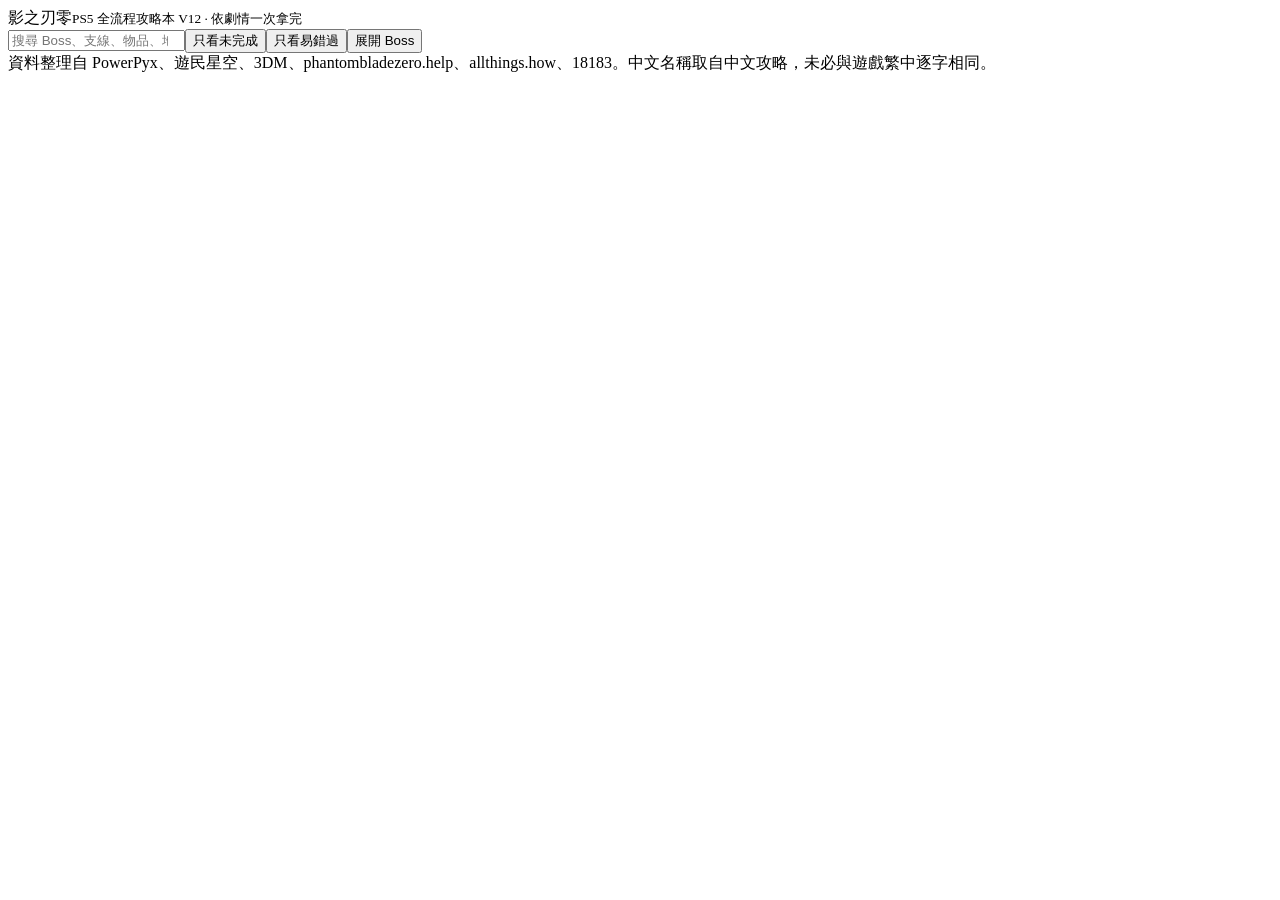
<file: app/index.html>
<!DOCTYPE html>
<html lang="zh-Hant"><head><meta charset="utf-8"/><meta name="viewport" content="width=device-width, initial-scale=1"/>
<title>影之刃零 全流程攻略本</title>
<style>/*APP_CSS*/</style>
</head><body>
<div class="app">
<aside class="sidebar"><div class="brand">影之刃零<small>PS5 全流程攻略本 V12 · 依劇情一次拿完</small></div><nav id="nav"></nav></aside>
<main><div class="wrap">
<div class="toolbar"><input id="q" type="search" placeholder="搜尋 Boss、支線、物品、地點（中／英）"/><button class="chip" id="fTodo">只看未完成</button><button class="chip" id="fMiss">只看易錯過</button><button class="chip" id="fOpen">展開 Boss</button></div>
<div id="view"></div>
<div class="footer">資料整理自 PowerPyx、遊民星空、3DM、phantombladezero.help、allthings.how、18183。中文名稱取自中文攻略，未必與遊戲繁中逐字相同。</div>
</div></main>
</div>
<script>window.GUIDE=/*GUIDE_JSON*/;</script>
<script>/*APP_JS*/</script>
</body></html>
</file>
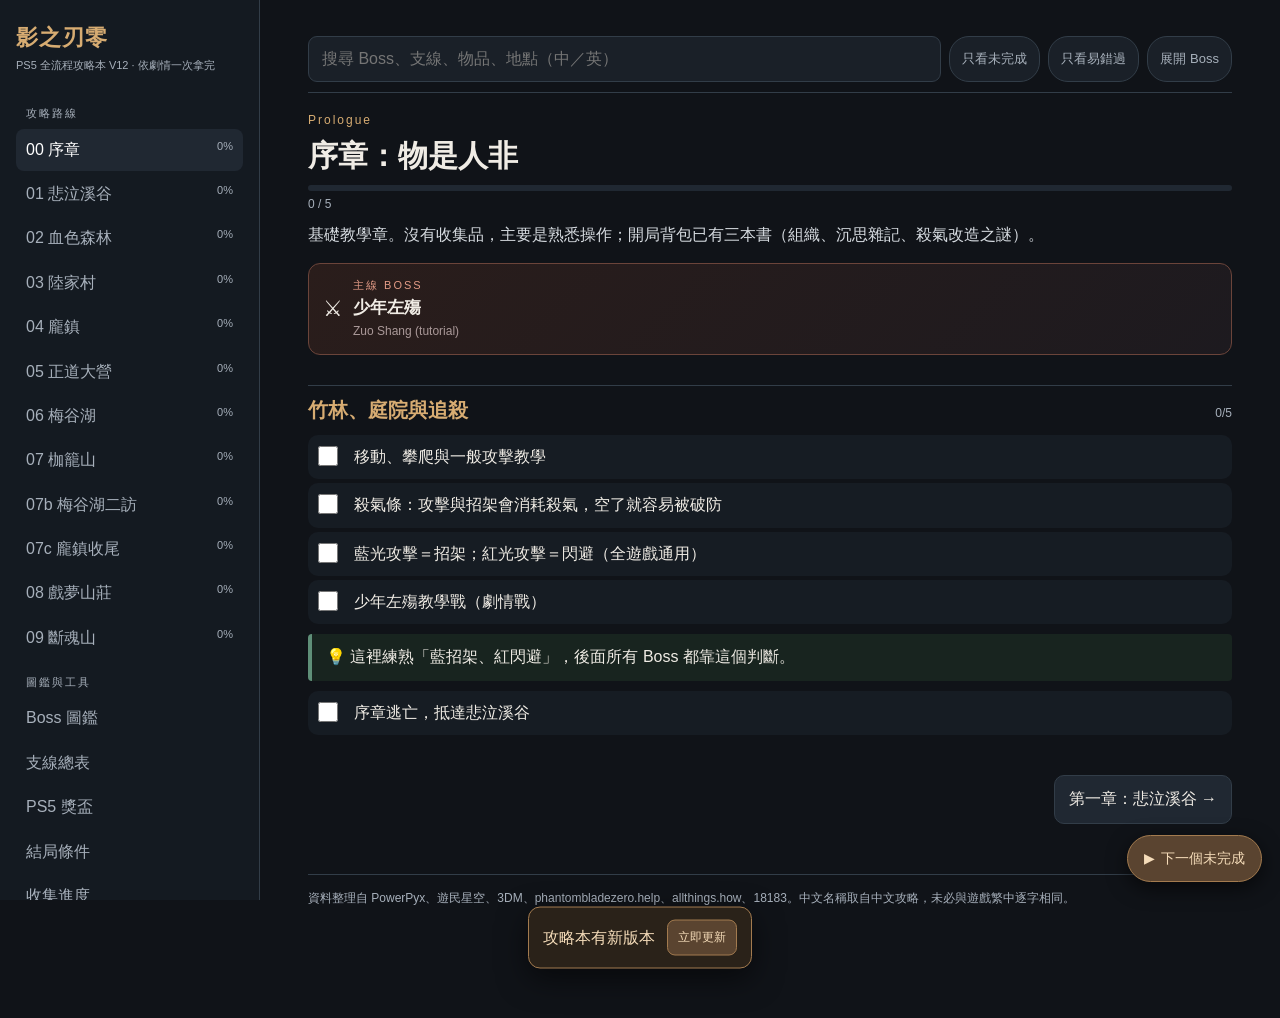
<file: docs/index.html>
<!DOCTYPE html>
<html lang="zh-Hant"><head><meta charset="utf-8"/><meta name="viewport" content="width=device-width, initial-scale=1, viewport-fit=cover"/>
<title>影之刃零 全流程攻略本</title>
<style>:root{--bg:#101318;--panel:#1a2028;--panel2:#202832;--fg:#f0ece5;--muted:#a7b0bb;--gold:#d7ac72;--line:#323d48;--red:#ef9a9a;--green:#92d3af;--blue:#8fb8e8;--boss:#c47a6a}
*{box-sizing:border-box}html{scroll-behavior:smooth;-webkit-text-size-adjust:100%}
body{margin:0;font-family:-apple-system,BlinkMacSystemFont,'PingFang TC','Noto Sans TC','Microsoft JhengHei',sans-serif;background:var(--bg);color:var(--fg);line-height:1.65}
button,input,select{font:inherit;color:inherit}a{color:#e5bb87}
.app{display:grid;grid-template-columns:260px minmax(0,1fr);min-height:100vh}
.sidebar{position:sticky;top:0;height:100vh;overflow-y:auto;background:#141a21;border-right:1px solid var(--line);padding:20px 16px}
.brand{font-size:22px;font-weight:800;letter-spacing:1px;color:var(--gold)}
.brand small{display:block;font-size:11px;font-weight:400;color:var(--muted);letter-spacing:0}
nav{margin-top:18px;display:grid;gap:2px}
nav .grp{font-size:11px;color:var(--muted);letter-spacing:2px;margin:12px 10px 4px}
nav button{background:transparent;border:0;text-align:left;cursor:pointer;padding:8px 10px;border-radius:8px;color:var(--muted);display:flex;justify-content:space-between;gap:8px}
nav button:hover,nav button.on{background:var(--panel2);color:#fff}
nav button .pc{font-size:11px;color:var(--muted);font-variant-numeric:tabular-nums}
nav button.done .pc{color:var(--green)}
main{min-width:0}
.wrap{max-width:980px;margin:auto;padding:26px 28px 90px}
.toolbar{display:flex;gap:8px;flex-wrap:wrap;margin-bottom:18px;position:sticky;top:0;z-index:20;background:var(--bg);padding:10px 0;border-bottom:1px solid var(--line)}
.toolbar input{flex:1;min-width:180px;background:var(--panel);border:1px solid var(--line);border-radius:9px;padding:9px 13px}
.chip{background:var(--panel);border:1px solid var(--line);border-radius:20px;padding:6px 12px;cursor:pointer;font-size:13px;color:var(--muted)}
.chip.on{background:#3a2e22;border-color:#a37b4f;color:#f5dcb9}
h1{font-size:30px;margin:6px 0 4px;line-height:1.25}
.kicker{color:var(--gold);letter-spacing:2px;font-size:12px}
.intro{color:#c9d0d6}
.bar{height:6px;background:var(--panel2);border-radius:4px;overflow:hidden;margin:10px 0 4px}.bar i{display:block;height:100%;background:linear-gradient(90deg,#9b7446,#d7ac72)}
.barlbl{font-size:12px;color:var(--muted)}
.seg{margin-top:30px}
.seg>h2{font-size:20px;color:var(--gold);margin:0 0 8px;padding-top:8px;border-top:1px solid var(--line);display:flex;justify-content:space-between;gap:10px;align-items:baseline}
.seg>h2 .pc{font-size:12px;color:var(--muted);font-weight:400}
.p{margin:8px 0;color:#d6dbe0}
.warn{border-left:4px solid #c78c65;background:#2b2321;padding:10px 14px;margin:10px 0;border-radius:4px}
.tip{border-left:4px solid #5f8f78;background:#18241f;padding:10px 14px;margin:10px 0;border-radius:4px}
.step,.pt{display:grid;grid-template-columns:28px minmax(0,1fr);gap:8px;align-items:start;padding:9px 10px;border-radius:10px;margin:4px 0}
.step{background:#161c23}
.pt{background:var(--panel);border:1px solid transparent}
.pt.miss{border-color:#6e4b3b}
.pt.ok,.step.ok{opacity:.45}
.pt.ok:hover,.step.ok:hover{opacity:.8}
input[type=checkbox]{width:20px;height:20px;margin:2px 0 0;accent-color:#c99a5f;cursor:pointer}
.pt .top{display:flex;flex-wrap:wrap;gap:6px;align-items:center}
.num{font-size:12px;color:var(--muted);font-variant-numeric:tabular-nums}
.ty{font-size:12px;padding:1px 8px;border-radius:6px;background:#2a333e;color:#d4dae0}
.ty.t-Boss,.ty.t-武器,.ty.t-影之武裝{background:#3b2a27;color:#f1c4b5}
.ty.t-鈴鐺{background:#2a3140;color:#c3d4f0}
.ty.t-記憶之花{background:#33283b;color:#e2c9f0}
.ty.t-支線{background:#2c3a2f;color:#bfe3c8}
.ty.t-寶藏,.ty.t-殺氣琥珀,.ty.t-黑石碎片{background:#3a3424;color:#eedca8}
.badge{font-size:11px;padding:1px 7px;border-radius:6px;border:1px solid}
.b-miss{border-color:#a3664b;color:#f0b495}.b-chest{border-color:#7d6a45;color:#e6cf9a}.b-q{border-color:#4c7a5d;color:#a9dcbb;cursor:pointer}
.nm{font-weight:600;color:#efe0c0}
.hint{color:#d6dbe0;margin-top:2px}
.en{font-size:12px;color:#8c96a1}
.en a{color:#8c96a1}
.boss{background:linear-gradient(135deg,#2a1d1b,#1d1a1f);border:1px solid #6b443a;border-radius:12px;margin:14px 0;overflow:hidden}
.boss summary{list-style:none;cursor:pointer;padding:12px 14px;display:flex;gap:10px;align-items:center}
.boss summary::-webkit-details-marker{display:none}
.boss .bt{font-size:11px;letter-spacing:2px;color:#e39b86}
.boss .bn{font-weight:800;font-size:17px}
.boss .be{font-size:12px;color:#a99}
.boss .bd{padding:0 14px 14px}
.boss ul{margin:6px 0;padding-left:20px}.boss li{margin:4px 0}
.boss .meta{font-size:13px;color:#d9c3b8}
.boss .src{font-size:12px}
.boss .todo{font-size:12px;color:#c9a28f;font-style:italic}
.card{background:var(--panel);border:1px solid var(--line);border-radius:12px;padding:14px 16px;margin:10px 0}
.card h3{margin:0 0 6px;font-size:17px}
.qcat{font-size:12px;color:var(--muted)}
.grid{display:grid;grid-template-columns:repeat(auto-fit,minmax(180px,1fr));gap:10px}
.stat{background:var(--panel);border:1px solid var(--line);border-radius:12px;padding:12px}
.stat b{display:block;font-size:22px;color:var(--gold)}
table{width:100%;border-collapse:collapse;font-size:14px}td,th{border-bottom:1px solid var(--line);padding:7px 6px;text-align:left;vertical-align:top}
.hidden{display:none!important}
.flash{animation:fl 1.6s ease}@keyframes fl{0%{background:#5a4430}100%{}}
.footer{margin-top:50px;font-size:12px;color:var(--muted);border-top:1px solid var(--line);padding-top:14px}
.navbtns{display:flex;justify-content:space-between;gap:10px;margin-top:40px}
.navbtns button{background:var(--panel2);border:1px solid var(--line);border-radius:10px;padding:10px 14px;cursor:pointer}
.res{padding:10px 12px;border-radius:9px;background:var(--panel);margin:6px 0;cursor:pointer}.res:hover{background:var(--panel2)}
.res small{color:var(--muted)}
.fab{position:fixed;right:18px;bottom:calc(18px + env(safe-area-inset-bottom,0px));z-index:60;background:#5a4430;border:1px solid #a37b4f;color:#f5dcb9;border-radius:28px;padding:11px 16px;font-size:14px;cursor:pointer;box-shadow:0 6px 20px #0009;display:flex;gap:6px;align-items:center}
.fab:hover{background:#6c5139}
.mini-toast{position:fixed;left:50%;top:20px;transform:translateX(-50%);background:#2a2219;border:1px solid #a37b4f;color:#f5dcb9;border-radius:10px;padding:10px 16px;z-index:99}
.wrap{padding-bottom:110px}
@media(max-width:950px){.fab span{display:none}.fab{padding:14px 16px;font-size:16px}}
@media print{.fab{display:none}}
@media(max-width:950px){.app{display:block}.sidebar{height:auto;overflow:visible}.wrap{padding:14px 16px 80px}h1{font-size:24px}nav .grp{display:none}.toolbar{position:static;border:0;padding:0}.chip{padding:5px 10px;font-size:12px}}
@media print{.sidebar,.toolbar,.navbtns{display:none}.app{display:block}.pt,.step{break-inside:avoid}body{background:#fff;color:#000}}
.badge.guess{border-color:#555;color:#9aa}
</style>
<meta name="theme-color" content="#141a21"/>
<meta name="description" content="影之刃零 PS5 全流程攻略：依劇情一次拿完，九區路線、收集、Boss 打法、白金獎盃，可離線閱讀"/>
<link rel="manifest" href="manifest.webmanifest"/>
<link rel="icon" href="icons/icon.svg" type="image/svg+xml"/>
<link rel="apple-touch-icon" href="icons/apple-touch-icon.png"/>
<meta name="apple-mobile-web-app-capable" content="yes"/>
<meta name="mobile-web-app-capable" content="yes"/>
<meta name="apple-mobile-web-app-status-bar-style" content="black-translucent"/>
<meta name="apple-mobile-web-app-title" content="影之刃零攻略"/>
<style id="pwa-css">/* ===== PWA 外殼樣式（由 build.py 注入） ===== */
:root{--sat:env(safe-area-inset-top,0px);--sab:env(safe-area-inset-bottom,0px)}
body{padding-bottom:var(--sab);-webkit-tap-highlight-color:transparent;overscroll-behavior-y:none}
.pwa-box{margin-top:18px;padding:12px;border:1px solid var(--line);border-radius:11px;background:#18202a;display:grid;gap:8px}
.pwa-box .pwa-ver{font-size:11px;color:var(--muted);line-height:1.5}
.pwa-box .pwa-row{display:flex;gap:6px;flex-wrap:wrap}
.pwa-btn{background:#303c49;border:1px solid #53606d;color:#fff;padding:7px 10px;border-radius:8px;cursor:pointer;font-size:12px}
.pwa-btn:hover{background:#485867}
.pwa-btn.gold{background:#5a4430;border-color:#a37b4f;color:#f5dcb9}
.pwa-net{display:inline-block;font-size:11px;padding:2px 8px;border-radius:20px;border:1px solid #3f6b55;color:var(--green)}
.pwa-net.off{border-color:#7e4a4a;color:var(--red)}
.pwa-toast{position:fixed;left:50%;bottom:calc(18px + var(--sab));transform:translateX(-50%) translateY(140%);z-index:9999;background:#2a2219;border:1px solid #a37b4f;color:#f5dcb9;border-radius:12px;padding:12px 14px;display:flex;gap:12px;align-items:center;box-shadow:0 10px 30px #0008;transition:transform .3s ease;max-width:calc(100vw - 32px);white-space:nowrap}
.pwa-toast.show{transform:translateX(-50%) translateY(0)}
.pwa-ios{font-size:12px;color:var(--muted);display:none}
@media(max-width:950px){
  .sidebar{position:sticky;top:0;z-index:50;padding:calc(10px + var(--sat)) 12px 8px;border-right:0;border-bottom:1px solid var(--line);background:#141a21f2;backdrop-filter:blur(8px)}
  .sidebar .brand{font-size:18px}
  .sidebar>.sub,.sidebar nav+.sub{display:none}
  .sidebar nav{display:flex!important;overflow-x:auto;gap:4px;margin-top:6px;scrollbar-width:none;-webkit-overflow-scrolling:touch}
  .sidebar nav::-webkit-scrollbar{display:none}
  .sidebar nav button{flex:0 0 auto;white-space:nowrap;padding:7px 11px;font-size:14px}
  .pwa-box{display:none}
  .sidebar.pwa-open .pwa-box{display:grid}
  .pwa-menu{display:inline-block!important}
  .hero{min-height:200px}
  .toolbar input{min-width:0;flex:1 1 100%}
  .toolbar button{flex:1 1 auto;padding:9px 12px}
}
.pwa-menu{display:none;float:right;background:transparent;border:1px solid var(--line);color:var(--muted);border-radius:8px;padding:3px 9px;cursor:pointer;font-size:13px}
@media print{.pwa-box,.pwa-toast,.pwa-menu{display:none!important}}
</style></head><body>
<div class="app">
<aside class="sidebar"><div class="brand">影之刃零<small>PS5 全流程攻略本 V12 · 依劇情一次拿完</small></div><nav id="nav"></nav></aside>
<main><div class="wrap">
<div class="toolbar"><input id="q" type="search" placeholder="搜尋 Boss、支線、物品、地點（中／英）"/><button class="chip" id="fTodo">只看未完成</button><button class="chip" id="fMiss">只看易錯過</button><button class="chip" id="fOpen">展開 Boss</button></div>
<div id="view"></div>
<div class="footer">資料整理自 PowerPyx、遊民星空、3DM、phantombladezero.help、allthings.how、18183。中文名稱取自中文攻略，未必與遊戲繁中逐字相同。</div>
</div></main>
</div>
<script>window.GUIDE={"chapters":[{"id":"ch00","title":"序章：物是人非","en":"Prologue","short":"序章","intro":[{"t":"p","s":"基礎教學章。沒有收集品，主要是熟悉操作；開局背包已有三本書（組織、沉思雜記、殺氣改造之謎）。"}],"segs":[{"title":"竹林、庭院與追殺","blocks":[{"t":"step","s":"移動、攀爬與一般攻擊教學","k":"v12:s:ch00:81f942"},{"t":"step","s":"殺氣條：攻擊與招架會消耗殺氣，空了就容易被破防","k":"v12:s:ch00:91336f"},{"t":"step","s":"藍光攻擊＝招架；紅光攻擊＝閃避（全遊戲通用）","k":"v12:s:ch00:0375af"},{"t":"step","s":"少年左殤教學戰（劇情戰）","k":"v12:s:ch00:6ca617"},{"t":"tip","s":"這裡練熟「藍招架、紅閃避」，後面所有 Boss 都靠這個判斷。"},{"t":"step","s":"序章逃亡，抵達悲泣溪谷","k":"v12:s:ch00:e177d2"}]}],"navTitle":"00 序章"},{"id":"ch01","title":"第一章：悲泣溪谷","en":"Weeping Creek Valley","short":"悲泣溪谷","intro":[{"t":"p","s":"主線：逆流而上、鋼鐵巨塔。這章會一口氣接 6 個支線，其中 4 個的截止點在下一章（血色森林）的荊野與白赤練，務必照順序做。"},{"t":"warn","s":"本章接的「見習醫師」在血色森林擊敗荊野時失敗；「清理門戶」「腐敗祕聞」在白赤練前要完成。"}],"segs":[{"title":"開端之地 → 聖母像裂縫 → 殘偶谷底","blocks":[{"t":"pts","r":"悲泣溪谷","a":1,"b":12},{"t":"tip","s":"練邪在溪谷驛站提供武器升級，有空先去認識。"}]},{"title":"殘鋼、驛站與斧老大彭猛","blocks":[{"t":"p","s":"驛站是本章的支線中樞：老弓手、鍛爐守衛、玉兒都在這裡，之後會多次回來交任務。"},{"t":"pts","r":"悲泣溪谷","a":13,"b":24}]},{"title":"斧老大關押處 → 溪谷平原 → 惡弓手營地","blocks":[{"t":"pts","r":"悲泣溪谷","a":25,"b":33},{"t":"warn","s":"#27 護石、#33 羽弓都是限時：拿到斷弦弓就立刻回驛站找老弓手修。"}]},{"title":"溪谷殺氣塔、新娘阿花與塔頂","blocks":[{"t":"pts","r":"悲泣溪谷","a":34,"b":40},{"t":"tip","s":"#38 的殺氣爐手柄用完要拿回來，#52 塔底還要用一次。"}]},{"title":"追命與鎖鐮回頭收","blocks":[{"t":"p","s":"拿到追命鎖鐮後可以鉤索，回頭把溪谷前段的高處補完。"},{"t":"pts","r":"悲泣溪谷","a":41,"b":55},{"t":"step","s":"第一龍柱挑戰（#46）打不過可以先留著，五根龍柱是真結局條件","k":"v12:s:ch01:8d7413"}]},{"title":"離開溪谷前檢查","blocks":[{"t":"step","s":"見習醫師已交（三種藥草→玉兒，領藥箱）","k":"v12:s:ch01:203c7c"},{"t":"step","s":"清理門戶：羽弓已拿","k":"v12:s:ch01:8dbfb8"},{"t":"step","s":"腐敗祕聞：三名敵人已清並回報","k":"v12:s:ch01:6c7b03"},{"t":"step","s":"血肉花已交玉兒","k":"v12:s:ch01:fe6e3d"},{"t":"step","s":"四凶斧已收第一到第五卷","k":"v12:s:ch01:ecc735"},{"t":"tip","s":"紅房子（#54–55）首訪進不去，等枷籠山拿到傀儡之舌再回來。"}]}],"navTitle":"01 悲泣溪谷"},{"id":"ch02","title":"第二章：血色森林","en":"Crimson Forest","short":"血色森林","intro":[{"t":"p","s":"主線：林中血，鏡中蛇。飛賊營地有 4 個限時支線，全部要在章末白赤練前結算。"},{"t":"warn","s":"荊野（#21）前必須已交完溪谷「見習醫師」。"},{"t":"warn","s":"白赤練（#63）前：清理門戶、腐敗祕聞、盜亦有道、救死扶傷都要完成，白山秘聞要先接。"}],"segs":[{"title":"大橋、花千笑、妙手小張與荊野","blocks":[{"t":"pts","r":"血色森林","a":1,"b":22},{"t":"tip","s":"先把妙手小張的籠子放下（#13），之後他會在營地開店並給寶藏任務。"}]},{"title":"飛賊營地：四傷者、密室與三寶","blocks":[{"t":"pts","r":"血色森林","a":23,"b":42},{"t":"tip","s":"飛賊問答答案：地主玉帶 → 蝴蝶 → 信未寫明命運。"}]},{"title":"鏡林、榕樹與白赤練","blocks":[{"t":"pts","r":"血色森林","a":43,"b":64},{"t":"tip","s":"收齊 6 朵虛空記憶之花，白赤練二階段弦音會助戰。"},{"t":"tip","s":"鏡林龍柱（#49）難度高，可先記著。"}]},{"title":"離開森林前檢查","blocks":[{"t":"step","s":"四個限時支線都已交付","k":"v12:s:ch02:a52cb6"},{"t":"step","s":"妙手小張三寶已交","k":"v12:s:ch02:c31264"},{"t":"step","s":"白山秘聞已接、旅舍密室已對話","k":"v12:s:ch02:9a92f0"}]}],"navTitle":"02 血色森林"},{"id":"ch03","title":"第三章：陸家村","en":"Village of Lu","short":"陸家村","intro":[{"t":"p","s":"主線：失心村。敵人多是人偶，流血武器（殘鋼刃、亡命斬馬刀）效果差，改用破防或鈍器系。"},{"t":"tip","s":"珍妖在陸家村入口附近，可升級飾品。"}],"segs":[{"title":"村口、老根頭、蘭家大少與三人偶","blocks":[{"t":"pts","r":"陸家村","a":1,"b":19},{"t":"tip","s":"拙壁戰後拿到堡壘盾，可以穿箭陣——本章結束後回血色森林用。"}]},{"title":"幽藍螢火之廟、大廊橋、黑蛇屋與受傷飛賊","blocks":[{"t":"pts","r":"陸家村","a":20,"b":41},{"t":"warn","s":"#41 受傷飛賊：之後要拿血色森林的飛賊手冊來交，拖太久他可能死亡。"}]},{"title":"苦葉寺、機關巨像與倖存者庭院","blocks":[{"t":"pts","r":"陸家村","a":42,"b":59},{"t":"warn","s":"#53 念珠交莊嚴僧時選「不相信」。"}]},{"title":"傀儡坑、玉瓚、沐小葵與碼頭","blocks":[{"t":"pts","r":"陸家村","a":60,"b":70},{"t":"warn","s":"搭升降梯打沐小葵前，五條緞帶要收齊（大小姐／少主）；戰後碼頭 #69–70 要立刻拿，離開就回不去。"}]},{"title":"走私隧道","blocks":[{"t":"pts","r":"陸家村","a":71,"b":73}]},{"title":"回訪：悲泣溪谷與血色森林（進龐鎮前）","blocks":[{"t":"p","s":"現在有堡壘盾，也開啟了「一個不留」，回去補四處："},{"t":"pts","r":"悲泣溪谷","a":56,"b":57},{"t":"pts","r":"血色森林","a":65,"b":68},{"t":"step","s":"飛賊手冊（森林 #68）交陸家村受傷飛賊","k":"v12:s:ch03:a72f12"},{"t":"step","s":"念珠（溪谷 #56）交莊嚴僧，選「不相信」","k":"v12:s:ch03:fbafcd"}]}],"navTitle":"03 陸家村"},{"id":"ch04","title":"第四章：龐鎮","en":"Pangzhen","short":"龐鎮","intro":[{"t":"p","s":"主線：死鎮、心之蹤跡、四大蛇屋。全遊戲最大的區域（108 點），幻鬼酒館是支線中樞。"},{"t":"tip","s":"幻鬼（幻鬼酒館）可替武器鑄魂：每把一次，5,000 意識塵埃＋材料。"},{"t":"tip","s":"建議順序：先打水行幫主游龍拿游龍頭，再打舞獅尊主；先拿避火符、避雷符。"}],"segs":[{"title":"秘密卸貨處 → 景煬軒 → 市集與八卦閣","blocks":[{"t":"pts","r":"龐鎮","a":1,"b":17}]},{"title":"斬騎、幻鬼酒館、天香閣與黃府","blocks":[{"t":"pts","r":"龐鎮","a":18,"b":31}]},{"title":"鎮南水塘 → 後街 → 骨婉約與三船殉難井底","blocks":[{"t":"pts","r":"龐鎮","a":32,"b":50}]},{"title":"青蛇屋 → 游龍 → 舞獅館 → 炎鬃","blocks":[{"t":"pts","r":"龐鎮","a":51,"b":79},{"t":"warn","s":"#70 祝福玉佩：需要溪谷的血肉花，打下一個 Boss 前處理。"}]},{"title":"後山涼亭 → 老根頭家 → 龐鎮船塢","blocks":[{"t":"pts","r":"龐鎮","a":80,"b":96},{"t":"step","s":"老根頭的舊木梳（#85）帶回陸家村交付「歸途」","k":"v12:s:ch04:d3289f"}]},{"title":"回訪：陸家村（炎鬃）","blocks":[{"t":"pts","r":"陸家村","a":74,"b":74},{"t":"warn","s":"不要從青蛇屋往戲夢山莊走：在青蛇屋鈴鐺附近選「決意繼續前進！」會讓血色森林冰雪化並永久關閉 5 個鈴鐺。先去正道大營、梅谷湖、枷籠山。"}]}],"navTitle":"04 龐鎮"},{"id":"ch05","title":"第五章：正道大營","en":"Mandate Encampment","short":"正道大營","intro":[],"segs":[{"title":"夕陽小徑 → 峭壁棧道 → 亂葬崗","blocks":[{"t":"pts","r":"正道大營","a":1,"b":14}]},{"title":"衣冠塚、戰場遺跡與萬鈞","blocks":[{"t":"pts","r":"正道大營","a":15,"b":24}]},{"title":"鴿舍 → 三高塔 → 紅衣女劍客與七星劍陣","blocks":[{"t":"pts","r":"正道大營","a":25,"b":35},{"t":"warn","s":"第一次遇到紅衣女劍客不要殺（魔教之女）。"}]},{"title":"暫回龐鎮：不滅俠膽","blocks":[{"t":"p","s":"七星劍陣後回幻鬼酒館找紫衣狼首領拿「破碎英雄勇氣」，順手收龐鎮兩朵異變 NPC 記憶之花："},{"t":"pts","r":"龐鎮","a":97,"b":98},{"t":"tip","s":"異變 NPC 的記憶之花掉落偶有異常，打之前先手動存檔。"}]},{"title":"白山派的覆滅之路 → 烏冷霜","blocks":[{"t":"pts","r":"正道大營","a":36,"b":47},{"t":"warn","s":"擊敗烏冷霜後先上樓調查花田屍體（白山秘聞），才可以打校場玉璧。"}]},{"title":"瀑布後方 → 校場玉璧","blocks":[{"t":"pts","r":"正道大營","a":48,"b":59}]},{"title":"回訪：陸家村（長柄金瓜）","blocks":[{"t":"pts","r":"陸家村","a":75,"b":75}]}],"navTitle":"05 正道大營"},{"id":"ch06","title":"第六章：梅谷湖","en":"Meigu Lake","short":"梅谷湖","intro":[{"t":"p","s":"主線章節的水域大地圖，靠船移動。"},{"t":"warn","s":"去冰湖前先完成「歸途」，否則老根頭不出現（#63、#65–66 錯過）。"}],"segs":[{"title":"殺氣塔、歌坊與船行","blocks":[{"t":"pts","r":"梅谷湖","a":1,"b":24},{"t":"tip","s":"煙千歲（#18）給琵琶弦：三件琵琶零件湊齊就回龐鎮幻鬼酒館修復，進枷籠山必需。"}]},{"title":"湖中諸島、龍柱與白蛇屋","blocks":[{"t":"pts","r":"梅谷湖","a":25,"b":62}]},{"title":"冰湖老根頭與枷籠山入口","blocks":[{"t":"pts","r":"梅谷湖","a":63,"b":70},{"t":"step","s":"幻術琵琶已修好，再觸碰泣聲傳來的霧門","k":"v12:s:ch06:91ec84"}]}],"navTitle":"06 梅谷湖"},{"id":"ch07","title":"第七章：枷籠山","en":"Mountain of Imprisonment","short":"枷籠山","intro":[{"t":"p","s":"普通結局可以不來，但真結局必須來（傀儡之舌、崑崙線、水晶人偶眼珠）。"}],"segs":[{"title":"甦醒、鐵殺與囚籠洞口","blocks":[{"t":"pts","r":"枷籠山","a":1,"b":10}]},{"title":"救人、橫刀與畢峰","blocks":[{"t":"pts","r":"枷籠山","a":11,"b":17}]},{"title":"贖罪名單、小翠與盧三千","blocks":[{"t":"pts","r":"枷籠山","a":18,"b":30},{"t":"warn","s":"贖罪名單：一定選「這不能洗清你的罪孽」，之後馬上和鐵面人身後的傀儡說話接白雪兒。"},{"t":"warn","s":"小翠第三次救援要當場交無根露。"}]},{"title":"仕女祠、玉面郎君與荒行子","blocks":[{"t":"pts","r":"枷籠山","a":31,"b":37}]},{"title":"飛天血滴子回訪","blocks":[{"t":"pts","r":"枷籠山","a":38,"b":38},{"t":"pts","r":"正道大營","a":60,"b":60}]},{"title":"回訪：悲泣溪谷紅房子（傀儡之舌）","blocks":[{"t":"pts","r":"悲泣溪谷","a":58,"b":60}]}],"navTitle":"07 枷籠山"},{"id":"ch07b","title":"第七章後：梅谷湖二訪","en":"Meigu Lake (second visit)","short":"梅谷湖二訪","intro":[{"t":"p","s":"穿過護法四像鏡進入幻術師遺址。這段完成後才算處理完「湖心秘密」。"},{"t":"pts","r":"梅谷湖","a":71,"b":98},{"t":"tip","s":"#97 需要陰、陽兩顆傀儡眼（溪谷紅房子、枷籠山）。"}],"segs":[],"navTitle":"07b 梅谷湖二訪"},{"id":"ch07c","title":"進戲夢山莊前：龐鎮收尾","en":"Pangzhen wrap-up","short":"龐鎮收尾","intro":[{"t":"pts","r":"龐鎮","a":99,"b":108}],"segs":[{"title":"真結局第一截止點","blocks":[{"t":"p","s":"進戲夢山莊前，這 10 個迷局任務要全部完成："},{"t":"step","s":"溪谷深處","k":"v12:s:ch07c:cd4ae1"},{"t":"step","s":"虛空幻象","k":"v12:s:ch07c:933031"},{"t":"step","s":"機關船","k":"v12:s:ch07c:282e98"},{"t":"step","s":"浮華引","k":"v12:s:ch07c:e33bf4"},{"t":"step","s":"幻術琵琶","k":"v12:s:ch07c:ea3f88"},{"t":"step","s":"崑崙三傑","k":"v12:s:ch07c:256a6f"},{"t":"step","s":"泣聲何來","k":"v12:s:ch07c:2c672d"},{"t":"step","s":"夢差幻境","k":"v12:s:ch07c:064323"},{"t":"step","s":"紅房子","k":"v12:s:ch07c:3174f2"},{"t":"step","s":"湖心秘密","k":"v12:s:ch07c:621adf"},{"t":"step","s":"妙手小張各藏身處已找過（戲夢山莊 #14 結算用）","k":"v12:s:ch07c:6aa947"},{"t":"warn","s":"遊戲在青蛇屋往戲夢山莊時會給警告。建議在這裡另存一個存檔。"}]}],"navTitle":"07c 龐鎮收尾"},{"id":"ch08","title":"第八章：戲夢山莊","en":"Mirage Estate","short":"戲夢山莊","intro":[{"t":"p","s":"主線：破局。進來後血色森林變冰雪，先回去收。"}],"segs":[{"title":"山莊入口","blocks":[{"t":"pts","r":"戲夢山莊","a":1,"b":1}]},{"title":"回訪：冰雪血色森林","blocks":[{"t":"p","s":"四座鈴鐺要重新開啟，殺氣塔有隔絕楔子第三次交付和兩個新支線。"},{"t":"pts","r":"血色森林","a":69,"b":90},{"t":"warn","s":"#88 混沌魔偶玉琮：最後一擊要用已鑄魂成「熾焰之刃」的血色長兵器。"}]},{"title":"山莊後門 → 儺面祭台 → 戲園入口","blocks":[{"t":"pts","r":"戲夢山莊","a":2,"b":15}]},{"title":"校場、玉鼎與戲園演出","blocks":[{"t":"pts","r":"戲夢山莊","a":16,"b":29}]},{"title":"囚鋒、第五龍柱與儺面碎片","blocks":[{"t":"pts","r":"戲夢山莊","a":30,"b":44},{"t":"warn","s":"血脈覺醒：五根龍柱全部完成才會結算（真結局最後一項前置）。"}]},{"title":"冷荼書房、雷當與虎炮","blocks":[{"t":"pts","r":"戲夢山莊","a":45,"b":55}]},{"title":"回訪：虎炮炸牆（四處）","blocks":[{"t":"pts","r":"悲泣溪谷","a":61,"b":61},{"t":"pts","r":"血色森林","a":91,"b":91},{"t":"pts","r":"陸家村","a":76,"b":76},{"t":"pts","r":"梅谷湖","a":99,"b":99}]},{"title":"進斷魂山","blocks":[{"t":"pts","r":"戲夢山莊","a":56,"b":56},{"t":"warn","s":"從靈堂附近破牆前進就回不了其他區域。先完成所有回訪、真結局支線並存檔。"}]}],"navTitle":"08 戲夢山莊"},{"id":"ch09","title":"終章：斷魂山","en":"Mount Soulrend","short":"斷魂山","intro":[{"t":"p","s":"主線：斷魂。"}],"segs":[{"title":"山神廟 → 銀之道 → 最後的正道營地","blocks":[{"t":"pts","r":"斷魂山","a":1,"b":7}]},{"title":"霜崖洞窟、力者和鋸者","blocks":[{"t":"pts","r":"斷魂山","a":8,"b":15},{"t":"warn","s":"雙 Boss 前完成「小翠」。"}]},{"title":"最後的挽回之地","blocks":[{"t":"pts","r":"斷魂山","a":16,"b":17},{"t":"warn","s":"「最後的挽回之地」鈴鐺之後鎖定結局路線，務必在此手動存檔。"}]},{"title":"冷荼、夢華與結局","blocks":[{"t":"pts","r":"斷魂山","a":18,"b":23},{"t":"tip","s":"結局條件中英文來源說法不同，詳見「結局」頁。"}]}],"navTitle":"09 斷魂山"}],"points":{"悲泣溪谷":{"key":"valley","points":[{"n":1,"type":"鈴鐺","zh":"開端之地","en":"Bell (The Beginning)","hint":"序章結束後自動解鎖起點鈴鐺。","link":"https://www.powerpyx.com/phantom-blade-zero-weeping-creek-valley-collectible-locations/#:~:text=%231%20%E2%80%93%20Bell"},{"n":2,"type":"鈴鐺","zh":"聖母像裂縫","en":"Bell (The Lady’s Rift)","hint":"由腳手架右側梯子下降，找到「聖母像裂縫」鈴鐺。","link":"https://www.powerpyx.com/phantom-blade-zero-weeping-creek-valley-collectible-locations/#:~:text=%232%20%E2%80%93%20Bell"},{"n":3,"type":"支線","zh":"三面混沌","en":"Triple Threat (Tale)","hint":"在聖母像裂縫鈴鐺旁調查雕像，接取「三面混沌」。首訪先接，不必現在打高難度首領。","link":"https://www.powerpyx.com/phantom-blade-zero-weeping-creek-valley-collectible-locations/#:~:text=%233%20%E2%80%93%20Triple"},{"n":4,"type":"飾品","zh":"獵人洞察","en":"Hunter’s Insight (Accessory)","hint":"從聖母像裂縫返回梯子上方，越過鎖鏈，擊敗鎖鏈後敵人取得飾品。","fight":true,"link":"https://www.powerpyx.com/phantom-blade-zero-weeping-creek-valley-collectible-locations/#:~:text=%234%20%E2%80%93%20Hunter%E2%80%99s"},{"n":5,"type":"支線","zh":"血肉花","en":"Flesh Lily (Tales)","hint":"與玉兒交談自動接取血肉花支線；後續要把雙生血肉花交給她。","link":"https://www.powerpyx.com/phantom-blade-zero-weeping-creek-valley-collectible-locations/#:~:text=%235%20%E2%80%93%20Flesh"},{"n":6,"type":"武器","zh":"黑傷雙刃","en":"Sanguine Twin (Weapon)","hint":"越過玉兒後，於瀑布旁取得血色雙刃。","link":"https://www.powerpyx.com/phantom-blade-zero-weeping-creek-valley-collectible-locations/#:~:text=%236%20%E2%80%93%20Sanguine"},{"n":7,"type":"鈴鐺","zh":"初見玉兒處","en":"Bell (First Meeting with Yu’er)","hint":"由瀑布旁梯子向上，開啟初見玉兒處鈴鐺。","link":"https://www.powerpyx.com/phantom-blade-zero-weeping-creek-valley-collectible-locations/#:~:text=%237%20%E2%80%93%20Bell"},{"n":8,"type":"飾品","zh":"筋力綁帶","en":"Battle Wraps (Accessory)","hint":"初見玉兒處鈴鐺越橋，擊敗正在交戰的持大劍敵人獲取綁帶。","fight":true,"link":"https://www.powerpyx.com/phantom-blade-zero-weeping-creek-valley-collectible-locations/#:~:text=%238%20%E2%80%93%20Battle"},{"n":9,"type":"鈴鐺","zh":"紅絲線障壁","en":"Bell (Red Thread Barrier)","hint":"靠近巨大紅線屏障，於旁邊小平台開鈴鐺。","link":"https://www.powerpyx.com/phantom-blade-zero-weeping-creek-valley-collectible-locations/#:~:text=%239%20%E2%80%93%20Bell"},{"n":10,"type":"鈴鐺","zh":"殘偶谷底","en":"Bell (Broken Puppet Valley)","hint":"繼續前往屋舍附近小空地，開啟殘偶谷底鈴鐺。","link":"https://www.powerpyx.com/phantom-blade-zero-weeping-creek-valley-collectible-locations/#:~:text=%2310%20%E2%80%93%20Bell"},{"n":11,"type":"支線","zh":"四凶斧第一卷","en":"Four Fierce Axes (Tales)","hint":"撿取殘偶谷底鈴鐺旁樹下書籍接四凶斧，再到屋內左側房間拿第一份線索。","link":"https://www.powerpyx.com/phantom-blade-zero-weeping-creek-valley-collectible-locations/#:~:text=%2311%20%E2%80%93%20Four","audited":"MINOR"},{"n":12,"type":"殺氣琥珀","zh":"殺氣琥珀①","en":"Sha-Chi Amber Fragment","hint":"打倒維持紅線屏障的敵人，開啟其旁寶箱領取殺氣琥珀。","chest":true,"link":"https://www.powerpyx.com/phantom-blade-zero-weeping-creek-valley-collectible-locations/#:~:text=%2312%20%E2%80%93%20Sha-Chi"},{"n":13,"type":"Boss","zh":"殘鋼／殘鋼刃","en":"Jagged Steel (Weapon)","hint":"主線擊敗狂暴巨漢（The Frenzied Brute），獲得其武器。","fight":true,"link":"https://www.powerpyx.com/phantom-blade-zero-weeping-creek-valley-collectible-locations/#:~:text=%2313%20%E2%80%93%20Jagged"},{"n":14,"type":"鈴鐺","zh":"鏽刃涼亭","en":"Bell (Rustblade Pavilion)","hint":"在狂暴巨漢戰鬥區旁啟動鏽刃亭鈴鐺。","link":"https://www.powerpyx.com/phantom-blade-zero-weeping-creek-valley-collectible-locations/#:~:text=%2314%20%E2%80%93%20Bell"},{"n":15,"type":"殺氣琥珀","zh":"殺氣琥珀②","en":"Sha-Chi Amber Fragment","hint":"自鏽刃亭上階梯、翻牆；箱堆突襲的敵人掉落殺氣琥珀。","link":"https://www.powerpyx.com/phantom-blade-zero-weeping-creek-valley-collectible-locations/#:~:text=%2315%20%E2%80%93%20Sha-Chi"},{"n":16,"type":"鈴鐺","zh":"驛站前小院","en":"Bell (Outpost Courtyard)","hint":"穿過有敵人把守的草地區，啟動驛站前小院鈴鐺；由鈴鐺處跳下到敵人所在區域，右側建築內有四凶斧第二線索。","link":"https://www.powerpyx.com/phantom-blade-zero-weeping-creek-valley-collectible-locations/#:~:text=%2316%20%E2%80%93%20Bell","audited":"MINOR"},{"n":17,"type":"支線","zh":"老弓手委託","en":"Purge the Sect (Tales)","hint":"【限時】到驛站屋頂找沉思老弓手接「清理門戶」，要在血色森林白赤練前完成。","miss":true,"link":"https://www.powerpyx.com/phantom-blade-zero-weeping-creek-valley-collectible-locations/#:~:text=%2317%20%E2%80%93%20Purge"},{"n":18,"type":"武器","zh":"長形黑傷","en":"Sanguine Reach (Weapon)","hint":"驛站鐵匠 NPC（Forge）正後方的武器架上取得長形黑傷。","link":"https://www.powerpyx.com/phantom-blade-zero-weeping-creek-valley-collectible-locations/#:~:text=%2318%20%E2%80%93%20Sanguine","audited":"MINOR"},{"n":19,"type":"支線","zh":"驛站隱情","en":"Festering Secrets (Tales)","hint":"【限時】先與驛站鐵匠 NPC（Forge）對話，再走近附近守衛即自動接取「腐敗祕聞」；擊敗血色森林區域最終 Boss（白赤練）前要完成。","miss":true,"link":"https://www.powerpyx.com/phantom-blade-zero-weeping-creek-valley-collectible-locations/#:~:text=%2319%20%E2%80%93%20Festering","audited":"WRONG"},{"n":20,"type":"鈴鐺","zh":"驛站","en":"Bell (Outpost)","hint":"驛站鈴鐺就在鐵匠 NPC（Forge）正旁邊，之後要多次回來交任務。","link":"https://www.powerpyx.com/phantom-blade-zero-weeping-creek-valley-collectible-locations/#:~:text=%2320%20%E2%80%93%20Bell","audited":"MINOR"},{"n":21,"type":"道具","zh":"黑石①、牢房鑰匙","en":"Blackstone Fragment","hint":"從驛站鈴鐺直行上樓，到小庭院屍體取得牢房鑰匙；回驛站入口下坡洞穴開牢門拿黑石。","link":"https://www.powerpyx.com/phantom-blade-zero-weeping-creek-valley-collectible-locations/#:~:text=%2321%20%E2%80%93%20Blackstone"},{"n":22,"type":"Boss","zh":"斧老大彭猛／巨凶斧","en":"Dread Axe (Phantom Edge)","hint":"擊敗斧老大彭猛，取得巨凶斧；之後可用其破壞障礙。","fight":true,"link":"https://www.powerpyx.com/phantom-blade-zero-weeping-creek-valley-collectible-locations/#:~:text=%2322%20%E2%80%93%20Dread"},{"n":23,"type":"鈴鐺","zh":"斧老大斬落處","en":"Bell (The Axemaster’s Fall)","hint":"在彭猛戰鬥場地中央啟動斧老大斬落處鈴鐺。","link":"https://www.powerpyx.com/phantom-blade-zero-weeping-creek-valley-collectible-locations/#:~:text=%2323%20%E2%80%93%20Bell"},{"n":24,"type":"殺氣琥珀","zh":"殺氣琥珀③","en":"Sha-Chi Amber Fragment","hint":"從驛站鈴鐺破壞近旁柵欄，上階梯進屋清掉敵人取得琥珀；本段三名指定敵人打完後回報隊長。","link":"https://www.powerpyx.com/phantom-blade-zero-weeping-creek-valley-collectible-locations/#:~:text=%2324%20%E2%80%93%20Sha-Chi"},{"n":25,"type":"支線","zh":"見習醫師","en":"Apprentice Healer (Tales)","hint":"【限時】與驛站鈴鐺旁玉兒談採藥，接「見習醫師」；一定在血色森林荊野前交三種藥草。","miss":true,"link":"https://www.powerpyx.com/phantom-blade-zero-weeping-creek-valley-collectible-locations/#:~:text=%2325%20%E2%80%93%20Apprentice"},{"n":26,"type":"鈴鐺","zh":"斧老大關押處","en":"Bell (The Axemaster’s Holding Cell)","hint":"追命過場後在斧主囚室中央啟動鈴鐺；左側桌上有四凶斧第三線索。","link":"https://www.powerpyx.com/phantom-blade-zero-weeping-creek-valley-collectible-locations/#:~:text=%2326%20%E2%80%93%20Bell"},{"n":27,"type":"飾品","zh":"護石","en":"Boulderguard (Accessory)","hint":"【限時】擊敗白赤練前，先回驛站鈴鐺，進入沉思老弓手右側的建築，與箱子後方的 NPC 對話，直到他提到「馬廄旁墳墓」；再從斧老大關押處鈴鐺沿通道前進，調查墳墓取得護石。","miss":true,"link":"https://www.powerpyx.com/phantom-blade-zero-weeping-creek-valley-collectible-locations/#:~:text=%2327%20%E2%80%93%20Boulderguard","audited":"MINOR"},{"n":28,"type":"秘藥","zh":"專注藥丸","en":"Focus Pill (Medicine)","hint":"由囚室離開走左岔路，破壞柵欄後開寶箱拿專注藥；回橋下河道拾取止血藤。","chest":true,"link":"https://www.powerpyx.com/phantom-blade-zero-weeping-creek-valley-collectible-locations/#:~:text=%2328%20%E2%80%93%20Focus"},{"n":29,"type":"鈴鐺","zh":"溪谷平原入口","en":"Bell (Creek Valley Plains Entrance)","hint":"過橋、小門旁開溪谷平原入口鈴鐺。","link":"https://www.powerpyx.com/phantom-blade-zero-weeping-creek-valley-collectible-locations/#:~:text=%2329%20%E2%80%93%20Bell"},{"n":30,"type":"黑石碎片","zh":"黑石②、斷弦弓","en":"Blackstone Fragment / Broken-String Bow (Key item)","hint":"從溪谷平原入口鈴鐺上坡進入弓手營地，擊敗散布在營地各處的所有弓手，取得黑石碎片及斷弦弓。","link":"https://www.powerpyx.com/phantom-blade-zero-weeping-creek-valley-collectible-locations/#:~:text=%2330%20%E2%80%93%20Blackstone","audited":"MINOR"},{"n":31,"type":"飾品","zh":"追獵信物","en":"Token of Pursuit (Accessory)","hint":"在弓手營地附近箱子領取追獵信物。","chest":true,"link":"https://www.powerpyx.com/phantom-blade-zero-weeping-creek-valley-collectible-locations/#:~:text=%2331%20%E2%80%93%20Token"},{"n":32,"type":"鈴鐺","zh":"惡弓手營地","en":"Bell (Ruthless Archer Camp)","hint":"從前項往上階梯啟動惡弓手營地鈴鐺。","link":"https://www.powerpyx.com/phantom-blade-zero-weeping-creek-valley-collectible-locations/#:~:text=%2332%20%E2%80%93%20Bell"},{"n":33,"type":"影之武裝","zh":"羽弓","en":"Feather Bow (Phantom Edge)","hint":"【限時】立刻帶斷弦弓回驛站找老弓手修復，拿羽弓影之武裝；白赤練前完成。","miss":true,"link":"https://www.powerpyx.com/phantom-blade-zero-weeping-creek-valley-collectible-locations/#:~:text=%2333%20%E2%80%93%20Feather"},{"n":34,"type":"鈴鐺","zh":"溪谷殺氣塔一層","en":"Bell (Valley Sha-Chi Tower 1st Floor)","hint":"從弓手營地越過大型木橋並上階梯，啟動溪谷殺氣塔一層鈴鐺。","link":"https://www.powerpyx.com/phantom-blade-zero-weeping-creek-valley-collectible-locations/#:~:text=%2334%20%E2%80%93%20Bell"},{"n":35,"type":"Boss","zh":"新娘阿花／紅妝鬼斬","en":"Scarlet Wraithblade (Weapon)","hint":"自殺氣塔一樓繞到右後方洞口，沿木坡滑下，走左路到盡頭打倒新娘阿花，獲得紅妝鬼斬。","fight":true,"link":"https://www.powerpyx.com/phantom-blade-zero-weeping-creek-valley-collectible-locations/#:~:text=%2335%20%E2%80%93%20Scarlet"},{"n":36,"type":"鈴鐺","zh":"血肉花田","en":"Bell (Flesh Lily Fields)","hint":"在阿花戰鬥場開啟花田鈴鐺；祭壇旁拾取雙生血肉花，盡快回驛站交給玉兒。","link":"https://www.powerpyx.com/phantom-blade-zero-weeping-creek-valley-collectible-locations/#:~:text=%2336%20%E2%80%93%20Bell"},{"n":37,"type":"鈴鐺","zh":"溪谷殺氣塔頂","en":"Bell (Valley Sha-Chi Tower Summit)","hint":"返回溪谷殺氣塔一層，入塔上階梯，啟動溪谷殺氣塔頂鈴鐺。","link":"https://www.powerpyx.com/phantom-blade-zero-weeping-creek-valley-collectible-locations/#:~:text=%2337%20%E2%80%93%20Bell"},{"n":38,"type":"支線","zh":"隔絕楔子第一階段","en":"A Severed Mindseal (Tales)","hint":"與塔頂影衛談話接隔絕楔子；上屋頂、下左梯擊敗敵人取殺氣爐手柄，回一樓啟動殺氣爐取原初石；記得把手柄拿回，再交石給影衛。","link":"https://www.powerpyx.com/phantom-blade-zero-weeping-creek-valley-collectible-locations/#:~:text=%2338%20%E2%80%93%20A"},{"n":39,"type":"鈴鐺","zh":"瀑布吊橋","en":"Bell (Waterfall Bridge)","hint":"由塔頂往更高處攀爬，落入橋區後啟動瀑布橋鈴鐺。","link":"https://www.powerpyx.com/phantom-blade-zero-weeping-creek-valley-collectible-locations/#:~:text=%2339%20%E2%80%93%20Bell"},{"n":40,"type":"鈴鐺","zh":"大瀑布","en":"Bell (Great Waterfall)","hint":"越過瀑布橋、沿主路前進啟動大瀑布鈴鐺。","link":"https://www.powerpyx.com/phantom-blade-zero-weeping-creek-valley-collectible-locations/#:~:text=%2340%20%E2%80%93%20Bell"},{"n":41,"type":"Boss","zh":"追命／追命鎖鐮","en":"Hunter’s Chain Sickle (Phantom Edge)","hint":"主線擊敗追命，取得追命鎖鐮，解鎖鉤索路線。","fight":true,"link":"https://www.powerpyx.com/phantom-blade-zero-weeping-creek-valley-collectible-locations/#:~:text=%2341%20%E2%80%93%20Hunter%E2%80%99s"},{"n":42,"type":"飾品","zh":"凌然吊墜","en":"Lingran’s Pendant (Accessory)","hint":"傳回起點鈴鐺，往序章起始方向退回，使用鎖鐮鉤到高平台開寶箱取飾品。","chest":true,"link":"https://www.powerpyx.com/phantom-blade-zero-weeping-creek-valley-collectible-locations/#:~:text=%2342%20%E2%80%93%20Lingran%E2%80%99s"},{"n":43,"type":"鈴鐺","zh":"遠眺龍柱處","en":"Bell (Long Pillar Overlook)","hint":"從塔頂往屋頂再用鎖鐮爬至最高處取營地大門鑰匙；回溪谷平原入口打開大門，走右側到小屋內開遠眺龍柱處鈴鐺；小屋隊長可交四凶斧第四步。","link":"https://www.powerpyx.com/phantom-blade-zero-weeping-creek-valley-collectible-locations/#:~:text=%2343%20%E2%80%93%20Bell"},{"n":44,"type":"殺氣琥珀","zh":"殺氣琥珀④","en":"Sha-Chi Amber Fragment","hint":"遠眺龍柱處鈴鐺後方箱取生鏽龍匙；越橋、過腳手架地上撿凝葉草，開身後鎖門打倒敵人取得殺氣琥珀。","chest":true,"link":"https://www.powerpyx.com/phantom-blade-zero-weeping-creek-valley-collectible-locations/#:~:text=%2344%20%E2%80%93%20Sha-Chi"},{"n":45,"type":"鈴鐺","zh":"悲泣溪谷龍柱","en":"Bell (Weeping Creek Long Pillar)","hint":"從上一處洞穴打碎出口障礙，往前開溪谷龍柱鈴鐺。","link":"https://www.powerpyx.com/phantom-blade-zero-weeping-creek-valley-collectible-locations/#:~:text=%2345%20%E2%80%93%20Bell"},{"n":46,"type":"挑戰","zh":"第一龍柱挑戰前置","en":"Weeping Creek Valley Long Pillar (Challenge Location)","hint":"在龍柱鈴鐺旁啟動龍柱挑戰；首訪可接，打不過可留後期。","link":"https://www.powerpyx.com/phantom-blade-zero-weeping-creek-valley-collectible-locations/#:~:text=%2346%20%E2%80%93%20Weeping"},{"n":47,"type":"飾品","zh":"反擊護腕","en":"Counterstrike Bracers (Accessory)","hint":"完成龍柱高難度戰鬥取得反擊護腕，請確認獎勵確實入袋。","link":"https://www.powerpyx.com/phantom-blade-zero-weeping-creek-valley-collectible-locations/#:~:text=%2346%20%26%20%2347%20%E2%80%93%20Weeping"},{"n":48,"type":"飾品","zh":"見習醫師交付","en":"Medicine Case (Accessory)","hint":"【限時】從悲泣溪谷龍柱沿河走到盡頭取得瑕金草；集齊凝葉草、止血藤、瑕金草三種藥草後，回驛站交給玉兒領取「藥箱」飾品。擊敗血色森林荊野前要完成。","miss":true,"link":"https://www.powerpyx.com/phantom-blade-zero-weeping-creek-valley-collectible-locations/#:~:text=%2348%20%E2%80%93%20Medicine","audited":"MINOR"},{"n":49,"type":"黑石碎片","zh":"黑石③","en":"Blackstone Fragment","hint":"從遠眺龍柱處鈴鐺越橋跳到村落，沿河往北，鉤到木平台開箱取得黑石。","chest":true,"link":"https://www.powerpyx.com/phantom-blade-zero-weeping-creek-valley-collectible-locations/#:~:text=%2349%20%E2%80%93%20Blackstone"},{"n":50,"type":"黑石碎片","zh":"黑石④、四凶斧第五卷","en":"Blackstone Fragment","hint":"從遠眺龍柱處鈴鐺稍微往回走，進入塔下的小洞窟，沿路走到上樓梯處，擊敗僧人敵人，其中一名會掉落黑石；樓梯旁桌上有四凶斧第五線索。","link":"https://www.powerpyx.com/phantom-blade-zero-weeping-creek-valley-collectible-locations/#:~:text=%2350%20%E2%80%93%20Blackstone","audited":"MINOR"},{"n":51,"type":"鈴鐺","zh":"溪谷殺氣塔底","en":"Bell (Valley Sha-Chi Tower Base)","hint":"沿洞窟向前到殺氣塔底部，啟動鈴鐺。","link":"https://www.powerpyx.com/phantom-blade-zero-weeping-creek-valley-collectible-locations/#:~:text=%2351%20%E2%80%93%20Bell"},{"n":52,"type":"飾品","zh":"反射裝置","en":"Reflex Device (Accessory)","hint":"在溪谷殺氣塔底鈴鐺旁使用前面保留的殺氣爐手柄，取得反射裝置飾品。","link":"https://www.powerpyx.com/phantom-blade-zero-weeping-creek-valley-collectible-locations/#:~:text=%2352%20%E2%80%93%20Reflex"},{"n":53,"type":"秘藥","zh":"血脈恢復藥","en":"Vessel Restorative (Medicine)","hint":"由塔底鈴鐺旁梯子向上，一路走到頂端敵人附近開箱取得回復藥。","chest":true,"link":"https://www.powerpyx.com/phantom-blade-zero-weeping-creek-valley-collectible-locations/#:~:text=%2353%20%E2%80%93%20Vessel"},{"n":54,"type":"鈴鐺","zh":"紅房子","en":"Bell (Crimson Manor)","hint":"從遠眺龍柱處鈴鐺稍微往回走，進入右側的小洞穴；吸引背著炸藥的敵人，引他到區域中央的大鐵籠旁將其炸開，再乘電梯下降，紅房子鈴鐺就在山莊正前方。","link":"https://www.powerpyx.com/phantom-blade-zero-weeping-creek-valley-collectible-locations/#:~:text=%2354%20%E2%80%93%20Bell","audited":"MINOR"},{"n":55,"type":"鑄魂材料","zh":"古代甲冑碎片","en":"Ancient Armor Fragment (Accessory)","hint":"紅房子鈴鐺左側拾取古代甲冑碎片；首訪暫時無法進入紅房子。","link":"https://www.powerpyx.com/phantom-blade-zero-weeping-creek-valley-collectible-locations/#:~:text=%2355%20%E2%80%93%20Ancient","audited":"MINOR"},{"n":56,"type":"鈴鐺","zh":"聖母像山洞","en":"Bell (The Lady’s Cave)","hint":"【回訪：抵達陸家村並開啟「一個不留」支線】先在驛站擊敗商店旁的僧人取得念珠；從驛站鈴鐺越過之前被 NPC 擋住的橋進入小鎮，爬上左側建築破壞障礙進洞，沿洞穴前進，在開闊的房間裡找到聖母像山洞鈴鐺。","link":"https://www.powerpyx.com/phantom-blade-zero-weeping-creek-valley-collectible-locations/#:~:text=%2356%20%E2%80%93%20Bell","audited":"MINOR"},{"n":57,"type":"支線","zh":"神機戒指／彩色風車","en":"Shenji’s Ring (Accessory) / Colorful Pinwheel (Key Item)","hint":"由聖母像山洞鈴鐺沿洞前進，出洞後右側寶箱取得神機戒；旁邊風車可拾取彩色風車；鉤上木平台取得四凶斧第六線索。","chest":true,"link":"https://www.powerpyx.com/phantom-blade-zero-weeping-creek-valley-collectible-locations/#:~:text=%2357%20%E2%80%93%20Shenji%E2%80%99s"},{"n":58,"type":"記憶之花","zh":"紅房子內部","en":"Memory Flower","hint":"【回訪：取得傀儡之舌】紅房子開門，二樓陽台拿記憶之花。","link":"https://www.powerpyx.com/phantom-blade-zero-weeping-creek-valley-collectible-locations/#:~:text=%2358%20%E2%80%93%20Memory"},{"n":59,"type":"鈴鐺","zh":"清道夫豢養處","en":"Bell (Scavenger Pens)","hint":"由山莊一樓一路下降到地下木平台，啟動拾荒傀儡圈養場鈴鐺。","link":"https://www.powerpyx.com/phantom-blade-zero-weeping-creek-valley-collectible-locations/#:~:text=%2359%20%E2%80%93%20Bell"},{"n":60,"type":"Boss","zh":"拾荒傀儡、寒歲","en":"Alloyed Scythe Blade (Tempering Material) / Crystal Puppet Eye [Yang] / Hansui’s Frost Mask","hint":"擊敗拾荒傀儡及寒歲，取得合金鐮刃鑄魂材料、陽屬傀儡眼及寒歲面具。","fight":true,"link":"https://www.powerpyx.com/phantom-blade-zero-weeping-creek-valley-collectible-locations/#:~:text=%2360%20%E2%80%93%20Alloyed"},{"n":61,"type":"鑄魂材料","zh":"虎炮破牆隱藏處","en":"Pidgeon Feed (Tempering Material)","hint":"【回訪：取得虎炮】從溪谷龍柱鈴鐺炸開附近牆壁，沿山坡到屋內取鑄魂材料。","link":"https://www.powerpyx.com/phantom-blade-zero-weeping-creek-valley-collectible-locations/#:~:text=%2361%20%E2%80%93%20Pidgeon"}]},"血色森林":{"key":"v2:血色森林","points":[{"n":1,"type":"鈴鐺","zh":"血色森林","en":"Bell (Crimson Forest)","hint":"劇情過場結束後向正前方走，開啟血色森林鈴鐺。","link":"https://www.powerpyx.com/phantom-blade-zero-crimson-forest-collectible-locations/#:~:text=%231%20%E2%80%93%20Bell"},{"n":2,"type":"記憶之花","zh":"","en":"Memory Flower","hint":"就在血色森林鈴鐺旁邊，拾取記憶之花。","link":"https://www.powerpyx.com/phantom-blade-zero-crimson-forest-collectible-locations/#:~:text=%232%20%E2%80%93%20Memory"},{"n":3,"type":"鈴鐺","zh":"荒廢官道","en":"Bell (Abandoned Main Road)","hint":"跨過路障後沿道路邊，啟動荒廢官道鈴鐺。","link":"https://www.powerpyx.com/phantom-blade-zero-crimson-forest-collectible-locations/#:~:text=%233%20%E2%80%93%20Bell"},{"n":4,"type":"飾品","zh":"","en":"Shieldbreaker Talisman (Accessory)","hint":"跳過斷橋後，在敵人旁的小型腳手架寶箱拿破盾飾品。","chest":true,"link":"https://www.powerpyx.com/phantom-blade-zero-crimson-forest-collectible-locations/#:~:text=%234%20%E2%80%93%20Shieldbreaker"},{"n":5,"type":"黑石碎片","zh":"","en":"Blackstone Fragment","hint":"沿主路進洞穴，不走壁跑路線而直接下落，敵人旁拾取黑石。","link":"https://www.powerpyx.com/phantom-blade-zero-crimson-forest-collectible-locations/#:~:text=%235%20%E2%80%93%20Blackstone"},{"n":6,"type":"鈴鐺","zh":"遠眺龐鎮之橋","en":"Bell (Pangzhen Bridge Overlook)","hint":"走到巨大橋旁路邊，啟動遠眺龐鎮之橋鈴鐺。","link":"https://www.powerpyx.com/phantom-blade-zero-crimson-forest-collectible-locations/#:~:text=%236%20%E2%80%93%20Bell"},{"n":7,"type":"武器","zh":"癡者殘劍","en":"The Fanatic’s Broken Blade (Weapon)","hint":"主線擊敗劍癡花千笑，獲得殘劍武器。","fight":true,"link":"https://www.powerpyx.com/phantom-blade-zero-crimson-forest-collectible-locations/#:~:text=%237%20%E2%80%93%20The"},{"n":8,"type":"秘藥","zh":"","en":"Simmering Brew (Medicine)","hint":"大橋坍落後沿橫樑盪越，前方直接拾取秘藥。","link":"https://www.powerpyx.com/phantom-blade-zero-crimson-forest-collectible-locations/#:~:text=%238%20%E2%80%93%20Simmering"},{"n":9,"type":"記憶之花","zh":"","en":"Memory Flower","hint":"沿崖壁進洞穴，右側狗群守著記憶之花。","link":"https://www.powerpyx.com/phantom-blade-zero-crimson-forest-collectible-locations/#:~:text=%239%20%E2%80%93%20Memory"},{"n":10,"type":"鈴鐺","zh":"掛籠小道","en":"Bell (Trail of Cages)","hint":"繼續穿過洞穴，到崖面開啟掛籠小道鈴鐺。","link":"https://www.powerpyx.com/phantom-blade-zero-crimson-forest-collectible-locations/#:~:text=%2310%20%E2%80%93%20Bell"},{"n":11,"type":"記憶之花","zh":"","en":"Memory Flower","hint":"遇見妙手小張後進崖邊洞穴，往較低岩台取得記憶之花。","link":"https://www.powerpyx.com/phantom-blade-zero-crimson-forest-collectible-locations/#:~:text=%2311%20%E2%80%93%20Memory"},{"n":12,"type":"黑石碎片","zh":"","en":"Blackstone Fragment","hint":"從記憶之花往下走進有毒的水，在箱中拿黑石；毒水會持續傷害，盡速離開。","chest":true,"link":"https://www.powerpyx.com/phantom-blade-zero-crimson-forest-collectible-locations/#:~:text=%2312%20%E2%80%93%20Blackstone"},{"n":13,"type":"飾品","zh":"","en":"Cavalrybane (Accessory)","hint":"到洞穴終點先轉動機關把妙手小張囚籠放下；再落到機關旁下層腳手架開箱取騎兵剋星飾品。","chest":true,"link":"https://www.powerpyx.com/phantom-blade-zero-crimson-forest-collectible-locations/#:~:text=%2313%20%E2%80%93%20Cavalrybane"},{"n":14,"type":"鈴鐺","zh":"亡命徒陷阱","en":"Bell (Outlaw Trap)","hint":"從妙手小張處沿崖壁越過洞穴、過橋，避開大敵人，左側開亡命徒陷阱鈴鐺。","link":"https://www.powerpyx.com/phantom-blade-zero-crimson-forest-collectible-locations/#:~:text=%2314%20%E2%80%93%20Bell"},{"n":15,"type":"記憶之花","zh":"","en":"Memory Flower","hint":"從亡命徒陷阱鈴鐺回頭朝騎馬敵人方向，右側拾記憶之花；前面洞穴另取保命符碎片一和隧道手柄。","link":"https://www.powerpyx.com/phantom-blade-zero-crimson-forest-collectible-locations/#:~:text=%2315%20%E2%80%93%20Memory"},{"n":16,"type":"支線","zh":"","en":"Honor Among Thieves (Tale)","hint":"【限時】出洞沿坡向上，擊敗營火旁敵人接「盜亦有道」，須在白赤練前完成。","miss":true,"link":"https://www.powerpyx.com/phantom-blade-zero-crimson-forest-collectible-locations/#:~:text=%2316%20%E2%80%93%20Honor"},{"n":17,"type":"道具","zh":"","en":"Preservation Jar","hint":"從亡命徒陷阱鈴鐺以隧道手柄開洞，走右橋取保命符碎片二，集齊合成保命罐。","link":"https://www.powerpyx.com/phantom-blade-zero-crimson-forest-collectible-locations/#:~:text=%2317%20%E2%80%93%20Preservation"},{"n":18,"type":"寶藏","zh":"","en":"Sect Leader’s Snuff Bottle (Treasure)","hint":"從前項沿洞往前，在寶箱取宗主鼻煙壺，屬妙手小張的三寶之一。","chest":true,"link":"https://www.powerpyx.com/phantom-blade-zero-crimson-forest-collectible-locations/#:~:text=%2318%20%E2%80%93%20Sect"},{"n":19,"type":"殺氣琥珀","zh":"","en":"Sha-Chi Amber Fragment","hint":"返回洞穴另一邊，過門開寶箱取殺氣琥珀。","chest":true,"link":"https://www.powerpyx.com/phantom-blade-zero-crimson-forest-collectible-locations/#:~:text=%2319%20%E2%80%93%20Sha-Chi"},{"n":20,"type":"秘藥","zh":"","en":"Kuye Dew (Medicine)","hint":"從上一處向下走樓梯，到屍體堆附近取苦葉露。","link":"https://www.powerpyx.com/phantom-blade-zero-crimson-forest-collectible-locations/#:~:text=%2320%20%E2%80%93%20Kuye"},{"n":21,"type":"武器","zh":"亡命斬馬刀","en":"Outlaw Warblade (Weapon)","hint":"【截止！】擊敗荊野前須先完成悲泣溪谷的「見習醫師」，否則打倒荊野會自動失敗。主線擊敗亡命徒荊野，取得亡命斬馬刀。","miss":true,"fight":true,"link":"https://www.powerpyx.com/phantom-blade-zero-crimson-forest-collectible-locations/#:~:text=%2321%20%E2%80%93%20Outlaw","audited":"MINOR"},{"n":22,"type":"記憶之花","zh":"","en":"Memory Flower","hint":"從荊野戰場向左前進，抵小木橋時從右側往下落，拿記憶之花。","link":"https://www.powerpyx.com/phantom-blade-zero-crimson-forest-collectible-locations/#:~:text=%2322%20%E2%80%93%20Memory"},{"n":23,"type":"支線","zh":"","en":"Secrets of the Baishan Sect (Tale)","hint":"在大木橋上與蘭蘭對話，接「白山秘聞」（白赤練前一定要接）。","link":"https://www.powerpyx.com/phantom-blade-zero-crimson-forest-collectible-locations/#:~:text=%2323%20%E2%80%93%20Secrets","audited":"MINOR"},{"n":24,"type":"鈴鐺","zh":"飛賊營地","en":"Bell (Thieves’ Camp)","hint":"越過大木橋，正前方開啟飛賊營地鈴鐺。","link":"https://www.powerpyx.com/phantom-blade-zero-crimson-forest-collectible-locations/#:~:text=%2324%20%E2%80%93%20Bell"},{"n":25,"type":"飾品","zh":"","en":"Silent Wrap (Accessory)","hint":"【限時】向營地溫和飛賊回答三題：地主玉帶、蝴蝶、信未交代其命運；領靜默纏布，白赤練前完成。","miss":true,"link":"https://www.powerpyx.com/phantom-blade-zero-crimson-forest-collectible-locations/#:~:text=%2325%20%E2%80%93%20Silent"},{"n":26,"type":"支線","zh":"","en":"A Healer’s Mercy (Tale)","hint":"【限時】與飛賊營地鈴鐺旁的玉兒對話，接「救死扶傷」。傷者 1：回亡命徒陷阱鈴鐺，在 #15 記憶之花那個小洞穴內。傷者 2：從亡命徒陷阱鈴鐺下到另一個洞穴，往宗主鼻煙壺寶箱方向的牆邊。第 3、4 名見 #38。須在白赤練前完成。","miss":true,"link":"https://www.powerpyx.com/phantom-blade-zero-crimson-forest-collectible-locations/#:~:text=%2326%20%E2%80%93%20A","audited":"MINOR"},{"n":27,"type":"飾品","zh":"","en":"Quick Hand Pendant (Accessory)","hint":"由飛賊營地沿道路出去、攀牆入小洞找妙手小張；如先前成功放籠可取得妙手吊墜，並開啟商店。","link":"https://www.powerpyx.com/phantom-blade-zero-crimson-forest-collectible-locations/#:~:text=%2327%20%E2%80%93%20Quick"},{"n":28,"type":"支線","zh":"","en":"Quick Hand’s Request (Tale) / The Wily Hare’s Three Dens (Tale)","hint":"與妙手小張再談本地寶藏及其他藏身處，接尋寶相關支線，記得三寶交回兌換武裝。","link":"https://www.powerpyx.com/phantom-blade-zero-crimson-forest-collectible-locations/#:~:text=%2328%20%E2%80%93%20Quick"},{"n":29,"type":"記憶之花","zh":"","en":"Memory Flower","hint":"從小張藏身處出來，沿崖壁木棧道走進洞穴，取得記憶之花。","link":"https://www.powerpyx.com/phantom-blade-zero-crimson-forest-collectible-locations/#:~:text=%2329%20%E2%80%93%20Memory"},{"n":30,"type":"寶藏","zh":"","en":"Bloodstained Seal (Treasure)","hint":"繼續向前，左側寶箱取得血染印章（第二寶）。","chest":true,"link":"https://www.powerpyx.com/phantom-blade-zero-crimson-forest-collectible-locations/#:~:text=%2330%20%E2%80%93%20Bloodstained"},{"n":31,"type":"黑石碎片","zh":"","en":"Blackstone Fragment","hint":"出洞上階梯進左邊建築拿森林驛站前小院鑰匙；出屋進另一房寶箱拿黑石。","chest":true,"link":"https://www.powerpyx.com/phantom-blade-zero-crimson-forest-collectible-locations/#:~:text=%2331%20%E2%80%93%20Blackstone"},{"n":32,"type":"鈴鐺","zh":"赤蛇屋","en":"Bell (Red Serpent House)","hint":"解鎖森林驛站前小院後，往前啟動赤蛇屋鈴鐺。","link":"https://www.powerpyx.com/phantom-blade-zero-crimson-forest-collectible-locations/#:~:text=%2332%20%E2%80%93%20Bell"},{"n":33,"type":"鈴鐺","zh":"人偶思鄉之崖","en":"Bell (Cliff of Longing)","hint":"由赤蛇屋鈴鐺往山坡上，連續登階並攀上前方牆壁，啟動人偶思鄉之崖鈴鐺。","link":"https://www.powerpyx.com/phantom-blade-zero-crimson-forest-collectible-locations/#:~:text=%2333%20%E2%80%93%20Bell"},{"n":34,"type":"鈴鐺","zh":"懸崖山舍","en":"Bell (Cliffside Lodge)","hint":"從人偶思鄉之崖下小崖、越斷橋，到旅舍後方開懸崖山舍鈴鐺。","link":"https://www.powerpyx.com/phantom-blade-zero-crimson-forest-collectible-locations/#:~:text=%2334%20%E2%80%93%20Bell"},{"n":35,"type":"殺氣琥珀","zh":"","en":"Sha-Chi Amber Fragment","hint":"從旅舍鈴鐺爬梯、穿過毒房到陽台取地窖手柄；在旅舍使用後下樓，右側毒房寶箱有琥珀。","chest":true,"link":"https://www.powerpyx.com/phantom-blade-zero-crimson-forest-collectible-locations/#:~:text=%2335%20%E2%80%93%20Sha-Chi"},{"n":36,"type":"黑石碎片","zh":"","en":"Blackstone Fragment / Crimson Forest Secret Chamber Crank","hint":"回主要房間，落到兩個平台中間的木板，再往平台底下撿黑石和祕密房手柄。","link":"https://www.powerpyx.com/phantom-blade-zero-crimson-forest-collectible-locations/#:~:text=%2336%20%E2%80%93%20Blackstone"},{"n":37,"type":"記憶之花","zh":"","en":"Memory Flower","hint":"落到最底部穿過大洞口取得記憶之花；回頭走另一條路，用祕密房手柄開鎖門與少女交談推進白山秘聞。","link":"https://www.powerpyx.com/phantom-blade-zero-crimson-forest-collectible-locations/#:~:text=%2337%20%E2%80%93%20Memory"},{"n":38,"type":"寶藏","zh":"","en":"Ancient Crossbow (Treasure)","hint":"上樓並落到岩台拿營地地牢鑰匙；沿路先與第三名傷者交談。回飛賊營地地牢開門與第四名傷者談話，角落寶箱取古代弩（第三寶）。","chest":true,"link":"https://www.powerpyx.com/phantom-blade-zero-crimson-forest-collectible-locations/#:~:text=%2338%20%E2%80%93%20Ancient"},{"n":39,"type":"殺氣琥珀","zh":"","en":"Sha-Chi Amber Fragment","hint":"從地牢傷者處回頭、下梯擊敗兩名敵人取得洞穴牢房鑰匙；木平台下方拿琥珀。","link":"https://www.powerpyx.com/phantom-blade-zero-crimson-forest-collectible-locations/#:~:text=%2339%20%E2%80%93%20Sha-Chi"},{"n":40,"type":"殺氣琥珀","zh":"","en":"Sha-Chi Amber Fragment","hint":"爬回梯子，用洞穴牢房鑰匙開鎖籠取琥珀。","link":"https://www.powerpyx.com/phantom-blade-zero-crimson-forest-collectible-locations/#:~:text=%2340%20%E2%80%93%20Sha-Chi"},{"n":41,"type":"飾品","zh":"","en":"Calming Gourd (Accessory)","hint":"【限時】確認四名傷者都已對話救治，回飛賊營地玉兒交任務領安神葫蘆；白赤練前完成。","miss":true,"link":"https://www.powerpyx.com/phantom-blade-zero-crimson-forest-collectible-locations/#:~:text=%2341%20%E2%80%93%20Calming"},{"n":42,"type":"影之武裝","zh":"","en":"Flying Dagger (Phantom Edge)","hint":"拿齊鼻煙壺、血染印章、古代弩，回妙手小張交付，領飛刀影之武裝。","link":"https://www.powerpyx.com/phantom-blade-zero-crimson-forest-collectible-locations/#:~:text=%2342%20%E2%80%93%20Flying"},{"n":43,"type":"記憶之花","zh":"","en":"Memory Flower","hint":"逃亡過場結束後正前方取得記憶之花。","link":"https://www.powerpyx.com/phantom-blade-zero-crimson-forest-collectible-locations/#:~:text=%2343%20%E2%80%93%20Memory"},{"n":44,"type":"鈴鐺","zh":"鏡林入口","en":"Bell (Mirrorwood Entrance)","hint":"緊鄰前項，啟動鏡林入口鈴鐺。","link":"https://www.powerpyx.com/phantom-blade-zero-crimson-forest-collectible-locations/#:~:text=%2344%20%E2%80%93%20Bell"},{"n":45,"type":"影之武裝","zh":"","en":"Iron Gauntlets (Phantom Edge)","hint":"主線擊敗拳癡鐵狂，取得鐵手套影之武裝。","fight":true,"link":"https://www.powerpyx.com/phantom-blade-zero-crimson-forest-collectible-locations/#:~:text=%2345%20%E2%80%93%20Iron"},{"n":46,"type":"記憶之花","zh":"","en":"Memory Flower","hint":"在拳癡鐵狂戰場內拾取記憶之花。","link":"https://www.powerpyx.com/phantom-blade-zero-crimson-forest-collectible-locations/#:~:text=%2346%20%E2%80%93%20Memory"},{"n":47,"type":"記憶之花","zh":"","en":"Memory Flower","hint":"從戰場繼續進前方洞穴，拿記憶之花。","link":"https://www.powerpyx.com/phantom-blade-zero-crimson-forest-collectible-locations/#:~:text=%2347%20%E2%80%93%20Memory"},{"n":48,"type":"鈴鐺","zh":"鏡林龍柱","en":"Bell (Mirrorwood Long Pillar)","hint":"從前項走右岔路出洞，再入左側紅光區，開鏡林龍柱鈴鐺。","link":"https://www.powerpyx.com/phantom-blade-zero-crimson-forest-collectible-locations/#:~:text=%2348%20%E2%80%93%20Bell"},{"n":49,"type":"挑戰","zh":"","en":"Crimson Forest Long Pillar (Challenge Location)","hint":"在鏡林龍柱鈴鐺旁啟動挑戰；高難度，可先標記待回訪。","link":"https://www.powerpyx.com/phantom-blade-zero-crimson-forest-collectible-locations/#:~:text=%2349%20%E2%80%93%20Crimson"},{"n":50,"type":"飾品","zh":"","en":"Miraculous Scabbard (Accessory)","hint":"完成龍柱挑戰取得奇蹟劍鞘飾品；確認領到獎勵。","link":"https://www.powerpyx.com/phantom-blade-zero-crimson-forest-collectible-locations/#:~:text=%2350%20%E2%80%93%20Miraculous"},{"n":51,"type":"鈴鐺","zh":"遺冢地","en":"Bell (Burial Grounds)","hint":"從龍柱往河邊，盪過枝條後前方開遺冢地鈴鐺。","link":"https://www.powerpyx.com/phantom-blade-zero-crimson-forest-collectible-locations/#:~:text=%2351%20%E2%80%93%20Bell"},{"n":52,"type":"記憶之花","zh":"","en":"Memory Flower","hint":"遺冢地鈴鐺正前方敵群旁取得記憶之花。","link":"https://www.powerpyx.com/phantom-blade-zero-crimson-forest-collectible-locations/#:~:text=%2352%20%E2%80%93%20Memory"},{"n":53,"type":"記憶之花","zh":"","en":"Memory Flower","hint":"繼續到霧林，貼右牆走並留意左側岩石旁的記憶之花。","link":"https://www.powerpyx.com/phantom-blade-zero-crimson-forest-collectible-locations/#:~:text=%2353%20%E2%80%93%20Memory"},{"n":54,"type":"鈴鐺","zh":"迷霧消散處","en":"Bell (Parting Mists)","hint":"虛空幻境過場後往下落，眼前開迷霧消散處鈴鐺。","link":"https://www.powerpyx.com/phantom-blade-zero-crimson-forest-collectible-locations/#:~:text=%2354%20%E2%80%93%20Bell"},{"n":55,"type":"挑戰","zh":"","en":"Banyan Tree (Challenge Location)","hint":"從迷霧消散處鈴鐺落下往右邊大榕樹互動，完成多波敵人挑戰，最後需再戰荊野。","link":"https://www.powerpyx.com/phantom-blade-zero-crimson-forest-collectible-locations/#:~:text=%2355%20%E2%80%93%20Banyan"},{"n":56,"type":"記憶之花","zh":"","en":"Memory Flower","hint":"榕樹返回陸地沿上坡走，下落懸崖後前方是記憶之花。","link":"https://www.powerpyx.com/phantom-blade-zero-crimson-forest-collectible-locations/#:~:text=%2356%20%E2%80%93%20Memory"},{"n":57,"type":"記憶之花","zh":"","en":"Memory Flower","hint":"繼續到懸崖底部，過河對岸拾取記憶之花。","link":"https://www.powerpyx.com/phantom-blade-zero-crimson-forest-collectible-locations/#:~:text=%2357%20%E2%80%93%20Memory"},{"n":58,"type":"鈴鐺","zh":"鏡林深處","en":"Bell (Mirrorwood Depths)","hint":"前一朵花正後方開鏡林深處鈴鐺。","link":"https://www.powerpyx.com/phantom-blade-zero-crimson-forest-collectible-locations/#:~:text=%2358%20%E2%80%93%20Bell"},{"n":59,"type":"記憶之花","zh":"","en":"Memory Flower","hint":"過前方大門立即拾取記憶之花。","link":"https://www.powerpyx.com/phantom-blade-zero-crimson-forest-collectible-locations/#:~:text=%2359%20%E2%80%93%20Memory"},{"n":60,"type":"記憶之花","zh":"","en":"Memory Flower","hint":"完成第一段鏡林驅霧機關後，正前方取得記憶之花。","link":"https://www.powerpyx.com/phantom-blade-zero-crimson-forest-collectible-locations/#:~:text=%2360%20%E2%80%93%20Memory"},{"n":61,"type":"記憶之花","zh":"","en":"Memory Flower","hint":"緊接上項，沿前路再取得一朵記憶之花。","link":"https://www.powerpyx.com/phantom-blade-zero-crimson-forest-collectible-locations/#:~:text=%2361%20%E2%80%93%20Memory"},{"n":62,"type":"鈴鐺","zh":"絲線纏繞的巨樹","en":"Bell (Threadbound Great Tree)","hint":"完成第二段驅霧機關後正前方，開絲線纏繞的巨樹鈴鐺。","link":"https://www.powerpyx.com/phantom-blade-zero-crimson-forest-collectible-locations/#:~:text=%2362%20%E2%80%93%20Bell"},{"n":63,"type":"武器","zh":"白蟒赤練","en":"White Serpent & Crimson Viper (Weapon)","hint":"【截止！】白赤練前完成清理門戶、腐敗祕聞、盜亦有道、救死扶傷。主線打倒白赤練後取得白蟒赤練武器。","miss":true,"fight":true,"link":"https://www.powerpyx.com/phantom-blade-zero-crimson-forest-collectible-locations/#:~:text=%2363%20%E2%80%93%20White"},{"n":64,"type":"飾品","zh":"","en":"Resonance Talisman (Accessory)","hint":"與白赤練同一戰的另一獎勵：共鳴護符。確認兩件都有。","link":"https://www.powerpyx.com/phantom-blade-zero-crimson-forest-collectible-locations/#:~:text=%2364%20%E2%80%93%20Resonance"},{"n":65,"type":"飾品","zh":"","en":"Seal of Dugu (Accessory)","hint":"【回訪：抵陸家村接一個不留】飛賊營地鈴鐺走回大木橋打倒敵人，取得獨孤印飾品。","fight":true,"link":"https://www.powerpyx.com/phantom-blade-zero-crimson-forest-collectible-locations/#:~:text=%2365%20%E2%80%93%20Seal"},{"n":66,"type":"飾品","zh":"","en":"Brass Chest Guard (Accessory)","hint":"【回訪：取得堡壘盾】飛賊營地地牢下降，下層用堡壘盾穿箭矢陷阱開箱拿銅護胸。","chest":true,"link":"https://www.powerpyx.com/phantom-blade-zero-crimson-forest-collectible-locations/#:~:text=%2366%20%E2%80%93%20Brass"},{"n":67,"type":"記憶之花","zh":"","en":"Memory Flower","hint":"從前項爬梯，堡壘盾穿過另一處箭陣到新區域，右側騎馬敵人附近田地取得記憶之花。","link":"https://www.powerpyx.com/phantom-blade-zero-crimson-forest-collectible-locations/#:~:text=%2367%20%E2%80%93%20Memory"},{"n":68,"type":"鈴鐺","zh":"湖岸拱橋","en":"Bell (Lakeside Arch Bridge)","hint":"從 #67 記憶之花旁，附近石橋上啟動湖岸拱橋鈴鐺。【回訪：接到「一個不留」後】到妙手小張藏身處入口擊敗敵人，取得飛賊手冊，交給陸家村受傷飛賊（陸家村 #41）。","link":"https://www.powerpyx.com/phantom-blade-zero-crimson-forest-collectible-locations/#:~:text=%2368%20%E2%80%93%20Bell","audited":"MINOR"},{"n":69,"type":"飾品","zh":"","en":"Frostward (Accessory)","hint":"【回訪：進入戲夢山莊後冰雪化】從遺冢地鈴鐺一路往前上坡，前方落下處拾冰霜防護飾品。","link":"https://www.powerpyx.com/phantom-blade-zero-crimson-forest-collectible-locations/#:~:text=%2369%20%E2%80%93%20Frostward"},{"n":70,"type":"鈴鐺","zh":"","en":"Bell (Crimson Forest Sha-Chi Tower Gate)","hint":"從前項過橋續行，於殺氣塔入口開鈴鐺。","link":"https://www.powerpyx.com/phantom-blade-zero-crimson-forest-collectible-locations/#:~:text=%2370%20%E2%80%93%20Bell"},{"n":71,"type":"殺氣琥珀","zh":"","en":"Sha-Chi Amber Fragment","hint":"塔入口鈴鐺右轉貼右牆走到陽台，再下降到底拿琥珀。","link":"https://www.powerpyx.com/phantom-blade-zero-crimson-forest-collectible-locations/#:~:text=%2371%20%E2%80%93%20Sha-Chi"},{"n":72,"type":"道具","zh":"","en":"Honed Blacksteel","hint":"回塔內、從管線上的梯子向下，順路到底取淬鍊黑鋼。","link":"https://www.powerpyx.com/phantom-blade-zero-crimson-forest-collectible-locations/#:~:text=%2372%20%E2%80%93%20Honed"},{"n":73,"type":"黑石碎片","zh":"","en":"Blackstone Fragment","hint":"塔入口鈴鐺向左上樓，落至屋頂後續走到下一段樓梯，繞其右後方取黑石。","link":"https://www.powerpyx.com/phantom-blade-zero-crimson-forest-collectible-locations/#:~:text=%2373%20%E2%80%93%20Blackstone"},{"n":74,"type":"鈴鐺","zh":"","en":"Bell (Crimson Forest Sha-Chi Tower 6th Floor)","hint":"接上項登階，在小陽台開殺氣塔六樓鈴鐺；旁邊找鬼刃交隔絕楔子第一步。","link":"https://www.powerpyx.com/phantom-blade-zero-crimson-forest-collectible-locations/#:~:text=%2374%20%E2%80%93%20Bell"},{"n":75,"type":"鈴鐺","zh":"","en":"Bell (Crimson Forest Sha-Chi Tower Base)","hint":"從殺氣塔六樓鈴鐺搭電梯下樓，沿路前進，在梯子旁啟動血色森林殺氣塔底鈴鐺。","link":"https://www.powerpyx.com/phantom-blade-zero-crimson-forest-collectible-locations/#:~:text=%2375%20%E2%80%93%20Bell","audited":"WRONG"},{"n":76,"type":"黑石碎片","zh":"","en":"Blackstone Fragment","hint":"底部鈴鐺回頭下木坡，走到底開箱取黑石。","chest":true,"link":"https://www.powerpyx.com/phantom-blade-zero-crimson-forest-collectible-locations/#:~:text=%2376%20%E2%80%93%20Blackstone"},{"n":77,"type":"秘藥","zh":"","en":"Miracle Remedy (Medicine)","hint":"與前項同地點的另一箱取得神奇藥劑；底部鈴鐺爬梯到爐旁可取塔鑰匙和原初石，帶回六樓找鬼刃。","chest":true,"link":"https://www.powerpyx.com/phantom-blade-zero-crimson-forest-collectible-locations/#:~:text=%2377%20%E2%80%93%20Miracle"},{"n":78,"type":"鑄魂材料","zh":"","en":"Supreme Order Token (Tempering Material)","hint":"六樓鈴鐺使用鑰匙開門登屋頂，過場後取得至尊令牌鑄魂材料。","link":"https://www.powerpyx.com/phantom-blade-zero-crimson-forest-collectible-locations/#:~:text=%2378%20%E2%80%93%20Supreme"},{"n":79,"type":"支線","zh":"","en":"Use it Against Them (Tale)","hint":"過場後與玉舞者談話接「以彼之道」任務。","link":"https://www.powerpyx.com/phantom-blade-zero-crimson-forest-collectible-locations/#:~:text=%2379%20%E2%80%93%20Use"},{"n":80,"type":"支線","zh":"","en":"Heart of the Fist (Tale)","hint":"與鐵魔談話接「拳心」任務。","link":"https://www.powerpyx.com/phantom-blade-zero-crimson-forest-collectible-locations/#:~:text=%2380%20%E2%80%93%20Heart"},{"n":81,"type":"鑄魂材料","zh":"","en":"Heel Reinforcement Part (Tempering Material)","hint":"只裝備妖鋸武器與鐵手套影之武裝，再與玉舞者切磋取得足跟強化零件。","link":"https://www.powerpyx.com/phantom-blade-zero-crimson-forest-collectible-locations/#:~:text=%2381%20%E2%80%93%20Heel"},{"n":82,"type":"鑄魂材料","zh":"","en":"Worldbreaker Fist (Tempering Material)","hint":"從遺冢地鈴鐺與左前方大墓碑互動，取得破界拳鑄魂材料。","link":"https://www.powerpyx.com/phantom-blade-zero-crimson-forest-collectible-locations/#:~:text=%2382%20%E2%80%93%20Worldbreaker"},{"n":83,"type":"鈴鐺","zh":"迷霧消散處","en":"Bell (Parting Mists) – Recollect","hint":"【冰雪重啟】遺冢地鈴鐺沿前路下坡穿霧，重開迷霧消散處鈴鐺。","link":"https://www.powerpyx.com/phantom-blade-zero-crimson-forest-collectible-locations/#:~:text=%2383%20%E2%80%93%20Bell"},{"n":84,"type":"鈴鐺","zh":"鏡林深處","en":"Bell (Mirrorwood Depths) – Recollect","hint":"【冰雪重啟】從迷霧消散處向下到林中門口，重開鏡林深處鈴鐺。","link":"https://www.powerpyx.com/phantom-blade-zero-crimson-forest-collectible-locations/#:~:text=%2384%20%E2%80%93%20Bell"},{"n":85,"type":"殺氣琥珀","zh":"","en":"Sha-Chi Amber Fragment","hint":"從鏡林深處鈴鐺穿大門，右側拿琥珀。","link":"https://www.powerpyx.com/phantom-blade-zero-crimson-forest-collectible-locations/#:~:text=%2385%20%E2%80%93%20Sha-Chi"},{"n":86,"type":"飾品","zh":"","en":"Chaos Ring (Accessory)","hint":"進入下一片樹林，右側取得混沌戒指。","link":"https://www.powerpyx.com/phantom-blade-zero-crimson-forest-collectible-locations/#:~:text=%2386%20%E2%80%93%20Chaos"},{"n":87,"type":"鈴鐺","zh":"絲線纏繞的巨樹","en":"Bell (Threadbound Great Tree) – Recollect","hint":"【冰雪重啟】從前項繼續往前，重開絲線纏繞的巨樹鈴鐺。","link":"https://www.powerpyx.com/phantom-blade-zero-crimson-forest-collectible-locations/#:~:text=%2387%20%E2%80%93%20Bell"},{"n":88,"type":"武器","zh":"刺骨混沌","en":"Freezing Chaos (Weapon)","hint":"【易錯過】冰雪化後回訪，裝備熾焰之刃（鑄魂後的血色長兵器）擊敗混沌魔偶玉琮，取得刺骨混沌武器；必須用熾焰之刃擊敗它，才會掉落混沌碎片（見 #89）。","miss":true,"link":"https://www.powerpyx.com/phantom-blade-zero-crimson-forest-collectible-locations/#:~:text=%2388%20%E2%80%93%20Freezing","audited":"MINOR"},{"n":89,"type":"鑄魂材料","zh":"","en":"Chaos Twin Daggers (Tempering Material)","hint":"【易錯過】與前項同一戰：必須裝備熾焰之刃擊敗混沌魔偶玉琮，取得混沌碎片，才能合成混沌雙匕鑄魂材料；若玉琮沒出現，先完成悲泣溪谷的三面混沌。","miss":true,"fight":true,"link":"https://www.powerpyx.com/phantom-blade-zero-crimson-forest-collectible-locations/#:~:text=%2389%20%E2%80%93%20Chaos","audited":"MINOR"},{"n":90,"type":"鈴鐺","zh":"鏡林龍柱","en":"Bell (Mirrorwood Long Pillar) – Recollect","hint":"【冰雪重啟】從鏡林入口走主路出洞，左側重開鏡林龍柱鈴鐺。","link":"https://www.powerpyx.com/phantom-blade-zero-crimson-forest-collectible-locations/#:~:text=%2390%20%E2%80%93%20Bell"},{"n":91,"type":"鑄魂材料","zh":"","en":"Song of Parting (Tempering Material)","hint":"【回訪：取得虎炮】懸崖山舍鈴鐺往地下室，下隧道向北到底炸開牆，領離別之歌鑄魂材料。","link":"https://www.powerpyx.com/phantom-blade-zero-crimson-forest-collectible-locations/#:~:text=%2391%20%E2%80%93%20Song"}]},"陸家村":{"key":"v2:陸家村","points":[{"n":1,"type":"鈴鐺","zh":"夢醒之地","en":"Bell (Place of Awakening)","hint":"進入陸家村後自動解鎖夢醒之地鈴鐺。","link":"https://www.powerpyx.com/phantom-blade-zero-village-of-lu-collectible-locations/#:~:text=%231%20%E2%80%93%20Bell"},{"n":2,"type":"飾品","zh":"","en":"Jewel’s Knot (Accessory)","hint":"在玉兒身後寶箱拾取玉結飾品。","chest":true,"link":"https://www.powerpyx.com/phantom-blade-zero-village-of-lu-collectible-locations/#:~:text=%232%20%E2%80%93%20Jewel%E2%80%99s"},{"n":3,"type":"鈴鐺","zh":"岔路口","en":"Bell (Crossroads)","hint":"從玉兒處順坡往下，左側啟動岔路口鈴鐺。","link":"https://www.powerpyx.com/phantom-blade-zero-village-of-lu-collectible-locations/#:~:text=%233%20%E2%80%93%20Bell"},{"n":4,"type":"鈴鐺","zh":"正道大營外門","en":"Bell (Mandate Encampment Outer Gate)","hint":"從岔路口鈴鐺沿山脊前進不要跳下，在上鎖的大門前開正道大營外門鈴鐺。","link":"https://www.powerpyx.com/phantom-blade-zero-village-of-lu-collectible-locations/#:~:text=%234%20%E2%80%93%20Bell","audited":"MINOR"},{"n":5,"type":"記憶之花","zh":"","en":"Memory Flower","hint":"正道大營外門鈴鐺旁取得記憶之花。","link":"https://www.powerpyx.com/phantom-blade-zero-village-of-lu-collectible-locations/#:~:text=%235%20%E2%80%93%20Memory"},{"n":6,"type":"鈴鐺","zh":"老根頭藏身處","en":"Bell (Old Man Gen’s Hideout)","hint":"回岔路口，跳下懸崖沿路找老根頭，爬梯到其住處開鈴鐺。","link":"https://www.powerpyx.com/phantom-blade-zero-village-of-lu-collectible-locations/#:~:text=%236%20%E2%80%93%20Bell"},{"n":7,"type":"支線","zh":"","en":"The Journey Home (Tale)","hint":"與老根頭談話接「歸途」，先不要錯過他的支線對話。","link":"https://www.powerpyx.com/phantom-blade-zero-village-of-lu-collectible-locations/#:~:text=%237%20%E2%80%93%20The"},{"n":8,"type":"鈴鐺","zh":"蘭公子藏身處","en":"Bell (Young Master Lan’s Hideout)","hint":"老根頭住處上橋後從左側落下，沿傀儡抓牆處攀上，到蘭家大少藏身處開鈴鐺。","link":"https://www.powerpyx.com/phantom-blade-zero-village-of-lu-collectible-locations/#:~:text=%238%20%E2%80%93%20Bell"},{"n":9,"type":"支線","zh":"","en":"Young Master Lan (Tale)","hint":"與藏身處的蘭家大少對話接支線；後面解鎖走私隧道還要回報。","link":"https://www.powerpyx.com/phantom-blade-zero-village-of-lu-collectible-locations/#:~:text=%239%20%E2%80%93%20Young"},{"n":10,"type":"影之武裝","zh":"","en":"Bastion (Phantom Edge)","hint":"主線打倒守門人拙壁，取得堡壘盾影之武裝；它可擋箭陣，記得回血色森林。","fight":true,"link":"https://www.powerpyx.com/phantom-blade-zero-village-of-lu-collectible-locations/#:~:text=%2310%20%E2%80%93%20Bastion"},{"n":11,"type":"黑石碎片","zh":"","en":"Blackstone Fragment","hint":"守門人拙壁戰場內寶箱拿黑石碎片。","chest":true,"link":"https://www.powerpyx.com/phantom-blade-zero-village-of-lu-collectible-locations/#:~:text=%2311%20%E2%80%93%20Blackstone"},{"n":12,"type":"記憶之花","zh":"","en":"Memory Flower","hint":"從守門人拙壁戰場往左，進入兩個小女娃傀儡對話處，取得記憶之花。","link":"https://www.powerpyx.com/phantom-blade-zero-village-of-lu-collectible-locations/#:~:text=%2312%20%E2%80%93%20Memory"},{"n":13,"type":"支線","zh":"","en":"Young Mistress (Tale)","hint":"過守門人後沿門往前，調查綁在樹上的緞帶，接「大小姐（少主）」支線。","link":"https://www.powerpyx.com/phantom-blade-zero-village-of-lu-collectible-locations/#:~:text=%2313%20%E2%80%93%20Young"},{"n":14,"type":"鈴鐺","zh":"三人偶水井","en":"Bell (Well of the Three Puppets)","hint":"過橋左側開三人偶水井鈴鐺。","link":"https://www.powerpyx.com/phantom-blade-zero-village-of-lu-collectible-locations/#:~:text=%2314%20%E2%80%93%20Bell"},{"n":15,"type":"記憶之花","zh":"","en":"Memory Flower","hint":"從水井鈴鐺跳進河，向右越過哭泣 NPC 和橫木，打倒寶箱前敵人取得記憶之花。","chest":true,"link":"https://www.powerpyx.com/phantom-blade-zero-village-of-lu-collectible-locations/#:~:text=%2315%20%E2%80%93%20Memory"},{"n":16,"type":"殺氣琥珀","zh":"","en":"Sha-Chi Amber Fragment","hint":"回前方與哭泣 NPC 對話，取得殺氣琥珀。","link":"https://www.powerpyx.com/phantom-blade-zero-village-of-lu-collectible-locations/#:~:text=%2316%20%E2%80%93%20Sha-Chi"},{"n":17,"type":"記憶之花","zh":"","en":"Memory Flower","hint":"回河道，到石橋正下方拾取記憶之花。","link":"https://www.powerpyx.com/phantom-blade-zero-village-of-lu-collectible-locations/#:~:text=%2317%20%E2%80%93%20Memory"},{"n":18,"type":"鈴鐺","zh":"幽藍螢火之廟","en":"Bell (Temple of Blue Fireflies)","hint":"從河道上坡走左路，於寺廟旁開幽藍螢火之廟鈴鐺；旁邊樹上收大小姐（少主）緞帶一。","link":"https://www.powerpyx.com/phantom-blade-zero-village-of-lu-collectible-locations/#:~:text=%2318%20%E2%80%93%20Bell"},{"n":19,"type":"支線","zh":"","en":"A Puppet’s Wooden Heart (Tale)","hint":"與小神龕旁歌姬傀儡說話，接「人偶木心」。","link":"https://www.powerpyx.com/phantom-blade-zero-village-of-lu-collectible-locations/#:~:text=%2319%20%E2%80%93%20A"},{"n":20,"type":"記憶之花","zh":"","en":"Memory Flower","hint":"右側大型神龕內有記憶之花。","link":"https://www.powerpyx.com/phantom-blade-zero-village-of-lu-collectible-locations/#:~:text=%2320%20%E2%80%93%20Memory"},{"n":21,"type":"秘藥","zh":"","en":"Spirit-Returning Broth (Medicine)","hint":"回三人偶水井鈴鐺，左側上階梯第一個岔路左轉進小院；爬左屋並落到地下室取還魂湯。","link":"https://www.powerpyx.com/phantom-blade-zero-village-of-lu-collectible-locations/#:~:text=%2321%20%E2%80%93%20Spirit-Returning"},{"n":22,"type":"飾品","zh":"","en":"Mother’s Talisman (Accessory)","hint":"回階梯續向上，頂端房屋內擊敗敵人取得母親護符。","fight":true,"link":"https://www.powerpyx.com/phantom-blade-zero-village-of-lu-collectible-locations/#:~:text=%2322%20%E2%80%93%20Mother%E2%80%99s"},{"n":23,"type":"寶藏","zh":"","en":"Wedding Candles (Treasure)","hint":"同一房屋沿梯子上二樓，走到盡頭寶箱取得婚燭，屬小張三寶。","chest":true,"link":"https://www.powerpyx.com/phantom-blade-zero-village-of-lu-collectible-locations/#:~:text=%2323%20%E2%80%93%20Wedding"},{"n":24,"type":"鈴鐺","zh":"大廊橋","en":"Bell (Covered Bridge)","hint":"從屋舍跳下沿前路，開廊橋鈴鐺。","link":"https://www.powerpyx.com/phantom-blade-zero-village-of-lu-collectible-locations/#:~:text=%2324%20%E2%80%93%20Bell"},{"n":25,"type":"記憶之花","zh":"","en":"Memory Flower","hint":"從廊橋鈴鐺穿過身後大門進田野，屋內取得記憶之花。","link":"https://www.powerpyx.com/phantom-blade-zero-village-of-lu-collectible-locations/#:~:text=%2325%20%E2%80%93%20Memory"},{"n":26,"type":"鈴鐺","zh":"陸家村小張藏身處","en":"Bell (Zhang’s Hideout, Village of Lu)","hint":"由田野右側跳河，穿過洞穴到妙手小張陸家村藏身處，啟動鈴鐺。","link":"https://www.powerpyx.com/phantom-blade-zero-village-of-lu-collectible-locations/#:~:text=%2326%20%E2%80%93%20Bell"},{"n":27,"type":"黑石碎片","zh":"","en":"Blackstone Fragment","hint":"小張藏身處左側破柵欄，擊敗樹旁敵人解廊橋紅線封鎖；樹邊棺木取得黑石。","link":"https://www.powerpyx.com/phantom-blade-zero-village-of-lu-collectible-locations/#:~:text=%2327%20%E2%80%93%20Blackstone"},{"n":28,"type":"鈴鐺","zh":"黑蛇屋","en":"Bell (Black Serpent House)","hint":"通過樹對面的紅神龕區域，再穿房屋，前方開黑蛇屋鈴鐺。","link":"https://www.powerpyx.com/phantom-blade-zero-village-of-lu-collectible-locations/#:~:text=%2328%20%E2%80%93%20Bell"},{"n":29,"type":"秘藥","zh":"","en":"Forbidden Concoction (Medicine)","hint":"從黑蛇屋鈴鐺折返屋內上梯子，在櫃子上取禁藥。","link":"https://www.powerpyx.com/phantom-blade-zero-village-of-lu-collectible-locations/#:~:text=%2329%20%E2%80%93%20Forbidden"},{"n":30,"type":"記憶之花","zh":"","en":"Memory Flower","hint":"【大小姐（少主）緞帶二】大廊橋鈴鐺從解除封鎖的橋走到中段，取綁在柱上的緞帶；過橋在岔路走右，入屋下梯再出去崖邊拾取記憶之花。","link":"https://www.powerpyx.com/phantom-blade-zero-village-of-lu-collectible-locations/#:~:text=%2330%20%E2%80%93%20Memory"},{"n":31,"type":"殺氣琥珀","zh":"","en":"Sha-Chi Amber Fragment","hint":"在前項同處取得殺氣琥珀。","link":"https://www.powerpyx.com/phantom-blade-zero-village-of-lu-collectible-locations/#:~:text=%2331%20%E2%80%93%20Sha-Chi"},{"n":32,"type":"鈴鐺","zh":"雕像場前","en":"Bell (Statue Grounds Entrance)","hint":"從崖邊回院子上階梯，啟動雕像場前鈴鐺。","link":"https://www.powerpyx.com/phantom-blade-zero-village-of-lu-collectible-locations/#:~:text=%2332%20%E2%80%93%20Bell"},{"n":33,"type":"武器","zh":"天玄青銅劍","en":"Tianxuan Bronze Sword (Weapon)","hint":"主線擊敗天玄派畢遠掌門殘軀，取得天玄青銅劍。","fight":true,"link":"https://www.powerpyx.com/phantom-blade-zero-village-of-lu-collectible-locations/#:~:text=%2333%20%E2%80%93%20Tianxuan"},{"n":34,"type":"鈴鐺","zh":"聖母雕像場","en":"Bell (The Lady Grounds) / Young Mistress Objective 3","hint":"畢遠戰場內啟動聖母雕像場鈴鐺；休息後取得第三條緞帶。","link":"https://www.powerpyx.com/phantom-blade-zero-village-of-lu-collectible-locations/#:~:text=%2334%20%E2%80%93%20Bell"},{"n":35,"type":"記憶之花","zh":"","en":"Memory Flower","hint":"聖母雕像場鈴鐺正旁拾取記憶之花。","link":"https://www.powerpyx.com/phantom-blade-zero-village-of-lu-collectible-locations/#:~:text=%2335%20%E2%80%93%20Memory"},{"n":36,"type":"寶藏","zh":"","en":"Unveiled Statue (Treasure)","hint":"入鈴鐺後方屋舍、上山坡到滿是雕像的場地取得無遮雕像（小張三寶）。","link":"https://www.powerpyx.com/phantom-blade-zero-village-of-lu-collectible-locations/#:~:text=%2336%20%E2%80%93%20Unveiled"},{"n":37,"type":"記憶之花","zh":"","en":"Memory Flower","hint":"從雕像區進下一棟屋，跳到底樓，正前方取得記憶之花。","link":"https://www.powerpyx.com/phantom-blade-zero-village-of-lu-collectible-locations/#:~:text=%2337%20%E2%80%93%20Memory"},{"n":38,"type":"鈴鐺","zh":"飛賊藏寶地窖","en":"Bell (Smuggler’s Treasure Cellar)","hint":"沿主路過敵群與小門後右轉，上樓梯開飛賊藏寶地窖鈴鐺。","link":"https://www.powerpyx.com/phantom-blade-zero-village-of-lu-collectible-locations/#:~:text=%2338%20%E2%80%93%20Bell"},{"n":39,"type":"飾品","zh":"","en":"Livingwood Talisman (Accessory)","hint":"從地窖鈴鐺原路返回、跳院子直行，下到另一小區入屋取活木護符。","link":"https://www.powerpyx.com/phantom-blade-zero-village-of-lu-collectible-locations/#:~:text=%2339%20%E2%80%93%20Livingwood"},{"n":40,"type":"鈴鐺","zh":"飛賊密道入口","en":"Bell (Smuggler’s Tunnel Entrance)","hint":"從前項進小隧道，跳過木牆繼續往前，到走私隧道入口鈴鐺。","link":"https://www.powerpyx.com/phantom-blade-zero-village-of-lu-collectible-locations/#:~:text=%2340%20%E2%80%93%20Bell"},{"n":41,"type":"飾品","zh":"","en":"Arrowward (Accessory)","hint":"【限時】與隧道門旁的受傷飛賊對話，交出「飛賊手冊」取得箭矢防護飾品；手冊在血色森林 #68（妙手小張洞口附近敵人身上）。觸發條件不明，推進過深該 NPC 會死亡，務必盡早交付。","miss":true,"link":"https://www.powerpyx.com/phantom-blade-zero-village-of-lu-collectible-locations/#:~:text=%2341%20%E2%80%93%20Arrowward","audited":"MINOR"},{"n":42,"type":"影之武裝","zh":"","en":"Kuye Temple Prayer Beads (Phantom Edge)","hint":"主線擊敗苦葉寺碧海大師殘軀，取得苦葉寺念珠影之武裝。","fight":true,"link":"https://www.powerpyx.com/phantom-blade-zero-village-of-lu-collectible-locations/#:~:text=%2342%20%E2%80%93%20Kuye"},{"n":43,"type":"記憶之花","zh":"","en":"Memory Flower","hint":"碧海戰場中拾取記憶之花。","link":"https://www.powerpyx.com/phantom-blade-zero-village-of-lu-collectible-locations/#:~:text=%2343%20%E2%80%93%20Memory"},{"n":44,"type":"黑石碎片","zh":"","en":"Blackstone Fragment","hint":"從戰場沿河往上，在稍上方的寶箱取得黑石。","chest":true,"link":"https://www.powerpyx.com/phantom-blade-zero-village-of-lu-collectible-locations/#:~:text=%2344%20%E2%80%93%20Blackstone"},{"n":45,"type":"記憶之花","zh":"","en":"Memory Flower","hint":"沿河走到盡頭，岩石上拾取記憶之花。","link":"https://www.powerpyx.com/phantom-blade-zero-village-of-lu-collectible-locations/#:~:text=%2345%20%E2%80%93%20Memory"},{"n":46,"type":"鈴鐺","zh":"梯田","en":"Bell (Terraces)","hint":"回橋上沿階梯往上，到梯田鈴鐺。","link":"https://www.powerpyx.com/phantom-blade-zero-village-of-lu-collectible-locations/#:~:text=%2346%20%E2%80%93%20Bell"},{"n":47,"type":"記憶之花","zh":"","en":"Memory Flower","hint":"梯田鈴鐺右側建築桌面上取得記憶之花。","link":"https://www.powerpyx.com/phantom-blade-zero-village-of-lu-collectible-locations/#:~:text=%2347%20%E2%80%93%20Memory"},{"n":48,"type":"挑戰","zh":"","en":"Scarecrow (Challenge Location)","hint":"由梯田右屋繼續走，再跳至稻草人位置互動；擊敗炎茹取得其火焰面具。","link":"https://www.powerpyx.com/phantom-blade-zero-village-of-lu-collectible-locations/#:~:text=%2348%20%E2%80%93%20Scarecrow"},{"n":49,"type":"鈴鐺","zh":"機關巨怪殘骸","en":"Bell (Engine Giant Remains)","hint":"沿梯田路上行，在巨大建築旁開機關巨怪殘骸鈴鐺。","link":"https://www.powerpyx.com/phantom-blade-zero-village-of-lu-collectible-locations/#:~:text=%2349%20%E2%80%93%20Bell"},{"n":50,"type":"記憶之花","zh":"","en":"Memory Flower","hint":"從機關巨像鈴鐺進建築，攻擊正在打怪的雕像至倒下，取得記憶之花。","link":"https://www.powerpyx.com/phantom-blade-zero-village-of-lu-collectible-locations/#:~:text=%2350%20%E2%80%93%20Memory"},{"n":51,"type":"記憶之花","zh":"","en":"Memory Flower","hint":"從雕像區落洞穴前行，滑索旁取得記憶之花。","link":"https://www.powerpyx.com/phantom-blade-zero-village-of-lu-collectible-locations/#:~:text=%2351%20%E2%80%93%20Memory"},{"n":52,"type":"鈴鐺","zh":"倖存者小院","en":"Bell (Survivors’ Courtyard)","hint":"搭滑索下降清敵後調查附近有人對話的門；進入倖存者院落開鈴鐺。","link":"https://www.powerpyx.com/phantom-blade-zero-village-of-lu-collectible-locations/#:~:text=%2352%20%E2%80%93%20Bell"},{"n":53,"type":"飾品","zh":"","en":"Agarwood Prayer Beads (Accessory)","hint":"【永久分歧】與莊嚴僧人對話務必選「不相信」，再交出念珠取得沉香念珠；念珠在悲泣溪谷 #56（驛站商店旁的僧人身上）。選「相信」僧人會化為石像，無法再對話、失去獎勵（讀取自動存檔可補救）。","miss":true,"link":"https://www.powerpyx.com/phantom-blade-zero-village-of-lu-collectible-locations/#:~:text=%2353%20%E2%80%93%20Agarwood","audited":"MINOR"},{"n":54,"type":"殺氣琥珀","zh":"","en":"Sha-Chi Amber Fragment","hint":"從倖存者院落鈴鐺出來上右側建築，進屋前走左邊平台，在左側箱取得殺氣琥珀。","chest":true,"link":"https://www.powerpyx.com/phantom-blade-zero-village-of-lu-collectible-locations/#:~:text=%2354%20%E2%80%93%20Sha-Chi"},{"n":55,"type":"支線","zh":"","en":"Dahuang (Tale)","hint":"進建築與床上的 NPC 談話，接「大黃」支線；院內紫衣男子亦可交人偶木心的歌姬信。","link":"https://www.powerpyx.com/phantom-blade-zero-village-of-lu-collectible-locations/#:~:text=%2355%20%E2%80%93%20Dahuang"},{"n":56,"type":"記憶之花","zh":"","en":"Memory Flower","hint":"出屋回庭院下階梯，回頭在洞口旁拾取記憶之花。","link":"https://www.powerpyx.com/phantom-blade-zero-village-of-lu-collectible-locations/#:~:text=%2356%20%E2%80%93%20Memory"},{"n":57,"type":"寶藏","zh":"","en":"White Jade Twins (Treasure)","hint":"從洞口落下，洞內寶箱取得白玉雙子（小張第三寶）。","chest":true,"link":"https://www.powerpyx.com/phantom-blade-zero-village-of-lu-collectible-locations/#:~:text=%2357%20%E2%80%93%20White"},{"n":58,"type":"飾品","zh":"","en":"Fine Thread (Accessory)","hint":"集齊婚燭、無遮雕像、白玉雙子後，返回小張藏身處鈴鐺換取細線飾品。","link":"https://www.powerpyx.com/phantom-blade-zero-village-of-lu-collectible-locations/#:~:text=%2358%20%E2%80%93%20Fine"},{"n":59,"type":"飾品","zh":"","en":"A Puppet’s Wooden Heart (Accessory)","hint":"回機關巨怪殘骸鈴鐺，下方篝火旁調查裴的屍體；再到幽藍螢火之廟找歌姬傀儡交任務取得人偶木心飾品。","link":"https://www.powerpyx.com/phantom-blade-zero-village-of-lu-collectible-locations/#:~:text=%2359%20%E2%80%93%20A"},{"n":60,"type":"鈴鐺","zh":"殘偶棄置坑口","en":"Bell (Broken Puppet Pit Entrance)","hint":"收齊幽藍螢火之廟相關六朵記憶之花後，從寺內神龕霧門進入，沿路到釣魚者旁開殘偶棄置坑口鈴鐺。","link":"https://www.powerpyx.com/phantom-blade-zero-village-of-lu-collectible-locations/#:~:text=%2360%20%E2%80%93%20Bell"},{"n":61,"type":"影之武裝","zh":"","en":"Puppeteer’s Bell (Phantom Edge)","hint":"從釣魚者旁落入深谷，擊敗操偶師蕩穢，取得傀儡師鈴影之武裝。","link":"https://www.powerpyx.com/phantom-blade-zero-village-of-lu-collectible-locations/#:~:text=%2361%20%E2%80%93%20Puppeteer%E2%80%99s","audited":"WRONG"},{"n":62,"type":"鈴鐺","zh":"殘偶棄置坑底","en":"Bell (Broken Puppet Pit Bottom)","hint":"操偶師蕩穢戰場內開殘偶棄置坑底鈴鐺。","link":"https://www.powerpyx.com/phantom-blade-zero-village-of-lu-collectible-locations/#:~:text=%2362%20%E2%80%93%20Bell"},{"n":63,"type":"記憶之花","zh":"","en":"Memory Flower","hint":"回三人偶水井鈴鐺，封鎖解除後下井，落地前方取得記憶之花。","link":"https://www.powerpyx.com/phantom-blade-zero-village-of-lu-collectible-locations/#:~:text=%2363%20%E2%80%93%20Memory"},{"n":64,"type":"鈴鐺","zh":"水井之下","en":"Bell (Beneath the Well)","hint":"緊接前項，啟動井底鈴鐺。","link":"https://www.powerpyx.com/phantom-blade-zero-village-of-lu-collectible-locations/#:~:text=%2364%20%E2%80%93%20Bell"},{"n":65,"type":"影之武裝","zh":"","en":"Heartrend Pipa (Phantom Edge)","hint":"從井底鈴鐺進空地，橋柱上收大小姐（少主）第四緞帶；主線擊敗三號樂師傀儡玉瓚，取得斷心琵琶影之武裝。","fight":true,"link":"https://www.powerpyx.com/phantom-blade-zero-village-of-lu-collectible-locations/#:~:text=%2365%20%E2%80%93%20Heartrend"},{"n":66,"type":"鈴鐺","zh":"人偶試驗場","en":"Bell (Puppet Testing Grounds)","hint":"玉瓚戰鬥場地內開人偶試驗場鈴鐺。","link":"https://www.powerpyx.com/phantom-blade-zero-village-of-lu-collectible-locations/#:~:text=%2366%20%E2%80%93%20Bell"},{"n":67,"type":"支線","zh":"","en":"Cui (Tale)","hint":"從試驗場與哭泣的小傀儡對話接「小翠」支線；附近左側開地可進夢差幻境傳送門，先進去觸發即可。","link":"https://www.powerpyx.com/phantom-blade-zero-village-of-lu-collectible-locations/#:~:text=%2367%20%E2%80%93%20Cui"},{"n":68,"type":"武器","zh":"妖鋸","en":"Fiend Saws (Weapon) / Fist Fragment: Core (Key Item)","hint":"【限時】上最後升降梯打沐小葵前必須完成大小姐（少主）支線全部緞帶，才能觸發額外第三階段並得到妖鋸與拳之碎片核心。","miss":true,"link":"https://www.powerpyx.com/phantom-blade-zero-village-of-lu-collectible-locations/#:~:text=%2368%20%E2%80%93%20Fiend"},{"n":69,"type":"武器","zh":"亂鶯劍","en":"Wild Oriole Sword (Weapon)","hint":"【不可回頭】打贏沐小葵後，碼頭正前方立即拾取亂鶯劍；離開後升降梯損壞，無法重返。","miss":true,"link":"https://www.powerpyx.com/phantom-blade-zero-village-of-lu-collectible-locations/#:~:text=%2369%20%E2%80%93%20Wild"},{"n":70,"type":"殺氣琥珀","zh":"","en":"Sha-Chi Amber Fragment","hint":"【不可回頭】在碼頭左側樹旁寶箱拿殺氣琥珀碎片，確認兩件都拿完才離開。","miss":true,"chest":true,"link":"https://www.powerpyx.com/phantom-blade-zero-village-of-lu-collectible-locations/#:~:text=%2370%20%E2%80%93%20Sha-Chi"},{"n":71,"type":"黑石碎片","zh":"","en":"Blackstone Fragment","hint":"回人偶試驗場鈴鐺進走私隧道，打掉解除紅線障礙的敵人，背後取得黑石；同房桌上拿隧道牢籠鑰匙。","link":"https://www.powerpyx.com/phantom-blade-zero-village-of-lu-collectible-locations/#:~:text=%2371%20%E2%80%93%20Blackstone"},{"n":72,"type":"鈴鐺","zh":"通向龐鎮的密道","en":"Bell (Hidden Passage to Pangzhen)","hint":"穿隧道到階梯，使用牢籠鑰匙打開右門與受困飛賊談話取地窖鑰匙；上樓搭電梯後啟動通向龐鎮的密道鈴鐺。","link":"https://www.powerpyx.com/phantom-blade-zero-village-of-lu-collectible-locations/#:~:text=%2372%20%E2%80%93%20Bell"},{"n":73,"type":"飾品","zh":"","en":"Remnant Spark Cage (Accessory)","hint":"返回飛賊藏寶地窖鈴鐺，用陸家村地窖鑰匙開門，在地窖寶箱取殘燼籠飾品；老根頭、蘭家大少有新對話記得回去。","chest":true,"link":"https://www.powerpyx.com/phantom-blade-zero-village-of-lu-collectible-locations/#:~:text=%2373%20%E2%80%93%20Remnant"},{"n":74,"type":"鑄魂材料","zh":"","en":"Reinforced Bowstring (Tempering Material) / Serpent Venom Sac: Black","hint":"【回訪：取得烈焰鬃毛】從黑蛇屋鈴鐺燒掉山坡樹枝、入屋左邊取陽龍徽，右側取強化弓弦與黑蛇毒囊；正道大營外門需其鑰匙另行解鎖。","link":"https://www.powerpyx.com/phantom-blade-zero-village-of-lu-collectible-locations/#:~:text=%2374%20%E2%80%93%20Reinforced"},{"n":75,"type":"鑄魂材料","zh":"","en":"Border Banner (Tempering Material)","hint":"【回訪：取得長棍武裝】蘭家大少藏身處鈴鐺往右，打破地面裂縫後開箱拿邊境旗幟鑄魂材料。","chest":true,"link":"https://www.powerpyx.com/phantom-blade-zero-village-of-lu-collectible-locations/#:~:text=%2375%20%E2%80%93%20Border"},{"n":76,"type":"鑄魂材料","zh":"","en":"Border Poems (Tempering Material)","hint":"【回訪：取得虎炮】由龐鎮祕道鈴鐺向右跳下，炸掉牆壁取得邊塞詩篇鑄魂材料。","link":"https://www.powerpyx.com/phantom-blade-zero-village-of-lu-collectible-locations/#:~:text=%2376%20%E2%80%93%20Border"}]},"龐鎮":{"key":"v2:龐鎮","points":[{"n":1,"type":"鈴鐺","zh":"秘密卸貨處","en":"Bell (Hidden Storehouse)","hint":"初入龐鎮自動解鎖秘密卸貨處鈴鐺。","link":"https://www.powerpyx.com/phantom-blade-zero-pangzhen-collectible-locations/#:~:text=%231%20%E2%80%93%20Bell","audited":"MINOR"},{"n":2,"type":"鈴鐺","zh":"廢棄酒窖","en":"Bell (Abandoned Wine Cellar)","hint":"從秘密卸貨處鈴鐺穿越室內，直到走到戶外，正前方開啟廢棄酒窖鈴鐺。","link":"https://www.powerpyx.com/phantom-blade-zero-pangzhen-collectible-locations/#:~:text=%232%20%E2%80%93%20Bell"},{"n":3,"type":"黑石碎片","zh":"","en":"Blackstone Fragment","hint":"從廢棄酒窖沿主線繞過原本鎖住的門，抵達門另一側時在前方拾取黑石碎片。","link":"https://www.powerpyx.com/phantom-blade-zero-pangzhen-collectible-locations/#:~:text=%233%20%E2%80%93%20Blackstone"},{"n":4,"type":"殺氣琥珀","zh":"","en":"Sha-Chi Amber Fragment","hint":"取得前項後登上屋頂，注意左側矮平台上的寶箱，內有殺氣琥珀碎片。","chest":true,"link":"https://www.powerpyx.com/phantom-blade-zero-pangzhen-collectible-locations/#:~:text=%234%20%E2%80%93%20Sha-Chi"},{"n":5,"type":"鈴鐺","zh":"南門廊橋","en":"Bell (South Gate Bridge)","hint":"順著屋頂前進，從屋頂破洞落入建築；出門回到街道，正前方開南門廊橋鈴鐺。","link":"https://www.powerpyx.com/phantom-blade-zero-pangzhen-collectible-locations/#:~:text=%235%20%E2%80%93%20Bell"},{"n":6,"type":"飾品","zh":"","en":"Flameward (Accessory)","hint":"由南門廊橋鈴鐺走入空地，從右側階梯登上小陽台，開寶箱取得抗火飾品。","chest":true,"link":"https://www.powerpyx.com/phantom-blade-zero-pangzhen-collectible-locations/#:~:text=%236%20%E2%80%93%20Flameward"},{"n":7,"type":"影之武裝","zh":"","en":"Fire Meteor (Phantom Edge)","hint":"【主線 Boss】擊敗鬼差隊長火流星（Blaze）取得火隕影之武裝；戰鬥區前方還有關鍵物品紅色血肉花，先撿再離開。","fight":true,"link":"https://www.powerpyx.com/phantom-blade-zero-pangzhen-collectible-locations/#:~:text=%237%20%E2%80%93%20Fire"},{"n":8,"type":"鈴鐺","zh":"景煬軒","en":"Bell (Jingyang Hall)","hint":"從鬼差隊長火流星的戰鬥場地往左側祠堂走，入口旁開景煬軒鈴鐺。","link":"https://www.powerpyx.com/phantom-blade-zero-pangzhen-collectible-locations/#:~:text=%238%20%E2%80%93%20Bell","audited":"MINOR"},{"n":9,"type":"鈴鐺","zh":"市集","en":"Bell (Marketplace)","hint":"由景煬軒鈴鐺攀上建築，續走主路登上長階梯，在上方開市集鈴鐺。","link":"https://www.powerpyx.com/phantom-blade-zero-pangzhen-collectible-locations/#:~:text=%239%20%E2%80%93%20Bell"},{"n":10,"type":"記憶之花","zh":"","en":"Memory Flower","hint":"市集鈴鐺正前方房屋內收集記憶之花，先不要急著離開這棟樓。","link":"https://www.powerpyx.com/phantom-blade-zero-pangzhen-collectible-locations/#:~:text=%2310%20%E2%80%93%20Memory"},{"n":11,"type":"黑石碎片","zh":"","en":"Blackstone Fragment","hint":"仍在 #10 那棟樓，登頂層，在樓梯旁破洞往下落到陽台，取得黑石碎片。","link":"https://www.powerpyx.com/phantom-blade-zero-pangzhen-collectible-locations/#:~:text=%2311%20%E2%80%93%20Blackstone"},{"n":12,"type":"鈴鐺","zh":"黃家宅邸前路口","en":"Bell (Huang Manor Crossroads)","hint":"返回市集鈴鐺，上樓梯至盡頭，開黃家宅邸前路口鈴鐺。","link":"https://www.powerpyx.com/phantom-blade-zero-pangzhen-collectible-locations/#:~:text=%2312%20%E2%80%93%20Bell"},{"n":13,"type":"記憶之花","zh":"","en":"Memory Flower","hint":"從黃家宅邸前路口沿正前方街道走，路邊收集記憶之花。","link":"https://www.powerpyx.com/phantom-blade-zero-pangzhen-collectible-locations/#:~:text=%2313%20%E2%80%93%20Memory"},{"n":14,"type":"鈴鐺","zh":"八卦閣前路口","en":"Bell (Pavilion of Knowledge Crossroads)","hint":"黃家宅邸前路口右側上樓梯，再往前靠近下一段樓梯，開八卦閣前路口鈴鐺。【順路】若陸家村已告知蘭家大少隧道打通，過街接近他可領蘭府鑰匙。","link":"https://www.powerpyx.com/phantom-blade-zero-pangzhen-collectible-locations/#:~:text=%2314%20%E2%80%93%20Bell"},{"n":15,"type":"飾品","zh":"","en":"Crimson Resolve (Accessory)","hint":"取得蘭府鑰匙後先在任一鈴鐺休息，回到蘭家大少處觸發後續對話，再入宅領取 Crimson Resolve 飾品；若無鑰匙先檢查陸家村相關支線。","link":"https://www.powerpyx.com/phantom-blade-zero-pangzhen-collectible-locations/#:~:text=%2315%20%E2%80%93%20Crimson"},{"n":16,"type":"鑄魂材料","zh":"","en":"Blood Oath Dagger (Tempering Material)","hint":"從八卦閣前路口進右側大樓，沿塔樓往上並擊敗所有敵人，取得八卦閣頂樓鑰匙；用鑰匙開附近的門，若已蒐齊「凶斧」所需書冊（悲泣溪谷 #11、#16、#26、#50、#57），與智慧之子交談領取鑄魂材料血誓匕首。","link":"https://www.powerpyx.com/phantom-blade-zero-pangzhen-collectible-locations/#:~:text=%2316%20%E2%80%93%20Blood","audited":"MINOR"},{"n":17,"type":"殺氣琥珀","zh":"","en":"Sha-Chi Amber Fragment","hint":"八卦閣前路口上樓、穿過巷弄，登上右側建築陽台，走到底開箱取得殺氣琥珀碎片。","chest":true,"link":"https://www.powerpyx.com/phantom-blade-zero-pangzhen-collectible-locations/#:~:text=%2317%20%E2%80%93%20Sha-Chi"},{"n":18,"type":"武器","zh":"破軍","en":"Armybreaker (Weapon)","hint":"【主線 Boss】擊敗精英影衛騎兵 Cavalrybane，取得 Armybreaker 武器；留意戰場兩側還有收集點。","fight":true,"link":"https://www.powerpyx.com/phantom-blade-zero-pangzhen-collectible-locations/#:~:text=%2318%20%E2%80%93%20Armybreaker"},{"n":19,"type":"記憶之花","zh":"","en":"Memory Flower","hint":"從 #18 Boss 場地右側樓梯上去，階梯最上方收集記憶之花。","link":"https://www.powerpyx.com/phantom-blade-zero-pangzhen-collectible-locations/#:~:text=%2319%20%E2%80%93%20Memory"},{"n":20,"type":"黑石碎片","zh":"","en":"Blackstone Fragment","hint":"從 #18 Boss 場地左側小庭院進巷弄，走到盡頭箱子拿黑石碎片。","chest":true,"link":"https://www.powerpyx.com/phantom-blade-zero-pangzhen-collectible-locations/#:~:text=%2320%20%E2%80%93%20Blackstone"},{"n":21,"type":"支線","zh":"","en":"The Sword and the Way (Tale)","hint":"從 #18 場地進建築、一路往下到酒館，在水邊找道士畢笛談話，接《道劍佛心》。","link":"https://www.powerpyx.com/phantom-blade-zero-pangzhen-collectible-locations/#:~:text=%2321%20%E2%80%93%20The"},{"n":22,"type":"鈴鐺","zh":"幻鬼酒館","en":"Bell (Myst’s Tavern)","hint":"幻鬼（Myst）所在地旁右側走廊，啟動幻鬼酒館鈴鐺。","link":"https://www.powerpyx.com/phantom-blade-zero-pangzhen-collectible-locations/#:~:text=%2322%20%E2%80%93%20Bell"},{"n":23,"type":"支線","zh":"","en":"The Undying Heroic Spirit (Tale)","hint":"酒館大廳找紫衣狼首領接《不滅俠膽》；同時向牛掌櫃交談取得黃府鑰匙，後面要回黃府取四個藥罐零件。","link":"https://www.powerpyx.com/phantom-blade-zero-pangzhen-collectible-locations/#:~:text=%2323%20%E2%80%93%20The"},{"n":24,"type":"支線","zh":"","en":"The Star Performer (Tale)","hint":"同在幻鬼酒館，與領銜戲曲女伶對話，接《頭牌花旦》支線。","link":"https://www.powerpyx.com/phantom-blade-zero-pangzhen-collectible-locations/#:~:text=%2324%20%E2%80%93%20The"},{"n":25,"type":"支線","zh":"","en":"The Cube (Tale)","hint":"酒館找漁夫接《方塊》；【《頭牌花旦》】返回騎兵 Boss 場地右側小巷，對香爐使用女伶提供的胭脂、擊敗出現敵人，取得天香閣鑰匙。","link":"https://www.powerpyx.com/phantom-blade-zero-pangzhen-collectible-locations/#:~:text=%2325%20%E2%80%93%20The"},{"n":26,"type":"寶藏","zh":"","en":"Tiger Paperweight (Treasure)","hint":"用天香閣鑰匙開附近建築，登上二樓後方房間開寶箱，取得妙手小張寶藏「虎型鎮紙」。","chest":true,"link":"https://www.powerpyx.com/phantom-blade-zero-pangzhen-collectible-locations/#:~:text=%2326%20%E2%80%93%20Tiger"},{"n":27,"type":"鑄魂材料","zh":"","en":"Dancer’s Ribbon (Tempering Material)","hint":"天香閣三樓左側小房間收舞者緞帶鑄魂材料；與舞者互動取得破舊舞扇，稍後帶回女伶。","link":"https://www.powerpyx.com/phantom-blade-zero-pangzhen-collectible-locations/#:~:text=%2327%20%E2%80%93%20Dancer%E2%80%99s"},{"n":28,"type":"飾品","zh":"","en":"Manor Medicine Pot (Accessory)","hint":"黃家宅邸前路口以牛掌櫃給的鑰匙開黃府：呢喃傀儡房取藥罐鍊條，樓梯旁右走廊取把手、樓上櫃子取罐身、臥室樓梯屍體取罐蓋；四件合成黃府藥罐飾品。","link":"https://www.powerpyx.com/phantom-blade-zero-pangzhen-collectible-locations/#:~:text=%2328%20%E2%80%93%20Manor"},{"n":29,"type":"記憶之花","zh":"","en":"Memory Flower","hint":"黃府取得藥罐的同一房間，收集記憶之花；此點與 #30 分開勾選。","link":"https://www.powerpyx.com/phantom-blade-zero-pangzhen-collectible-locations/#:~:text=%2329%20%E2%80%93%20Memory"},{"n":30,"type":"支線","zh":"","en":"A Brother Once More (Tale)","hint":"黃府同房間觸發《再會兄長》支線，完成對話／調查後核對任務欄。","link":"https://www.powerpyx.com/phantom-blade-zero-pangzhen-collectible-locations/#:~:text=%2330%20%E2%80%93%20A"},{"n":31,"type":"飾品","zh":"","en":"Dance Fan (Accessory)","hint":"把 #27 破舊舞扇帶回幻鬼酒館交給領銜女伶，領取舞扇飾品。","link":"https://www.powerpyx.com/phantom-blade-zero-pangzhen-collectible-locations/#:~:text=%2331%20%E2%80%93%20Dance"},{"n":32,"type":"殺氣琥珀","zh":"","en":"Sha-Chi Amber Fragment","hint":"從幻鬼酒館出到屋頂，沿左側屋脊行走，找破洞跳進房內，回頭方向開寶箱取得殺氣琥珀碎片。","chest":true,"link":"https://www.powerpyx.com/phantom-blade-zero-pangzhen-collectible-locations/#:~:text=%2332%20%E2%80%93%20Sha-Chi"},{"n":33,"type":"鈴鐺","zh":"鎮南水塘","en":"Bell (South Town Pond)","hint":"從 #32 房間落至地面，取左側通往水池的路，開鎮南水塘鈴鐺。","link":"https://www.powerpyx.com/phantom-blade-zero-pangzhen-collectible-locations/#:~:text=%2333%20%E2%80%93%20Bell"},{"n":34,"type":"鈴鐺","zh":"後街牌坊","en":"Bell (Backstreet Archway)","hint":"由鎮南水塘原路上樓，沿街道過橋，橋後正前方開後街牌坊鈴鐺。","link":"https://www.powerpyx.com/phantom-blade-zero-pangzhen-collectible-locations/#:~:text=%2334%20%E2%80%93%20Bell"},{"n":35,"type":"影之武裝","zh":"","en":"Wolfjaw (Phantom Edge)","hint":"【主線 Boss】擊敗墮落將軍武軒（Wu Xuan），獲得狼顎影之武裝。","fight":true,"link":"https://www.powerpyx.com/phantom-blade-zero-pangzhen-collectible-locations/#:~:text=%2335%20%E2%80%93%20Wolfjaw"},{"n":36,"type":"寶藏","zh":"","en":"Ink Stick (Treasure)","hint":"墮落將軍武軒戰場往前穿過小門，上樓至小屋內寶箱，取得妙手小張寶藏「墨條」。","chest":true,"link":"https://www.powerpyx.com/phantom-blade-zero-pangzhen-collectible-locations/#:~:text=%2336%20%E2%80%93%20Ink"},{"n":37,"type":"鈴鐺","zh":"龐鎮小張藏身處","en":"Bell (Zhang’s Hideout, Pangzhen)","hint":"從墮落將軍武軒場地進右側屋舍、由後門出，走進前方另一間建築開啟龐鎮小張藏身處鈴鐺。","link":"https://www.powerpyx.com/phantom-blade-zero-pangzhen-collectible-locations/#:~:text=%2337%20%E2%80%93%20Bell"},{"n":38,"type":"鑄魂材料","zh":"","en":"Quick Hand’s Manual (Tempering Material)","hint":"小張藏身處鈴鐺旁從洞口下去，與小張交易購買《妙手手冊》鑄魂材料；來源更新售價約 50,000，請以遊戲商店顯示為準。","link":"https://www.powerpyx.com/phantom-blade-zero-pangzhen-collectible-locations/#:~:text=%2338%20%E2%80%93%20Quick"},{"n":39,"type":"鈴鐺","zh":"後街乘涼處","en":"Bell (Backstreet Rest)","hint":"離開小張藏身處，走上戶外長階梯，在頂端開後街乘涼處鈴鐺。","link":"https://www.powerpyx.com/phantom-blade-zero-pangzhen-collectible-locations/#:~:text=%2339%20%E2%80%93%20Bell"},{"n":40,"type":"黑石碎片","zh":"","en":"Blackstone Fragment","hint":"後街乘涼處鈴鐺正前方清除敵人，收集掉落的黑石碎片。","link":"https://www.powerpyx.com/phantom-blade-zero-pangzhen-collectible-locations/#:~:text=%2340%20%E2%80%93%20Blackstone"},{"n":41,"type":"殺氣琥珀","zh":"","en":"Sha-Chi Amber Fragment","hint":"由後街乘涼處往上走石梯，順巷子前進後翻上左側牆進破屋，沿路找到祭壇上的殺氣琥珀碎片。","link":"https://www.powerpyx.com/phantom-blade-zero-pangzhen-collectible-locations/#:~:text=%2341%20%E2%80%93%20Sha-Chi"},{"n":42,"type":"黑石碎片","zh":"","en":"Blackstone Fragment","hint":"從 #41 破屋出到巷道，清掉巷內敵人，領取黑石碎片。","link":"https://www.powerpyx.com/phantom-blade-zero-pangzhen-collectible-locations/#:~:text=%2342%20%E2%80%93%20Blackstone"},{"n":43,"type":"飾品","zh":"","en":"Congeal Talisman (Accessory)","hint":"在 #42 巷道盡頭收取凝結護符飾品。","link":"https://www.powerpyx.com/phantom-blade-zero-pangzhen-collectible-locations/#:~:text=%2343%20%E2%80%93%20Congeal"},{"n":44,"type":"鈴鐺","zh":"窄巷民居二樓","en":"Bell (Narrow Alley Residence 2nd Floor)","hint":"從 #43 往回到左側木階梯，上去穿過民居，在二樓啟動窄巷民居二樓鈴鐺。","link":"https://www.powerpyx.com/phantom-blade-zero-pangzhen-collectible-locations/#:~:text=%2344%20%E2%80%93%20Bell"},{"n":45,"type":"殺氣琥珀","zh":"","en":"Sha-Chi Amber Fragment","hint":"窄巷民居二樓鈴鐺往下跳，搭滑索到對面，前方寶箱取得殺氣琥珀碎片。","chest":true,"link":"https://www.powerpyx.com/phantom-blade-zero-pangzhen-collectible-locations/#:~:text=%2345%20%E2%80%93%20Sha-Chi"},{"n":46,"type":"寶藏","zh":"","en":"Carved-Edge Inkstone (Treasure)","hint":"#45 寶箱旁上短階梯，進屋拿妙手小張寶藏「雕花邊硯」。","chest":true,"link":"https://www.powerpyx.com/phantom-blade-zero-pangzhen-collectible-locations/#:~:text=%2346%20%E2%80%93%20Carved-Edge"},{"n":47,"type":"記憶之花","zh":"","en":"Memory Flower","hint":"#46 同一屋內的寶藏旁邊就是記憶之花。","link":"https://www.powerpyx.com/phantom-blade-zero-pangzhen-collectible-locations/#:~:text=%2347%20%E2%80%93%20Memory"},{"n":48,"type":"鈴鐺","zh":"戲聲縹緲的水塘","en":"Bell (Pond of Fading Song)","hint":"從 #46–47 的房屋回街道，順著歌聲前進，在戲聲縹緲的水塘附近開鈴鐺；【主線 Boss】擊敗骨婉約，取得關鍵物品癡者殘片：執念。","link":"https://www.powerpyx.com/phantom-blade-zero-pangzhen-collectible-locations/#:~:text=%2348%20%E2%80%93%20Bell"},{"n":49,"type":"記憶之花","zh":"","en":"Memory Flower","hint":"骨婉約戰場中跳進井底，落地先收集第一朵記憶之花。","link":"https://www.powerpyx.com/phantom-blade-zero-pangzhen-collectible-locations/#:~:text=%2349%20%E2%80%93%20Memory"},{"n":50,"type":"記憶之花","zh":"","en":"Memory Flower / Mandate Encampment Outer Gate Key","hint":"井底續往前穿過通道，在棺木附近取第二朵記憶之花和【正道大營外門鑰匙】；前往正道大營不可漏掉。","link":"https://www.powerpyx.com/phantom-blade-zero-pangzhen-collectible-locations/#:~:text=%2350%20%E2%80%93%20Memory"},{"n":51,"type":"鈴鐺","zh":"三船殉難井底","en":"Bell (Well of Wei Sanchuan)","hint":"井底沿洞穴繼續走，在樓梯附近啟動三船殉難井底鈴鐺。","link":"https://www.powerpyx.com/phantom-blade-zero-pangzhen-collectible-locations/#:~:text=%2351%20%E2%80%93%20Bell"},{"n":52,"type":"秘藥","zh":"","en":"Everflow (Medicine)","hint":"【主線 Boss】擊敗神醫謝秋冬，取得 Everflow 藥品；勝利後續往青蛇屋。","link":"https://www.powerpyx.com/phantom-blade-zero-pangzhen-collectible-locations/#:~:text=%2352%20%E2%80%93%20Everflow"},{"n":53,"type":"鈴鐺","zh":"青蛇屋","en":"Bell (Green Serpent House)","hint":"從謝秋冬戰場繼續推進，見綠色建築後在門前開青蛇屋鈴鐺。","link":"https://www.powerpyx.com/phantom-blade-zero-pangzhen-collectible-locations/#:~:text=%2353%20%E2%80%93%20Bell"},{"n":54,"type":"秘藥","zh":"","en":"Green Serpent Brew (Medicine)","hint":"進青蛇屋找謝回春交談領綠蛇酒藥品；上樓小房間取【綠蛇膽】關鍵道具。","link":"https://www.powerpyx.com/phantom-blade-zero-pangzhen-collectible-locations/#:~:text=%2354%20%E2%80%93%20Green"},{"n":55,"type":"記憶之花","zh":"","en":"Memory Flower","hint":"由青蛇屋樓上取綠蛇膽的小房間跳窗出去，前方有記憶之花。","link":"https://www.powerpyx.com/phantom-blade-zero-pangzhen-collectible-locations/#:~:text=%2355%20%E2%80%93%20Memory"},{"n":56,"type":"記憶之花","zh":"","en":"Memory Flower","hint":"青蛇屋鈴鐺轉身往屋頂鉤上去，爬梯後取得另一朵記憶之花。","link":"https://www.powerpyx.com/phantom-blade-zero-pangzhen-collectible-locations/#:~:text=%2356%20%E2%80%93%20Memory"},{"n":57,"type":"黑石碎片","zh":"","en":"Blackstone Fragment","hint":"#56 之後進洞穴走到底，出洞後清除庭院全部敵人取得黑石碎片。","link":"https://www.powerpyx.com/phantom-blade-zero-pangzhen-collectible-locations/#:~:text=%2357%20%E2%80%93%20Blackstone"},{"n":58,"type":"鑄魂材料","zh":"","en":"Bronze Essence (Tempering Material)","hint":"#57 庭院附近回頭調查熔爐，領取青銅精華鑄魂材料。","link":"https://www.powerpyx.com/phantom-blade-zero-pangzhen-collectible-locations/#:~:text=%2358%20%E2%80%93%20Bronze"},{"n":59,"type":"鑄魂材料","zh":"","en":"Kuye Temple Sutra (Tempering Material)","hint":"先以 #58 青銅精華鑄魂天玄青銅劍，再傳送幻鬼酒館找畢笛交談，領取苦夜寺經文鑄魂材料。","link":"https://www.powerpyx.com/phantom-blade-zero-pangzhen-collectible-locations/#:~:text=%2359%20%E2%80%93%20Kuye"},{"n":60,"type":"飾品","zh":"","en":"Thunderward (Accessory)","hint":"從青蛇屋鈴鐺進左側房屋，走到房間盡頭開箱，取得抗雷飾品。","chest":true,"link":"https://www.powerpyx.com/phantom-blade-zero-pangzhen-collectible-locations/#:~:text=%2360%20%E2%80%93%20Thunderward"},{"n":61,"type":"殺氣琥珀","zh":"","en":"Sha-Chi Fragment","hint":"#60 房間上樓，沿陽台走到盡頭拾取殺氣碎片。","link":"https://www.powerpyx.com/phantom-blade-zero-pangzhen-collectible-locations/#:~:text=%2361%20%E2%80%93%20Sha-Chi"},{"n":62,"type":"記憶之花","zh":"","en":"Memory Flower","hint":"#61 後從側門出建築，樓梯旁拾取記憶之花。","link":"https://www.powerpyx.com/phantom-blade-zero-pangzhen-collectible-locations/#:~:text=%2362%20%E2%80%93%20Memory"},{"n":63,"type":"影之武裝","zh":"","en":"You Loong’s Deluge (Phantom Edge)","hint":"#62 繼續往下走長樓梯，擊敗黑水幫首領游龍，取得 You Loong’s Deluge 影之武裝。","fight":true,"link":"https://www.powerpyx.com/phantom-blade-zero-pangzhen-collectible-locations/#:~:text=%2363%20%E2%80%93%20You"},{"n":64,"type":"挑戰","zh":"","en":"Banyan Tree (Challenge Location)","hint":"從游龍戰場過木製走道，正前方即榕樹挑戰點；先打數波敵人，再與天玄派畢遠掌門再戰，勝利後勾選。","link":"https://www.powerpyx.com/phantom-blade-zero-pangzhen-collectible-locations/#:~:text=%2364%20%E2%80%93%20Banyan","audited":"MINOR"},{"n":65,"type":"鈴鐺","zh":"舞獅館大門","en":"Bell (Lion Dance Hall)","hint":"游龍戰場回走靠近樓梯，改取左側小巷往下，開舞獅館鈴鐺。","link":"https://www.powerpyx.com/phantom-blade-zero-pangzhen-collectible-locations/#:~:text=%2365%20%E2%80%93%20Bell"},{"n":66,"type":"記憶之花","zh":"","en":"Memory Flower","hint":"從舞獅館鈴鐺沿前方小路走，鉤上橋樑後左轉，右側可見記憶之花。","link":"https://www.powerpyx.com/phantom-blade-zero-pangzhen-collectible-locations/#:~:text=%2366%20%E2%80%93%20Memory"},{"n":67,"type":"支線","zh":"","en":"Kin Against Kin (Tale)","hint":"#66 同區觸發《相煎何急》支線，接任務後記得查看日誌後續目標。","link":"https://www.powerpyx.com/phantom-blade-zero-pangzhen-collectible-locations/#:~:text=%2367%20%E2%80%93%20Kin"},{"n":68,"type":"鈴鐺","zh":"祠堂廣場","en":"Bell (Ancestral Shrine Square)","hint":"接著 #66 沿路前進，在左側開祠堂廣場鈴鐺。","link":"https://www.powerpyx.com/phantom-blade-zero-pangzhen-collectible-locations/#:~:text=%2368%20%E2%80%93%20Bell"},{"n":69,"type":"影之武裝","zh":"","en":"Thunder Spear (Phantom Edge)","hint":"【主線 Boss】擊敗雷槍長鴻（Chang Hong），取得雷槍影之武裝。","fight":true,"link":"https://www.powerpyx.com/phantom-blade-zero-pangzhen-collectible-locations/#:~:text=%2369%20%E2%80%93%20Thunder"},{"n":70,"type":"飾品","zh":"","en":"Blessed Jade Pendant (Accessory)","hint":"【易錯過】雷槍長鴻戰場正前方建築內，若已在悲泣溪谷取得血肉花，即可救出老人並獲贈祝福玉佩；建議擊敗長鴻後立即處理。","miss":true,"fight":true,"link":"https://www.powerpyx.com/phantom-blade-zero-pangzhen-collectible-locations/#:~:text=%2370%20%E2%80%93%20Blessed","audited":"MINOR"},{"n":71,"type":"黑石碎片","zh":"","en":"Blackstone Fragment","hint":"回舞獅館鈴鐺，使用在雷槍長鴻戰場清敵取得的重獅堂大門鑰匙開門，擊敗前方敵人取得黑石碎片。","link":"https://www.powerpyx.com/phantom-blade-zero-pangzhen-collectible-locations/#:~:text=%2371%20%E2%80%93%20Blackstone"},{"n":72,"type":"記憶之花","zh":"","en":"Memory Flower","hint":"#71 下一房間小水池旁收集記憶之花。","link":"https://www.powerpyx.com/phantom-blade-zero-pangzhen-collectible-locations/#:~:text=%2372%20%E2%80%93%20Memory"},{"n":73,"type":"鑄魂材料","zh":"","en":"Blazing Lion Head (Tempering Material)","hint":"#72 右側建築穿出去，清除火焰障礙，在外面的小凹處找到熾炎獅頭鑄魂材料。","link":"https://www.powerpyx.com/phantom-blade-zero-pangzhen-collectible-locations/#:~:text=%2373%20%E2%80%93%20Blazing"},{"n":74,"type":"殺氣琥珀","zh":"","en":"Sha-Chi Amber Fragment","hint":"返回 #73 建築上樓，從左側陽台跳下，再上樓取寶箱內殺氣琥珀碎片。","chest":true,"link":"https://www.powerpyx.com/phantom-blade-zero-pangzhen-collectible-locations/#:~:text=%2374%20%E2%80%93%20Sha-Chi"},{"n":75,"type":"鈴鐺","zh":"舞獅館深處","en":"Bell (Lion Dance Hall Depths)","hint":"從 #74 出屋，沿山坡往上開舞獅館深處鈴鐺；隨後【主線 Boss】擊敗舞獅尊主烈焰（Flame），取得沉睡炎鬃關鍵道具。","link":"https://www.powerpyx.com/phantom-blade-zero-pangzhen-collectible-locations/#:~:text=%2375%20%E2%80%93%20Bell"},{"n":76,"type":"鈴鐺","zh":"尊主封印地","en":"Bell (The Sealed Lion)","hint":"舞獅尊主烈焰戰場正前方開尊主封印地鈴鐺。","link":"https://www.powerpyx.com/phantom-blade-zero-pangzhen-collectible-locations/#:~:text=%2376%20%E2%80%93%20Bell"},{"n":77,"type":"寶藏","zh":"","en":"Jade Brush Rest (Treasure)","hint":"回市集鈴鐺，轉身清除小門前的火焰障礙，入門後攀右側屋頂，沿屋脊找到「玉筆架」寶藏箱。","link":"https://www.powerpyx.com/phantom-blade-zero-pangzhen-collectible-locations/#:~:text=%2377%20%E2%80%93%20Jade"},{"n":78,"type":"影之武裝","zh":"","en":"Goldblaze (Phantom Edge)","hint":"回龐鎮小張藏身處鈴鐺，與妙手小張交談，取得金焰影之武裝（Goldblaze）。","link":"https://www.powerpyx.com/phantom-blade-zero-pangzhen-collectible-locations/#:~:text=%2378%20%E2%80%93%20Goldblaze","audited":"WRONG"},{"n":79,"type":"影之武裝","zh":"","en":"Flaming Mane (Phantom Edge)","hint":"從景煬軒鈴鐺穿門找雷當，修復沉睡炎鬃並取得 Flaming Mane（炎鬃）影之武裝；此後可燃燒前面擋路樹枝。","link":"https://www.powerpyx.com/phantom-blade-zero-pangzhen-collectible-locations/#:~:text=%2379%20%E2%80%93%20Flaming"},{"n":80,"type":"鈴鐺","zh":"後山涼亭","en":"Bell (Black Hill Pavilion)","hint":"從戲聲縹緲的水塘鈴鐺轉身走右側路，使用炎鬃燒掉枝條，再往前過石橋開後山涼亭鈴鐺。","link":"https://www.powerpyx.com/phantom-blade-zero-pangzhen-collectible-locations/#:~:text=%2380%20%E2%80%93%20Bell"},{"n":81,"type":"飾品","zh":"","en":"Formless Divine Mirror (Accessory)","hint":"後山涼亭鈴鐺附近領取無相神鏡飾品；【順路鑰匙】跨過對面山脊落在下方小木平台，取得後街地窖手柄，踢下梯子開捷徑。","link":"https://www.powerpyx.com/phantom-blade-zero-pangzhen-collectible-locations/#:~:text=%2381%20%E2%80%93%20Formless"},{"n":82,"type":"記憶之花","zh":"","en":"Memory Flower","hint":"從取得後街地窖手柄的木平台往梯子下方走，拾取記憶之花。","link":"https://www.powerpyx.com/phantom-blade-zero-pangzhen-collectible-locations/#:~:text=%2382%20%E2%80%93%20Memory"},{"n":83,"type":"支線","zh":"","en":"A Mother’s Heart (Tale)","hint":"#82 附近接《慈母心》支線，繼續朝貧民區方向探索。","link":"https://www.powerpyx.com/phantom-blade-zero-pangzhen-collectible-locations/#:~:text=%2383%20%E2%80%93%20A"},{"n":84,"type":"鈴鐺","zh":"貧民窟","en":"Bell (Pangzhen Slums)","hint":"#82–83 沿主路前進，開貧民窟鈴鐺。","link":"https://www.powerpyx.com/phantom-blade-zero-pangzhen-collectible-locations/#:~:text=%2384%20%E2%80%93%20Bell"},{"n":85,"type":"鈴鐺","zh":"老根頭家","en":"Bell (Old Man Gen’s House)","hint":"從貧民窟鈴鐺右側上梯，沿山坡上去，進左側門開老根頭家鈴鐺；屋內左門調查屍體取得舊木梳，回陸家村交給老根頭。","link":"https://www.powerpyx.com/phantom-blade-zero-pangzhen-collectible-locations/#:~:text=%2385%20%E2%80%93%20Bell"},{"n":86,"type":"記憶之花","zh":"","en":"Memory Flower","hint":"老根頭家鈴鐺回頭，用後街地窖手柄開通道，穿地窖上梯，擊敗頂部敵人取得記憶之花。","link":"https://www.powerpyx.com/phantom-blade-zero-pangzhen-collectible-locations/#:~:text=%2386%20%E2%80%93%20Memory"},{"n":87,"type":"秘藥","zh":"","en":"Merciful Dew (Medicine)","hint":"與 #86 同一敵人的獎勵，取得 Merciful Dew 藥品；來源以兩個編號計算。","link":"https://www.powerpyx.com/phantom-blade-zero-pangzhen-collectible-locations/#:~:text=%2387%20%E2%80%93%20Merciful"},{"n":88,"type":"挑戰","zh":"","en":"Scarecrow (Challenge Location) / Leiting’s Thunder Mask","hint":"老根頭家門前沿坡往下找稻草人，互動與雷霆學徒戰鬥，取得雷霆面具。","link":"https://www.powerpyx.com/phantom-blade-zero-pangzhen-collectible-locations/#:~:text=%2388%20%E2%80%93%20Scarecrow"},{"n":89,"type":"鈴鐺","zh":"正道臨時居所","en":"Bell (Mandate Lodgings)","hint":"從八卦閣前路口往上，燒掉左側樹枝，沿路進右側房屋開正道臨時居所鈴鐺。","link":"https://www.powerpyx.com/phantom-blade-zero-pangzhen-collectible-locations/#:~:text=%2389%20%E2%80%93%20Bell"},{"n":90,"type":"鈴鐺","zh":"碼頭貨棧","en":"Bell (Dockside Warehouse)","hint":"從正道臨時居所鈴鐺走屋頂連接路，到正前方碼頭倉庫開鈴鐺。","link":"https://www.powerpyx.com/phantom-blade-zero-pangzhen-collectible-locations/#:~:text=%2390%20%E2%80%93%20Bell"},{"n":91,"type":"武器","zh":"別離殘鉤","en":"Parting Hooks (Weapon)","hint":"碼頭倉庫鈴鐺往下跳到大庭院，擊敗精英影衛 Soulclaimer，取得 Parting Hooks 武器。","fight":true,"link":"https://www.powerpyx.com/phantom-blade-zero-pangzhen-collectible-locations/#:~:text=%2391%20%E2%80%93%20Parting"},{"n":92,"type":"鈴鐺","zh":"龐鎮船塢","en":"Bell (Pangzhen Docks)","hint":"從 #91 戰場下樓，右側開龐鎮船塢鈴鐺。","link":"https://www.powerpyx.com/phantom-blade-zero-pangzhen-collectible-locations/#:~:text=%2392%20%E2%80%93%20Bell"},{"n":93,"type":"殺氣琥珀","zh":"","en":"Sha-Chi Amber Fragment","hint":"碼頭鈴鐺旁進建築上樓，取得殺氣琥珀碎片。往前碼頭可開梅谷湖船路，但建議先清理正道大營。","link":"https://www.powerpyx.com/phantom-blade-zero-pangzhen-collectible-locations/#:~:text=%2393%20%E2%80%93%20Sha-Chi"},{"n":94,"type":"記憶之花","zh":"","en":"Memory Flower","hint":"回黃家宅邸前路口，順路直走後右側上階梯，在上端以炎鬃燒枝條，沿階梯左側取得記憶之花。","link":"https://www.powerpyx.com/phantom-blade-zero-pangzhen-collectible-locations/#:~:text=%2394%20%E2%80%93%20Memory"},{"n":95,"type":"鈴鐺","zh":"戲夢山莊正門","en":"Bell (Mirage Estate)","hint":"#94 階梯正上方開戲夢山莊正門鈴鐺；目前先只開啟，不要越過劇情分界線。","link":"https://www.powerpyx.com/phantom-blade-zero-pangzhen-collectible-locations/#:~:text=%2395%20%E2%80%93%20Bell"},{"n":96,"type":"黑石碎片","zh":"","en":"Blackstone Fragment","hint":"從戲夢山莊正門鈴鐺轉身落在屋頂，撿黑石碎片。首次龐鎮可取得項目至此。","link":"https://www.powerpyx.com/phantom-blade-zero-pangzhen-collectible-locations/#:~:text=%2396%20%E2%80%93%20Blackstone"},{"n":97,"type":"記憶之花","zh":"","en":"Memory Flower","hint":"【正道大營七星劍陣後回訪】先在幻鬼酒館找紫衣狼首領取得破碎英雄勇氣，再從貧民窟鈴鐺下坡，處理會變成敵人的 NPC，拾取記憶之花。","link":"https://www.powerpyx.com/phantom-blade-zero-pangzhen-collectible-locations/#:~:text=%2397%20%E2%80%93%20Memory"},{"n":98,"type":"記憶之花","zh":"","en":"Memory Flower","hint":"【七星劍陣後回訪】從戲聲縹緲的水塘鈴鐺轉身沿池塘右側繞，再往左上坡處理變異 NPC，拾取記憶之花；若先前打倒可能在地面。","link":"https://www.powerpyx.com/phantom-blade-zero-pangzhen-collectible-locations/#:~:text=%2398%20%E2%80%93%20Memory"},{"n":99,"type":"飾品","zh":"","en":"Sha-Chi Headscarf (Accessory)","hint":"【支線回訪】集齊崇拜大俠的小雪任務三件關鍵物後，回八卦閣前路口右側樓內找頂樓智慧之子，領取殺氣頭巾飾品。","link":"https://www.powerpyx.com/phantom-blade-zero-pangzhen-collectible-locations/#:~:text=%2399%20%E2%80%93%20Sha-Chi","audited":"WRONG"},{"n":100,"type":"鑄魂材料","zh":"","en":"Illusory Pipa (Tempering Material)","hint":"【回訪】集齊三個幻術琵琶零件後，回幻鬼酒館鈴鐺找幻鬼修復；這是斷腸琵琶的鑄魂強化，不會新增一把武裝。","link":"https://www.powerpyx.com/phantom-blade-zero-pangzhen-collectible-locations/#:~:text=%23100%20%E2%80%93%20Illusory","audited":"WRONG"},{"n":101,"type":"支線","zh":"","en":"Don’t Forget Me (Tale)","hint":"【集齊三個幻術琵琶零件後回訪】市集鈴鐺轉身進左側樓房解除屏障，登頂樓與臥床少女交談，接《勿相忘》。","link":"https://www.powerpyx.com/phantom-blade-zero-pangzhen-collectible-locations/#:~:text=%23101%20%E2%80%93%20Don%E2%80%99t","audited":"MINOR"},{"n":102,"type":"鑄魂材料","zh":"","en":"Thunder Core (Tempering Material)","hint":"接《勿相忘》的同棟屋，從旁邊房間地板破洞落下，開寶箱取得雷核鑄魂材料。","chest":true,"link":"https://www.powerpyx.com/phantom-blade-zero-pangzhen-collectible-locations/#:~:text=%23102%20%E2%80%93%20Thunder"},{"n":103,"type":"飾品","zh":"","en":"Auspicious Lion Fireball (Accessory)","hint":"【集齊三個幻術琵琶零件後回訪】從尊主封印地鈴鐺往上坡走，解除坡頂屏障後繼續上坡，在大樹旁取得祥獅火球飾品。","link":"https://www.powerpyx.com/phantom-blade-zero-pangzhen-collectible-locations/#:~:text=%23103%20%E2%80%93%20Auspicious","audited":"MINOR"},{"n":104,"type":"飾品","zh":"","en":"Remnant Spark Cube (Accessory)","hint":"【方塊任務回訪】集齊《方塊》要求的兩件物品，先去幻鬼酒館找漁夫交談，再找幻鬼領取殘火方塊飾品。","link":"https://www.powerpyx.com/phantom-blade-zero-pangzhen-collectible-locations/#:~:text=%23104%20%E2%80%93%20Remnant"},{"n":105,"type":"飾品","zh":"","en":"Ultimate Talisman (Accessory)","hint":"【勿相忘任務回訪】任務目標完成後，再從集市左側解屏障的房屋登上頂樓，與臥床少女對話領取終極符飾品。","link":"https://www.powerpyx.com/phantom-blade-zero-pangzhen-collectible-locations/#:~:text=%23105%20%E2%80%93%20Ultimate"},{"n":106,"type":"記憶之花","zh":"","en":"Memory Flower","hint":"【易錯過】需持後街庭院鑰匙：枷籠山《贖罪名單》結尾必須選「這不能洗清你的罪孽」，放過他就拿不到《白雪兒》，#106–108 全部錯過。從青蛇屋鈴鐺轉身過橋、上樓用鑰匙開左側門，沿屋頂前進至有人躺在床上的房屋，與屍體互動並交付血染項鍊，取得記憶之花。","miss":true,"link":"https://www.powerpyx.com/phantom-blade-zero-pangzhen-collectible-locations/#:~:text=%23106%20%E2%80%93%20Memory","audited":"MINOR"},{"n":107,"type":"記憶之花","zh":"","en":"Memory Flower","hint":"【易錯過】從 #106 臥床者處轉身出去，到田地拾取第二朵記憶之花；若帳簿選錯則可能永久無法取得。","miss":true,"link":"https://www.powerpyx.com/phantom-blade-zero-pangzhen-collectible-locations/#:~:text=%23107%20%E2%80%93%20Memory"},{"n":108,"type":"飾品","zh":"","en":"Snow and Blood (Accessory)","hint":"【易錯過】#107 田地的樹根岩石旁互動，領取 Snow and Blood 飾品；對話分歧先確認、再勾選。","miss":true,"link":"https://www.powerpyx.com/phantom-blade-zero-pangzhen-collectible-locations/#:~:text=%23108%20%E2%80%93%20Snow"}]},"正道大營":{"key":"v2:正道大營","points":[{"n":1,"type":"鈴鐺","zh":"夕陽小徑","en":"Bell (Sunset Path)","hint":"從陸家村「正道大營外門」鈴鐺用正道大營外門鑰匙開門，進區後沿洞穴走到出口，正前方開夕陽小徑鈴鐺。","link":"https://www.powerpyx.com/phantom-blade-zero-mandate-encampment-collectible-locations/#:~:text=%231%20%E2%80%93%20Bell","audited":"WRONG"},{"n":2,"type":"挑戰","zh":"","en":"Banyan Tree (Challenge Location)","hint":"夕陽小徑鈴鐺上階梯，右邊出現鉤索提示時鉤上懸崖，前方榕樹挑戰數波敵人，最後會與鐵魔和拳癡鐵狂再戰。","link":"https://www.powerpyx.com/phantom-blade-zero-mandate-encampment-collectible-locations/#:~:text=%232%20%E2%80%93%20Banyan"},{"n":3,"type":"記憶之花","zh":"","en":"Memory Flower","hint":"榕樹挑戰旁建築物內收記憶之花；【神像頭部】返回樓梯，巨大石像頭旁拾取力士神像頭碎片。","link":"https://www.powerpyx.com/phantom-blade-zero-mandate-encampment-collectible-locations/#:~:text=%233%20%E2%80%93%20Memory"},{"n":4,"type":"鈴鐺","zh":"棧道入口","en":"Bell (Cliffside Walkway Entrance)","hint":"從石像頭區繼續穿過場景，到腳手架後上梯，在上端開棧道入口鈴鐺。","link":"https://www.powerpyx.com/phantom-blade-zero-mandate-encampment-collectible-locations/#:~:text=%234%20%E2%80%93%20Bell"},{"n":5,"type":"記憶之花","zh":"","en":"Memory Flower","hint":"從棧道入口鈴鐺沿路至大型腳手架，稍微上攀後走右岔路，捷徑梯子旁收記憶之花，記得踢下梯子。","link":"https://www.powerpyx.com/phantom-blade-zero-mandate-encampment-collectible-locations/#:~:text=%235%20%E2%80%93%20Memory"},{"n":6,"type":"鈴鐺","zh":"棧道眺望台","en":"Bell (Cliffside Walkway Overlook)","hint":"從 #5 繼續過腳手架、搭升降機上去，向右跑牆，到前方開棧道眺望台鈴鐺。","link":"https://www.powerpyx.com/phantom-blade-zero-mandate-encampment-collectible-locations/#:~:text=%236%20%E2%80%93%20Bell"},{"n":7,"type":"黑石碎片","zh":"","en":"Blackstone Fragment","hint":"峭壁眺望鈴鐺過橋入門，先踢下右邊梯子，再從懸崖最右緣落下至腳手架，取得黑石碎片。【同區】另一座右側下方橋上小祠有神像手臂碎片；爬大梯至弓手附近拿大營山谷門鑰匙。","link":"https://www.powerpyx.com/phantom-blade-zero-mandate-encampment-collectible-locations/#:~:text=%237%20%E2%80%93%20Blackstone"},{"n":8,"type":"記憶之花","zh":"","en":"Memory Flower","hint":"由弓手區鬆開鎖鏈並擺盪過去，落地處直接收記憶之花。","link":"https://www.powerpyx.com/phantom-blade-zero-mandate-encampment-collectible-locations/#:~:text=%238%20%E2%80%93%20Memory"},{"n":9,"type":"鈴鐺","zh":"亂葬崗","en":"Bell (Mass Grave)","hint":"用剛取得的大營山谷門鑰匙開旁邊門，進去後正前方開亂葬崗鈴鐺。","link":"https://www.powerpyx.com/phantom-blade-zero-mandate-encampment-collectible-locations/#:~:text=%239%20%E2%80%93%20Bell"},{"n":10,"type":"記憶之花","zh":"","en":"Memory Flower","hint":"亂葬崗鈴鐺正後方收記憶之花。","link":"https://www.powerpyx.com/phantom-blade-zero-mandate-encampment-collectible-locations/#:~:text=%2310%20%E2%80%93%20Memory"},{"n":11,"type":"支線","zh":"","en":"Xue, Admirer of Heroes (Tale)","hint":"【支線】擊敗食屍小雪（Corpse-Eating Xue）自動接《崇拜大俠的小雪》，接下來留意洞穴的任務物品。","link":"https://www.powerpyx.com/phantom-blade-zero-mandate-encampment-collectible-locations/#:~:text=%2311%20%E2%80%93%20Xue%2C"},{"n":12,"type":"記憶之花","zh":"","en":"Memory Flower","hint":"從食屍小雪戰場右側上坡，在左邊小平台拾取記憶之花。","link":"https://www.powerpyx.com/phantom-blade-zero-mandate-encampment-collectible-locations/#:~:text=%2312%20%E2%80%93%20Memory"},{"n":13,"type":"鑄魂材料","zh":"","en":"Plain Sword Tassel (Tempering Material)","hint":"#12 往前穿過山脊到開闊處，墓碑旁拾取樸素劍穗鑄魂材料。","link":"https://www.powerpyx.com/phantom-blade-zero-mandate-encampment-collectible-locations/#:~:text=%2313%20%E2%80%93%20Plain"},{"n":14,"type":"記憶之花","zh":"","en":"Memory Flower","hint":"#13 墓碑背後小木平台收記憶之花；【小雪任務】往右側洞穴走到底調查第一個任務目標。","link":"https://www.powerpyx.com/phantom-blade-zero-mandate-encampment-collectible-locations/#:~:text=%2314%20%E2%80%93%20Memory"},{"n":15,"type":"鈴鐺","zh":"墨璣子衣冠塚","en":"Bell (Moji’s Cenotaph)","hint":"從小雪洞穴離開，跳到另一側斷橋，沿路前進開墨璣子衣冠塚鈴鐺。","link":"https://www.powerpyx.com/phantom-blade-zero-mandate-encampment-collectible-locations/#:~:text=%2315%20%E2%80%93%20Bell"},{"n":16,"type":"記憶之花","zh":"","en":"Memory Flower","hint":"衣冠塚鈴鐺往下跳，緊貼左側牆壁，爬上弓手所在小平台，拾取記憶之花。","link":"https://www.powerpyx.com/phantom-blade-zero-mandate-encampment-collectible-locations/#:~:text=%2316%20%E2%80%93%20Memory"},{"n":17,"type":"鈴鐺","zh":"箭塔之下","en":"Bell (Beneath the Watchtower)","hint":"從 #16 往柵欄前進，柵欄右側開箭塔之下鈴鐺。","link":"https://www.powerpyx.com/phantom-blade-zero-mandate-encampment-collectible-locations/#:~:text=%2317%20%E2%80%93%20Bell"},{"n":18,"type":"黑石碎片","zh":"","en":"Blackstone Fragment","hint":"從箭塔之下鈴鐺前往第二座瞭望塔，清敵後獲得黑石碎片。","link":"https://www.powerpyx.com/phantom-blade-zero-mandate-encampment-collectible-locations/#:~:text=%2318%20%E2%80%93%20Blackstone"},{"n":19,"type":"鈴鐺","zh":"戰場遺跡","en":"Bell (Battlefield Ruins)","hint":"#18 左側往下跳，貼牆沿路走，開戰場遺跡鈴鐺。","link":"https://www.powerpyx.com/phantom-blade-zero-mandate-encampment-collectible-locations/#:~:text=%2319%20%E2%80%93%20Bell"},{"n":20,"type":"記憶之花","zh":"","en":"Memory Flower","hint":"戰場遺跡鈴鐺緊貼左牆沿山谷往前，靠近尖刺牆時左側收記憶之花。","link":"https://www.powerpyx.com/phantom-blade-zero-mandate-encampment-collectible-locations/#:~:text=%2320%20%E2%80%93%20Memory"},{"n":21,"type":"影之武裝","zh":"","en":"Bashpole (Phantom Edge)","hint":"【Boss】擊敗巨錘客萬鈞（Wan Jun），取得長柄金瓜／Bashpole 影之武裝。取得後可敲碎特定地板，先回頭補兩處。","fight":true,"link":"https://www.powerpyx.com/phantom-blade-zero-mandate-encampment-collectible-locations/#:~:text=%2321%20%E2%80%93%20Bashpole"},{"n":22,"type":"鈴鐺","zh":"大營正門","en":"Bell (Main Encampment Gate)","hint":"萬鈞戰場開大營正門鈴鐺。","link":"https://www.powerpyx.com/phantom-blade-zero-mandate-encampment-collectible-locations/#:~:text=%2322%20%E2%80%93%20Bell"},{"n":23,"type":"殺氣琥珀","zh":"","en":"Sha-Chi Amber Fragment","hint":"【回頭補收】傳送夕陽小徑，上到榕樹處後落到旁邊河道，沿河往下走到盡頭的建築，用長柄金瓜破開地板取得殺氣琥珀。","link":"https://www.powerpyx.com/phantom-blade-zero-mandate-encampment-collectible-locations/#:~:text=%2323%20%E2%80%93%20Sha-Chi","audited":"MINOR"},{"n":24,"type":"秘藥","zh":"","en":"Phantom Remedy (Medicine)","hint":"【回頭補收】傳送戰場遺跡，在可破地板使用長柄金瓜，往下樓梯取得幻影藥品。","link":"https://www.powerpyx.com/phantom-blade-zero-mandate-encampment-collectible-locations/#:~:text=%2324%20%E2%80%93%20Phantom"},{"n":25,"type":"鈴鐺","zh":"鴿舍","en":"Bell (Dovecote)","hint":"由大營正門鈴鐺敲碎地板進營地，翻牆後走左邊山坡，在建築右側開鴿舍鈴鐺。","link":"https://www.powerpyx.com/phantom-blade-zero-mandate-encampment-collectible-locations/#:~:text=%2325%20%E2%80%93%20Bell"},{"n":26,"type":"支線","zh":"","en":"Daughter of the Dark Sect (Tale)","hint":"鴿舍鈴鐺旁與女子交談，接《魔教之女》，後續劇情需依對話繼續推進。","link":"https://www.powerpyx.com/phantom-blade-zero-mandate-encampment-collectible-locations/#:~:text=%2326%20%E2%80%93%20Daughter"},{"n":27,"type":"記憶之花","zh":"","en":"Memory Flower","hint":"鴿舍鈴鐺旁建築物後面走到盡頭，拾取記憶之花。","link":"https://www.powerpyx.com/phantom-blade-zero-mandate-encampment-collectible-locations/#:~:text=%2327%20%E2%80%93%20Memory"},{"n":28,"type":"殺氣琥珀","zh":"","en":"Sha-Chi Amber Fragment","hint":"進鴿舍建築上梯，出戶外爬到下一個平台，蹲行穿過左側洞口，取得殺氣琥珀。【重大警告】上方遇紅衣神秘女劍客不可打死，直接盪過鎖鏈離開。","miss":true,"link":"https://www.powerpyx.com/phantom-blade-zero-mandate-encampment-collectible-locations/#:~:text=%2328%20%E2%80%93%20Sha-Chi"},{"n":29,"type":"記憶之花","zh":"","en":"Memory Flower","hint":"【紅衣女劍客保留存活】盪過鎖鏈後，用長柄金瓜破開地板一路落到底，到通往鴿舍鈴鐺的捷徑處，再走上木樓梯，沿路走到盡頭取得記憶之花。","link":"https://www.powerpyx.com/phantom-blade-zero-mandate-encampment-collectible-locations/#:~:text=%2329%20%E2%80%93%20Memory","audited":"MINOR"},{"n":30,"type":"鈴鐺","zh":"三高塔","en":"Bell (Three Towers)","hint":"由 #29 返回腳手架頂端，沿路走到塔邊落下，正前方開三高塔鈴鐺。","link":"https://www.powerpyx.com/phantom-blade-zero-mandate-encampment-collectible-locations/#:~:text=%2330%20%E2%80%93%20Bell"},{"n":31,"type":"影之武裝","zh":"","en":"Swordsman’s Summon (Phantom Edge)","hint":"【Boss 七星劍陣大師兄】擊敗 Chief Disciple 取得劍客召喚影之武裝。若先前沒打死紅衣女劍客，她將在第二階段參戰，才能拿到額外掉落。","fight":true,"link":"https://www.powerpyx.com/phantom-blade-zero-mandate-encampment-collectible-locations/#:~:text=%2331%20%E2%80%93%20Swordsman%E2%80%99s"},{"n":32,"type":"記憶之花","zh":"","en":"Memory Flower","hint":"擊敗七星劍陣大師兄後，在 Boss 場地取得記憶之花（這朵不會錯過；若紅衣女劍客有參戰，會再多出 #33–34）。","miss":true,"link":"https://www.powerpyx.com/phantom-blade-zero-mandate-encampment-collectible-locations/#:~:text=%2332%20%E2%80%93%20Memory","audited":"WRONG"},{"n":33,"type":"記憶之花","zh":"","en":"Memory Flower","hint":"【易錯過】同一 Boss 場地的第二朵記憶之花，由紅衣女劍客掉落；若先前已在 #28 之後擊敗她，她不會參戰，這朵就拿不到。","miss":true,"link":"https://www.powerpyx.com/phantom-blade-zero-mandate-encampment-collectible-locations/#:~:text=%2333%20%E2%80%93%20Memory","audited":"MINOR"},{"n":34,"type":"飾品","zh":"","en":"Twin Fish Pendant (Accessory)","hint":"【易錯過】同一場地的同心雙魚佩飾品；前置同 #33，請在 #28 不要擊殺女劍客。","miss":true,"link":"https://www.powerpyx.com/phantom-blade-zero-mandate-encampment-collectible-locations/#:~:text=%2334%20%E2%80%93%20Twin"},{"n":35,"type":"鈴鐺","zh":"高塔後方出口","en":"Bell (Tower Rear Exit)","hint":"#31 Boss 場地旁開高塔後方出口鈴鐺；沿河走到盡頭可取得墨璣子宅鑰匙及小雪任務物件，先別繼續推新區。","link":"https://www.powerpyx.com/phantom-blade-zero-mandate-encampment-collectible-locations/#:~:text=%2335%20%E2%80%93%20Bell"},{"n":36,"type":"記憶之花","zh":"","en":"Memory Flower","hint":"【回訪龐鎮後】先回龐鎮幻鬼酒館找紫衣狼首領（不滅俠膽）取得破碎的英雄勇氣，再從亂葬崗鈴鐺跳下河邊，擊敗會異變的友方 NPC 取得記憶之花；若之前已擊敗他，花應在地上，直接互動拾取。","link":"https://www.powerpyx.com/phantom-blade-zero-mandate-encampment-collectible-locations/#:~:text=%2336%20%E2%80%93%20Memory","audited":"MINOR"},{"n":37,"type":"記憶之花","zh":"","en":"Memory Flower","hint":"從三高塔鈴鐺左側跳下、翻欄杆、上右側斜坡，處理會變異的 NPC 取得記憶之花；若先前打過先檢查地面。","link":"https://www.powerpyx.com/phantom-blade-zero-mandate-encampment-collectible-locations/#:~:text=%2337%20%E2%80%93%20Memory"},{"n":38,"type":"鈴鐺","zh":"通往校場的路","en":"Bell (Road to the Training Grounds) / Xue Objective 3","hint":"#37 往左走鉤上懸崖，再爬梯沿路，開通往校場的路鈴鐺，旁有小雪第三任務物件。【重大警告】先不要殺校場 Boss，會導致白山秘聞失敗。","link":"https://www.powerpyx.com/phantom-blade-zero-mandate-encampment-collectible-locations/#:~:text=%2338%20%E2%80%93%20Bell"},{"n":39,"type":"飾品","zh":"","en":"Nameless Thumb Ring (Accessory)","hint":"從通往校場的路鈴鐺往下，沿右路進左側建築，先拿神像軀幹碎片；上樓寶箱取得無名拇指環。","chest":true,"link":"https://www.powerpyx.com/phantom-blade-zero-mandate-encampment-collectible-locations/#:~:text=%2339%20%E2%80%93%20Nameless"},{"n":40,"type":"黑石碎片","zh":"","en":"Blackstone Fragment","hint":"從 #39 建築跨橋上坡，從左懸崖攀到剛才屋頂，清掉敵人取得黑石碎片。","link":"https://www.powerpyx.com/phantom-blade-zero-mandate-encampment-collectible-locations/#:~:text=%2340%20%E2%80%93%20Blackstone"},{"n":41,"type":"鈴鐺","zh":"白山派的覆滅之路","en":"Bell (Path of the Baishan’s Fall)","hint":"回 #40 山坡走階梯過門，沿主路開白山派的覆滅之路鈴鐺。","link":"https://www.powerpyx.com/phantom-blade-zero-mandate-encampment-collectible-locations/#:~:text=%2341%20%E2%80%93%20Bell"},{"n":42,"type":"殺氣琥珀","zh":"","en":"Sha-Chi Fragment","hint":"白山派的覆滅之路鈴鐺正前方清掉從樹裡冒出的敵人，取得殺氣碎片。","link":"https://www.powerpyx.com/phantom-blade-zero-mandate-encampment-collectible-locations/#:~:text=%2342%20%E2%80%93%20Sha-Chi"},{"n":43,"type":"記憶之花","zh":"","en":"Memory Flower","hint":"#42 繼續前行，跑牆之後找到友方 NPC；其異變後擊敗取得記憶之花。【Bug】敵人掉落可能異常，事先獨立存檔。","link":"https://www.powerpyx.com/phantom-blade-zero-mandate-encampment-collectible-locations/#:~:text=%2343%20%E2%80%93%20Memory"},{"n":44,"type":"鈴鐺","zh":"幽禁之地","en":"Bell (The Confinement)","hint":"沿 #43 懸崖山脊一路往前，到平台盡頭開幽禁之地鈴鐺。","link":"https://www.powerpyx.com/phantom-blade-zero-mandate-encampment-collectible-locations/#:~:text=%2344%20%E2%80%93%20Bell"},{"n":45,"type":"武器","zh":"靈蛇軟劍","en":"Soft Snake Sword (Weapon)","hint":"【Boss】擊敗軟劍烏冷霜（Wu Lengshuang），取得靈蛇軟劍武器。","fight":true,"link":"https://www.powerpyx.com/phantom-blade-zero-mandate-encampment-collectible-locations/#:~:text=%2345%20%E2%80%93%20Soft"},{"n":46,"type":"黑石碎片","zh":"","en":"Blackstone Fragment","hint":"與 #45 相同 Boss 的掉落，取得黑石碎片；兩個來源編號分開核對。","link":"https://www.powerpyx.com/phantom-blade-zero-mandate-encampment-collectible-locations/#:~:text=%2346%20%E2%80%93%20Blackstone"},{"n":47,"type":"飾品","zh":"","en":"Guardian Idol (Accessory)","hint":"#45 Boss 戰場樹旁拿神像腿部碎片；如已拿頭、臂、身，四片合成力士神像飾品。【白山秘聞】接著上樓，在花田調查屍體，這一步必須在校場 Boss 前完成。","fight":true,"link":"https://www.powerpyx.com/phantom-blade-zero-mandate-encampment-collectible-locations/#:~:text=%2347%20%E2%80%93%20Guardian"},{"n":48,"type":"鈴鐺","zh":"大營瀑布後方","en":"Bell (Behind the Encampment Waterfall)","hint":"從白山秘聞屍體往前走，到懸崖下方鈴鐺，開大營瀑布後方鈴鐺。","link":"https://www.powerpyx.com/phantom-blade-zero-mandate-encampment-collectible-locations/#:~:text=%2348%20%E2%80%93%20Bell"},{"n":49,"type":"記憶之花","zh":"","en":"Memory Flower","hint":"【高風險掉落 Bug】瀑布後方鈴鐺往前越過左側房子，找到前方大屋，繞到屋後，處理會異變的友方 NPC 取記憶之花；先備份存檔、確認取得才離開。","link":"https://www.powerpyx.com/phantom-blade-zero-mandate-encampment-collectible-locations/#:~:text=%2349%20%E2%80%93%20Memory"},{"n":50,"type":"鑄魂材料","zh":"","en":"Hero’s Courage (Tempering Material) – BUGGY","hint":"收齊四個異變 NPC 記憶之花後，可獲英雄勇氣鑄魂材料；若 #49 沒掉，先讀檔不要硬推。","miss":true,"link":"https://www.powerpyx.com/phantom-blade-zero-mandate-encampment-collectible-locations/#:~:text=%2350%20%E2%80%93%20Hero%E2%80%99s"},{"n":51,"type":"殺氣琥珀","zh":"","en":"Sha-Chi Amber Fragment","hint":"#49 大屋後方繼續走到碼頭盡頭，開箱取得殺氣琥珀碎片。","chest":true,"link":"https://www.powerpyx.com/phantom-blade-zero-mandate-encampment-collectible-locations/#:~:text=%2351%20%E2%80%93%20Sha-Chi"},{"n":52,"type":"鈴鐺","zh":"校場","en":"Bell (Training Grounds)","hint":"從通往校場的路鈴鐺往下，打開左側門，正前方開校場鈴鐺。【重大警告】打校場 Boss 前務必已完成 #47 花田調查屍體（白山秘聞），否則任務失敗。","link":"https://www.powerpyx.com/phantom-blade-zero-mandate-encampment-collectible-locations/#:~:text=%2352%20%E2%80%93%20Bell","audited":"MINOR"},{"n":53,"type":"武器","zh":"白山風雷劍","en":"Baishan Stormswords (Weapon)","hint":"【Boss】擊敗廿一號劍偶玉璧，取得白山風雷劍武器。","fight":true,"link":"https://www.powerpyx.com/phantom-blade-zero-mandate-encampment-collectible-locations/#:~:text=%2353%20%E2%80%93%20Baishan","audited":"MINOR"},{"n":54,"type":"飾品","zh":"","en":"Broken Vessel (Accessory)","hint":"與玉璧同場掉落，取得殘破容器飾品。","link":"https://www.powerpyx.com/phantom-blade-zero-mandate-encampment-collectible-locations/#:~:text=%2354%20%E2%80%93%20Broken"},{"n":55,"type":"記憶之花","zh":"","en":"Memory Flower","hint":"玉璧 Boss 場地右側樓梯上，收集記憶之花。","link":"https://www.powerpyx.com/phantom-blade-zero-mandate-encampment-collectible-locations/#:~:text=%2355%20%E2%80%93%20Memory"},{"n":56,"type":"記憶之花","zh":"","en":"Memory Flower","hint":"#55 再往上樓梯，在頂端拿第二朵記憶之花；玉璧場地旁建築內另取幻術琵琶背板。","link":"https://www.powerpyx.com/phantom-blade-zero-mandate-encampment-collectible-locations/#:~:text=%2356%20%E2%80%93%20Memory"},{"n":57,"type":"記憶之花","zh":"","en":"Memory Flower","hint":"從取得琵琶背板的位置續上樓，陽台旁有記憶之花。","link":"https://www.powerpyx.com/phantom-blade-zero-mandate-encampment-collectible-locations/#:~:text=%2357%20%E2%80%93%20Memory"},{"n":58,"type":"秘藥","zh":"","en":"Lament Draught (Medicine)","hint":"與 #57 同一陽台旁獲得悲歌藥酒藥品，兩個編號分別勾選。","link":"https://www.powerpyx.com/phantom-blade-zero-mandate-encampment-collectible-locations/#:~:text=%2358%20%E2%80%93%20Lament"},{"n":59,"type":"鈴鐺","zh":"校場深處","en":"Bell (Training Grounds Depths)","hint":"下樓沿長廊走到盡頭，開校場深處鈴鐺；旁邊幻境傳送門先進入一次觸發《夢差幻境》，目前尚不能完成，之後回訪。","link":"https://www.powerpyx.com/phantom-blade-zero-mandate-encampment-collectible-locations/#:~:text=%2359%20%E2%80%93%20Bell"},{"n":60,"type":"鑄魂材料","zh":"","en":"Enhanced Chainsaw (Tempering Material)","hint":"【後期回訪】取得飛天血滴子（Flying Guillotine）後，傳送大營瀑布後方鈴鐺，下坡進左側第一間屋，開右側隱藏房間，取得強化電鋸鑄魂材料。","link":"https://www.powerpyx.com/phantom-blade-zero-mandate-encampment-collectible-locations/#:~:text=%2360%20%E2%80%93%20Enhanced"}]},"梅谷湖":{"key":"v2:梅谷湖","points":[{"n":1,"type":"飾品","zh":"","en":"Battleforged (Accessory)","hint":"從龐鎮船塢鈴鐺沿左側棧橋進入梅谷湖區；沿棧橋續行，走上左側坡道，再進左側建築攀梯，上去後再次左轉，開寶箱拿戰鑄飾品。","chest":true,"link":"https://www.powerpyx.com/phantom-blade-zero-meigu-lake-collectible-locations/#:~:text=%231%20%E2%80%93%20Battleforged","audited":"MINOR"},{"n":2,"type":"鈴鐺","zh":"龐鎮殺氣塔上部一層","en":"Bell (Pangzhen Sha-Chi Tower Upper Level 1)","hint":"續沿山崖上坡，木橋旁啟動龐鎮殺氣塔上部一層鈴鐺。","link":"https://www.powerpyx.com/phantom-blade-zero-meigu-lake-collectible-locations/#:~:text=%232%20%E2%80%93%20Bell"},{"n":3,"type":"殺氣琥珀","zh":"","en":"Sha-Chi Amber Fragment","hint":"由上層鈴鐺入塔上樓，清掉僧兵，取得殺氣琥珀碎片。","link":"https://www.powerpyx.com/phantom-blade-zero-meigu-lake-collectible-locations/#:~:text=%233%20%E2%80%93%20Sha-Chi"},{"n":4,"type":"鈴鐺","zh":"龐鎮殺氣塔頂","en":"Bell (Pangzhen Sha-Chi Tower Summit)","hint":"沿殺氣塔向上爬到頂樓屋頂，啟動龐鎮殺氣塔頂鈴鐺；與旁邊友善影衛對話推進隔絕楔子。稍後記得回塔頂交原初石。","link":"https://www.powerpyx.com/phantom-blade-zero-meigu-lake-collectible-locations/#:~:text=%234%20%E2%80%93%20Bell"},{"n":5,"type":"鈴鐺","zh":"龐鎮殺氣塔爐內","en":"Bell (Pangzhen Sha-Chi Tower Furnace)","hint":"自塔頂回一樓，引誘附近會自爆的敵人炸開房間中央的籠柵；搭升降梯下去擊敗火刀祝原，取得關鍵道具「灼焰」，並在戰場啟動龐鎮殺氣塔爐內鈴鐺。","link":"https://www.powerpyx.com/phantom-blade-zero-meigu-lake-collectible-locations/#:~:text=%235%20%E2%80%93%20Bell","audited":"MINOR"},{"n":6,"type":"鑄魂材料","zh":"","en":"Everlasting Flame (Tempering Material)","hint":"回龐鎮船塢開船沿湖左岸找山壁狹縫，駛至盡頭上岸，從祭壇取永恆火焰鑄魂材料。","link":"https://www.powerpyx.com/phantom-blade-zero-meigu-lake-collectible-locations/#:~:text=%236%20%E2%80%93%20Everlasting"},{"n":7,"type":"鈴鐺","zh":"龐鎮殺氣塔底部船塢","en":"Bell (Pangzhen Sha-Chi Tower Dock)","hint":"返航出峽縫後往右側找紅燈籠，沿燈籠航道到殺氣塔下方碼頭，靠岸啟動鈴鐺。","link":"https://www.powerpyx.com/phantom-blade-zero-meigu-lake-collectible-locations/#:~:text=%237%20%E2%80%93%20Bell"},{"n":8,"type":"鈴鐺","zh":"龐鎮殺氣塔下部通道","en":"Bell (Pangzhen Sha-Chi Tower Lower Passage)","hint":"由殺氣塔碼頭往塔內上行；先不走室外岔路，越過敵群啟動龐鎮殺氣塔下部通道鈴鐺。","link":"https://www.powerpyx.com/phantom-blade-zero-meigu-lake-collectible-locations/#:~:text=%238%20%E2%80%93%20Bell"},{"n":9,"type":"黑石碎片","zh":"","en":"Blackstone Fragment","hint":"從龐鎮殺氣塔下部通道鈴鐺進前方房間，擊敗敵群取得黑石碎片。","link":"https://www.powerpyx.com/phantom-blade-zero-meigu-lake-collectible-locations/#:~:text=%239%20%E2%80%93%20Blackstone"},{"n":10,"type":"鈴鐺","zh":"龐鎮殺氣塔下部外側","en":"Bell (Pangzhen Sha-Chi Tower Lower Exterior)","hint":"繼續上行啟動龐鎮殺氣塔下部外側鈴鐺。越過大型木橋與斷橋，爬梯後操作熔爐手柄拿原初石；回 #4 影衛處交付。","link":"https://www.powerpyx.com/phantom-blade-zero-meigu-lake-collectible-locations/#:~:text=%2310%20%E2%80%93%20Bell"},{"n":11,"type":"記憶之花","zh":"","en":"Memory Flower","hint":"從龐鎮船塢上船，筆直前進，水面上取得第一朵記憶之花。","link":"https://www.powerpyx.com/phantom-blade-zero-meigu-lake-collectible-locations/#:~:text=%2311%20%E2%80%93%20Memory"},{"n":12,"type":"記憶之花","zh":"","en":"Memory Flower","hint":"自 #11 右轉沿岸駛行，在海岸旁撿取水中記憶之花。","link":"https://www.powerpyx.com/phantom-blade-zero-meigu-lake-collectible-locations/#:~:text=%2312%20%E2%80%93%20Memory"},{"n":13,"type":"記憶之花","zh":"","en":"Memory Flower","hint":"從 #12 左轉直行，靠近水中岩石取得記憶之花。","link":"https://www.powerpyx.com/phantom-blade-zero-meigu-lake-collectible-locations/#:~:text=%2313%20%E2%80%93%20Memory"},{"n":14,"type":"記憶之花","zh":"","en":"Memory Flower","hint":"接著走右側水道，漂浮殘骸旁取得記憶之花。","link":"https://www.powerpyx.com/phantom-blade-zero-meigu-lake-collectible-locations/#:~:text=%2314%20%E2%80%93%20Memory"},{"n":15,"type":"記憶之花","zh":"","en":"Memory Flower","hint":"自 #14 左轉前進，下一處岩石旁取得記憶之花。","link":"https://www.powerpyx.com/phantom-blade-zero-meigu-lake-collectible-locations/#:~:text=%2315%20%E2%80%93%20Memory"},{"n":16,"type":"記憶之花","zh":"","en":"Memory Flower","hint":"再左轉向前，殘骸旁拾取第六處水面記憶之花。","link":"https://www.powerpyx.com/phantom-blade-zero-meigu-lake-collectible-locations/#:~:text=%2316%20%E2%80%93%20Memory"},{"n":17,"type":"鈴鐺","zh":"梅谷樂坊船塢","en":"Bell (Meigu Songhouse Dock)","hint":"由 #16 左側小島上岸，啟動梅谷樂坊船塢鈴鐺。","link":"https://www.powerpyx.com/phantom-blade-zero-meigu-lake-collectible-locations/#:~:text=%2317%20%E2%80%93%20Bell"},{"n":18,"type":"鑄魂材料","zh":"","en":"Fanatic’s Obsession (Tempering Material) / Illusory Pipa Strings","hint":"擊敗琴女煙千歲取得幻術琵琶弦（若已收齊兩片執念碎片，會合成執念鑄魂材料）。【關鍵】此時應已收齊三片琵琶零件，先回龐鎮幻鬼酒館找幻鬼修復，進枷籠山需要。","miss":true,"fight":true,"link":"https://www.powerpyx.com/phantom-blade-zero-meigu-lake-collectible-locations/#:~:text=%2318%20%E2%80%93%20Fanatic%E2%80%99s","audited":"MINOR"},{"n":19,"type":"黑石碎片","zh":"","en":"Blackstone Fragment","hint":"從歌坊碼頭鈴鐺往左清除屏障，開附近寶箱取得黑石。","chest":true,"link":"https://www.powerpyx.com/phantom-blade-zero-meigu-lake-collectible-locations/#:~:text=%2319%20%E2%80%93%20Blackstone"},{"n":20,"type":"鑄魂材料","zh":"","en":"Six Paths Warrant (Tempering Material)","hint":"在 #19 後解除主建築屏障，沿建築左側走，從屍體拾取六道令鑄魂材料。","link":"https://www.powerpyx.com/phantom-blade-zero-meigu-lake-collectible-locations/#:~:text=%2320%20%E2%80%93%20Six"},{"n":21,"type":"鑄魂材料","zh":"","en":"Embroidered Shoes (Tempering Material)","hint":"自歌坊碼頭乘船往東岸靠岸，直走擊敗悲痛欲絕的阿瑾，取得繡鞋材料。","fight":true,"link":"https://www.powerpyx.com/phantom-blade-zero-meigu-lake-collectible-locations/#:~:text=%2321%20%E2%80%93%20Embroidered"},{"n":22,"type":"記憶之花","zh":"","en":"Memory Flower","hint":"擊敗悲痛欲絕的阿瑾後，在碼頭地面撿記憶之花。","link":"https://www.powerpyx.com/phantom-blade-zero-meigu-lake-collectible-locations/#:~:text=%2322%20%E2%80%93%20Memory","audited":"MINOR"},{"n":23,"type":"飾品","zh":"","en":"Rouge Box (Accessory)","hint":"同一碼頭拾取胭脂盒飾品；與 #22 屬於同一次擊敗獎勵。","fight":true,"link":"https://www.powerpyx.com/phantom-blade-zero-meigu-lake-collectible-locations/#:~:text=%2323%20%E2%80%93%20Rouge"},{"n":24,"type":"鈴鐺","zh":"陸家村淺灘船塢","en":"Bell (Village of Lyu Shallows Dock)","hint":"在擊敗悲痛欲絕的阿瑾的碼頭，左側樹旁啟動陸家村淺灘船塢鈴鐺。","link":"https://www.powerpyx.com/phantom-blade-zero-meigu-lake-collectible-locations/#:~:text=%2324%20%E2%80%93%20Bell","audited":"MINOR"},{"n":25,"type":"鈴鐺","zh":"梅谷村西島船塢","en":"Bell (Meigu Village West Dock)","hint":"自歌坊碼頭向北駕船至小島，登岸啟動梅谷村西島船塢鈴鐺。","link":"https://www.powerpyx.com/phantom-blade-zero-meigu-lake-collectible-locations/#:~:text=%2325%20%E2%80%93%20Bell"},{"n":26,"type":"記憶之花","zh":"","en":"Memory Flower","hint":"從村西碼頭右側上階梯，進入第二棟屋內取得記憶之花。","link":"https://www.powerpyx.com/phantom-blade-zero-meigu-lake-collectible-locations/#:~:text=%2326%20%E2%80%93%20Memory"},{"n":27,"type":"鈴鐺","zh":"梅谷村小張藏身處","en":"Bell (Zhang’s Hideout, Meigu Lake)","hint":"穿越小島，跳過木樑到妙手小張藏身處，啟動鈴鐺。","link":"https://www.powerpyx.com/phantom-blade-zero-meigu-lake-collectible-locations/#:~:text=%2327%20%E2%80%93%20Bell"},{"n":28,"type":"殺氣琥珀","zh":"","en":"Sha-Chi Amber Fragment","hint":"從小張藏身處鈴鐺往左下方區域落下，開寶箱取得殺氣琥珀。","chest":true,"link":"https://www.powerpyx.com/phantom-blade-zero-meigu-lake-collectible-locations/#:~:text=%2328%20%E2%80%93%20Sha-Chi"},{"n":29,"type":"鈴鐺","zh":"梅谷村東島船塢","en":"Bell (Meigu Village East Dock)","hint":"從藏身處鈴鐺下到右側碼頭乘船，往東北方附近小島靠岸，正前方啟動梅谷村東島船塢鈴鐺；之後上左側階梯、攀梯，跳進下一個房間，開寶箱拿方塊碎片（卯）。","link":"https://www.powerpyx.com/phantom-blade-zero-meigu-lake-collectible-locations/#:~:text=%2329%20%E2%80%93%20Bell","audited":"MINOR"},{"n":30,"type":"記憶之花","zh":"","en":"Memory Flower","hint":"取得榫接片後回水邊沿左路進入左側建築，拾記憶之花。","link":"https://www.powerpyx.com/phantom-blade-zero-meigu-lake-collectible-locations/#:~:text=%2330%20%E2%80%93%20Memory"},{"n":31,"type":"秘藥","zh":"","en":"Longevity Tonic (Medicine)","hint":"同一屋內取得長壽藥；#30–31 為同一路線的兩項收集。","link":"https://www.powerpyx.com/phantom-blade-zero-meigu-lake-collectible-locations/#:~:text=%2331%20%E2%80%93%20Longevity"},{"n":32,"type":"鑄魂材料","zh":"","en":"Rules of the Blackwater Crew (Tempering Material)","hint":"從 #31 回頭，解除小路盡頭屏障，取得黑水幫規條鑄魂材料。","link":"https://www.powerpyx.com/phantom-blade-zero-meigu-lake-collectible-locations/#:~:text=%2332%20%E2%80%93%20Rules"},{"n":33,"type":"殺氣琥珀","zh":"","en":"Sha-Chi Amber Fragment","hint":"回島入口，從木橋下經過並擊敗敵人取得殺氣琥珀；再上右側兩段樓梯，到前方建築陽台拿紅布門鑰匙。","link":"https://www.powerpyx.com/phantom-blade-zero-meigu-lake-collectible-locations/#:~:text=%2333%20%E2%80%93%20Sha-Chi"},{"n":34,"type":"黑石碎片","zh":"","en":"Blackstone Fragment","hint":"回到地面，爬正對面的梯子，用紅布門鑰匙開門，陽台寶箱取得黑石。","chest":true,"link":"https://www.powerpyx.com/phantom-blade-zero-meigu-lake-collectible-locations/#:~:text=%2334%20%E2%80%93%20Blackstone"},{"n":35,"type":"記憶之花","zh":"","en":"Memory Flower","hint":"從 #34 回地面穿過巨大木橋，沿右側斜坡到盡頭拾記憶之花。","link":"https://www.powerpyx.com/phantom-blade-zero-meigu-lake-collectible-locations/#:~:text=%2335%20%E2%80%93%20Memory"},{"n":36,"type":"飾品","zh":"","en":"Deathlock (Accessory)","hint":"沿斜坡回頭，用炎鬃燒掉右側枝葉；對祭壇放入保命罐（血色森林 #15、#17 保命符碎片合成），領取死鎖飾品。","link":"https://www.powerpyx.com/phantom-blade-zero-meigu-lake-collectible-locations/#:~:text=%2336%20%E2%80%93%20Deathlock","audited":"MINOR"},{"n":37,"type":"挑戰","zh":"","en":"Scarecrow (Challenge Location)","hint":"在 #36 附近樹旁調查稻草人，擊敗滅法之法古河，取得古河毒面具（滅法面具之一）。","link":"https://www.powerpyx.com/phantom-blade-zero-meigu-lake-collectible-locations/#:~:text=%2337%20%E2%80%93%20Scarecrow","audited":"MINOR"},{"n":38,"type":"鈴鐺","zh":"水行幫船塢","en":"Bell (Blackwater Crew Dock)","hint":"由村東碼頭往北乘船，於下一座小島靠岸，往左前方啟動水行幫船塢鈴鐺。","link":"https://www.powerpyx.com/phantom-blade-zero-meigu-lake-collectible-locations/#:~:text=%2338%20%E2%80%93%20Bell"},{"n":39,"type":"記憶之花","zh":"","en":"Memory Flower","hint":"從水行幫船塢鈴鐺爬左側高處，進屋取得記憶之花。","link":"https://www.powerpyx.com/phantom-blade-zero-meigu-lake-collectible-locations/#:~:text=%2339%20%E2%80%93%20Memory"},{"n":40,"type":"武器","zh":"","en":"Loong Trident (Weapon)","hint":"前進挑戰暴走黑水幫首領游龍，勝利取得龍三叉戟武器。","link":"https://www.powerpyx.com/phantom-blade-zero-meigu-lake-collectible-locations/#:~:text=%2340%20%E2%80%93%20Loong"},{"n":41,"type":"鑄魂材料","zh":"","en":"High-Power Pump (Tempering Material)","hint":"與 #40 同一首領戰獎勵，領取高功率泵鑄魂材料。","link":"https://www.powerpyx.com/phantom-blade-zero-meigu-lake-collectible-locations/#:~:text=%2341%20%E2%80%93%20High-Power"},{"n":42,"type":"記憶之花","zh":"","en":"Memory Flower","hint":"由游龍戰場右側斜坡上去，進前方建築，左邊取得記憶之花。","link":"https://www.powerpyx.com/phantom-blade-zero-meigu-lake-collectible-locations/#:~:text=%2342%20%E2%80%93%20Memory"},{"n":43,"type":"黑石碎片","zh":"","en":"Blackstone Fragment","hint":"同棟屋另一半內，打破可破壞箱子，進後方小屋取得黑石。","chest":true,"link":"https://www.powerpyx.com/phantom-blade-zero-meigu-lake-collectible-locations/#:~:text=%2343%20%E2%80%93%20Blackstone"},{"n":44,"type":"寶藏","zh":"","en":"Blue Blossom Compass (Treasure)","hint":"離開屋舍從左側繞到滑索，穿過木樑到小島寶箱拿藍花羅盤；再沿棧橋過下一條滑索，擊敗神龕旁敵人拿方塊另一接片，回龐鎮漁夫交付。","chest":true,"link":"https://www.powerpyx.com/phantom-blade-zero-meigu-lake-collectible-locations/#:~:text=%2344%20%E2%80%93%20Blue"},{"n":45,"type":"鈴鐺","zh":"湖中榕樹船塢","en":"Bell (Lake Banyan Dock)","hint":"由陸家村淺灘碼頭乘船向東，到湖榕小島靠岸，正前方啟動湖中榕樹船塢鈴鐺。","link":"https://www.powerpyx.com/phantom-blade-zero-meigu-lake-collectible-locations/#:~:text=%2345%20%E2%80%93%20Bell"},{"n":46,"type":"挑戰","zh":"","en":"Banyan Tree (Challenge Location)","hint":"在湖榕碼頭前方觸摸榕樹，進行多波戰鬥，最後重戰騎兵剋星與索魂者。","link":"https://www.powerpyx.com/phantom-blade-zero-meigu-lake-collectible-locations/#:~:text=%2346%20%E2%80%93%20Banyan"},{"n":47,"type":"飾品","zh":"","en":"Venom Pouch (Accessory)","hint":"從榕樹挑戰區沿右側湖岸走，在敵人旁地面撿取毒囊飾品。","link":"https://www.powerpyx.com/phantom-blade-zero-meigu-lake-collectible-locations/#:~:text=%2347%20%E2%80%93%20Venom"},{"n":48,"type":"鈴鐺","zh":"湖中龍柱船塢","en":"Bell (Midlake Long Pillar)","hint":"湖榕碼頭乘船沿東側崖壁航行，跟隨橘色燈籠進洞穴並靠岸，過敵群後開湖中龍柱船塢鈴鐺。","link":"https://www.powerpyx.com/phantom-blade-zero-meigu-lake-collectible-locations/#:~:text=%2348%20%E2%80%93%20Bell"},{"n":49,"type":"挑戰","zh":"","en":"Meigu Lake Long Pillar (Challenge Location)","hint":"湖中龍柱船塢鈴鐺旁就是梅谷湖龍柱，調查即可挑戰（五龍柱之一）。","link":"https://www.powerpyx.com/phantom-blade-zero-meigu-lake-collectible-locations/#:~:text=%2349%20%E2%80%93%20Meigu","audited":"MINOR"},{"n":50,"type":"鑄魂材料","zh":"","en":"Flaming Grip (Tempering Material)","hint":"完成龍柱挑戰；若已收集另一片火焰零件，會一併取得火焰之握鑄魂材料。","link":"https://www.powerpyx.com/phantom-blade-zero-meigu-lake-collectible-locations/#:~:text=%2350%20%E2%80%93%20Flaming","audited":"MINOR"},{"n":51,"type":"鈴鐺","zh":"白蛇屋船塢","en":"Bell (White Serpent House Dock)","hint":"從湖中龍柱再乘船往西北近島上岸，啟動白蛇屋船塢鈴鐺。","link":"https://www.powerpyx.com/phantom-blade-zero-meigu-lake-collectible-locations/#:~:text=%2351%20%E2%80%93%20Bell"},{"n":52,"type":"飾品","zh":"","en":"Treasure Basin (Accessory)","hint":"白蛇屋船塢直走，右側建築內開寶箱取聚寶盆；預購已持有者可能改給粉塵。","chest":true,"link":"https://www.powerpyx.com/phantom-blade-zero-meigu-lake-collectible-locations/#:~:text=%2352%20%E2%80%93%20Treasure"},{"n":53,"type":"殺氣琥珀","zh":"","en":"Sha-Chi Amber Fragment","hint":"出 #52 房屋，沿左側建築外牆擠到後方，取得殺氣琥珀。","link":"https://www.powerpyx.com/phantom-blade-zero-meigu-lake-collectible-locations/#:~:text=%2353%20%E2%80%93%20Sha-Chi"},{"n":54,"type":"記憶之花","zh":"","en":"Memory Flower","hint":"沿 #53 位置往上樓，再過右側木橋，取得記憶之花。","link":"https://www.powerpyx.com/phantom-blade-zero-meigu-lake-collectible-locations/#:~:text=%2354%20%E2%80%93%20Memory"},{"n":55,"type":"記憶之花","zh":"","en":"Memory Flower","hint":"從 #54 返回橋另一端，進大建築取得記憶之花。","link":"https://www.powerpyx.com/phantom-blade-zero-meigu-lake-collectible-locations/#:~:text=%2355%20%E2%80%93%20Memory"},{"n":56,"type":"鈴鐺","zh":"白蛇屋","en":"Bell (White Serpent House)","hint":"在 #55 同一房間啟動白蛇屋鈴鐺。","link":"https://www.powerpyx.com/phantom-blade-zero-meigu-lake-collectible-locations/#:~:text=%2356%20%E2%80%93%20Bell"},{"n":57,"type":"武器","zh":"天煞雙鉞","en":"Sundering Dual Axes (Weapon)","hint":"用龍紋徽章開門（若還沒有，要去其他區域的蛇屋收集零件），擊敗鬼差高手穿心，取得天煞雙鉞。","fight":true,"link":"https://www.powerpyx.com/phantom-blade-zero-meigu-lake-collectible-locations/#:~:text=%2357%20%E2%80%93%20Sundering","audited":"MINOR"},{"n":58,"type":"鑄魂材料","zh":"","en":"Serpent’s Memory (Tempering Material)","hint":"穿心戰場後進入前方建築右側；若已收齊各蛇屋的零件，會取得蛇的記憶鑄魂材料。房間盡頭桌上另取關鍵道具白蛇之眼。","link":"https://www.powerpyx.com/phantom-blade-zero-meigu-lake-collectible-locations/#:~:text=%2358%20%E2%80%93%20Serpent%E2%80%99s","audited":"MINOR"},{"n":59,"type":"記憶之花","zh":"","en":"Memory Flower","hint":"與 #58 相同房間內取得記憶之花。","link":"https://www.powerpyx.com/phantom-blade-zero-meigu-lake-collectible-locations/#:~:text=%2359%20%E2%80%93%20Memory"},{"n":60,"type":"鈴鐺","zh":"獨眼之島船塢","en":"Bell (One-Eyed Isle Dock)","hint":"由白蛇屋船塢乘船向東北的獨眼島，靠岸啟動鈴鐺。","link":"https://www.powerpyx.com/phantom-blade-zero-meigu-lake-collectible-locations/#:~:text=%2360%20%E2%80%93%20Bell"},{"n":61,"type":"影之武裝","zh":"","en":"One-Eyed Bow (Phantom Edge)","hint":"擊敗獨眼弓手取得獨眼弓影之武裝。","fight":true,"link":"https://www.powerpyx.com/phantom-blade-zero-meigu-lake-collectible-locations/#:~:text=%2361%20%E2%80%93%20One-Eyed"},{"n":62,"type":"飾品","zh":"","en":"Sharpshooter’s Eye (Accessory)","hint":"獨眼弓手戰場上樓梯，頂端屋內取神射手之眼飾品。【警告】去冰湖前先完成陸家村「歸途」，否則老根頭可能不出現。","link":"https://www.powerpyx.com/phantom-blade-zero-meigu-lake-collectible-locations/#:~:text=%2362%20%E2%80%93%20Sharpshooter%E2%80%99s"},{"n":63,"type":"影之武裝","zh":"","en":"War Wagon (Phantom Edge)","hint":"【限時】由水行幫船塢乘船往西，找冰湖底部狹窄裂口駛入；登岸往前觸發老根頭過場，取得戰車影之武裝。務必先完成「歸途」。","miss":true,"link":"https://www.powerpyx.com/phantom-blade-zero-meigu-lake-collectible-locations/#:~:text=%2363%20%E2%80%93%20War"},{"n":64,"type":"鈴鐺","zh":"冰湖船塢","en":"Bell (Frozen Lake Dock)","hint":"老根頭所在冰湖登岸點旁，開啟冰湖船塢鈴鐺。","link":"https://www.powerpyx.com/phantom-blade-zero-meigu-lake-collectible-locations/#:~:text=%2364%20%E2%80%93%20Bell"},{"n":65,"type":"記憶之花","zh":"","en":"Memory Flower","hint":"啟動冰湖船塢後，老根頭腳邊拾取記憶之花；與 #66 同點。","miss":true,"link":"https://www.powerpyx.com/phantom-blade-zero-meigu-lake-collectible-locations/#:~:text=%2365%20%E2%80%93%20Memory"},{"n":66,"type":"鑄魂材料","zh":"","en":"Old Wooden Comb (Tempering Material)","hint":"【限時】從老根頭腳邊領取舊木梳鑄魂材料；若「歸途」未完成，相關劇情獎勵可能錯過。","miss":true,"link":"https://www.powerpyx.com/phantom-blade-zero-meigu-lake-collectible-locations/#:~:text=%2366%20%E2%80%93%20Old"},{"n":67,"type":"記憶之花","zh":"","en":"Memory Flower","hint":"從冰湖船塢左側沿路走，樹旁取得記憶之花。","link":"https://www.powerpyx.com/phantom-blade-zero-meigu-lake-collectible-locations/#:~:text=%2367%20%E2%80%93%20Memory"},{"n":68,"type":"記憶之花","zh":"","en":"Memory Flower","hint":"自 #67 向右穿過場地，在中央樹邊取得記憶之花。","link":"https://www.powerpyx.com/phantom-blade-zero-meigu-lake-collectible-locations/#:~:text=%2368%20%E2%80%93%20Memory"},{"n":69,"type":"鈴鐺","zh":"護法四像鏡","en":"Bell (Four Guardians’ Mirror)","hint":"從 #68 沿山溝上行，到護法四像鏡前啟動鈴鐺。","link":"https://www.powerpyx.com/phantom-blade-zero-meigu-lake-collectible-locations/#:~:text=%2369%20%E2%80%93%20Bell"},{"n":70,"type":"鈴鐺","zh":"泣聲傳來的霧門","en":"Bell (Weeping Mistgate)","hint":"從獨眼之島船塢回到船上，往湖區最北側前往泣聲傳來的霧門啟動鈴鐺；幻術琵琶修好後觸碰霧牆，進入枷籠山。","link":"https://www.powerpyx.com/phantom-blade-zero-meigu-lake-collectible-locations/#:~:text=%2370%20%E2%80%93%20Bell","audited":"MINOR"},{"n":71,"type":"記憶之花","zh":"","en":"Memory Flower","hint":"【二訪／幻境】需先收齊 4 個滅法面具（寒歲、炎茹、雷婷、古河）。從護法四像鏡鈴鐺穿過鏡面，在第一處幻術師遺址旁取得記憶之花。","link":"https://www.powerpyx.com/phantom-blade-zero-meigu-lake-collectible-locations/#:~:text=%2371%20%E2%80%93%20Memory","audited":"MINOR"},{"n":72,"type":"寶藏","zh":"","en":"Blight Astrolabe (Treasure)","hint":"到第二處幻術師遺址鈴鐺，越過棺材與木樑，到對面拾取枯萎星盤寶物。","link":"https://www.powerpyx.com/phantom-blade-zero-meigu-lake-collectible-locations/#:~:text=%2372%20%E2%80%93%20Blight"},{"n":73,"type":"記憶之花","zh":"","en":"Memory Flower","hint":"自 #72 沿斜面滑下，在途中一根木樑上拿記憶之花；往下穿過棺木時，岩石上另有男孩鞋子。","link":"https://www.powerpyx.com/phantom-blade-zero-meigu-lake-collectible-locations/#:~:text=%2373%20%E2%80%93%20Memory"},{"n":74,"type":"挑戰","zh":"","en":"Phantom Illusionist Ruins Long Pillar (Challenge Location) / Chaos Iron Fragment I","hint":"從第三處幻術師遺址鈴鐺破壞柵欄，進左側場地挑戰龍柱，取得混沌鐵碎片 I。","link":"https://www.powerpyx.com/phantom-blade-zero-meigu-lake-collectible-locations/#:~:text=%2374%20%E2%80%93%20Phantom"},{"n":75,"type":"殺氣琥珀","zh":"","en":"Sha-Chi Amber Fragment","hint":"第三處遺址鈴鐺往 #74 相反方向前進，找到有船的場地，清除包括雪中伏兵在內所有敵人，取得殺氣琥珀。","link":"https://www.powerpyx.com/phantom-blade-zero-meigu-lake-collectible-locations/#:~:text=%2375%20%E2%80%93%20Sha-Chi"},{"n":76,"type":"記憶之花","zh":"","en":"Memory Flower","hint":"在 #75 旁船內拿記憶之花。","link":"https://www.powerpyx.com/phantom-blade-zero-meigu-lake-collectible-locations/#:~:text=%2376%20%E2%80%93%20Memory"},{"n":77,"type":"黑石碎片","zh":"","en":"Blackstone Fragment","hint":"從船旁解除屏障並往左，敵人出現的地面取得黑石。","link":"https://www.powerpyx.com/phantom-blade-zero-meigu-lake-collectible-locations/#:~:text=%2377%20%E2%80%93%20Blackstone"},{"n":78,"type":"記憶之花","zh":"","en":"Memory Flower","hint":"從 #77 沿碼頭往前，取得記憶之花。","link":"https://www.powerpyx.com/phantom-blade-zero-meigu-lake-collectible-locations/#:~:text=%2378%20%E2%80%93%20Memory"},{"n":79,"type":"飾品","zh":"","en":"Acolyte Whisk (Accessory)","hint":"就在 #78 旁拾取使徒拂塵飾品；再回船場爬上腳手架，走屋頂取得男孩帽子。","link":"https://www.powerpyx.com/phantom-blade-zero-meigu-lake-collectible-locations/#:~:text=%2379%20%E2%80%93%20Acolyte"},{"n":80,"type":"記憶之花","zh":"","en":"Memory Flower","hint":"在男孩帽子旁取得記憶之花。之後從第四處遺址鈴鐺下暴風雪區，沿右側牆一路走到帳篷，撿男孩褲子。","link":"https://www.powerpyx.com/phantom-blade-zero-meigu-lake-collectible-locations/#:~:text=%2380%20%E2%80%93%20Memory"},{"n":81,"type":"記憶之花","zh":"","en":"Memory Flower","hint":"從男孩褲子帳篷出去，正前方死路拾記憶之花。","link":"https://www.powerpyx.com/phantom-blade-zero-meigu-lake-collectible-locations/#:~:text=%2381%20%E2%80%93%20Memory"},{"n":82,"type":"飾品","zh":"","en":"Acolyte Icicle (Accessory)","hint":"第五處幻術師遺址鈴鐺旁直接取得使徒冰錐飾品。","link":"https://www.powerpyx.com/phantom-blade-zero-meigu-lake-collectible-locations/#:~:text=%2382%20%E2%80%93%20Acolyte"},{"n":83,"type":"黑石碎片","zh":"","en":"Blackstone Fragment","hint":"第五處遺址鈴鐺下梯子進洞，清掉洞穴敵人取得黑石。","link":"https://www.powerpyx.com/phantom-blade-zero-meigu-lake-collectible-locations/#:~:text=%2383%20%E2%80%93%20Blackstone"},{"n":84,"type":"記憶之花","zh":"","en":"Memory Flower","hint":"在 #83 洞穴出口附近拾記憶之花。","link":"https://www.powerpyx.com/phantom-blade-zero-meigu-lake-collectible-locations/#:~:text=%2384%20%E2%80%93%20Memory"},{"n":85,"type":"記憶之花","zh":"","en":"Memory Flower","hint":"第六處遺址鈴鐺沿漂浮建築物往前跳行，在地面取得記憶之花。","link":"https://www.powerpyx.com/phantom-blade-zero-meigu-lake-collectible-locations/#:~:text=%2385%20%E2%80%93%20Memory"},{"n":86,"type":"道具","zh":"","en":"Boy’s Worm Outfit","hint":"續沿漂浮建築走至梯子前，不爬梯，改跳到最底層，沿小路找到階梯和男孩蟲衣；收齊四件男孩衣裝組件後形成物品。","link":"https://www.powerpyx.com/phantom-blade-zero-meigu-lake-collectible-locations/#:~:text=%2386%20%E2%80%93%20Boy%E2%80%99s"},{"n":87,"type":"記憶之花","zh":"","en":"Memory Flower","hint":"第七處幻術師遺址鈴鐺旁直接取得記憶之花。","link":"https://www.powerpyx.com/phantom-blade-zero-meigu-lake-collectible-locations/#:~:text=%2387%20%E2%80%93%20Memory"},{"n":88,"type":"記憶之花","zh":"","en":"Memory Flower","hint":"從第七處遺址鈴鐺跨過鎖鏈，前方取得記憶之花。","link":"https://www.powerpyx.com/phantom-blade-zero-meigu-lake-collectible-locations/#:~:text=%2388%20%E2%80%93%20Memory"},{"n":89,"type":"殺氣琥珀","zh":"","en":"Sha-Chi Amber Fragment","hint":"從 #88 跳到船另一側，擊敗所有敵人取得殺氣琥珀。","link":"https://www.powerpyx.com/phantom-blade-zero-meigu-lake-collectible-locations/#:~:text=%2389%20%E2%80%93%20Sha-Chi"},{"n":90,"type":"秘藥","zh":"","en":"Phantom Brew (Medicine)","hint":"從 #89 越過滑索並穿過正前方門口，取得幻影釀藥品。","link":"https://www.powerpyx.com/phantom-blade-zero-meigu-lake-collectible-locations/#:~:text=%2390%20%E2%80%93%20Phantom"},{"n":91,"type":"記憶之花","zh":"","en":"Memory Flower","hint":"由 #90 返回屋外，上階梯取得記憶之花。","link":"https://www.powerpyx.com/phantom-blade-zero-meigu-lake-collectible-locations/#:~:text=%2391%20%E2%80%93%20Memory"},{"n":92,"type":"寶藏","zh":"","en":"Sundial of Impermanence (Treasure)","hint":"再往上一段階梯，取得無常日晷寶物。","link":"https://www.powerpyx.com/phantom-blade-zero-meigu-lake-collectible-locations/#:~:text=%2392%20%E2%80%93%20Sundial"},{"n":93,"type":"鈴鐺","zh":"禁忌之徑","en":"Bell (Forbidden Path)","hint":"沿 #92 階梯向上靠近紅光，被帶離幻術師遺址後啟動禁忌之徑鈴鐺。","link":"https://www.powerpyx.com/phantom-blade-zero-meigu-lake-collectible-locations/#:~:text=%2393%20%E2%80%93%20Bell"},{"n":94,"type":"記憶之花","zh":"","en":"Memory Flower","hint":"從禁忌之徑鈴鐺直行，靠近洞口出口取得記憶之花。","link":"https://www.powerpyx.com/phantom-blade-zero-meigu-lake-collectible-locations/#:~:text=%2394%20%E2%80%93%20Memory"},{"n":95,"type":"鈴鐺","zh":"白影的墜落","en":"Bell (Whiteshadow’s Fall)","hint":"從 #94 走出洞穴，正前方開白影的墜落鈴鐺。","link":"https://www.powerpyx.com/phantom-blade-zero-meigu-lake-collectible-locations/#:~:text=%2395%20%E2%80%93%20Bell"},{"n":96,"type":"道具","zh":"白影","en":"Whiteshadow","hint":"擊敗風雪刀客後取得白影。","chest":true,"link":"https://www.powerpyx.com/phantom-blade-zero-meigu-lake-collectible-locations/#:~:text=%2396%20%E2%80%93%20Whiteshadow","audited":"MINOR"},{"n":97,"type":"鑄魂材料","zh":"","en":"Violet Blossom (Tempering Material)","hint":"在暴風雪劍豪戰場對雕像放入陰、陽兩顆傀儡眼，進隱藏領域擊敗高階長老；過場後取得紫花鑄魂材料。","fight":true,"link":"https://www.powerpyx.com/phantom-blade-zero-meigu-lake-collectible-locations/#:~:text=%2397%20%E2%80%93%20Violet"},{"n":98,"type":"秘藥","zh":"","en":"Sha-Chi Blood Catalyst (Medicine)","hint":"到梅谷村小張藏身處鈴鐺，與小張對話交付本區寶藏，領取殺氣血觸媒（秘藥）。","link":"https://www.powerpyx.com/phantom-blade-zero-meigu-lake-collectible-locations/#:~:text=%2398%20%E2%80%93%20Sha-Chi","audited":"WRONG"},{"n":99,"type":"鑄魂材料","zh":"","en":"Golden Ammunition (Tempering Material)","hint":"【虎炮回訪】從陸家村淺灘鈴鐺出發，用虎炮打破右側牆，取得黃金彈藥鑄魂材料。","link":"https://www.powerpyx.com/phantom-blade-zero-meigu-lake-collectible-locations/#:~:text=%2399%20%E2%80%93%20Golden"}]},"枷籠山":{"key":"v2:枷籠山","points":[{"n":1,"type":"鈴鐺","zh":"祭拜聖母之路","en":"Bell (The Lady’s Path)","hint":"需先修好幻術琵琶，再進入梅谷湖最北側的霧中（泣聲傳來的霧門）抵達枷籠山；甦醒處正前方、左側山坡上開啟祭拜聖母之路鈴鐺。","link":"https://www.powerpyx.com/phantom-blade-zero-mountain-of-imprisonment-collectible-locations/#:~:text=%231%20%E2%80%93%20Bell","audited":"MINOR"},{"n":2,"type":"飾品","zh":"","en":"Baishan Writ (Accessory)","hint":"自祭拜聖母之路鈴鐺沿路走過受傷 NPC，聽到她呼喊後回頭，於屍體拾取白山令飾品。","link":"https://www.powerpyx.com/phantom-blade-zero-mountain-of-imprisonment-collectible-locations/#:~:text=%232%20%E2%80%93%20Baishan"},{"n":3,"type":"鑄魂材料","zh":"","en":"Iron Butcher Mask (Tempering Material)","hint":"從 #2 進入大型空地，擊敗鐵殺狂暴巨漢，取得鐵殺面具材料。","fight":true,"link":"https://www.powerpyx.com/phantom-blade-zero-mountain-of-imprisonment-collectible-locations/#:~:text=%233%20%E2%80%93%20Iron"},{"n":4,"type":"鈴鐺","zh":"鐵殺營地","en":"Bell (Iron Butcher’s Camp)","hint":"鐵殺戰鬥場地內開啟鐵殺營地鈴鐺。","link":"https://www.powerpyx.com/phantom-blade-zero-mountain-of-imprisonment-collectible-locations/#:~:text=%234%20%E2%80%93%20Bell"},{"n":5,"type":"黑石碎片","zh":"","en":"Blackstone Fragment","hint":"由鐵殺營地鈴鐺往前直接取得黑石碎片。","link":"https://www.powerpyx.com/phantom-blade-zero-mountain-of-imprisonment-collectible-locations/#:~:text=%235%20%E2%80%93%20Blackstone"},{"n":6,"type":"記憶之花","zh":"","en":"Memory Flower","hint":"從鐵殺營地鈴鐺回頭攀崖，沿牆滑入建築中層，取得記憶之花。","link":"https://www.powerpyx.com/phantom-blade-zero-mountain-of-imprisonment-collectible-locations/#:~:text=%236%20%E2%80%93%20Memory"},{"n":7,"type":"記憶之花","zh":"","en":"Memory Flower","hint":"鐵殺營地鈴鐺左側上梯子後跑牆，取得記憶之花；繼續上階梯，記得救出腳手架吊籠中的男子，推進崔的支線。","link":"https://www.powerpyx.com/phantom-blade-zero-mountain-of-imprisonment-collectible-locations/#:~:text=%237%20%E2%80%93%20Memory"},{"n":8,"type":"飾品","zh":"","en":"Talisman of Despair (Accessory)","hint":"從救人位置燒掉枝葉往下坡，解救另一名吊籠男子，獲得絕望護符飾品。","link":"https://www.powerpyx.com/phantom-blade-zero-mountain-of-imprisonment-collectible-locations/#:~:text=%238%20%E2%80%93%20Talisman"},{"n":9,"type":"鈴鐺","zh":"囚籠洞口","en":"Bell (Hanging Cage Cavern)","hint":"沿 #8 後方山崖路繼續走，洞穴入口開囚籠洞口鈴鐺。","link":"https://www.powerpyx.com/phantom-blade-zero-mountain-of-imprisonment-collectible-locations/#:~:text=%239%20%E2%80%93%20Bell"},{"n":10,"type":"黑石碎片","zh":"","en":"Blackstone Fragment","hint":"進囚籠洞口大型空地，清掉所有敵人取得黑石。","link":"https://www.powerpyx.com/phantom-blade-zero-mountain-of-imprisonment-collectible-locations/#:~:text=%2310%20%E2%80%93%20Blackstone"},{"n":11,"type":"支線","zh":"","en":"The Broad Saber (Tale)","hint":"在 #10 附近打開牢房，與武林人士交談，接「橫刀」相關支線。","link":"https://www.powerpyx.com/phantom-blade-zero-mountain-of-imprisonment-collectible-locations/#:~:text=%2311%20%E2%80%93%20The"},{"n":12,"type":"支線","zh":"","en":"Hero’s Lament (Tale)","hint":"從牢房處上坡，操作鐵鏈放下吊籠並與劉義對話，接「英雄悲歌」。","link":"https://www.powerpyx.com/phantom-blade-zero-mountain-of-imprisonment-collectible-locations/#:~:text=%2312%20%E2%80%93%20Hero%E2%80%99s"},{"n":13,"type":"鈴鐺","zh":"囚籠道","en":"Bell (Cavern Passage)","hint":"在劉義吊籠處轉身，身後即囚籠道鈴鐺。","link":"https://www.powerpyx.com/phantom-blade-zero-mountain-of-imprisonment-collectible-locations/#:~:text=%2313%20%E2%80%93%20Bell","audited":"MINOR"},{"n":14,"type":"武器","zh":"蕩寇凶刃","en":"Juggernaut (Weapon)","hint":"擊敗橫刀畢峰，取得巨刃武器；戰後回牢房找武林人士，取得關鍵道具儀式鼎碎片 III（#38 需要）。","fight":true,"link":"https://www.powerpyx.com/phantom-blade-zero-mountain-of-imprisonment-collectible-locations/#:~:text=%2314%20%E2%80%93%20Juggernaut","audited":"MINOR"},{"n":15,"type":"鈴鐺","zh":"指揮官平台","en":"Bell (Commander’s Platform)","hint":"畢峰戰場啟動指揮官平台鈴鐺。","link":"https://www.powerpyx.com/phantom-blade-zero-mountain-of-imprisonment-collectible-locations/#:~:text=%2315%20%E2%80%93%20Bell"},{"n":16,"type":"記憶之花","zh":"","en":"Memory Flower","hint":"畢峰場地右側爬腳手架取得記憶之花。【重要】另外到左側樓梯岩石上先拿無根露，再完成崔的第三次救人事件。","link":"https://www.powerpyx.com/phantom-blade-zero-mountain-of-imprisonment-collectible-locations/#:~:text=%2316%20%E2%80%93%20Memory"},{"n":17,"type":"殺氣琥珀","zh":"","en":"Sha-Chi Amber Fragment","hint":"從畢峰戰場上梯子到塔上，落入左側建築取得關鍵道具「分離的吊籠扳桿」；往下跳後打開右側的門，與盧三千對話（小翠目標 2）。轉身沿路下坡，踢倒左側的樹，救出牢房中的男子（勿相忘目標 1）。再沿路前進到小營地，爬上塔取得殺氣琥珀。","link":"https://www.powerpyx.com/phantom-blade-zero-mountain-of-imprisonment-collectible-locations/#:~:text=%2317%20%E2%80%93%20Sha-Chi","audited":"WRONG"},{"n":18,"type":"支線","zh":"","en":"Ledger of Atonement (Tale)","hint":"由 #17 上階梯，反覆與痛苦鐵面人交談，接「贖罪名單」，需後續尋找帳簿。","link":"https://www.powerpyx.com/phantom-blade-zero-mountain-of-imprisonment-collectible-locations/#:~:text=%2318%20%E2%80%93%20Ledger"},{"n":19,"type":"記憶之花","zh":"","en":"Memory Flower","hint":"從鐵面人繼續穿洞窟，在屍體身上找到記憶之花。","link":"https://www.powerpyx.com/phantom-blade-zero-mountain-of-imprisonment-collectible-locations/#:~:text=%2319%20%E2%80%93%20Memory"},{"n":20,"type":"鈴鐺","zh":"宗祠外山門","en":"Bell (Shrine Outer Gate)","hint":"記憶之花旁開宗祠外山門鈴鐺。","link":"https://www.powerpyx.com/phantom-blade-zero-mountain-of-imprisonment-collectible-locations/#:~:text=%2320%20%E2%80%93%20Bell"},{"n":21,"type":"殺氣琥珀","zh":"","en":"Sha-Chi Amber Fragment / Missing Lift Crank","hint":"前進擊敗發狂的魁艷艷，取得殺氣琥珀與缺失的升降梯手柄；附近屍體亦可推進「勿相忘」。","link":"https://www.powerpyx.com/phantom-blade-zero-mountain-of-imprisonment-collectible-locations/#:~:text=%2321%20%E2%80%93%20Sha-Chi"},{"n":22,"type":"記憶之花","zh":"","en":"Memory Flower","hint":"從 #21 回望左側，找到腳手架下箱堆並打破，滑下牆取得記憶之花。","link":"https://www.powerpyx.com/phantom-blade-zero-mountain-of-imprisonment-collectible-locations/#:~:text=%2322%20%E2%80%93%20Memory"},{"n":23,"type":"黑石碎片","zh":"","en":"Blackstone Fragment","hint":"由 #22 轉身，黑石碎片就在小徑邊緣。往下跳，沿洞窟貼左側洞壁走，遇到會召喚狼的敵人時走右邊的路，盡頭取得贖罪名單目標物。再回洞內走到峽谷處，往下跳並擊敗營地敵人，取得神社門鑰匙。【限時】接著上梯子，用第三個扳桿放下盧三千的吊籠，與他對話交付無根露（小翠目標 3，唯一機會）。再回到梯子上，用分離的吊籠扳桿放下第四個吊籠，拾取裡面的物品（英雄悲歌目標）。","miss":true,"link":"https://www.powerpyx.com/phantom-blade-zero-mountain-of-imprisonment-collectible-locations/#:~:text=%2323%20%E2%80%93%20Blackstone","audited":"WRONG"},{"n":24,"type":"影之武裝","zh":"","en":"Ink Cut (Phantom Edge)","hint":"由 #23 沿路穿過營地，滑下牆壁回到囚籠道鈴鐺附近；取得墨璣子的染血之劍後，與劉義談墨璣子遺物，取得墨斬影之武裝。","link":"https://www.powerpyx.com/phantom-blade-zero-mountain-of-imprisonment-collectible-locations/#:~:text=%2324%20%E2%80%93%20Ink","audited":"MINOR"},{"n":25,"type":"殺氣琥珀","zh":"","en":"Sha-Chi Amber Fragment / Bloodstained Necklace / Backstreet Courtyard Key","hint":"【關鍵分歧】從指揮官平台沿路返回找鐵面人；選「這不能洗清你的罪孽」（This won’t absolve you of your sins）觸發戰鬥，擊敗後獲殺氣琥珀、染血項鍊及後巷庭院鑰匙。不要選放過他。","miss":true,"link":"https://www.powerpyx.com/phantom-blade-zero-mountain-of-imprisonment-collectible-locations/#:~:text=%2325%20%E2%80%93%20Sha-Chi"},{"n":26,"type":"支線","zh":"","en":"Bai Xue (Tale)","hint":"【限時】擊敗鐵面刺客後，立即與他身後的傀儡交談，接「白雪兒」；若沒選「這不能洗清你的罪孽」而放過他，傀儡會一起消失，此支線無法進行，龐鎮 #106–108 也會因此錯過。","miss":true,"link":"https://www.powerpyx.com/phantom-blade-zero-mountain-of-imprisonment-collectible-locations/#:~:text=%2326%20%E2%80%93%20Bai","audited":"WRONG"},{"n":27,"type":"殺氣琥珀","zh":"","en":"Sha-Chi Amber Fragment","hint":"洞窟通道鈴鐺往北沿崖壁走，將缺失的升降梯手柄裝回升降梯，上樓後左側取得殺氣琥珀。","link":"https://www.powerpyx.com/phantom-blade-zero-mountain-of-imprisonment-collectible-locations/#:~:text=%2327%20%E2%80%93%20Sha-Chi"},{"n":28,"type":"挑戰","zh":"","en":"Banyan Tree (Challenge Location)","hint":"從宗祠外山門鈴鐺穿過上鎖的門、過木橋，前方就是榕樹，觸摸後進入多波挑戰；最後重戰兩名狂暴巨漢：鐵殺與殘鋼。","link":"https://www.powerpyx.com/phantom-blade-zero-mountain-of-imprisonment-collectible-locations/#:~:text=%2328%20%E2%80%93%20Banyan","audited":"MINOR"},{"n":29,"type":"黑石碎片","zh":"","en":"Blackstone Fragment","hint":"由榕樹挑戰場繼續前進，打敗沿途敵人取得黑石。","link":"https://www.powerpyx.com/phantom-blade-zero-mountain-of-imprisonment-collectible-locations/#:~:text=%2329%20%E2%80%93%20Blackstone"},{"n":30,"type":"飾品","zh":"","en":"Crude Radiant Heart (Accessory)","hint":"【限時】沿 #29 上階梯，若先前救完盧三千並在第三次事件交無根露，會在地上發現他；對話領取粗糙輝心飾品。","miss":true,"link":"https://www.powerpyx.com/phantom-blade-zero-mountain-of-imprisonment-collectible-locations/#:~:text=%2330%20%E2%80%93%20Crude"},{"n":31,"type":"鈴鐺","zh":"仕女祠","en":"Bell (The Lady’s Shrine)","hint":"在 #30 附近開啟仕女祠鈴鐺。","link":"https://www.powerpyx.com/phantom-blade-zero-mountain-of-imprisonment-collectible-locations/#:~:text=%2331%20%E2%80%93%20Bell"},{"n":32,"type":"武器","zh":"","en":"Seamless Death (Weapon)","hint":"前進擊敗玉面郎君（Jade-Face），取得無縫之死武器。","fight":true,"link":"https://www.powerpyx.com/phantom-blade-zero-mountain-of-imprisonment-collectible-locations/#:~:text=%2332%20%E2%80%93%20Seamless"},{"n":33,"type":"記憶之花","zh":"","en":"Memory Flower","hint":"玉面戰場右側房間取得記憶之花。","link":"https://www.powerpyx.com/phantom-blade-zero-mountain-of-imprisonment-collectible-locations/#:~:text=%2333%20%E2%80%93%20Memory"},{"n":34,"type":"飾品","zh":"","en":"Desperate Stand (Accessory)","hint":"與 #33 同房間取得孤注一擲飾品。","link":"https://www.powerpyx.com/phantom-blade-zero-mountain-of-imprisonment-collectible-locations/#:~:text=%2334%20%E2%80%93%20Desperate"},{"n":35,"type":"影之武裝","zh":"","en":"Flying Guillotine (Phantom Edge)","hint":"推進並擊敗崑崙叛徒荒行子，取得飛天血滴子影之武裝。","fight":true,"link":"https://www.powerpyx.com/phantom-blade-zero-mountain-of-imprisonment-collectible-locations/#:~:text=%2335%20%E2%80%93%20Flying"},{"n":36,"type":"影之武裝","zh":"","en":"Inanis’ Radiant Fan (Phantom Edge)","hint":"荒行子戰場用飛天血滴子打開隱藏通道，一路跳到最下層，過場後獲虛空光扇影之武裝。","link":"https://www.powerpyx.com/phantom-blade-zero-mountain-of-imprisonment-collectible-locations/#:~:text=%2336%20%E2%80%93%20Inanis%E2%80%99"},{"n":37,"type":"鈴鐺","zh":"人偶囚室","en":"Bell (Puppet Cell)","hint":"穿過傳送門，正前方開人偶囚室鈴鐺；再進橘色傳送門（此前另外兩處門也需探索）與中央傀儡互動，取得傀儡之舌及陰眼。","link":"https://www.powerpyx.com/phantom-blade-zero-mountain-of-imprisonment-collectible-locations/#:~:text=%2337%20%E2%80%93%20Bell"},{"n":38,"type":"鑄魂材料","zh":"","en":"Restored Ritual Cauldron (Tempering Material)","hint":"【新武裝回訪】由洞窟通道鈴鐺往後下井，用飛天血滴子開隱藏道路，拿儀式鼎碎片 II；再從祭拜聖母之路鈴鐺往前選左側下坡，開另一隱藏通道，湊齊碎片取得復原儀式鼎鑄魂材料。","link":"https://www.powerpyx.com/phantom-blade-zero-mountain-of-imprisonment-collectible-locations/#:~:text=%2338%20%E2%80%93%20Restored"}]},"戲夢山莊":{"key":"v2:戲夢山莊","points":[{"n":1,"type":"鈴鐺","zh":"山莊後門","en":"Bell (Estate Rear Gate)","hint":"由戲夢山莊入口上階梯，右側啟動「山莊後門」鈴鐺。【回訪】進入山莊後血色森林冰雪區已解鎖，建議先去收集並重開四座鈴鐺。","link":"https://www.powerpyx.com/phantom-blade-zero-mirage-estate-pangzhen-collectible-locations/#:~:text=%231%20%E2%80%93%20Bell"},{"n":2,"type":"記憶之花","zh":"","en":"Memory Flower","hint":"從山莊後門鈴鐺穿過正前方大門，路線上拾取記憶之花。","link":"https://www.powerpyx.com/phantom-blade-zero-mirage-estate-pangzhen-collectible-locations/#:~:text=%232%20%E2%80%93%20Memory"},{"n":3,"type":"記憶之花","zh":"","en":"Memory Flower","hint":"由 #2 右轉進前方建築，取得記憶之花。","link":"https://www.powerpyx.com/phantom-blade-zero-mirage-estate-pangzhen-collectible-locations/#:~:text=%233%20%E2%80%93%20Memory"},{"n":4,"type":"記憶之花","zh":"","en":"Memory Flower","hint":"出 #3 房屋進入下一區，上右側階梯，前方拾取記憶之花。","link":"https://www.powerpyx.com/phantom-blade-zero-mirage-estate-pangzhen-collectible-locations/#:~:text=%234%20%E2%80%93%20Memory"},{"n":5,"type":"鈴鐺","zh":"儺面祭台","en":"Bell (Nuo Mask Altar)","hint":"由 #4 再上右側階梯，啟動「儺面祭台」鈴鐺。","link":"https://www.powerpyx.com/phantom-blade-zero-mirage-estate-pangzhen-collectible-locations/#:~:text=%235%20%E2%80%93%20Bell"},{"n":6,"type":"黑石碎片","zh":"","en":"Blackstone Fragment","hint":"從儺面祭台鈴鐺往回下階梯，經右側道路到塔樓，踩岩石攀上塔頂取得黑石碎片。","link":"https://www.powerpyx.com/phantom-blade-zero-mirage-estate-pangzhen-collectible-locations/#:~:text=%236%20%E2%80%93%20Blackstone"},{"n":7,"type":"飾品","zh":"","en":"Feather Fan Plume (Accessory)","hint":"由塔頂跳下，沿繩索下降到底，穿過門後取得羽扇翎飾品。","link":"https://www.powerpyx.com/phantom-blade-zero-mirage-estate-pangzhen-collectible-locations/#:~:text=%237%20%E2%80%93%20Feather"},{"n":8,"type":"鈴鐺","zh":"","en":"Bell (Below the Fire Tower)","hint":"取得 #7 後出建築，正前方啟動「火塔下方」鈴鐺。","link":"https://www.powerpyx.com/phantom-blade-zero-mirage-estate-pangzhen-collectible-locations/#:~:text=%238%20%E2%80%93%20Bell"},{"n":9,"type":"鈴鐺","zh":"後山","en":"Bell (Back Hill)","hint":"由火塔下方鈴鐺越過鎖鏈擺盪點，穿過前方門，啟動「後山」鈴鐺。","link":"https://www.powerpyx.com/phantom-blade-zero-mirage-estate-pangzhen-collectible-locations/#:~:text=%239%20%E2%80%93%20Bell"},{"n":10,"type":"殺氣琥珀","zh":"","en":"Sha-Chi Amber Fragment / Nuo Mask Fragment: Sorrow","hint":"從後山沿路走到木橋群，先走右側橋入屋，再走屋外左側橋，前方同時取得殺氣琥珀與【儺面碎片：悲】。","link":"https://www.powerpyx.com/phantom-blade-zero-mirage-estate-pangzhen-collectible-locations/#:~:text=%2310%20%E2%80%93%20Sha-Chi"},{"n":11,"type":"鈴鐺","zh":"竹影道","en":"Bell (Shaded Bamboo Path)","hint":"回到 #10 的屋舍，從左側下階梯，底下左手邊啟動「竹影道」鈴鐺。","link":"https://www.powerpyx.com/phantom-blade-zero-mirage-estate-pangzhen-collectible-locations/#:~:text=%2311%20%E2%80%93%20Bell"},{"n":12,"type":"記憶之花","zh":"","en":"Memory Flower","hint":"由竹影道鈴鐺跳下，下方左側階梯上取得記憶之花。","link":"https://www.powerpyx.com/phantom-blade-zero-mirage-estate-pangzhen-collectible-locations/#:~:text=%2312%20%E2%80%93%20Memory"},{"n":13,"type":"鈴鐺","zh":"戲夢山莊小張藏身處","en":"Bell (Zhang’s Hideout Mirage Estate)","hint":"由 #12 入屋穿行到庭院，上左側樓梯，啟動「戲夢山莊小張藏身處」鈴鐺。","link":"https://www.powerpyx.com/phantom-blade-zero-mirage-estate-pangzhen-collectible-locations/#:~:text=%2313%20%E2%80%93%20Bell"},{"n":14,"type":"鑄魂材料","zh":"","en":"Maintenance Oil (Tempering Material)","hint":"由小張藏身處鈴鐺入洞與妙手小張對話；若已找過五個藏身處，取得保養油鑄魂材料。【條件】不足則先記回訪。","link":"https://www.powerpyx.com/phantom-blade-zero-mirage-estate-pangzhen-collectible-locations/#:~:text=%2314%20%E2%80%93%20Maintenance"},{"n":15,"type":"鈴鐺","zh":"戲園","en":"Bell (Opera House)","hint":"由 #14 出洞回到水邊，右側啟動「戲園」鈴鐺。","link":"https://www.powerpyx.com/phantom-blade-zero-mirage-estate-pangzhen-collectible-locations/#:~:text=%2315%20%E2%80%93%20Bell"},{"n":16,"type":"殺氣琥珀","zh":"","en":"Sha-Chi Amber Fragment","hint":"從戲園鈴鐺往前穿越戲園進入下一區，沿階梯上到開闊區，再上正前方階梯，屋內取得殺氣琥珀。","link":"https://www.powerpyx.com/phantom-blade-zero-mirage-estate-pangzhen-collectible-locations/#:~:text=%2316%20%E2%80%93%20Sha-Chi"},{"n":17,"type":"黑石碎片","zh":"","en":"Blackstone Fragment","hint":"從 #16 返回營火旁，在左側牌子後跳落到祭壇，先拿【儺面碎片：怒】，再往下一層落下，左邊小屋取得黑石。","link":"https://www.powerpyx.com/phantom-blade-zero-mirage-estate-pangzhen-collectible-locations/#:~:text=%2317%20%E2%80%93%20Blackstone"},{"n":18,"type":"秘藥","zh":"","en":"Ritual Wine (Medicine)","hint":"從 #17 沿樹林返回入口方向，跨越橫木後跳進河道，進入小洞穴取得祭酒藥品。","link":"https://www.powerpyx.com/phantom-blade-zero-mirage-estate-pangzhen-collectible-locations/#:~:text=%2318%20%E2%80%93%20Ritual"},{"n":19,"type":"飾品","zh":"","en":"Executioner’s Headscarf (Accessory)","hint":"從 #18 洞穴爬梯上去，正前方寶箱拿劊子手頭巾飾品。","chest":true,"link":"https://www.powerpyx.com/phantom-blade-zero-mirage-estate-pangzhen-collectible-locations/#:~:text=%2319%20%E2%80%93%20Executioner%E2%80%99s"},{"n":20,"type":"鈴鐺","zh":"校場","en":"Bell (Training Grounds)","hint":"從 #19 回到橫木與水池區，沿道路前進並垂降繩索，下階梯啟動「校場」鈴鐺。","link":"https://www.powerpyx.com/phantom-blade-zero-mirage-estate-pangzhen-collectible-locations/#:~:text=%2320%20%E2%80%93%20Bell"},{"n":21,"type":"武器","zh":"偃月刀","en":"Crescent Blade (Weapon)","hint":"在校場推進主線，擊敗偃月刀偶玉鼎，取得偃月刀武器。","fight":true,"link":"https://www.powerpyx.com/phantom-blade-zero-mirage-estate-pangzhen-collectible-locations/#:~:text=%2321%20%E2%80%93%20Crescent","audited":"MINOR"},{"n":22,"type":"記憶之花","zh":"","en":"Memory Flower","hint":"玉鼎戰鬥場地右側上階梯，在頂部拾記憶之花；戰場正前方記得另取【戲園門票】。","link":"https://www.powerpyx.com/phantom-blade-zero-mirage-estate-pangzhen-collectible-locations/#:~:text=%2322%20%E2%80%93%20Memory"},{"n":23,"type":"殺氣琥珀","zh":"","en":"Sha-Chi Amber Fragment","hint":"自玉鼎戰場正前方上右側階梯到新庭院，先往左再往左走到死路，開箱取得殺氣琥珀。","chest":true,"link":"https://www.powerpyx.com/phantom-blade-zero-mirage-estate-pangzhen-collectible-locations/#:~:text=%2323%20%E2%80%93%20Sha-Chi"},{"n":24,"type":"寶藏","zh":"","en":"General’s Bronze Mirror (Treasure)","hint":"返回 #23 庭院，進左側大樓，進門後第一間右側房間取得將軍銅鏡寶藏。","link":"https://www.powerpyx.com/phantom-blade-zero-mirage-estate-pangzhen-collectible-locations/#:~:text=%2324%20%E2%80%93%20General%E2%80%99s"},{"n":25,"type":"記憶之花","zh":"","en":"Memory Flower","hint":"從將軍銅鏡的房間上樓，陽台拾取記憶之花。","link":"https://www.powerpyx.com/phantom-blade-zero-mirage-estate-pangzhen-collectible-locations/#:~:text=%2325%20%E2%80%93%20Memory"},{"n":26,"type":"記憶之花","zh":"","en":"Memory Flower","hint":"從 #25 沿屋內橋樑過去，前方取得另一朵記憶之花。","link":"https://www.powerpyx.com/phantom-blade-zero-mirage-estate-pangzhen-collectible-locations/#:~:text=%2326%20%E2%80%93%20Memory"},{"n":27,"type":"寶藏","zh":"","en":"Gold-and-Silver Sachet (Treasure)","hint":"返回戲園鈴鐺，入戲園入口後立刻在左側取得金銀香囊寶藏。","link":"https://www.powerpyx.com/phantom-blade-zero-mirage-estate-pangzhen-collectible-locations/#:~:text=%2327%20%E2%80%93%20Gold-and-Silver"},{"n":28,"type":"鑄魂材料","zh":"","en":"Jade Mask (Tempering Material)","hint":"推進戲園事件；船靠岸後，地面拾取玉面具鑄魂材料。【提醒】劇情移動前先看附近地面。","link":"https://www.powerpyx.com/phantom-blade-zero-mirage-estate-pangzhen-collectible-locations/#:~:text=%2328%20%E2%80%93%20Jade"},{"n":29,"type":"鈴鐺","zh":"靈堂","en":"Bell (Mourning Hall)","hint":"完成戲園事件上階梯，左側啟動「靈堂」鈴鐺。","link":"https://www.powerpyx.com/phantom-blade-zero-mirage-estate-pangzhen-collectible-locations/#:~:text=%2329%20%E2%80%93%20Bell"},{"n":30,"type":"飾品","zh":"","en":"Wraith Mask (Accessory)","hint":"主線擊敗赤影骨刃囚鋒，取得鬼面飾品。","fight":true,"link":"https://www.powerpyx.com/phantom-blade-zero-mirage-estate-pangzhen-collectible-locations/#:~:text=%2330%20%E2%80%93%20Wraith","audited":"MINOR"},{"n":31,"type":"記憶之花","zh":"","en":"Memory Flower","hint":"囚鋒戰場正前方祭壇，拾取記憶之花。","link":"https://www.powerpyx.com/phantom-blade-zero-mirage-estate-pangzhen-collectible-locations/#:~:text=%2331%20%E2%80%93%20Memory"},{"n":32,"type":"記憶之花","zh":"","en":"Memory Flower","hint":"從囚鋒戰場往左下樓，沿路進左側建築，入門左手邊拾記憶之花。","link":"https://www.powerpyx.com/phantom-blade-zero-mirage-estate-pangzhen-collectible-locations/#:~:text=%2332%20%E2%80%93%20Memory"},{"n":33,"type":"鈴鐺","zh":"連廊","en":"Bell (Covered Corridor)","hint":"從 #32 轉身往前穿過連通道路，階梯旁啟動「連廊」鈴鐺。","link":"https://www.powerpyx.com/phantom-blade-zero-mirage-estate-pangzhen-collectible-locations/#:~:text=%2333%20%E2%80%93%20Bell"},{"n":34,"type":"黑石碎片","zh":"","en":"Blackstone Fragment","hint":"由連廊鈴鐺進正前方區域，下左側階梯，過右側橋樑取得黑石碎片。","link":"https://www.powerpyx.com/phantom-blade-zero-mirage-estate-pangzhen-collectible-locations/#:~:text=%2334%20%E2%80%93%20Blackstone"},{"n":35,"type":"鈴鐺","zh":"戲夢山莊龍柱","en":"Bell (Mirage Estate Long Pillar)","hint":"自 #34 往前上小階梯右轉，續行再左轉到盡頭；站上岩石，用鎖鐮鉤到下方木平台並連續擺盪，終點右側啟動「戲夢山莊龍柱」鈴鐺。","link":"https://www.powerpyx.com/phantom-blade-zero-mirage-estate-pangzhen-collectible-locations/#:~:text=%2335%20%E2%80%93%20Bell"},{"n":36,"type":"挑戰","zh":"","en":"Mirage Estate Long Pillar (Challenge Location)","hint":"在戲夢山莊龍柱鈴鐺旁上階梯啟動第五龍柱挑戰。【真結局】必須完成全部五根龍柱並結算血脈覺醒。","miss":true,"link":"https://www.powerpyx.com/phantom-blade-zero-mirage-estate-pangzhen-collectible-locations/#:~:text=%2336%20%E2%80%93%20Mirage"},{"n":37,"type":"鑄魂材料","zh":"","en":"Bastion of Mo Mask (Tempering Material)","hint":"完成 #36 龍柱挑戰；若這是你完成的最後一根龍柱（五根全破），會同時取得魔堡面具鑄魂材料並結算血脈覺醒。","miss":true,"link":"https://www.powerpyx.com/phantom-blade-zero-mirage-estate-pangzhen-collectible-locations/#:~:text=%2337%20%E2%80%93%20Bastion","audited":"WRONG"},{"n":38,"type":"鈴鐺","zh":"","en":"Bell (Willow Pavilion)","hint":"由龍柱處搭滑索返回庭院，沿階梯向下，左側啟動「柳亭」鈴鐺。","link":"https://www.powerpyx.com/phantom-blade-zero-mirage-estate-pangzhen-collectible-locations/#:~:text=%2338%20%E2%80%93%20Bell"},{"n":39,"type":"記憶之花","zh":"","en":"Memory Flower","hint":"從柳亭沿主路前進到建築，右側取得記憶之花。","link":"https://www.powerpyx.com/phantom-blade-zero-mirage-estate-pangzhen-collectible-locations/#:~:text=%2339%20%E2%80%93%20Memory"},{"n":40,"type":"鑄魂材料","zh":"","en":"Eye of Insight (Tempering Material)","hint":"進入 #39 建築左邊先取【儺面碎片：喜】；再出來到庭院擊敗敵人，取得洞察之眼鑄魂材料。","fight":true,"link":"https://www.powerpyx.com/phantom-blade-zero-mirage-estate-pangzhen-collectible-locations/#:~:text=%2340%20%E2%80%93%20Eye"},{"n":41,"type":"記憶之花","zh":"","en":"Memory Flower","hint":"庭院中央塔樓背面取得記憶之花。","link":"https://www.powerpyx.com/phantom-blade-zero-mirage-estate-pangzhen-collectible-locations/#:~:text=%2341%20%E2%80%93%20Memory"},{"n":42,"type":"殺氣琥珀","zh":"","en":"Sha-Chi Amber Fragment","hint":"從 #41 回頭，前方寶箱取得殺氣琥珀碎片。","chest":true,"link":"https://www.powerpyx.com/phantom-blade-zero-mirage-estate-pangzhen-collectible-locations/#:~:text=%2342%20%E2%80%93%20Sha-Chi"},{"n":43,"type":"鈴鐺","zh":"冷荼書房","en":"Bell (Leng Tu’s Study)","hint":"從 #42 穿過門，前方啟動「冷荼書房」鈴鐺。","link":"https://www.powerpyx.com/phantom-blade-zero-mirage-estate-pangzhen-collectible-locations/#:~:text=%2343%20%E2%80%93%20Bell"},{"n":44,"type":"飾品","zh":"","en":"Nuo Mask (Accessory)","hint":"已取得悲、怒、喜三塊儺面碎片，傳送回 #5 儺面祭台，與老乞丐交談取得儺面飾品。","link":"https://www.powerpyx.com/phantom-blade-zero-mirage-estate-pangzhen-collectible-locations/#:~:text=%2344%20%E2%80%93%20Nuo"},{"n":45,"type":"記憶之花","zh":"","en":"Memory Flower","hint":"由冷荼書房鈴鐺進前方建築，走右側走廊，再進右側小房間拾記憶之花。","link":"https://www.powerpyx.com/phantom-blade-zero-mirage-estate-pangzhen-collectible-locations/#:~:text=%2345%20%E2%80%93%20Memory","audited":"MINOR"},{"n":46,"type":"記憶之花","zh":"","en":"Memory Flower","hint":"自 #45 上樓，到長走廊盡頭取得記憶之花。","link":"https://www.powerpyx.com/phantom-blade-zero-mirage-estate-pangzhen-collectible-locations/#:~:text=%2346%20%E2%80%93%20Memory"},{"n":47,"type":"鑄魂材料","zh":"","en":"Primordial Chaos Vessel (Tempering Material)","hint":"從 #46 再上階梯沿路走到大廳，左側取得原初混沌容器鑄魂材料。","link":"https://www.powerpyx.com/phantom-blade-zero-mirage-estate-pangzhen-collectible-locations/#:~:text=%2347%20%E2%80%93%20Primordial"},{"n":48,"type":"鑄魂材料","zh":"","en":"Alloyed Steel (Tempering Material)","hint":"與 #47 同一大廳，中央拾取合金鋼鑄魂材料。","link":"https://www.powerpyx.com/phantom-blade-zero-mirage-estate-pangzhen-collectible-locations/#:~:text=%2348%20%E2%80%93%20Alloyed"},{"n":49,"type":"鈴鐺","zh":"心池水徑","en":"Bell (Perfect Vessel Estate)","hint":"大廳右側啟動「心池水徑」鈴鐺。","link":"https://www.powerpyx.com/phantom-blade-zero-mirage-estate-pangzhen-collectible-locations/#:~:text=%2349%20%E2%80%93%20Bell"},{"n":50,"type":"黑石碎片","zh":"","en":"Blackstone Fragment","hint":"就在心池水徑鈴鐺旁取得黑石碎片。","link":"https://www.powerpyx.com/phantom-blade-zero-mirage-estate-pangzhen-collectible-locations/#:~:text=%2350%20%E2%80%93%20Blackstone"},{"n":51,"type":"寶藏","zh":"","en":"Golden Cloud-Moon Hairpin (Treasure)","hint":"由心池水徑鈴鐺往大廳中央雕像後方，取得金雲月髮簪寶藏。","chest":true,"link":"https://www.powerpyx.com/phantom-blade-zero-mirage-estate-pangzhen-collectible-locations/#:~:text=%2351%20%E2%80%93%20Golden","audited":"MINOR"},{"n":52,"type":"飾品","zh":"","en":"Thundermoon Lantern (Accessory)","hint":"傳送回戲夢山莊小張藏身處，與妙手小張對話取得雷月燈籠飾品（有讀者回報：若在其他區的藏身處結算小張任務會拿不到）。","link":"https://www.powerpyx.com/phantom-blade-zero-mirage-estate-pangzhen-collectible-locations/#:~:text=%2352%20%E2%80%93%20Thundermoon","audited":"MINOR"},{"n":53,"type":"鈴鐺","zh":"聖軀心池","en":"Bell (Perfect Vessel Bond)","hint":"回心池水徑鈴鐺，離開大廳前行，啟動「聖軀心池」鈴鐺。","link":"https://www.powerpyx.com/phantom-blade-zero-mirage-estate-pangzhen-collectible-locations/#:~:text=%2353%20%E2%80%93%20Bell"},{"n":54,"type":"影之武裝","zh":"","en":"Tiger Cannon (Phantom Edge)","hint":"主線擊敗雷當（虎炮），取得虎炮影之武裝。【回訪】此武裝可炸開舊區特定裂牆，進斷魂山前應回去全收集。","fight":true,"link":"https://www.powerpyx.com/phantom-blade-zero-mirage-estate-pangzhen-collectible-locations/#:~:text=%2354%20%E2%80%93%20Tiger"},{"n":55,"type":"記憶之花","zh":"","en":"Memory Flower","hint":"擊敗雷當後立刻看右手邊，拾取記憶之花；若未出現，原攻略建議進斷魂山後再返回確認。【注意】仍應在可自由探索時先查。","link":"https://www.powerpyx.com/phantom-blade-zero-mirage-estate-pangzhen-collectible-locations/#:~:text=%2355%20%E2%80%93%20Memory"},{"n":56,"type":"記憶之花","zh":"","en":"Memory Flower","hint":"從雷當戰場與階梯上的屍體互動，之後會出現記憶之花。【不歸點】從靈堂鈴鐺附近的牆進入斷魂山後將無法返回其他區域；進入前先完成所有收集（含虎炮炸牆）與「湖心秘密」，確保真結局。","link":"https://www.powerpyx.com/phantom-blade-zero-mirage-estate-pangzhen-collectible-locations/#:~:text=%2356%20%E2%80%93%20Memory","audited":"MINOR"}]},"斷魂山":{"key":"v2:斷魂山","points":[{"n":1,"type":"記憶之花","zh":"","en":"Memory Flower","hint":"進入斷魂山沿上坡前進，左側拾取記憶之花。","link":"https://www.powerpyx.com/phantom-blade-zero-mount-soulrend-collectible-locations/#:~:text=%231%20%E2%80%93%20Memory"},{"n":2,"type":"鈴鐺","zh":"","en":"Bell (Mountain God Temple)","hint":"從 #1 繼續上坡，進前方建築啟動「山神廟」鈴鐺。","link":"https://www.powerpyx.com/phantom-blade-zero-mount-soulrend-collectible-locations/#:~:text=%232%20%E2%80%93%20Bell"},{"n":3,"type":"鑄魂材料","zh":"","en":"Craftsman’s Tool Kit (Tempering Material)","hint":"山神廟鈴鐺旁直接拾取工匠工具包鑄魂材料。","link":"https://www.powerpyx.com/phantom-blade-zero-mount-soulrend-collectible-locations/#:~:text=%233%20%E2%80%93%20Craftsman%E2%80%99s"},{"n":4,"type":"記憶之花","zh":"","en":"Memory Flower","hint":"從 #3 沿主路過木橋，前方取得記憶之花。","link":"https://www.powerpyx.com/phantom-blade-zero-mount-soulrend-collectible-locations/#:~:text=%234%20%E2%80%93%20Memory"},{"n":5,"type":"鈴鐺","zh":"","en":"Bell (Path of Silver)","hint":"越過木橋後右側啟動「銀之道」鈴鐺。","link":"https://www.powerpyx.com/phantom-blade-zero-mount-soulrend-collectible-locations/#:~:text=%235%20%E2%80%93%20Bell"},{"n":6,"type":"鈴鐺","zh":"最後的正道營地","en":"Bell (The Last Mandate Encampment)","hint":"由銀之道沿主路前進穿過洞穴，出洞後上階梯啟動「最後的正道營地」鈴鐺。","link":"https://www.powerpyx.com/phantom-blade-zero-mount-soulrend-collectible-locations/#:~:text=%236%20%E2%80%93%20Bell"},{"n":7,"type":"鑄魂材料","zh":"","en":"Statue of the Loyal Hero (Tempering Material)","hint":"【限時】若已完成「隔絕楔子」（A Severed Mindseal），過最後的正道營地鈴鐺後遇見影衛，劇情結束取得忠烈英雄像鑄魂材料；缺前置則不會出現。","miss":true,"link":"https://www.powerpyx.com/phantom-blade-zero-mount-soulrend-collectible-locations/#:~:text=%237%20%E2%80%93%20Statue"},{"n":8,"type":"記憶之花","zh":"","en":"Memory Flower","hint":"由 #7 越過前方木橋，與箱子旁的男子對話推進「小翠」；之後沿主路走到結冰水面，正前方拾取記憶之花。","chest":true,"link":"https://www.powerpyx.com/phantom-blade-zero-mount-soulrend-collectible-locations/#:~:text=%238%20%E2%80%93%20Memory","audited":"MINOR"},{"n":9,"type":"記憶之花","zh":"","en":"Memory Flower","hint":"由 #8 用鎖鐮越過斷橋，正前方取得記憶之花。","link":"https://www.powerpyx.com/phantom-blade-zero-mount-soulrend-collectible-locations/#:~:text=%239%20%E2%80%93%20Memory"},{"n":10,"type":"鈴鐺","zh":"","en":"Bell (Frostcliff Cavern)","hint":"從 #9 前方上階梯，啟動「霜崖洞窟」鈴鐺。","link":"https://www.powerpyx.com/phantom-blade-zero-mount-soulrend-collectible-locations/#:~:text=%2310%20%E2%80%93%20Bell"},{"n":11,"type":"鈴鐺","zh":"巨物盤踞處","en":"Bell (The Giant’s Lair)","hint":"由霜崖洞窟入洞，順著洞壁滑落，左側啟動「巨物盤踞處」鈴鐺。","link":"https://www.powerpyx.com/phantom-blade-zero-mount-soulrend-collectible-locations/#:~:text=%2311%20%E2%80%93%20Bell"},{"n":12,"type":"記憶之花","zh":"","en":"Memory Flower","hint":"由巨物盤踞處鈴鐺往右側結冰水面走，拾取記憶之花。","link":"https://www.powerpyx.com/phantom-blade-zero-mount-soulrend-collectible-locations/#:~:text=%2312%20%E2%80%93%20Memory"},{"n":13,"type":"武器","zh":"斷肢鋸","en":"Bonesaw (Weapon)","hint":"【限時檢查】擊敗力者與鋸之前，務必確認「小翠」支線全部完成；擊敗雙 Boss 後取得骨鋸武器。","miss":true,"fight":true,"link":"https://www.powerpyx.com/phantom-blade-zero-mount-soulrend-collectible-locations/#:~:text=%2313%20%E2%80%93%20Bonesaw"},{"n":14,"type":"鑄魂材料","zh":"","en":"Baishan Headband (Tempering Material)","hint":"【限時】若已完成「小翠」支線，雙 Boss 戰後與該男子對話取得白山頭帶鑄魂材料；否則錯過。","miss":true,"fight":true,"link":"https://www.powerpyx.com/phantom-blade-zero-mount-soulrend-collectible-locations/#:~:text=%2314%20%E2%80%93%20Baishan"},{"n":15,"type":"記憶之花","zh":"","en":"Memory Flower","hint":"完成 #14 後爬上所有梯子，前方道路取得最後一朵記憶之花。","link":"https://www.powerpyx.com/phantom-blade-zero-mount-soulrend-collectible-locations/#:~:text=%2315%20%E2%80%93%20Memory"},{"n":16,"type":"鈴鐺","zh":"最後的挽回之地","en":"Bell (The Last Chance)","hint":"正前方啟動「最後的挽回之地」鈴鐺。【重大截止點】繼續前進後會被鎖在主線、無法回頭；務必先手動存檔，並確認真結局條件都已完成（見「結局條件」頁）。","miss":true,"link":"https://www.powerpyx.com/phantom-blade-zero-mount-soulrend-collectible-locations/#:~:text=%2316%20%E2%80%93%20Bell","audited":"MINOR"},{"n":17,"type":"鈴鐺","zh":"","en":"Bell (Soulrend Cliff)","hint":"越過最後機會不可回頭段，沿山路上行到山頂，啟動「斷魂崖」鈴鐺。","link":"https://www.powerpyx.com/phantom-blade-zero-mount-soulrend-collectible-locations/#:~:text=%2317%20%E2%80%93%20Bell"},{"n":18,"type":"鑄魂材料","zh":"","en":"Herald’s Lingering Threads (Tempering Material)","hint":"主線擊敗夢華（慈悲花紗夫人），勝利後獲得使者殘留絲線鑄魂材料；與 #19–20 同次戰鬥獎勵。","fight":true,"link":"https://www.powerpyx.com/phantom-blade-zero-mount-soulrend-collectible-locations/#:~:text=%2318%20%E2%80%93%20Herald%E2%80%99s"},{"n":19,"type":"武器","zh":"聖母邪扇","en":"The Lady’s Fan (Weapon)","hint":"與 #18 同一夢華 Boss 戰獎勵，取得夫人之扇武器。","fight":true,"link":"https://www.powerpyx.com/phantom-blade-zero-mount-soulrend-collectible-locations/#:~:text=%2319%20%E2%80%93%20The"},{"n":20,"type":"鑄魂材料","zh":"","en":"The Lady’s Crown (Tempering Material)","hint":"與 #18 同一夢華 Boss 戰獎勵，取得夫人之冠鑄魂材料。","fight":true,"link":"https://www.powerpyx.com/phantom-blade-zero-mount-soulrend-collectible-locations/#:~:text=%2320%20%E2%80%93%20The"},{"n":21,"type":"鈴鐺","zh":"","en":"Bell (The Fallen Dream)","hint":"【真結局限定】完成前置條件者，夢華戰後正前方出現「殘夢」鈴鐺；普通結局路線不出現。","miss":true,"link":"https://www.powerpyx.com/phantom-blade-zero-mount-soulrend-collectible-locations/#:~:text=%2321%20%E2%80%93%20Bell"},{"n":22,"type":"武器","zh":"紫冥劍","en":"Aureate (Weapon)","hint":"【真結局限定】擊敗左殤（組織影之君主），取得金曜武器。","miss":true,"fight":true,"link":"https://www.powerpyx.com/phantom-blade-zero-mount-soulrend-collectible-locations/#:~:text=%2322%20%E2%80%93%20Aureate"},{"n":23,"type":"鑄魂材料","zh":"","en":"Broken Long Body (Tempering Material)","hint":"【真結局限定】與 #22 同次左殤戰鬥獎勵，取得破碎長軀鑄魂材料。","miss":true,"link":"https://www.powerpyx.com/phantom-blade-zero-mount-soulrend-collectible-locations/#:~:text=%2323%20%E2%80%93%20Broken"}]}},"bosses":[{"id":"zuoshang0","name":"少年左殤","en":"Zuo Shang (tutorial)","at":null,"ch":"序章","main":true,"tips":["劇情教學戰，輸了也會推進。","練習：藍光＝招架、紅光＝閃避，熟悉殺氣條。"]},{"id":"jagged","name":"癡狂暴徒：殘鋼","en":"Jagged Steel, The Frenzied Brute","at":"悲泣溪谷:13","main":true,"hp":"8,280","tips":["招架／完美閃避教學戰：藍光招架，紅光在命中前一刻閃避。","盯住血條下方的殺氣條，削空後他會破防，趁機輸出。","黑傷與黑傷雙刃互相切換可回殺氣。","連段附帶約 3 秒流血，被打中先拉開再補血。"],"reward":"殘鋼刃（流血武器）","src":["https://allthings.how/phantom-blade-zero-jagged-steel-boss/"]},{"id":"pengmeng","name":"斧老大：彭猛","en":"Axemaster Peng Meng","at":"悲泣溪谷:22","main":true,"hp":"18,720","tips":["背身蓄力、身上黑光的重砸：格擋會清空殺氣，一律閃避。","紅光抓取不可招架：看到紅光後約 0.5 秒再閃，太早會被抓。","衝擊波圈接下劈：先跑出圈，再招架或閃下劈。","血量很低時會停下連段、原地硬直狂亂，可貼身持續輸出。","常見失誤：第一下後放下防禦、連段中補血。"],"reward":"巨凶斧（可破壞障礙）、9,000 意識塵埃","src":["https://allthings.how/phantom-blade-zero-peng-meng-boss-fight/","https://www.18183.com/gonglue/202610/9073424.html"]},{"id":"hua","name":"新娘阿花","en":"Hua, Deadly Betrothed","at":"悲泣溪谷:35","main":true,"hp":"21,060","tips":["她是人偶：殘鋼刃的流血無效，改用黑傷系武器。","兩段揮擊兩下都要招架；長距離斬擊後退躲不掉，要提早招架；低掃改閃。","白百合追蹤可招架，追到或消失後她會瞬移攻擊；紅百合會收縮合體爆炸，遠離。","頭上出現花苞＝即將抓取；紅光抓取等約 1 秒再閃。","11/4 更新後 Wayfarer／Pathbreaker 難度抓取頻率降低。"],"reward":"紅妝鬼斬（早期破盾武器）","src":["https://allthings.how/phantom-blade-zero-hua-deadly-betrothed-boss-fight/"]},{"id":"hunt","name":"「組織」獵殺者：追命","en":"The Hunt, Hunter of the Order","at":"悲泣溪谷:41","main":true,"hp":"18,720 → 六絕凶鐮 20,645","tips":["二階段（六絕凶鐮）死亡會從二階段重來。","長鎖鏈鞭打約 15 m：橫向側閃，不要直線後退。","鉤爪抓取：鎖鏈接近時才閃，不是一丟出就閃。","他懸在鎖鏈上時精準招架藍光，會瞬移到他身邊連擊。","紫色鎖鏈垂直落下：橫向跑；落地前點一下格擋可製造大破綻；龍捲風等結束再上。"],"reward":"追命鎖鐮（解鎖鉤索）、20,000 意識塵埃","src":["https://allthings.how/phantom-blade-zero-the-hunt-boss-fight/"]},{"id":"scavenger","name":"活人偶清道夫＋滅法之法：寒歲","en":"The Puppet Scavenger + Acolyte Hansui","at":"悲泣溪谷:60","main":false,"tips":["前往方式：枷籠山取得「傀儡之舌」後到紅房子門口使用，沿豎井的絲線落點下降，在「清道夫豢養處」鈴鐺休息後再跳入場地。","第一階段只有清道夫：揮擊慢但很重，鐮刀臂的重回身斬可以招架；同一招的快速二連擊版本無法招架。","舉起右臂並閃紅光的抓取無法格擋，看準時機閃避。","約 50% 血量時清道夫被凍住、寒歲登場：冰圈後接冰錐雨、地面冰刺、冰柱分割場地，看到冰圈就立刻離開。","第三階段清道夫另一隻手臂換成巨劍，招式大致沿用第一階段；在牠最慢的揮擊時站到鐮刀臂那一側比較安全。","Game8 推薦白山風雷劍搭配游龍頭上「濕」狀態增傷；飾品可帶白山令、反射裝置。"],"reward":"合金鐮刃（追命鎖鐮鑄魂材料）、寒歲面具（滅法面具之一）、陽屬傀儡眼","note":"寒歲的出場時機與三階段劃分只有 Game8 寫到。","hp":"活人偶清道夫 155,200；寒歲 62,080","src":["https://allthings.how/phantom-blade-zero-puppet-scavenger-boss-fight/","https://game8.co/games/Phantom-Blade-Zero/archives/637189"]},{"id":"threeface","name":"三張臉的詭異魔偶","en":"Aberrant Three-Faced Puppet","at":"悲泣溪谷:3","main":false,"tips":["觸發：悲泣溪谷「聖母像裂縫」鈴鐺旁的雕像互動，進入殺氣裂隙；第一章去幾乎秒死，Fextralife 建議約第四章（龐鎮）再來。","無論勝負都會拿到三頭娃娃並推進「三面混沌」，打輸也不影響任務。","出招速度全遊戲數一數二快：她從裂隙瞬移出來會立刻突進，這段期間不要打長連段。","跳入裂隙後會從正面躍斬再現身：預判時機往前閃過再反擊。","黑光衝刺斬之後常接三連黑光，被破防時也會追加黑光：黑光一律閃避。","兩下慢速逆斬可以格擋或招架；紅光收尾招與大範圍紅色弧斬必須閃避。"],"hp":"88,830","reward":"三頭娃娃（劇情道具，揭示其身分為卅四號玉琮）","src":["https://allthings.how/phantom-blade-zero-aberrant-three-faced-puppet/","https://phantombladezero.wiki.fextralife.com/Aberrant_Three-Faced_Puppet"]},{"id":"goldmask","name":"金面具黑衣人","en":"The Gold-Masked One","at":null,"ch":"悲泣溪谷","main":false,"tips":["遭遇地點（Beebom 列 5 處）：①悲泣溪谷最東側龍柱附近（擊敗追命後取鑰匙，殺氣塔底部營地門後）②血色森林（鐵狂之後岔路往右，用鎖鐮擺盪過去）③梅谷湖最東側島（搭船）④梅谷湖幻術師遺址（從護法四像鏡進入）⑤戲夢山莊；獎勵依擊敗順序發放。","藍白閃光可以招架；紅光（張開大衣躍起下砸、旋轉衝刺）完美閃避，閃過旋轉衝刺可以繞到背後多打幾下。","快速飛刀看清方向持續格擋，閃藍光時招架；抓取後常接致命一擊。","殺氣條打空後全力輸出，約可打 2～3 套完整連段；武器快斷時先切換回殺氣。","method.gg 推薦主武器亡命斬馬刀、副武器黑傷雙刃，帶神機戒；不推薦太慢的巨凶斧。","第 2 場會吸殺氣（切換武器回滿）；第 3 場要持續進攻否則他殺氣回很快；第 4 場可用爆發技打斷大招。"],"note":"各來源對遭遇次數、順序與地點說法不一；HP 不明。","reward":"依擊敗順序：反擊護腕 → 奇蹟劍鞘 → 淬火烈焰之握（碎片）→ 混沌鐵碎片 I","src":["https://allthings.how/phantom-blade-zero-how-to-beat-the-gold-masked-one/","https://www.method.gg/phantom-blade-zero/phantom-blade-zero-how-to-beat-the-gold-masked-one-man-in-black","https://beebom.com/phantom-blade-zero-the-gold-masked-one-locations/"]},{"id":"qianxiao","name":"劍癡：花千笑","en":"Hua Qianxiao, the Sword Fanatic","at":"血色森林:7","main":true,"tips":["中距離用飛劍攻擊。","他喝酒時殺氣轉為護盾，喝完會震開身邊所有人：喝酒時退到橋的另一端。","殺氣下降時再貼近，打破後連擊。","側身轉一圈再斬＝紅光，完美閃避；地板旋轉招往外閃；快速連段打完再反擊。"],"reward":"癡者殘劍（醉酒時強化的飛劍）","src":["https://www.18183.com/gonglue/202610/9072916.html"]},{"id":"jingye","name":"亡命徒：荊野","en":"Jing Ye, The Outlaw","at":"血色森林:21","main":true,"hp":"44,083","tips":["⚠ 開打前先回悲泣溪谷交完「見習醫師」，擊敗他後任務失敗。","騎馬階段：衝鋒側閃（後退會被追打），紅光衝鋒閃避；約掉 40% 血下馬（18183 寫 1/2～2/3）。","血滴彈幕會累積流血：連點招架擋掉。","下馬後持荊棘盾：煙霧後的黑光突刺招架會清空殺氣，一定要閃；打到盾會反傷。","裝備：巨凶斧蓄力破盾、斬騎符、破盾符；癡者殘劍喝醉後可遠程打騎馬階段。"],"reward":"亡命斬馬刀（吸血，中前期首選）","src":["https://allthings.how/phantom-blade-zero-jing-ye-boss-fight/","https://www.18183.com/gonglue/202610/9073424_2.html"]},{"id":"ironfever","name":"拳癡：鐵狂","en":"Stone Hand Iron Fever","at":"血色森林:45","main":true,"hp":"33,062","tips":["約 2/3 血時殺氣迸發，攻勢變猛。","紅光抓取：閃避後馬上再閃一次躲後續突進。","紅光跳砸：落地瞬間閃，之後反擊。","藍光拳連段招架；四段連擊格擋約 2 秒後反擊，留意連段結尾的紅光。","距離 4 m 以上再補血；破防後用亡命斬馬刀吸血補回。"],"reward":"鐵拳套影之武裝（消耗純殺氣的三段蓄力，之後削殺氣條的主力）","src":["https://allthings.how/phantom-blade-zero-iron-fever-boss-fight/"]},{"id":"baichilian","name":"雙蛇夫人：白赤練","en":"Bai Chilian, Lady of the Twin Serpents","at":"血色森林:63","main":true,"hp":"29,389 → 獻祭之蛇 33,062","tips":["⚠ 截止點：清理門戶、腐敗祕聞、盜亦有道、救死扶傷、四凶斧前哨部分都要先完成；白山秘聞要先接。","收齊 6 朵虛空記憶之花，二階段弦音會來助戰。","一階：月牙橫掃、緞帶雙斬招架，突進一出手就要招架（判定早）；紅光與強力突進閃避；蛇是直線，往同一側閃。","二階：旋轉三段突刺破防很快，起身時閃；浮空飛出畫面立刻閃，第二下是紅光。","召喚雜兵時殺掉兩隻她會立刻硬直；葫蘆留到二階段。"],"reward":"白蟒赤練、共鳴護符、殘破幻術琵琶","src":["https://allthings.how/phantom-blade-zero-bai-chilian-boss-fight/"]},{"id":"yucong","name":"卅四號·混沌魔偶「玉琮」","en":"Yucong, No. 34 Twisted Puppet","at":"血色森林:88","main":false,"hp":"185,100＋鋼刃／寒冰／混沌三形態 各 111,060","tips":["⚠ 觸發：進戲夢山莊、血色森林冰雪化後，從鏡林沿冰道到絲線纏繞的巨樹鈴鐺休息再進場；必須裝備由血色長兵器鑄魂而成的「熾焰之刃」，才會觸發第三階段並拿到完整獎勵。","一、二階段大多數招式可以格擋但會削殺氣；空中頭槌接短刺、快速斜斬、快速旋斬、長蓄力劍砸這四招建議閃避。","一、二階段唯一可招架的是空中連斬後接的藍光；穿越傳送門的攻擊持續格擋，看到蓄力起手再閃。","二階段寒冰面具會累積冰凍，快凍結就拉開距離；混沌面具的火焰削血與殺氣，近距離火焰連打可格擋，黑煙攻擊務必閃避。","三階段分裂成鋼刃、寒冰、混沌三具（玉妖與鐵鬼協助你）：建議擊殺順序 鋼刃→混沌→寒冰，在場內繞跑把三者拉開，別站在中間吃黑光。","推薦熾焰之刃火屬性（三階段多用蓄力重擊），飾品帶神機戒、共鳴護符、避火符／避寒符；鎖鐮可在她傳送後拉近距離。"],"reward":"刺骨混沌（三形態單手劍）、混沌鐵碎片 II（配合碎片 I 把黑傷雙刃升為混沌雙匕）","note":"三階段要集火一隻還是平均分配傷害，各來源說法不一。","src":["https://game8.co/games/Phantom-Blade-Zero/archives/636885","https://phantombladeatlas.com/bosses/yucong/","https://allthings.how/phantom-blade-zero-freezing-chaos/"]},{"id":"zhuobi","name":"守門人：拙壁","en":"Zhuo Bi, The Gatekeeper","at":"陸家村:10","main":true,"hp":"41,800＋盾條","tips":["盾條打空會破防約 10–15 秒，之後回滿：用鐵拳套蓄力三段削盾→處決→循環。","盾擊、揮盾、長柄橫掃、藍光、四段連擊都招架；跳砸橫向閃；地刺橫向離開。","紅光（約 225 傷害、穿防）一定閃。","常見失誤：打舉起的盾、格擋紅光、以為閃避能削盾。"],"reward":"堡壘盾影之武裝（可擋箭陣，回血色森林用）、15,000 意識塵埃；場邊寶箱有黑石","src":["https://allthings.how/phantom-blade-zero-zhuo-bi-boss-fight/"]},{"id":"biyuan","name":"天玄派：畢遠掌門殘軀","en":"Master Bi Yuan","at":"陸家村:33","main":true,"hp":"41,800","tips":["動作慢、攻擊性低，適合練招架。","近身劍連段、月牙橫掃招架；側步突刺（801 傷害）在他轉向你時閃。","前衝斬：弱的招架、強的閃；青色劍弧閃穿或貼近；飛斬橫向閃。","他舉防時用鐵拳套蓄力擊退，再用亡命斬馬刀吸血。"],"reward":"天玄青銅劍（降低格擋殺氣消耗）","src":["https://allthings.how/phantom-blade-zero-master-bi-yuan-boss-fight/"]},{"id":"bihai","name":"苦葉寺：碧海大師殘軀","en":"Master Bi Hai","at":"陸家村:42","main":true,"tips":["機制戰：金鐘罩期間無敵，依序擊殺銅僧→鐵僧（環刃）→金僧來削罩；第一波時他不出手。","天玄青銅劍「格擋」破罩最快；巨凶斧蓄力或鐵拳套也可；別用血刃雙子。","破罩後近身戰：出罩時的爆炸要閃，身上金光＝連打，舉防。"],"reward":"苦葉寺珠串影之武裝（召喚僧人助戰，後期清雜兵很強）","src":["https://allthings.how/phantom-blade-zero-master-bi-hai-boss-fight/"]},{"id":"yanru","name":"滅法之法：炎茹","en":"Acolyte Yanru","at":"陸家村:48","main":false,"tips":["觸發：陸家村機關巨怪殘骸附近、掛紅燈籠大樹下的淺池（梯田鈴鐺以東），與張開雙臂的紅袍符咒稻草人互動；先清掉池邊村婦與 3 名小混混。","以遠程火攻為主，基本靠閃避：格擋火球仍會被燒傷，往側面閃並繞到她背後。","近距離火焰噴射不追蹤，貼身從背後打；正面判定比看起來寬。","火球俯衝後留下的火環會紅光爆炸，用幻影反擊貼近；地面爆裂環用完美閃避反制。","她靜止準備起飛時用爆發技可打出硬直，能吃滿整套連段。","帶抗燃燒道具（青蛇藥劑）；進場前在鈴鐺休息補滿回復藥。"],"reward":"炎茹面具（滅法面具之一）","hp":"42,210","src":["https://allthings.how/phantom-blade-zero-acolyte-yanru-boss-fight/","https://phantombladezero.wiki.fextralife.com/Acolyte_Yanru"]},{"id":"dangsui","name":"操偶師：蕩穢","en":"Dusk, The Puppeteer","at":"陸家村:61","main":false,"hp":"62,520","tips":["解鎖：收齊 6 朵螢火記憶之花→清掉寺旁屋內的霧→跳入破碎傀儡坑。","剩 40% 血他會退開，出現紅眼分身（約 20,840）：先殺分身，本體（黑臉）血量會降到約 15,630。","巨型人偶女的掌擊／手臂橫掃左右閃；懸空手紅光閃、藍光招架。","先清人偶群（每隻 880）；苦葉寺珠串召喚很有用。"],"reward":"傀儡師鈴影之武裝、幻術琵琶琴頭","src":["https://allthings.how/phantom-blade-zero-dusk-boss-fight/"]},{"id":"yuzan","name":"三號·樂師偶「玉瓚」","en":"Yuzan, No. 3 Musician Puppet","at":"陸家村:65","main":true,"hp":"52,100","tips":["她會不斷後跳拉開距離。","紅色刀刃齊射：晚一點閃；藍刃接紅刃＝連閃兩次。","白色光球可精準招架反彈，離她越遠反彈越痛。","暗青色吸引球：立刻跑到場地邊緣，後續是抓取或爆炸，補血救不回。","苦葉寺珠串的僧人能有效牽制。"],"reward":"斷腸琵琶影之武裝","src":["https://allthings.how/phantom-blade-zero-yuzan-boss-fight/"]},{"id":"muxiaokui","name":"「組織」少主：沐小葵","en":"Mu Xiaokui, Young Mistress of the Order","at":"陸家村:68","main":true,"hp":"46,890 → 鐵玉女王 62,520 → 玉妖／鐵鬼 各 41,680","tips":["⚠ 上升降梯前完成「大小姐」緞帶（5 條）才有第三階段與額外掉落；戰後碼頭 #69–70 要立刻拿。","跳斬／白色突進：連閃兩次，中間留一拍；紅色旋轉連段看到光環就離開；延遲重擊在揮下時閃。","二階段紫光＝召喚物攻擊，不要反擊，閃開等它結束。","三階段先殺鐵鬼，兩個都保持在畫面前方；追命鎖鐮可同時打到兩隻。","推薦：亡命斬馬刀＋貪狼，提升純殺氣上限；妙手千鈞、筋力綁帶、渾源經脈儀。"],"reward":"四十四號人偶之眼（通往龐鎮）、拳之碎片：核、妖鋸","src":["https://allthings.how/phantom-blade-zero-mu-xiaokui-boss-fight/","https://www.method.gg/phantom-blade-zero/phantom-blade-zero-how-to-beat-mu-xiaokui-and-jade-dancer-iron-fiend"]},{"id":"blaze","name":"鬼差隊長：火流星","en":"Blaze, Shadow Warden Captain","at":"龐鎮:7","main":true,"hp":"48,560 → 磷火意識 60,700","tips":["戰前在鈴鐺旁寶箱拿「避火符」：火焰傷害與燃燒減半。","一階：香爐鞭擊與藍光連段招架；紅光砸地不可招架要閃，在他跳起時閃可造成大量削韌；叫小兵時用珠串或鎖鐮。","二階綠火：地裂變火圈要離開；天上火環延遲砸下，後退或跳過。","⚠ 二階紅光火焰抓取可能一擊秒殺：一律完美閃避，這階段不要招架。","亡命斬馬刀的爆發技留作緊急補血。"],"reward":"火流星影之武裝；場地前方的紅色血肉花記得撿","src":["https://allthings.how/phantom-blade-zero-blaze-boss-fight/"]},{"id":"cavalrybane","name":"鬼差高手：斬騎","en":"Cavalrybane, Elite Shadow Warden","at":"龐鎮:18","main":true,"hp":"62,900＋兩名騎槍兵","tips":["三個敵人都保持在畫面前方，騎兵在背後時不要換血。","紅光低架勢與上方月牙斬：橫向閃（不可招架）；旋轉橫掃後退出範圍；跳擊閃後打收招。","前滾後會兩刺加終結技：閃掉終結技觸發電影反擊，大量削殺氣。","裝備斬騎符（對騎乘敵人 +25%）。"],"reward":"破軍（武器）","src":["https://allthings.how/?p=319041"]},{"id":"wuxuan","name":"墮落將軍：武軒","en":"Wu Xuan, The Fallen General","at":"龐鎮:35","main":true,"hp":"76,300","tips":["約 70% 血召喚瘟氣：地面與鎚子變紫。","紅光連段：前段格擋或招架，最後一擊閃；紅光抓取在突進時閃。","紫色波與紫色突進：橫向閃，不要後退；別站在發光地面。","開場有厚盾，每次招架大幅削盾，歸零後處決狂打；約兩輪結束戰鬥。","不要退到庭院後緣，會掉到下面巷子。"],"reward":"狼顎影之武裝、24,000 意識塵埃","src":["https://allthings.how/phantom-blade-zero-wu-xuan-boss-fight/"]},{"id":"guwanyue","name":"女妖骨婉約","en":"Gu Wanyue, The Wailing Wraith","at":"龐鎮:48","main":true,"hp":"53,410","tips":["她把頭埋進手臂（擋住視線）＝馬上退開。","尖叫不可格擋：閃出範圍；被定身就狂按提示鍵。","消失後飛撲抓取（683 傷害）：保持距離舉防。","黑霧無法彈開、紅光不可招架，都要躲；只在招式間隙輸出。","亡命斬馬刀＋貪狼吸血流打起來很輕鬆。"],"reward":"癡者殘片：執念、24,000 意識塵埃","src":["https://allthings.how/phantom-blade-zero-gu-wanyue-boss-fight/"]},{"id":"xieqiudong","name":"神醫：謝秋冬","en":"Xie Qiudong, The Divine Healer","at":"龐鎮:52","main":true,"tips":["他打中你會回血。","被綁住的雜兵：打它們他會替其治療並自損。","先殺可自由行動的雜兵，清完後他幾乎就倒了。","注意貼地的樹根鞭擊；遠離紅色酒桶（會起火）。"],"reward":"Everflow 秘藥","src":["https://allthings.how/phantom-blade-zero-xie-qiudong-boss-fight/"]},{"id":"youloong","name":"水行幫主：游龍","en":"You Loong, Leader of the Blackwater Crew","at":"龐鎮:63","main":true,"hp":"78,750","tips":["三叉戟橫掃與刺擊招架；突刺距離很長，後退躲不掉。","水泡直線攻擊：橫向閃。","腳下出現漩渦＝他要從身邊冒出，立刻閃。","不要跑上階梯街，會引來劍客群。"],"reward":"游龍頭（打舞獅尊主必備，也能滅火障）","src":["https://allthings.how/phantom-blade-zero-you-loong-boss-fight/"]},{"id":"changhong","name":"「雷槍」：長鴻","en":"Chang Hong, The Thunder Spear","at":"龐鎮:69","main":true,"hp":"78,750 → 騎馬 87,500","tips":["⚠ 對面建築的老人（#70）要先救：需要悲泣溪谷的血肉花。","雷擊召喚：離開腳下圓圈，會累積麻痺；麻痺快滿喝青蛇藥劑。","一階七段連擊與旋轉突進的最後一擊是紅光：閃後反擊；藍光突刺招架；紅光抓取閃。","二階騎馬雨中：繞圈衝鋒橫向閃，騎槍突刺點格擋。","避雷符＋斬騎符；18183 建議二階前死一次換上斬騎符也值得。"],"reward":"雷槍影之武裝","src":["https://allthings.how/phantom-blade-zero-chang-hong-boss-fight/"]},{"id":"flame","name":"被面具控制的舞獅尊主：烈焰","en":"Flame, The Mask-Bound Lion Dance Grandmaster","at":"龐鎮:75","main":true,"hp":"88,830 → 98,700","tips":["建議先打游龍拿游龍頭：用它把他澆濕，火焰招式會失效。","火焰噴射不可格擋：橫向衝刺。藍光起手招架、紅光閃。","梅花樁火球對決：藍光時把火球反彈讓他硬直；紅光他會直劈下來。反覆對拼直到一方殺氣破。","最後處決他的「嚯嚯」動作就能擊倒；黑光攻擊後接突刺。","帶避火符。"],"reward":"沉睡炎鬃（雷當修復後成為炎鬃影之武裝，可燒樹枝）","src":["https://allthings.how/phantom-blade-zero-lion-dance-grandmaster-boss-fight/"]},{"id":"soulclaimer","name":"鬼差高手：勾魂","en":"Soulclaimer, Elite Shadow Warden","at":"龐鎮:91","main":false,"hp":"76,300 / 116,280","tips":["位置：取得炎鬃後，經屋頂與鎖鏈開「正道臨時居所」「碼頭倉庫」兩座鈴鐺，再上樓梯到頂端開打；身旁 2 名白山派弟子先清掉。","雙刀交叉／刀身發光的反擊架勢：此時出手會被打斷勾倒，接著還有紅光下劈，要閃避並在起身時接幻影反擊；看到架勢就轉守。","快速下潛與前滾翻躍斬都是紅光，必須閃避；眼睛閃紅光的追蹤躍斬往側面閃出範圍。","側向旋轉連斬最後以藍光十字斬收尾，可以招架；也可在他旋轉途中用武器技打斷。","中距離蹲低後的飛踢、削殺氣的躍擊會讓你硬直，起手比紅光招慢，有時間反應。","亡命斬馬刀＋貪狼吸血就夠用；貼身打、多招架，減少被旋轉連斬破防。"],"reward":"別離殘鉤；擊敗後解鎖離開龐鎮的船","note":"HP 未證實。","src":["https://phantombladezero.wiki.fextralife.com/Soulclaimer_Elite_Shadow_Warden","https://game8.co/games/Phantom-Blade-Zero/archives/636023","https://www.18183.com/gonglue/202610/9073392.html","https://www.18183.com/gonglue/202610/9073424_6.html"]},{"id":"leiting","name":"滅法之法：雷婷","en":"Acolyte Lei Ting","at":"龐鎮:86","main":false,"tips":["位置：龐鎮「老根頭家」鈴鐺附近的符咒稻草人（後巷坡道，往斷橋方向）；KeenGamer 說要先有炎鬃燒掉擋路的藤蔓。","坡道上有赤衣劍客與無面隊長，建議直接跑過去，從鈴鐺出發直接進場。","分身連段（藍色雷彈、近身斬、三發藍彈）全部完美招架，可以削掉她半條殺氣。","紅色雷環、以紅色光束收尾的蓄力連段：用幻影反擊把雷電彈回或瞬移到她身邊。","浮空後突進的四連擊往右閃或招架後三下；她瞬移後立刻衝過去趁硬直輸出。","地面電場碰到前跳過；雷擊落點圈不要站著；雷電會累積麻痺。"],"note":"稻草人的確切方位各來源說法不一。","hp":"88,830","reward":"雷婷面具（滅法面具之一）","src":["https://allthings.how/phantom-blade-zero-acolyte-lei-ting-boss-fight/","https://phantombladezero.wiki.fextralife.com/Acolyte_Lei_Ting","https://www.keengamer.com/articles/guides/phantom-blade-zero-all-4-acolyte-locations-and-discordance-realm-rewards/"]},{"id":"xiaoxue","name":"吞噬屍體的小雪","en":"Corpse-Eating Xue","at":"正道大營:11","main":false,"tips":["位置在亂葬崗，需用正道谷門鑰匙開門進入。","主要威脅是抓取：被按倒啃食時，照畫面紅光提示掙脫。","優先打小雪本體：她會吃倒下小怪的屍體回血。","她帶一群不死小怪，讓所有敵人留在畫面內，避免被背後偷襲。","method.gg 推薦快速單手武器（殘鋼刃）；影之武裝用巨凶斧或長柄金瓜清場；帶 Everflow 靠殺小怪回血。"],"note":"沒有找到招式或階段資料。","hp":"109,881","reward":"無掉落；開啟「崇拜大俠的小雪」。之後收集黑劍鞘、素髮簪、斷鐵劍交給龐鎮八卦閣的智慧之子，可得殺氣頭巾（殺氣回復 +15%）","src":["https://www.method.gg/phantom-blade-zero/phantom-blade-zero-xue-admirer-of-heroes-guide","https://allthings.how/?p=314404"]},{"id":"wanjun","name":"巨錘客：萬鈞","en":"Wan Jun, The Coppermaul","at":"正道大營:21","main":true,"tips":["在「箭塔之下」鈴鐺往東約 8 m，劈開鐵鍊路障後開戰；場上還有一隊無面兵（含騎兵）。","雙手舉錘過頂＝要下砸，往側面閃出範圍。","衝鋒、飛身撞地、翻滾衝撞距離都很長，直線後退躲不掉，要側閃。","頭部閃紅光後可能接旋轉突進：必須閃避，不能格擋。","他坐下、皮膚變灰龜裂（石膚）時是最長的輸出窗口；重擊收招硬直很長也可反打。"],"reward":"長柄金瓜影之武裝（可擊碎脆弱地板），解鎖「大營正門」鈴鐺","hp":"146,508","src":["https://allthings.how/phantom-blade-zero-wan-jun-boss-fight/","https://www.noobfeed.com/articles/phantom-blade-zero-all-bosses"]},{"id":"red","name":"紅衣女劍客","en":"Red, The Mysterious Swordswoman","at":"正道大營:28","main":false,"tips":["先在鴿舍鈴鐺旁和迷茫的女劍客對話，再進塔、爬梯、走牆，到塔頂屋簷開戰。","刀身閃紅光後會沿屋頂衝刺斬並留下長條紅色軌跡：橫移離開軌跡。","幾公尺外沿屋脊突刺、近身快速連斬：穩住防禦節奏。","抓領摔與衝刺斬是主要傷害；她跳上塔尖後會俯衝，保持移動。","⚠ 要做「魔教之女」就不要殺她：TapTap 說初見可繞過不打，她會在七星劍陣大師兄戰亂入；之後在高塔後方出口鈴鐺附近約 6 m 可拿到她的記憶之花，斷魂山決戰前還會再出現。"],"hp":"70,812","reward":"戰鬥本身無道具；放過她的話，記憶之花給記憶與殺氣類飾品","src":["https://allthings.how/phantom-blade-zero-red-mysterious-swordswoman-boss-fight/","https://www.taptap.cn/moment/722554198821964927"],"note":"「放過她」的確切觸發方式（血量門檻／脫戰）沒有來源說明，建議遇到前手動存檔。"},{"id":"qixing","name":"七星劍陣：大師兄","en":"Chief Disciple of the Seven-Stars Formation","at":"正道大營:31","main":true,"tips":["一階段有白衣七星弟子圍攻：沿劍陣外緣繞圈避免被包圍，或先清弟子再打大師兄。","大幅橫揮之後會甩出橫跨全場的藍色劍氣月牙，提前閃開。","他會從弟子頭上躍過來接近你，留意這招起手。","二階段被紅線吊起、場地變紅：放射狀紅線、盪線下劈、沿紅線俯衝，保持移動。","戰前沒有鈴鐺，死亡後從「通往校場的路」鈴鐺（約 66 m 外）走回來。"],"reward":"劍客召喚影之武裝、校場鑰匙、雙俠記憶花瓣 II，解鎖高塔後方出口鈴鐺","hp":"90,350 → 絕望之劍 125,100","src":["https://allthings.how/phantom-blade-zero-chief-disciple-seven-stars-formation-boss-fight/"]},{"id":"wulengshuang","name":"軟劍：烏冷霜","en":"Wu Lengshuang, The Soft Sword","at":"正道大營:45","main":true,"tips":["⚠ 「白山秘聞」：打完要先上樓調查花田屍體，才能去打校場的玉璧。","她會懲罰貪刀：穩守反擊，不要過度追擊。","快速劍招連段要逐招應對，不要搶招。","可格擋的重招與必須閃避的紅光招混著出，嚴格照藍／紅光區分。","FandomWire 把她列為全遊戲第二難的 Boss，建議先強化武器再來。"],"reward":"靈蛇軟劍、黑石碎片","note":"沒有詳細的招式或階段資料，以上為概略建議。","hp":"125,100","src":["https://www.noobfeed.com/articles/phantom-blade-zero-all-bosses","https://allthings.how/?p=316427"]},{"id":"yubi","name":"廿一號·劍偶「玉璧」","en":"Yubi, No. 21 Swordfighter Puppet","at":"正道大營:53","main":true,"tips":["⚠ 開打前確認白山秘聞的花田調查已完成，否則任務失敗。","刀身出現藍白星光時會連續出招，每一下都可以格擋。","白金閃電突刺、青色長光突刺射程很遠，直線後退躲不掉，要橫向閃。","會分出半透明青色分身與本體同時或隨後出招，注意第二段攻擊。","腳下金色圓圈會延遲爆炸，立刻離開；空中跳起停頓後會下砸。","大半血量後颳起沙塵暴：落雷加大範圍金色月牙，同時注意地面和天空。"],"reward":"白山風雷劍（雙刃）、破器飾品、幻術琵琶零件","hp":"139,000","src":["https://allthings.how/phantom-blade-zero-yubi-boss-fight/","https://www.noobfeed.com/articles/phantom-blade-zero-all-bosses"]},{"id":"zhuyuan","name":"火刀：祝原","en":"Zhu Yuan, The Searing Blade","at":"梅谷湖:5","main":true,"note":"沒有血量與階段資料。","reward":"灼焰鑄魂材料（有另一塊碎片會合成「烈焰之握」，用來把血色長兵器鑄魂成熾焰之刃）","tips":["位置在梅谷湖殺氣塔熔爐廳，從熔爐鈴鐺走約 23 m 即開戰。","火焰橫掃等刀身近戰招式可以格擋。","遠程飛焰月牙、沿地面竄來的火線要橫向側閃，不要迎面衝。","會在你腳下噴火柱，也會跳起下劈。","地面餘燼和火堆會持續燃燒，離開火區再打；帶避火符。"],"src":["https://allthings.how/phantom-blade-zero-zhu-yuan-boss-fight/"]},{"id":"yanqiansui","name":"琴女：煙千歲","en":"Yan Qiansui, The Zither Maiden","at":"梅谷湖:18","main":true,"tips":["先收齊六朵燕兒記憶之花（迷局「浮華引」）她才會出現，在梅谷湖歌坊碼頭附近的廟院。","約 40 m 前先補滿血：她約 12 m 就開打，沒準備好會先被打掉三分之一血。","空中成排的紅藍音符會飛向你：閃開彈幕，趁她停頓輸出。","沿地面放紅色刀光、腳下紅爆、周圍升起紅色火柱，持續移動。","場地沒有霧門可重置，帶足回復藥。"],"reward":"幻術琵琶弦、癡者殘片：執著","hp":"73,254","src":["https://allthings.how/phantom-blade-zero-yan-qiansui-boss-fight/"]},{"id":"jin","name":"悲痛欲絕的阿瑾","en":"Grief-Stricken Jin","at":"梅谷湖:21","main":false,"reward":"繡鞋（紅妝鬼斬鑄魂材料）、胭脂盒；碼頭記憶之花推進「再會兄長」","tips":["一開場就有紅衣兵從四面圍上，他們造成大部分傷害：先清小怪或不停移動避免被包圍。","紅色波浪推過淺灘時，後面跟著小兵衝鋒，持續走位。","刀身閃紅光是快速突擊，必須閃避。","會高跳舉紅刀下劈，注意落點。"],"hp":"79,358","src":["https://allthings.how/phantom-blade-zero-grief-stricken-jin-boss-fight/"]},{"id":"guhe","name":"滅法之法：古河","en":"Acolyte Guhe","at":"梅谷湖:37","main":false,"tips":["搭船登島，從碼頭走約 62 m 和燈籠樹旁的稻草人互動開戰；島上沒有鈴鐺，出發前先休息。","盡量貼身 4 m 內打：近身受到的傷害明顯比中距離少。","綠色毒彈幾乎連發；開場的重毒彈傷害很高。","分身射擊出現紅光要閃避；近距離注意扇子大範圍揮擊。","死亡後在樹旁復活，不是回鈴鐺。"],"reward":"古河毒面具（滅法面具之一，湖心秘密需要）","hp":"本體 109,881＋4 個持扇分身各 97,672","src":["https://allthings.how/phantom-blade-zero-acolyte-guhe-boss-fight/"]},{"id":"youloong2","name":"狂暴水行幫主：游龍","en":"You Loong, The Frenzied","at":"梅谷湖:40","main":true,"tips":["在黑水幫寨內淹水的院子；直走進場，避開甲板上用魚竿拉人的兩個釣客。","三叉戟橫掃（帶青色水波）和低位突刺可以格擋。","藍青色水球側閃，不要站在行進路線上。","他蹲低時你腳下會噴高傷害水柱，立刻離開。","近身旋轉擊會擊倒你，看到起手就拉開；亡命斬馬刀＋貪狼吸血，危急時用武器技回血。"],"reward":"龍三叉戟影之武裝（遠程投擲）、高壓水泵（游龍頭鑄魂材料）；兩戰都打贏有獎盃","hp":"115,200","src":["https://allthings.how/phantom-blade-zero-frenzied-you-loong-boss-fight/"]},{"id":"heartpiercer","name":"鬼差高手：穿心","en":"Heartpiercer, Elite Shadow Warden","at":"梅谷湖:57","main":false,"tips":["用龍紋徽開白蛇屋雕花門，靠近院子中央蹲著的他就開戰。","落地後藍光踢擊連段逐下格擋；投刀後衝刺過來的斬擊也可以格擋。","近身紅光旋轉突進不可格擋要提早閃；9–10 m 外的紅光飛刃連射，等刀接近再閃。","後跳後丟出的成串飛刃改用防禦架住，比硬吃傷害少很多。","控好殺氣：殺氣低時最容易被打崩，擋一下重擊會吃掉大量殺氣。"],"reward":"天煞雙鉞、14 萬意識塵埃、白蛇之眼","hp":"115,200","src":["https://allthings.how/phantom-blade-zero-heartpiercer-boss-fight/"]},{"id":"oneeye","name":"獨眼弓客","en":"One-Eyed Archer","at":"梅谷湖:61","main":false,"reward":"獨眼弓影之武裝（遠程，探索時可射落懸掛物）","tips":["登獨眼島先開碼頭鈴鐺，沿小溪走進廢村開戰。","隔著溪流遠射時會先拉出一條紅色長線標出箭道：看到紅線立刻橫移。","壓低身子帶紅光逼近後接連斬；紅色月牙橫掃和弓身突刺範圍比看起來大。","近戰連段後會後撤重新拉弓，趁他隔水舉弓時補血或衝上去。","低血量時場景轉紅，他撲過來後地面一點放射出十幾道射線，離開那個點。"],"hp":"128,160","src":["https://allthings.how/phantom-blade-zero-one-eyed-archer-boss-fight/"]},{"id":"blizzard","name":"風雪刀客","en":"Blizzard Blademaster","at":"梅谷湖:96","main":true,"tips":["開戰動畫前先開「白影的墜落」鈴鐺。","被冰凍招打中會被封在冰裡，可能被連死：最優先躲冰凍招。","他喊「看好了，我只出一刀！」時放出地面冰環，遠離或閃開。","看到紅光就閃；蓄力後的第二段追擊通常是紅光，要完美閃避。","高跳重砸、近身地面冰刺；大蓄力招與多段連擊結束後是輸出窗口。帶避寒類抗性飾品。"],"hp":"186,240","reward":"白影（武器）；擊敗後九十九號人偶出現（湖心秘密）","src":["https://allthings.how/phantom-blade-zero-blizzard-blademaster-boss-fight/","https://powerupgaming.co.uk/2026/11/01/phantom-blade-zero-secrets-at-the-heart-of-the-lake-guide/"]},{"id":"elder","name":"九十九號人偶儀式（高階長老）","en":"High Elder ritual (Puppet No. 99)","at":"梅谷湖:97","main":false,"hp":"每個跪地人影約 3,646","tips":["擊敗風雪刀客後，冰湖上出現多臂的九十九號人偶（白影的墜落鈴鐺約 40 m 外）；嵌入陰、陽兩顆水晶人偶眼就進入儀式。","場地是淺水，周圍有紅光幕，散布多個跪地人影，各有自己的血條。","人影幾乎不反擊也不追你：依序走到最近的一個打到歸零即可。","全部擊殺後播放巨型紅花動畫，醒來在幻境的虛空身旁；與虛空對話。"],"reward":"紫花（虛空光扇鑄魂材料）；推進湖心秘密","src":["https://allthings.how/?p=321475","https://powerupgaming.co.uk/2026/11/01/phantom-blade-zero-secrets-at-the-heart-of-the-lake-guide/"],"note":"不是一般 Boss 戰；「高階長老」中文名未查到。"},{"id":"tiesha","name":"鐵殺","en":"Iron Butcher, The Frenzied Brute","at":"枷籠山:3","main":true,"reward":"鐵殺面具（殘鋼刃鑄魂材料）；戰後開鐵殺營地鈴鐺","tips":["開打前先清掉鷹架上的火弓手，並在祭拜聖母之路鈴鐺休息。","藍光三連（兩刀後第三下藍光）要招架，常接在投罐之後。","遠距離時會連揮四刀再突進兩次：第二次突進是紅光抓取，傷害很高，一定閃避。","轉身、手上冒煙＝紫色混沌火罐（可能連丟三罐），準備側閃；踩到紫火會持續燃燒，馬上離開。","丟紫罐後常接大範圍炸彈，兩顆飛得慢但很痛，要閃開。"],"hp":"104,652","src":["https://allthings.how/phantom-blade-zero-iron-butcher-boss-fight/","https://phantombladezero.wiki.fextralife.com/Iron_Butcher_the_Frenzied_Brute"]},{"id":"bifeng","name":"橫刀：畢峰","en":"Bi Feng, Giant Saber Commander","at":"枷籠山:14","main":true,"tips":["大部分普攻按住格擋即可，只對彩光招反應，用格擋加鬼步慢慢累積他的失衡。","轉兩圈後跳起的大劈砍是紅光：完美閃避後鬼步反擊；往正上方跳起也是紅光。","三連擊最後一下回身斬是藍光：招架，之後沒有追擊。","橫劈是黑光，格擋會清空殺氣；之後接彩光招。","⚠ 最危險的是肩撞抓取：微微後退蓄力再用左肩衝來，被抓幾乎必死，一定閃避。","斬擊範圍比看起來大，會邊跳開邊放劍氣；他放出的刀刃投射物可以招架。"],"reward":"巨刃（主武器）；真結局與獎盃「The Two Blade Masters」需要","hp":"135,180","src":["https://allthings.how/phantom-blade-zero-bi-feng-boss-fight/","https://phantombladezero.wiki.fextralife.com/Bi_Feng_Giant_Saber_Commander","https://game8.co/games/Phantom-Blade-Zero/archives/636869"]},{"id":"kuiyanyan","name":"瘋婆子奎艷艷","en":"Kui Yanyan, The Deranged","at":"枷籠山:21","main":true,"reward":"升降梯手柄、殺氣琥珀碎片","tips":["開場有兩名伏擊的面具敵人，先殺掉；重試時先清掉就不會再出現。","四連擊：兩下下砸、一下橫掃、最後紅光下劈——在最後一下閃避接鬼步。","閃紅光衝過來後接不可格擋的上挑，看到紅光就準備閃。","棍擊連段第三下可能是藍光，可以招架。","有三招黑光（其中一招是快速拉近的跳擊）：不要硬擋。","原地轉三圈後把你擊飛，退出範圍；她丟的匕首可以格擋。"],"hp":"120,160","src":["https://game8.co/games/Phantom-Blade-Zero/archives/637040","https://phantombladezero.wiki.fextralife.com/Kui_Yanyan_the_Deranged"]},{"id":"ironmask","name":"鐵面刺客","en":"Ironmask Assassin","at":"枷籠山:25","main":false,"tips":["⚠ 觸發：拿回贖罪名單交給鐵面人，對話選「這不能洗清你的罪孽」就會開戰；選另一個選項不會開戰，也會失去白雪兒路線。","名單在宗祠外山門鈴鐺下方的路線上，要先打過奎艷艷。","多個攻略都說這是比較簡單的戰鬥。"],"note":"找不到招式資料。","reward":"後街庭院鑰匙（開龐鎮後街的門，#106–108）","src":["https://beebom.com/how-to-get-backstreet-courtyard-key-in-phantom-blade-zero/"]},{"id":"jadeface","name":"玉面郎君","en":"Jade-Face","at":"枷籠山:32","main":true,"reward":"無縫之死（主武器）；任務推進到荒行子","tips":["先清掉金面、鐵面兩名護衛（血量少）；之後牠們會變成玉面郎君招式的一部分再出現。","他用鬼步消失時，鐵面、金面各打一下，最後玉面補一記藍光：招架。","四連遠程投擲後會瞬移，接著出藍光；沒招架到會再補一發遠程。","沒有面具在場時，他會瞬移到你身邊打黑光，不要硬擋。","貼身打比較容易破防；別站在面具和他中間，也別被逼到樓梯或欄杆邊，地上的環刃也會傷人。"],"hp":"139,680","src":["https://allthings.how/phantom-blade-zero-jade-face-boss-fight/","https://phantombladezero.wiki.fextralife.com/Jade-Face"]},{"id":"huangxing","name":"崑崙叛教者：荒行子","en":"Huangxing, The Kunlun Renegade","at":"枷籠山:35","main":true,"tips":["⚠ 開場追蹤你的落影加頭頂投擲是紅光，可能一擊秒殺：一定完美閃避接鬼步。","黑光頭頂斬要閃避；破防後的盾衝或快速紅光同樣閃避。","地砸和跳躍落下的血滴子是藍光：招架；旋轉投擲可招架，不然整段閃開。","左手往後拉＝沒有閃光的套索抓取，會吸乾殺氣，要閃；血滴子蓄力砸下時可以爬上場上柱子躲開，再接跳擊。","二階段左右衝刺約三次，最後一下紅光，在第三次衝刺時反擊；身體往後彎是不可打斷的衝撞，側移。","二階段黑暗期大部分攻擊可擋，看到淡白光就閃；畫面變亮後準備招架高跳攻擊。"],"reward":"飛天血滴子影之武裝（可開啟各地上鎖區域）","hp":"139,680 → 旋轉劊子手 155,200","src":["https://allthings.how/phantom-blade-zero-huangxing-boss-fight/","https://phantombladezero.wiki.fextralife.com/Huangxing_the_Kunlun_Renegade","https://game8.co/games/Phantom-Blade-Zero/archives/636602"]},{"id":"yuding","name":"十二號·偃月刀偶「玉鼎」","en":"Yuding, No. 12 Crescent Blade Puppet","at":"戲夢山莊:21","main":true,"reward":"偃月刀（雙手武器）、90,000 意識塵埃","note":"各來源對可否招架的說法有矛盾。","tips":["她要等校場五波敵人清完才會出現；死亡後已清的波數會保留。","大部分揮砍可以格擋，但每一下都很耗殺氣，注意殺氣條。","被風推開後她會延遲一下再橫掃全場放能量波（紅光）：站到她身後或完美閃避。","青綠色大能量波可以貼身側閃穿過去，完全不吃傷害，再繞背反擊。","跳躍時有紅光的那招被打中會進入長動畫，最後接秒殺的殺氣斬，要閃避。","⚠ 剩約 1/4 血會出跳躍紅光（勾頸處決）：一律閃避（Fextralife 說反擊成功可直接處決她，但風險高）。"],"hp":"170,720","src":["https://allthings.how/phantom-blade-zero-yuding-boss-fight/","https://game8.co/games/Phantom-Blade-Zero/archives/636973","https://phantombladezero.wiki.fextralife.com/Yuding_No._12_Crescent_Blade_Puppet"]},{"id":"qiufeng","name":"赤影骨刃：囚鋒","en":"Qiu Feng, The Crimson Boneblade","at":"戲夢山莊:30","main":true,"reward":"鬼面（飾品：招架或完美閃避觸發鬼步時召喚三個面具自動攻擊）","tips":["大部分攻擊按住格擋即可，只對少數彩光收尾招反應。","面具劍連段要招架；沒招架到的話第三下是黑光雙斬，接著是擊退的紅光。","藍光閃一下後撲到你的位置：招架；雙匕首連段最後的藍光也招架。","紅光閃一下後用面具棍重砸並炸開紅光（會重複幾次）：不能招架，只能閃。","畫面變黑白＝旋身加殺氣頭擊，馬上閃；身邊紅環旋轉或黑紅放射攻擊時遠離。","四連遠程飛刃最後一下閃紅光，在那一下完美閃避就能反擊；破防後他召喚巨面吸血、地面爆骨，拉開距離。"],"hp":"144,180","src":["https://allthings.how/phantom-blade-zero-qiu-feng-boss-fight/","https://game8.co/games/Phantom-Blade-Zero/archives/636956"]},{"id":"moyuan","name":"暗魔天堡之主：魔淵","en":"Mó Yuan","at":"戲夢山莊:36","main":false,"tips":["第五根龍柱試煉，也是血脈覺醒的最後一關。","藍白閃光＝高跳空襲：招架。","紅光掃過畫面＝要升空，空中來的那一擊要閃避。","他幾秒內就能衝過整個場地，退開只換得到很短的喘息；有些招會擊倒你再從上方追擊。","剩極低血量時頭上出現白色互動提示，按下即可處決結束試煉。"],"note":"魔淵在哪根龍柱，三個來源說法不同（悲泣溪谷／梅谷湖／戲夢山莊），本攻略依 PBZH 放在戲夢山莊第五龍柱。","hp":"223,200","reward":"魔堡面具（黑傷鑄魂材料）；完成血脈覺醒","src":["https://allthings.how/phantom-blade-zero-mo-yuan-boss-fight/","https://phantombladezero.wiki.fextralife.com/Mo_Yuan_Leader_of_the_Bastion_of_Mo"]},{"id":"leidang","name":"「虎炮」：雷當","en":"Lei Dang, The Tiger Cannon","at":"戲夢山莊:54","main":true,"tips":["一階段蓄力炮瞄準後不追蹤：看到長紅色瞄準線就側閃再繞背；虎口閃光＝要開炮。","踢開你之後常接黑光炮拳，接著馬上是紅光（往後開炮借力躍起空襲）要閃；跳躍紅光後會再跳兩次，最後一下藍光要招架。","沒架炮時連段第三下是藍光，招架可打斷吸殺氣的跳躍連段；他側步時別貼著，後面接抓取和近距離轟擊。","黑光跳擊落地後還有延遲爆炸，只閃第一下不夠。","二階段刺青發光時的紅光抓取會按住連打，要閃；跺腳震波有延遲餘震、可能召喚土柱；肩撞後的跳躍斧踢是藍光，招架。","⚠ 約 60% 血用「萬物歸塵」跳上天再砸下，傷害極高：站到離落點最遠的一端；先利用他的攻擊打掉場上土柱，可降低他用這招的機率。"],"reward":"虎炮影之武裝（可炸開脆弱石牆）","hp":"166,590 → 獨臂虎 185,100","src":["https://allthings.how/phantom-blade-zero-lei-dang-boss-fight/","https://phantombladezero.wiki.fextralife.com/Lei_Dang_One-Armed_Tiger","https://game8.co/games/Phantom-Blade-Zero/archives/637025"]},{"id":"crusher","name":"力者和鋸者","en":"The Crusher and The Saw","at":"斷魂山:13","main":true,"hp":"185,100","tips":["⚠ 開打前完成「小翠」，否則拿不到白山頭帶（#14）。","紅光重擊（手臂、鎖鏈發紅）和鋸者長槍突刺（槍身紅光）：一律閃，不要招架。","球砸地揚起雪霧，巨人隱身 2–3 秒，先拉開距離。","二階段巨人破冰獨自作戰：更兇但更脆，新增貼地拖球。"],"reward":"骨鋸；白山頭帶（需小翠）","src":["https://allthings.how/phantom-blade-zero-crusher-and-the-saw-boss-fight/"]},{"id":"lengtu","name":"夢差：冷荼","en":"Leng Tu","at":"斷魂山:18","main":true,"tips":["在斷魂崖鈴鐺之後的雪路上，是連戰的第四關，打完緊接夢華。","開打前要先清人偶車輪戰（會有金色盟友幫忙）；Fextralife 說四波都清完他才會受傷。","紅絲攻擊會黏在身上持續吸血，要把他打到破防才會解除。","倒吊噴出的混沌火錐可以招架或閃避穿過；結手印放出的追蹤火球沒有顏色，一路閃避穿過。","巨型人偶手橫掃要閃；後期地上紅色區域要避開。","第一次掉到 50% 以下會爆炸回滿血，之後獨臂雷當會加入幫你；本體血量偏低，可積極用爆發技速殺。"],"note":"各來源的小怪波次順序不一致。中文來源：結局分歧在開打冷荼時決定，開打前存檔。","hp":"83,295（本體）","reward":"無獨立獎勵","src":["https://allthings.how/phantom-blade-zero-leng-tu-boss-fight/","https://phantombladezero.wiki.fextralife.com/Leng_Tu_Herald_of_the_Veil"]},{"id":"menghua","name":"救苦救難夢華聖母娘娘","en":"Meng Hua, The Merciful Lady of the Blossom Veil","at":"斷魂山:18","main":true,"hp":"185,100","tips":["開場四道雷射繞場收束到她腳下，不能招架也閃不過：站進四個移動中的紅圈裡；之後地上的紅圈代表會落光柱，要離開。","召喚紅色閃電（落雷）時是藍光：完美招架。","用扇子擋住後先放紅光束再放藍色火球：招架火球可反彈到她身上打斷套路；其他扇子連段大多可招架，結束後貼上去。","冰盾讓她霸體，這時常雙扇齊擲（紅光）要閃；蓄白球、畫面變暗後接紅光，立刻完美閃避。","懸浮扇圈與三顆扇包火球會延遲爆炸：招架或閃開；她升空收集黑焰時遠離，滅世大招時優先撿地上的黑色碎片，不要繼續輸出。","50% 血時虛空加入與她對轟，兩人卡在動畫裡可以盡情輸出；10% 以下會放緩慢的彼岸花光束，注意站位。"],"reward":"聖母之扇（雙持）、聖母之冠、使者殘留絲線（傀儡師鈴鑄魂材料）","note":"紅色光矛與藍色冰波該招架或閃避，找不到明確來源。","src":["https://phantombladezero.wiki.fextralife.com/Meng_Hua_the_Merciful_Lady_of_the_Blossom_Veil","https://game8.co/games/Phantom-Blade-Zero/archives/637271","https://allthings.how/phantom-blade-zero-meng-hua-boss-fight/"]},{"id":"zuoshang","name":"「組織」冥主：左殤","en":"Zuo Shang, The Order's Shadow Sovereign","at":"斷魂山:22","main":true,"hp":"一階 → 真龍之軀 240,630","tips":["真結局限定：打完夢華後在墜夢鈴鐺附近的金色光柱按互動鍵。","先在「舊宅幻影」鈴鐺休息，死亡後不用重看過場。","一階：起身時的金色光爆是開戰信號；鞭刃弧斬、延長刀身突刺、繞身插落的飛劍、跳斬、低位環掃。","二階真龍之軀：俯衝、光錐、水面光束、龍魂、月牙斬、擴散金環、落刃。","⚠ 俯衝後刀陣鎖定你時，必須按畫面上的白色互動提示，否則即死；結尾是刀劍對拼 QTE。"],"reward":"金烏、殘破龍軀、光明之心","src":["https://allthings.how/?p=327230"]}],"quests":[{"id":"triple","name":"三面混沌","en":"Triple Threat","cat":"異聞","start":"悲泣溪谷:3","steps":["聖母像裂縫雕像接取","中後期挑戰三張臉的詭異魔偶","完成後血色森林冰雪區才會出現玉琮"]},{"id":"fleshlily","name":"血肉花","en":"Flesh Lily","cat":"異聞","start":"悲泣溪谷:5","miss":"沒帶花去見玉兒父親即失敗","steps":["玉兒處接取","新娘阿花戰場祭壇拿雙生血肉花（溪谷 #36）","交給驛站玉兒","龐鎮 #70 救老人需要血肉花"]},{"id":"axes","name":"凶斧","en":"Four Fierce Axes","cat":"異聞","start":"悲泣溪谷:11","miss":"血色森林白赤練前要處理前哨部分","steps":["溪谷 #11、#16、#26 收「四凶斧」案卷","#43 隊長命令往返、#50 第五卷","一個不留開啟後回溪谷 #57 第六卷","龐鎮 #16 八卦閣頂樓交付，領血誓匕首"]},{"id":"purge","name":"清理門戶","en":"Purge the Sect","cat":"異聞","start":"悲泣溪谷:17","miss":"白赤練前","steps":["驛站屋頂老弓手接取","弓手營地拿斷弦弓（#30）","立刻帶回修復，領羽弓（#33）"]},{"id":"festering","name":"腐敗祕聞","en":"Festering Secret","cat":"異聞","start":"悲泣溪谷:19","miss":"白赤練前","note":"中文名未證實（可能是「難言之隱」）","steps":["鍛爐旁守衛接取","清掉三名指定敵人（#24）回報隊長"]},{"id":"apprentice","name":"見習醫師","en":"Apprentice Healer","cat":"異聞","start":"悲泣溪谷:25","miss":"擊敗荊野（血色森林 #21）即失敗","steps":["驛站玉兒接取","收凝葉草（#44）、止血藤（#28）、瑕金草（#48）","交玉兒領藥箱"]},{"id":"mindseal","name":"隔絕楔子","en":"A Severed Mindseal","cat":"異聞","start":"悲泣溪谷:38","miss":"失效條件不明：每座塔頂影衛一出現就交付","steps":["溪谷殺氣塔：原初石交影衛（#38）","梅谷湖殺氣塔（#4、#10）","血色森林冰雪殺氣塔（#74）","斷魂山 #7 領忠烈英雄像"]},{"id":"honor","name":"盜亦有道","en":"Honor Among Thieves","cat":"異聞","start":"血色森林:16","miss":"白赤練前","steps":["營火敵人處接取","兩塊保命符碎片（#15、#17）","營地溫和飛賊三題：地主玉帶→蝴蝶→信未寫明命運（#25）"]},{"id":"baishan","name":"白山秘聞","en":"Secrets of the Baishan Sect","cat":"異聞","start":"血色森林:23","miss":"白赤練前沒接、或在烏冷霜目標前先殺正道大營校場 Boss 即失敗","steps":["大木橋蘭蘭接取","旅舍地窖密室與少女對話（#37）","正道大營擊敗烏冷霜後調查花田屍體（#45–47）","最後才打校場玉璧（#53）"]},{"id":"healer","name":"救死扶傷","en":"A Healer's Mercy","cat":"異聞","start":"血色森林:26","miss":"白赤練前","steps":["營地玉兒接取","救四名傷者（亡命徒陷阱 2、#38 周邊 2）","回玉兒交付領鎮靜葫蘆（#41）","玉兒三任務全完成→成就【杏林有繼】"]},{"id":"wilyhare","name":"狡兔三窟","en":"The Wily Hare's Three Dens","cat":"收集","start":"血色森林:28","steps":["解鎖妙手小張各地藏身處"]},{"id":"quickhand","name":"妙手空空","en":"Quick Hand's Request","cat":"收集","start":"血色森林:28","steps":["血色森林三寶：鼻煙壺 #18、血染印章 #30、古代弩 #38","陸家村三寶、龐鎮四寶、梅谷湖寶藏","戲夢山莊 #14 第五藏身處結算（真結局前置之一）"]},{"id":"banyan","name":"榕樹之心","en":"Heart of the Banyan","cat":"收集","start":"血色森林:55","steps":["完成五處榕樹多波挑戰"]},{"id":"useagainst","name":"以彼之道","en":"Use it Against Them","cat":"異聞","start":"血色森林:79","steps":["冰雪殺氣塔塔頂玉舞者接取"]},{"id":"fist","name":"拳心","en":"Heart of the Fist","cat":"異聞","start":"血色森林:80","steps":["冰雪殺氣塔塔頂鐵魔接取"]},{"id":"journey","name":"歸途","en":"The Journey Home","cat":"異聞","start":"陸家村:7","miss":"進枷籠山前沒完成，梅谷湖冰湖的老根頭不會出現","steps":["老根頭接取，開走私通道後回報（#72）","龐鎮 #85 老根頭家找舊木梳，回陸家村交付","梅谷湖冰湖 #63–66 找老根頭"]},{"id":"leavenone","name":"一個不留","en":"Leave None Alive","cat":"異聞","start":"陸家村:41","miss":"受傷飛賊可能死亡；僧人別選「相信」","steps":["回血色森林拿飛賊手冊（#68）交受傷飛賊（陸家村 #41）","回悲泣溪谷前哨拿念珠（溪谷 #56），選「不相信」交莊嚴僧（陸家村 #53）"]},{"id":"lan","name":"蘭家大少","en":"Young Master Lan","cat":"異聞","start":"陸家村:9","miss":"失效條件不明：盡早結算","steps":["陸家村對話，開走私通道後回報","龐鎮 #14–15 取蘭府鑰匙進宅"]},{"id":"mistress","name":"大小姐（少主）","en":"Young Mistress","cat":"收集","start":"陸家村:13","miss":"沐小葵電梯前完成","note":"中文名未證實","steps":["收集 5 條緞帶（#13、#18、#29、#34、#64）","完成後沐小葵才有第三階段"]},{"id":"puppetheart","name":"人偶木心","en":"A Puppet's Wooden Heart","cat":"異聞","start":"陸家村:19","steps":["歌姬傀儡、書信與火堆旁遺體"]},{"id":"dahuang","name":"大黃","en":"Dahuang","cat":"異聞","start":"陸家村:55","steps":["倖存者庭院 NPC 接取"]},{"id":"cui","name":"小翠","en":"Cui","cat":"異聞","start":"陸家村:67","miss":"第三次救援要當場交無根露；斷魂山雙 Boss 前完成","steps":["陸家村接取","枷籠山 #7–8、#16 救前兩處，先拿無根露","枷籠山 #23、#30 第三吊籠交無根露","斷魂山 #8 推進，雙 Boss 戰後領白山頭帶（#14）"]},{"id":"swordway","name":"道劍佛心","en":"The Sword and the Way","cat":"異聞","start":"龐鎮:21","steps":["幻鬼酒館道士接取","武器鑄魂後回報"]},{"id":"undying","name":"不滅俠膽","en":"The Undying Heroic Spirit","cat":"異聞","start":"龐鎮:23","steps":["酒館紫衣狼首領接取","正道大營擊敗七星劍陣大師兄後回酒館拿破碎英雄勇氣","收四位異變 NPC 的記憶之花：龐鎮 #97–98、正道大營 #36–37/#43/#49"]},{"id":"star","name":"頭牌花旦","en":"The Star Performer","cat":"異聞","start":"龐鎮:24","steps":["酒館戲班接取","香爐用胭脂（#25）取天香閣鑰匙","天香閣舞扇（#27）帶回"]},{"id":"cube","name":"方塊","en":"The Cube","cat":"異聞","start":"龐鎮:25","steps":["酒館漁夫接取","梅谷湖取榫、卯兩片（#29、#44）","回龐鎮找漁夫→幻鬼（#104）"]},{"id":"brother","name":"再會兄長","en":"A Brother Once More","cat":"異聞","start":"龐鎮:30","steps":["黃府記憶之花觸發"]},{"id":"kin","name":"相煎何急","en":"Kin Against Kin","cat":"異聞","start":"龐鎮:67","steps":["舞獅館石橋記憶之花觸發"]},{"id":"mother","name":"慈母心","en":"A Mother's Heart","cat":"異聞","start":"龐鎮:83","steps":["貧民區記憶之花觸發"]},{"id":"dontforget","name":"勿相忘","en":"Don't Forget Me","cat":"異聞","start":"龐鎮:101","steps":["修好幻術琵琶後解開集市樓房屏障，與臥床少女交談","枷籠山查證（#21 附近屍體）","回少女處領終極符（#105）"]},{"id":"xue","name":"崇拜大俠的小雪","en":"Xue, Admirer of Heroes","cat":"異聞","start":"正道大營:11","steps":["擊敗食屍小雪自動接取","正道大營收三件物品（#35、#38 等）","龐鎮八卦閣頂樓交付領殺氣頭巾（龐鎮 #99）"]},{"id":"darksect","name":"魔教之女","en":"Daughter of the Dark Sect","cat":"異聞","start":"正道大營:26","miss":"第一次遇到紅衣女劍客就殺掉即失敗","steps":["接取後不殺紅衣女劍客，走鎖鏈（#28）","七星劍陣大師兄第二階段她會出現（#31–34）"]},{"id":"broadsaber","name":"橫刀","en":"The Broad Saber","cat":"異聞","start":"枷籠山:11","steps":["救牢房武林人士","擊敗畢峰（#14）後回報"]},{"id":"lament","name":"英雄悲歌","en":"Hero's Lament","cat":"異聞","start":"枷籠山:12","steps":["救劉義、吊籠裝置","拿墨與帶血之劍回報，領墨斬（#24）"]},{"id":"ledger","name":"贖罪名單","en":"Ledger of Atonement","cat":"異聞","start":"枷籠山:18","miss":"必選「這不能洗清你的罪孽」","steps":["找鐵面人接取，洞穴拿名單（#23）","回去對話選不赦免→開戰（#25）","戰後找傀儡接白雪兒"]},{"id":"baixue","name":"白雪兒","en":"Bai Xue","cat":"異聞","start":"枷籠山:26","miss":"贖罪名單選錯就不會出現","steps":["取得後街庭院鑰匙、血染項鍊","龐鎮 #106–108 兩朵記憶之花與雪血飾品"]},{"id":"te-deep","name":"溪谷深處","en":"Deep in the Valley","cat":"迷局","te":true,"steps":["真結局前置（進戲夢山莊前完成）"]},{"id":"te-inanis","name":"虛空幻象","en":"Illusion of Inanis","cat":"迷局","te":true,"steps":["血色森林鏡林虛空幻境；收 6 朵虛空記憶之花"]},{"id":"te-boat","name":"機關船","en":"Sha-Chi Powered Boat","cat":"迷局","te":true,"steps":["梅谷湖"]},{"id":"te-vanity","name":"浮華引","en":"Allure of Vanity","cat":"迷局","te":true,"steps":["龐鎮"]},{"id":"te-pipa","name":"幻術琵琶","en":"Illusory Pipa","cat":"迷局","te":true,"steps":["白赤練：殘破幻術琵琶","陸家村蕩穢：琴頭","梅谷湖煙千歲：琴弦","三件湊齊回龐鎮幻鬼酒館修復（龐鎮 #100）"]},{"id":"te-kunlun","name":"崑崙三傑","en":"Pillars of Kunlun","cat":"迷局","te":true,"steps":["枷籠山崑崙線；擊敗荒行子"]},{"id":"te-weeping","name":"泣聲何來","en":"Whence the Weeping","cat":"迷局","te":true,"steps":["悲泣溪谷主線相關"]},{"id":"te-herald","name":"夢差幻境","en":"The Herald's Illusion","cat":"迷局","te":true,"steps":["正道大營校場深處傳送門（#59）先觸發，之後回訪完成"]},{"id":"te-manor","name":"紅房子","en":"Crimson Manor","cat":"迷局","te":true,"steps":["枷籠山拿傀儡之舌（#37）","回悲泣溪谷紅房子（#58–60）"]},{"id":"te-lake","name":"湖心秘密","en":"Secrets at the Heart of the Lake","cat":"迷局","te":true,"steps":["兩顆水晶人偶眼珠（紅房子、枷籠山）放進梅谷湖鏡界","完成並與虛空對話","戲夢山莊須在進斷魂山前完成"]},{"id":"te-blood","name":"血脈覺醒","en":"Bloodline Awakening","cat":"迷局","te":true,"steps":["五根龍柱挑戰：溪谷 #46、森林 #49、梅谷湖 #49、梅谷湖 #74、戲夢山莊 #36（對手魔淵）","戲夢山莊 #37 結算"]}],"trophies":[{"en":"Defy Destiny","cat":"白金","where":"全區","how":"取得其餘所有獎盃"},{"en":"The Heart's Journey","cat":"故事","where":"序章","how":"完成序章逃亡"},{"en":"With Heart and Blood","cat":"結局","where":"斷魂山","how":"完成真結局","miss":true},{"en":"The Axe's Grudge","cat":"Boss","where":"悲泣溪谷","how":"擊敗斧老大：彭猛","boss":"pengmeng"},{"en":"Scarlet Wraithblade","cat":"Boss","where":"悲泣溪谷","how":"擊敗新娘阿花","boss":"hua"},{"en":"The Hunt","cat":"Boss","where":"悲泣溪谷","how":"擊敗追命","boss":"hunt"},{"en":"A Thousand Cups Drained","cat":"Boss","where":"血色森林","how":"擊敗劍癡：花千笑","boss":"qianxiao"},{"en":"The Shattered Mirror","cat":"Boss","where":"血色森林","how":"擊敗雙蛇夫人：白赤練","boss":"baichilian"},{"en":"Will We Meet Again?","cat":"Boss","where":"陸家村","how":"擊敗沐小葵","boss":"muxiaokui"},{"en":"The Lion's Spirit Lives On","cat":"Boss","where":"龐鎮","how":"擊敗舞獅尊主：烈焰","boss":"flame"},{"en":"Sword Against the Seven-Stars","cat":"Boss","where":"正道大營","how":"擊敗七星劍陣：大師兄","boss":"qixing"},{"en":"Crossroads of Blood","cat":"Boss","where":"枷籠山","how":"擊敗崑崙叛教者：荒行子","boss":"huangxing"},{"en":"Nothing Goes to Waste","cat":"Boss","where":"悲泣溪谷","how":"擊敗活人偶清道夫（紅房子）","boss":"scavenger"},{"en":"All Return to Dust","cat":"Boss","where":"戲夢山莊","how":"擊敗「虎炮」：雷當","boss":"leidang"},{"en":"The White Shadow","cat":"Boss","where":"梅谷湖","how":"擊敗風雪刀客","boss":"blizzard"},{"en":"Saw It Through","cat":"Boss","where":"斷魂山","how":"擊敗力者和鋸者","boss":"crusher"},{"en":"All Dreams Must End","cat":"故事","where":"斷魂山","how":"擊敗夢華","boss":"menghua"},{"en":"Master of the Misty Waters","cat":"Boss","where":"梅谷湖","how":"擊敗梅谷湖的狂暴游龍、琴女煙千歲、獨眼弓客"},{"en":"The Four Freed","cat":"Boss","where":"全區","how":"擊敗四大魔偶：玉瓚、玉璧、玉鼎、玉琮"},{"en":"The Two Blade Masters","cat":"Boss","where":"梅谷湖／枷籠山","how":"擊敗火刀：祝原與橫刀：畢峰"},{"en":"Three Wardens Fall","cat":"Boss","where":"龐鎮／梅谷湖","how":"擊敗三位鬼差高手：斬騎、勾魂、穿心"},{"en":"Forbidden Arts Beneath the Lake","cat":"支線","where":"梅谷湖","how":"完成湖心秘密","miss":true},{"en":"Phantom and Blade","cat":"支線","where":"全區","how":"五根龍柱全勝，完成血脈覺醒"},{"en":"The Last of Baishan","cat":"支線","where":"正道大營","how":"完成白山秘聞","miss":true},{"en":"Together Till the End","cat":"支線","where":"陸家村／龐鎮","how":"完成歸途","miss":true},{"en":"A Wanderer's Honor","cat":"支線","where":"陸家村／龐鎮","how":"完成蘭家大少","miss":true},{"en":"Spectral Blade","cat":"支線","where":"跨區","how":"完成隔絕楔子","miss":true},{"en":"The Healer's Legacy","cat":"支線","where":"悲泣溪谷／血色森林","how":"完成玉兒三任務：血肉花、見習醫師、救死扶傷","miss":true},{"en":"Lost and Found","cat":"收集","where":"全區","how":"完成妙手小張全部寶藏委託"},{"en":"Even Trees Know Sorrow","cat":"挑戰","where":"全區","how":"完成五處榕樹挑戰"},{"en":"A Tempered Ten","cat":"強化","where":"全區","how":"鑄魂 10 把武器"},{"en":"Overwhelming Force","cat":"強化","where":"全區","how":"一把武器升到 30 級"},{"en":"Listen to Every Flower","cat":"收集","where":"全區","how":"取得 10 朵完整記憶之花"},{"en":"Collector's Notes","cat":"收集","where":"全區","how":"收集 30 件飾品"},{"en":"Phantom Arsenal","cat":"強化","where":"全區","how":"鑄魂 10 件影之武裝"},{"en":"Skill Over Strength","cat":"強化","where":"全區","how":"一件影之武裝升到 30 級"}],"meta":{"version":"2026.11.08-74aeea6","date":"2026-11-08"}};</script>
<script>(function(){
'use strict';
const G=window.GUIDE, KEY='pbz_book_checks';
const SLUG={'悲泣溪谷':'weeping-creek-valley','血色森林':'crimson-forest','陸家村':'village-of-lu','龐鎮':'pangzhen','正道大營':'mandate-encampment','梅谷湖':'meigu-lake','枷籠山':'mountain-of-imprisonment','戲夢山莊':'mirage-estate-pangzhen','斷魂山':'mount-soulrend'};
const esc=s=>String(s??'').replace(/[&<>"']/g,c=>({'&':'&amp;','<':'&lt;','>':'&gt;','"':'&quot;',"'":'&#39;'}[c]));
let S={};try{S=JSON.parse(localStorage.getItem(KEY)||'{}')}catch(e){}
const save=()=>{try{localStorage.setItem(KEY,JSON.stringify(S))}catch(e){}};
const filt={todo:false,miss:false};
try{Object.assign(filt,JSON.parse(localStorage.getItem('pbz_v12_filters')||'{}'))}catch(e){}

// ---- 索引 ----
const P={}; // 'region:n' -> point
for(const [r,v] of Object.entries(G.points)) for(const p of v.points){p.r=r;p.k=v.key+':'+p.n;P[r+':'+p.n]=p}
const bossAt={}, bossNoAt={};
G.bosses.forEach(b=>{if(b.at)(bossAt[b.at]=bossAt[b.at]||[]).push(b);else(bossNoAt[b.ch]=bossNoAt[b.ch]||[]).push(b)});
const qStart={};G.quests.forEach(q=>{if(q.start)(qStart[q.start]=qStart[q.start]||[]).push(q)});
const ptCh={}, bossCh={};
G.chapters.forEach(ch=>{ch.keys=[];const walk=bl=>bl.forEach(b=>{if(b.t==='pts')for(let n=b.a;n<=b.b;n++){const id=b.r+':'+n;ptCh[id]=ch.id;ch.keys.push(P[id].k);(bossAt[id]||[]).forEach(x=>bossCh[x.id]=ch.id)}else if(b.t==='step')ch.keys.push(b.k)});walk(ch.intro);ch.segs.forEach(s=>walk(s.blocks))});

const prog=keys=>{const d=keys.filter(k=>S[k]).length;return[d,keys.length]};
const bar=(d,n)=>`<div class="bar"><i style="width:${n?d/n*100:0}%"></i></div><div class="barlbl">${d} / ${n}</div>`;

// ---- 元件 ----
function bossCard(b){
  const tips=(b.tips||[]).map(t=>`<li>${esc(t)}</li>`).join('');
  return `<details class="boss" id="boss-${b.id}"><summary><span style="font-size:22px">⚔</span><span><div class="bt">${b.main?'主線 BOSS':'可選 BOSS'}${b.hp?' · HP '+esc(b.hp):''}</div><div class="bn">${esc(b.name)}</div><div class="be">${esc(b.en)}</div></span></summary><div class="bd">${tips?`<ul>${tips}</ul>`:''}${b.note?`<div class="todo">${esc(b.note)}</div>`:''}${b.reward?`<div class="meta">🎁 ${esc(b.reward)}</div>`:''}${(b.src||[]).length?`<div class="src">來源：${b.src.map((u,i)=>`<a href="${esc(u)}" target="_blank" rel="noopener">${i+1}</a>`).join(' ')}</div>`:''}<label class="meta" style="display:block;margin-top:8px"><input type="checkbox" data-k="v12:boss:${b.id}" ${S['v12:boss:'+b.id]?'checked':''}> 已擊敗</label></div></details>`;
}
function point(p){
  const id=p.r+':'+p.n, ok=!!S[p.k];
  const qs=(qStart[id]||[]).map(q=>`<span class="badge b-q" data-q="${q.id}">📜 ${esc(q.name)}</span>`).join('');
  const bellEn=p.type==='鈴鐺'?(p.en||'').replace(/^Bell \((.*)\).*$/,'$1'):'';
  const icon=p.type==='鈴鐺'?'🔔 ':'';
  const nameHtml=p.zh?esc(icon+p.zh)+(p.zhGuess?' <span class="badge guess">暫譯</span>':''):(bellEn?esc(icon+bellEn):'');
  return `${(bossAt[id]||[]).map(bossCard).join('')}<div class="pt${p.miss?' miss':''}${ok?' ok':''}" id="p-${esc(p.r)}-${p.n}" data-miss="${p.miss?1:0}"><input type="checkbox" data-k="${esc(p.k)}" ${ok?'checked':''} aria-label="${esc(p.r)} #${p.n}"><div><div class="top"><span class="num">${esc(p.r)} #${p.n}</span><span class="ty t-${esc(p.type)}">${esc(p.type)}</span>${p.chest?'<span class="badge b-chest">寶箱</span>':''}${p.miss?'<span class="badge b-miss">⚠ 易錯過</span>':''}${qs}${nameHtml?`<span class="nm">${nameHtml}</span>`:''}</div><div class="hint">${esc(p.hint)}</div><div class="en">${esc(p.en||'')}${p.en?' · ':''}<a href="${esc(p.link||`https://www.powerpyx.com/phantom-blade-zero-${SLUG[p.r]}-collectible-locations/`)}" target="_blank" rel="noopener">看原圖 #${p.n} ↗</a></div></div></div>`;
}
function block(b){
  switch(b.t){
    case 'p':return `<p class="p">${esc(b.s)}</p>`;
    case 'warn':return `<div class="warn">⚠ ${esc(b.s)}</div>`;
    case 'tip':return `<div class="tip">💡 ${esc(b.s)}</div>`;
    case 'step':return `<div class="step${S[b.k]?' ok':''}"><input type="checkbox" data-k="${esc(b.k)}" ${S[b.k]?'checked':''}><div>${esc(b.s)}</div></div>`;
    case 'pts':{let h='';for(let n=b.a;n<=b.b;n++)h+=point(P[b.r+':'+n]);return h}
  }return '';
}
function segKeys(s){const k=[];s.blocks.forEach(b=>{if(b.t==='pts')for(let n=b.a;n<=b.b;n++)k.push(P[b.r+':'+n].k);else if(b.t==='step')k.push(b.k)});return k}

// ---- 頁面 ----
const view=document.getElementById('view');
function chapterPage(ch){
  const i=G.chapters.indexOf(ch),[d,n]=prog(ch.keys);
  const extra=bossNoAt[ch.short]||[];
  let h=`<div class="kicker">${esc(ch.en)}</div><h1>${esc(ch.title)}</h1>${bar(d,n)}${ch.intro.map(block).join('')}${extra.map(bossCard).join('')}`;
  ch.segs.forEach((s,si)=>{const[a,b]=prog(segKeys(s));h+=`<section class="seg" id="${ch.id}-s${si}"><h2><span>${esc(s.title)}</span><span class="pc">${a}/${b}</span></h2>${s.blocks.map(block).join('')}</section>`});
  const prev=G.chapters[i-1],next=G.chapters[i+1];
  h+=`<div class="navbtns">${prev?`<button data-go="${prev.id}">← ${esc(prev.title)}</button>`:'<span></span>'}${next?`<button data-go="${next.id}">${esc(next.title)} →</button>`:''}</div>`;
  return h;
}
function bossPage(){
  let h=`<div class="kicker">BOSS INDEX</div><h1>Boss 圖鑑</h1><p class="p">依劇情順序。點名稱跳到攻略中的位置；「打法資料待補」表示目前找不到可靠的具體打法。HP 為 Pathbreaker 難度（allthings.how）。</p>`;
  const done=G.bosses.filter(b=>S['v12:boss:'+b.id]).length;h+=bar(done,G.bosses.length);
  let last='';G.chapters.forEach(ch=>{const bs=G.bosses.filter(b=>bossCh[b.id]===ch.id||(!b.at&&(b.ch===ch.short)));if(!bs.length)return;h+=`<section class="seg"><h2><span>${esc(ch.title)}</span></h2>${bs.map(b=>`<div data-jump="boss-${b.id}" data-ch="${ch.id}" class="res"><b>${esc(b.name)}</b> <small>${b.main?'主線':'可選'} · ${esc(b.en)}${S['v12:boss:'+b.id]?' · ✅':''}</small></div>`).join('')}</section>`});
  return h;
}
function questPage(){
  const cats=['異聞','收集','迷局'];
  let h=`<div class="kicker">TALES</div><h1>支線總表</h1><p class="p">中文名依遊民星空等中文攻略用語，括號為英文（PowerPyx）。「迷局」是真結局相關任務。PowerPyx 列 36 篇支線，其內文寫 32 篇，以遊戲日誌為準。</p>`;
  cats.forEach(c=>{const qs=G.quests.filter(q=>q.cat===c);h+=`<section class="seg"><h2><span>${c}${c==='迷局'?'（真結局）':''}</span><span class="pc">${qs.filter(q=>S['v12:q:'+q.id]).length}/${qs.length}</span></h2>`;
    qs.forEach(q=>{h+=`<div class="card" id="q-${q.id}"><label style="display:flex;gap:10px;align-items:flex-start"><input type="checkbox" data-k="v12:q:${q.id}" ${S['v12:q:'+q.id]?'checked':''}><span><h3>${esc(q.name)} <span class="en">${esc(q.en)}</span></h3></span></label>${q.start?`<div class="qcat">接取：<a href="#" data-jump="p-${esc(q.start.replace(':','-'))}" data-ch="${ptCh[q.start]}">${esc(q.start.replace(':',' #'))}</a></div>`:''}${q.miss?`<div class="warn">⚠ ${esc(q.miss)}</div>`:''}${q.note?`<div class="todo en">${esc(q.note)}</div>`:''}<ol>${(q.steps||[]).map(s=>`<li>${esc(s)}</li>`).join('')}</ol></div>`});h+='</section>'});
  return h;
}
function endingPage(){return `<div class="kicker">ENDINGS</div><h1>結局與真結局條件</h1>
<div class="warn">⚠ 中英文來源對結局條件的說法不一致。最保險的做法：<b>兩邊的條件都做完</b>，並在「青蛇屋往戲夢山莊前」與「最後的挽回之地鈴鐺」各留一個手動存檔。</div>
<section class="seg"><h2><span>英文來源（PowerPyx）</span></h2>
<p class="p">兩種結局：普通與真結局。真結局在普通最終 Boss 夢華之後追加左殤戰。</p>
<ol><li>進戲夢山莊（龐鎮青蛇屋往前）之前完成 10 個迷局任務：溪谷深處、虛空幻象、機關船、浮華引、幻術琵琶、崑崙三傑、泣聲何來、夢差幻境、紅房子、湖心秘密。</li><li>戲夢山莊完成第五根龍柱，結算「血脈覺醒」（五根龍柱全破）。</li><li>斷魂山「最後的挽回之地」鈴鐺之後鎖定結局。</li></ol></section>
<section class="seg"><h2><span>中文來源（phantombladezero.help／18183／OSLink）</span></h2>
<p class="p">結局在<b>挑戰夢差：冷荼時</b>決定：</p>
<table><tr><th>結局</th><th>條件</th></tr><tr><td>決戰（真結局）</td><td>完成湖心秘密（含與虛空對話）＋五根龍柱全勝</td></tr><tr><td>龍之咆哮／龍吟</td><td>完成湖心秘密，但龍柱未全勝</td></tr><tr><td>湮滅</td><td>未完成湖心秘密</td></tr><tr><td>飲恨</td><td>六十六天計時模式（NG+）時間用完</td></tr></table>
<p class="p">PBZH 列的九項前置：全部紫色任務、兩顆水晶人偶眼珠（紅房子、枷籠山）、4 個滅法面具（寒歲、炎茹、雷婷、古河）、修好幻術琵琶、血脈覺醒（第五龍柱對手魔淵）、眼珠放進梅谷湖鏡界、湖心秘密、妙手小張全線、擊敗夢華。</p>
<div class="tip">💡 OSLink 有一則說法是「清完五根龍柱可能鎖結局」，與其他來源矛盾，暫不採信。結局總數各來源也不同（2 種～製作人提過 8 種）。</div></section>
<section class="seg"><h2><span>兩個無法回頭的點</span></h2><ol><li>龐鎮青蛇屋鈴鐺附近選「決意繼續前進！」：進戲夢山莊，血色森林冰雪化，5 個鈴鐺永久關閉（需重開）。</li><li>戲夢山莊靈堂附近破牆前進：之後無法回其他區域，進入斷魂山。</li><li>斷魂山「最後的挽回之地」鈴鐺：鎖定結局路線。</li></ol></section>`}
function statsPage(){
  const regs=Object.keys(G.points);let h=`<div class="kicker">PROGRESS</div><h1>收集進度</h1><div class="grid">`;
  const all=Object.values(P);const[d,n]=prog(all.map(p=>p.k));h+=`<div class="stat"><b>${d}/${n}</b>全部點位</div>`;
  regs.forEach(r=>{const ps=G.points[r].points;const[a,b]=prog(ps.map(p=>G.points[r].key+':'+p.n));h+=`<div class="stat"><b>${a}/${b}</b>${esc(r)}</div>`});
  h+=`</div><section class="seg"><h2><span>依類型</span></h2><table><tr><th>類型</th><th>已完成</th><th>總數</th></tr>`;
  const ty={};all.forEach(p=>{(ty[p.type]=ty[p.type]||[]).push(p.k)});Object.entries(ty).sort((a,b)=>b[1].length-a[1].length).forEach(([t,ks])=>{const[a,b]=prog(ks);h+=`<tr><td>${esc(t)}</td><td>${a}</td><td>${b}</td></tr>`});
  h+=`</table><p class="p" style="font-size:13px;color:var(--muted)">612 個點位對應 PowerPyx 各區編號，包含支線條目；PowerPyx 總覽的「573 個收集位置」不含支線。寶箱標記是從路線說明辨識（共 ${all.filter(p=>p.chest).length} 處），不是官方寶箱總數——目前中英文來源都沒有逐區寶箱數。</p></section>`;
  const miss=all.filter(p=>p.miss&&!S[p.k]);h+=`<section class="seg"><h2><span>尚未處理的易錯過項目</span><span class="pc">${miss.length}</span></h2>${miss.map(p=>`<div class="res" data-jump="p-${esc(p.r)}-${p.n}" data-ch="${ptCh[p.r+':'+p.n]}"><b>${esc(p.r)} #${p.n}</b> <small>${esc(p.hint.slice(0,60))}…</small></div>`).join('')}</section>`;
  return h;
}
function aboutPage(){return `<div class="kicker">ABOUT</div><h1>關於這本攻略</h1>
<p class="p">版本 V12（${esc(G.meta.date)}）。依劇情順序整理：每章依路線列出鈴鐺、寶箱、收集品、支線接取與交付、Boss 打法與不可逆警告；後期解鎖的回訪點放在可以拿的時間點。</p>
<section class="seg"><h2><span>資料來源</span></h2><ul>
<li>點位與路線：<a href="https://www.powerpyx.com/phantom-blade-zero-collectibles-guide-100-completion/" target="_blank" rel="noopener">PowerPyx 全收集</a>、<a href="https://www.powerpyx.com/phantom-blade-zero-all-side-quests-guide/" target="_blank" rel="noopener">全支線</a>、<a href="https://www.powerpyx.com/phantom-blade-zero-true-ending-guide/" target="_blank" rel="noopener">真結局</a></li>
<li>中文名稱與流程：<a href="https://www.gamersky.com/handbook/Special/dbzero/" target="_blank" rel="noopener">遊民星空</a>、<a href="https://www.3dmgame.com/gl/3993074.html" target="_blank" rel="noopener">3DM</a>、<a href="https://www.phantombladezero.help/zh-hant/guide" target="_blank" rel="noopener">phantombladezero.help</a></li>
<li>Boss 打法：allthings.how 各 Boss 頁、<a href="https://www.18183.com/gonglue/202610/9073424.html" target="_blank" rel="noopener">18183</a>、method.gg</li></ul>
<p class="p">中文名稱取自簡體中文攻略轉繁體，未必與遊戲繁中介面逐字相同；每條都附英文原名方便搜尋。以 PS5 版為準，遊戲版本 1.302.289（2026-11-04 更新：新娘阿花抓取頻率降低、Boss 微調，無新增內容）。按鍵提示寫「互動鍵」等通用說法，以遊戲畫面為準。</p></section>
<section class="seg"><h2><span>進度</span></h2><p class="p">勾選存在這台裝置。換裝置請用側欄 ⚙︎ 的「匯出／匯入進度」。V11 的點位勾選會自動沿用。</p><button class="chip" id="clearAll">清空所有勾選</button></section>`}

function trophyPage(){
  const T=G.trophies,k=i=>'v12:t:'+T[i].en;
  let h=`<div class="kicker">PS5 TROPHIES</div><h1>PS5 白金獎盃</h1><p class="p">共 ${T.length} 項（1 白金、3 金、14 銀、18 銅）。標 ⚠ 的會因錯過支線或沒走真結局而失效，一輪白金就照本攻略的截止提醒做。Boss 類獎盃點名稱可跳到打法卡。</p>`;
  const[d,n]=prog(T.map((_,i)=>k(i)));h+=bar(d,n);
  const cats=[...new Set(T.map(t=>t.cat))];
  cats.forEach(c=>{h+=`<section class="seg"><h2><span>${esc(c)}</span></h2>`;T.forEach((t,i)=>{if(t.cat!==c)return;const ok=!!S[k(i)];const b=t.boss&&G.bosses.find(x=>x.id===t.boss);
    h+=`<div class="step${ok?' ok':''}" data-miss="${t.miss?1:0}"><input type="checkbox" data-k="${esc(k(i))}" ${ok?'checked':''}><div><b>${esc(t.en)}</b> ${t.miss?'<span class="badge b-miss">⚠ 易錯過</span>':''}<div class="hint">${b?`<a href="#" data-jump="boss-${b.id}" data-ch="${bossCh[b.id]||''}">${esc(t.how)}</a>`:esc(t.how)}</div><div class="en">${esc(t.where)}</div></div></div>`});h+='</section>'});
  return h+'<p class="p" style="font-size:12px;color:var(--muted)">獎盃名稱依 PowerPyx、TrueTrophies 對照；中文說明為意譯。</p>';
}
const PAGES={boss:['Boss 圖鑑',bossPage],quests:['支線總表',questPage],trophies:['PS5 獎盃',trophyPage],endings:['結局條件',endingPage],stats:['收集進度',statsPage],about:['關於／來源',aboutPage]};

// ---- 導覽 ----
const nav=document.getElementById('nav');
function renderNav(cur){
  let h='<div class="grp">攻略路線</div>';
  G.chapters.forEach(ch=>{const[d,n]=prog(ch.keys);h+=`<button data-go="${ch.id}" class="${cur===ch.id?'on':''}${n&&d===n?' done':''}"><span>${esc(ch.navTitle)}</span><span class="pc">${n?Math.round(d/n*100)+'%':''}</span></button>`});
  h+='<div class="grp">圖鑑與工具</div>';
  for(const [id,[t]] of Object.entries(PAGES))h+=`<button data-go="${id}" class="${cur===id?'on':''}"><span>${t}</span></button>`;
  nav.innerHTML=h;
}
let cur=null;
function go(id,anchor){
  let ch=G.chapters.find(c=>c.id===id);
  if(!ch&&!PAGES[id]){ch=G.chapters[0];id=ch.id;anchor=null}
  cur=id;
  view.innerHTML=ch?chapterPage(ch):PAGES[id][1]();
  applyFilters();renderNav(id);
  if(location.hash.slice(1)!==id)history.replaceState(null,'','#'+id);
  try{localStorage.setItem('pbz_v12_last',id)}catch(e){}
  if(anchor){const el=document.getElementById(anchor);if(el){if(el.tagName==='DETAILS')el.open=true;el.scrollIntoView({block:'center'});el.classList.add('flash')}}
  else scrollTo(0,0);
  const on=nav.querySelector('.on');on&&on.scrollIntoView({block:'nearest',inline:'center'});
}
function applyFilters(){
  document.querySelectorAll('#fTodo').forEach(b=>b.classList.toggle('on',filt.todo));
  document.querySelectorAll('#fMiss').forEach(b=>b.classList.toggle('on',filt.miss));
  view.querySelectorAll('.pt,.step').forEach(el=>{const ok=el.classList.contains('ok');const m=el.dataset.miss==='1';el.classList.toggle('hidden',(filt.todo&&ok)||(filt.miss&&!m))});
  view.querySelectorAll('.p,.tip').forEach(el=>el.classList.toggle('hidden',filt.miss));
}

// ---- 事件 ----
document.addEventListener('change',e=>{const k=e.target.dataset&&e.target.dataset.k;if(!k)return;S[k]=e.target.checked;if(!e.target.checked)delete S[k];save();
  const row=e.target.closest('.pt,.step');row&&row.classList.toggle('ok',e.target.checked);
  const seg=e.target.closest('.seg');if(seg&&cur&&G.chapters.find(c=>c.id===cur)){const ch=G.chapters.find(c=>c.id===cur);const si=+seg.id.split('-s')[1];const[a,b]=prog(segKeys(ch.segs[si]));seg.querySelector('h2 .pc').textContent=a+'/'+b;const[d,n]=prog(ch.keys);view.querySelector('.bar i').style.width=(d/n*100)+'%';view.querySelector('.barlbl').textContent=d+' / '+n}
  renderNav(cur);if(filt.todo&&row)setTimeout(applyFilters,600)});
document.addEventListener('click',e=>{
  const g=e.target.closest('[data-go]');if(g){e.preventDefault();go(g.dataset.go);document.getElementById('q').value='';return}
  const j=e.target.closest('[data-jump]');if(j){e.preventDefault();go(j.dataset.ch,j.dataset.jump);return}
  const q=e.target.closest('[data-q]');if(q){go('quests','q-'+q.dataset.q);return}
  if(e.target.id==='clearAll'&&confirm('確定清空所有勾選？此動作無法復原（建議先匯出進度）。')){S={};save();go(cur)}
  if(e.target.id==='fTodo'){filt.todo=!filt.todo;saveF();applyFilters()}
  if(e.target.id==='fMiss'){filt.miss=!filt.miss;saveF();applyFilters()}
  if(e.target.id==='fOpen'){const ds=[...view.querySelectorAll('details.boss')];const open=!ds.every(d=>d.open);ds.forEach(d=>d.open=open)}
});
const saveF=()=>{try{localStorage.setItem('pbz_v12_filters',JSON.stringify(filt))}catch(e){}};
// 搜尋
const qi=document.getElementById('q');let qt;
qi.addEventListener('input',()=>{clearTimeout(qt);qt=setTimeout(search,200)});
function search(){
  const s=qi.value.trim().toLowerCase();if(!s){go(cur||G.chapters[0].id);return}
  const out=[];
  G.bosses.forEach(b=>{if((b.name+b.en+(b.tips||[]).join('')).toLowerCase().includes(s))out.push(`<div class="res" data-jump="boss-${b.id}" data-ch="${bossCh[b.id]||''}"><b>⚔ ${esc(b.name)}</b> <small>${esc(b.en)}</small></div>`)});
  G.quests.forEach(q=>{if((q.name+q.en+(q.steps||[]).join('')).toLowerCase().includes(s))out.push(`<div class="res" data-q="${q.id}"><b>📜 ${esc(q.name)}</b> <small>${esc(q.en)}</small></div>`)});
  Object.values(P).forEach(p=>{if((p.hint+p.en+p.zh+p.type).toLowerCase().includes(s))out.push(`<div class="res" data-jump="p-${esc(p.r)}-${p.n}" data-ch="${ptCh[p.r+':'+p.n]}"><b>${esc(p.r)} #${p.n}</b> <span class="ty t-${esc(p.type)}">${esc(p.type)}</span> <small>${esc(p.hint.slice(0,70))}</small></div>`)});
  view.innerHTML=`<h1>搜尋「${esc(qi.value)}」</h1><p class="p">${out.length} 筆結果</p>${out.slice(0,200).join('')}`;
}
// 下一個未完成：目前章節的第一個未勾項目；本章完成就往後找有未完成的章節
function nextTodo(){
  const visible=()=>[...view.querySelectorAll('.pt:not(.ok),.step:not(.ok)')].find(el=>!el.classList.contains('hidden'));
  const isCh=G.chapters.some(c=>c.id===cur);
  let el=isCh&&visible();
  if(!el){
    const i=Math.max(0,G.chapters.findIndex(c=>c.id===cur));
    const order=G.chapters.slice(isCh?i+1:0).concat(G.chapters.slice(0,isCh?i+1:0));
    const ch=order.find(c=>c.keys.some(k=>!S[k]));
    if(!ch){toast('全部完成！🎉');return}
    if(filt.todo||filt.miss){filt.todo=false;filt.miss=false;saveF()}
    go(ch.id);el=visible();if(!el)return;
  }
  el.scrollIntoView({block:'center',behavior:'smooth'});el.classList.remove('flash');void el.offsetWidth;el.classList.add('flash');
}
function toast(t){const d=document.createElement('div');d.className='mini-toast';d.textContent=t;document.body.appendChild(d);setTimeout(()=>d.remove(),2200)}
const fab=document.createElement('button');fab.className='fab no-print';fab.id='fNext';fab.title='跳到下一個未完成';fab.innerHTML='▶<span>下一個未完成</span>';
fab.onclick=nextTodo;document.body.appendChild(fab);
addEventListener('hashchange',()=>{const h=location.hash.slice(1);if(h&&h!==cur)go(h)});
// 手機版：讓工具列貼在側欄下方
const fixNavH=()=>document.documentElement.style.setProperty('--navh',(innerWidth<=950?document.querySelector('.sidebar').offsetHeight:0)+'px');
addEventListener('resize',fixNavH);
let start=location.hash.slice(1);if(!start){try{start=localStorage.getItem('pbz_v12_last')}catch(e){}}
go(start||G.chapters[0].id);fixNavH();
})();
</script>
<script id="pwa-js">/* ===== PWA 外殼腳本（由 build.py 注入，2026.11.08-74aeea6 會被替換） ===== */
(function(){
  const VERSION='2026.11.08-74aeea6';
  const KEY='pbz_book_checks';
  const side=document.querySelector('.sidebar');
  if(!side) return;

  // --- 側欄工具盒 ---
  const box=document.createElement('div');
  box.className='pwa-box no-print';
  box.innerHTML=`
    <div><span class="pwa-net" id="pwaNet">● 已連線</span></div>
    <div class="pwa-row">
      <button class="pwa-btn gold" id="pwaInstall" hidden>⬇ 安裝 App</button>
      <button class="pwa-btn" id="pwaCheck">檢查更新</button>
    </div>
    <div class="pwa-ios" id="pwaIos">iPhone／iPad：Safari 分享 ⎋ →「加入主畫面」</div>
    <div class="pwa-row">
      <button class="pwa-btn" id="pwaExport">匯出進度</button>
      <button class="pwa-btn" id="pwaImport">匯入進度</button>
      <input type="file" id="pwaFile" accept="application/json,.json" hidden>
    </div>
    <div class="pwa-ver">版本 ${VERSION}</div>`;
  side.appendChild(box);

  const brand=side.querySelector('.brand');
  if(brand){
    const m=document.createElement('button');
    m.className='pwa-menu no-print';m.textContent='⚙︎';m.title='App 設定';
    m.onclick=()=>side.classList.toggle('pwa-open');
    brand.appendChild(m);
  }

  // --- 網路狀態 ---
  const net=document.getElementById('pwaNet');
  const setNet=()=>{const on=navigator.onLine;net.textContent=on?'● 已連線':'● 離線模式（可正常閱讀）';net.classList.toggle('off',!on)};
  addEventListener('online',setNet);addEventListener('offline',setNet);setNet();

  // --- 安裝 ---
  let deferred=null;const ib=document.getElementById('pwaInstall');
  addEventListener('beforeinstallprompt',e=>{e.preventDefault();deferred=e;ib.hidden=false});
  ib.onclick=async()=>{if(!deferred)return;deferred.prompt();await deferred.userChoice;deferred=null;ib.hidden=true};
  const standalone=matchMedia('(display-mode: standalone)').matches||navigator.standalone;
  if(/iphone|ipad|ipod/i.test(navigator.userAgent)&&!standalone) document.getElementById('pwaIos').style.display='block';

  // --- 進度匯出／匯入（換裝置、換網址時用） ---
  document.getElementById('pwaExport').onclick=()=>{
    const data={app:'pbz-guide',version:VERSION,exported:new Date().toISOString(),checks:JSON.parse(localStorage.getItem(KEY)||'{}')};
    const a=document.createElement('a');
    a.href=URL.createObjectURL(new Blob([JSON.stringify(data,null,1)],{type:'application/json'}));
    a.download=`影之刃零進度_${new Date().toISOString().slice(0,10)}.json`;a.click();
    setTimeout(()=>URL.revokeObjectURL(a.href),2000);
  };
  const file=document.getElementById('pwaFile');
  document.getElementById('pwaImport').onclick=()=>file.click();
  file.onchange=async()=>{
    const f=file.files[0];if(!f)return;
    try{
      const d=JSON.parse(await f.text());const inc=d.checks||d;
      if(typeof inc!=='object')throw 0;
      const cur=JSON.parse(localStorage.getItem(KEY)||'{}');
      const n=Object.keys(inc).length;
      if(!confirm(`匯入 ${n} 筆進度，與目前進度合併？`))return;
      localStorage.setItem(KEY,JSON.stringify(Object.assign(cur,inc)));
      location.reload();
    }catch(e){alert('檔案格式不正確')}
    file.value='';
  };

  // --- Service Worker 與更新提示 ---
  if(!('serviceWorker' in navigator)||location.protocol==='file:') {box.querySelector('#pwaCheck').hidden=true;return;}
  const toast=document.createElement('div');toast.className='pwa-toast no-print';
  toast.innerHTML='<span>攻略本有新版本</span><button class="pwa-btn gold">立即更新</button>';
  document.body.appendChild(toast);
  let waiting=null,reloading=false;
  const showUpdate=w=>{waiting=w;toast.classList.add('show')};
  toast.querySelector('button').onclick=()=>{if(waiting)waiting.postMessage('SKIP_WAITING')};
  navigator.serviceWorker.addEventListener('controllerchange',()=>{if(reloading)return;reloading=true;location.reload()});

  navigator.serviceWorker.register('./sw.js').then(reg=>{
    if(reg.waiting&&navigator.serviceWorker.controller) showUpdate(reg.waiting);
    reg.addEventListener('updatefound',()=>{
      const nw=reg.installing;
      nw.addEventListener('statechange',()=>{if(nw.state==='installed'&&navigator.serviceWorker.controller)showUpdate(nw)});
    });
    const chk=document.getElementById('pwaCheck');
    chk.onclick=async()=>{chk.textContent='檢查中…';try{await reg.update()}catch(e){}
      setTimeout(()=>{chk.textContent=(reg.waiting||reg.installing)?'有新版本':'已是最新';setTimeout(()=>chk.textContent='檢查更新',2500)},1200)};
    // 從背景回到 App 時自動檢查
    document.addEventListener('visibilitychange',()=>{if(document.visibilityState==='visible')reg.update().catch(()=>{})});
  });
})();
</script></body></html>
</file>
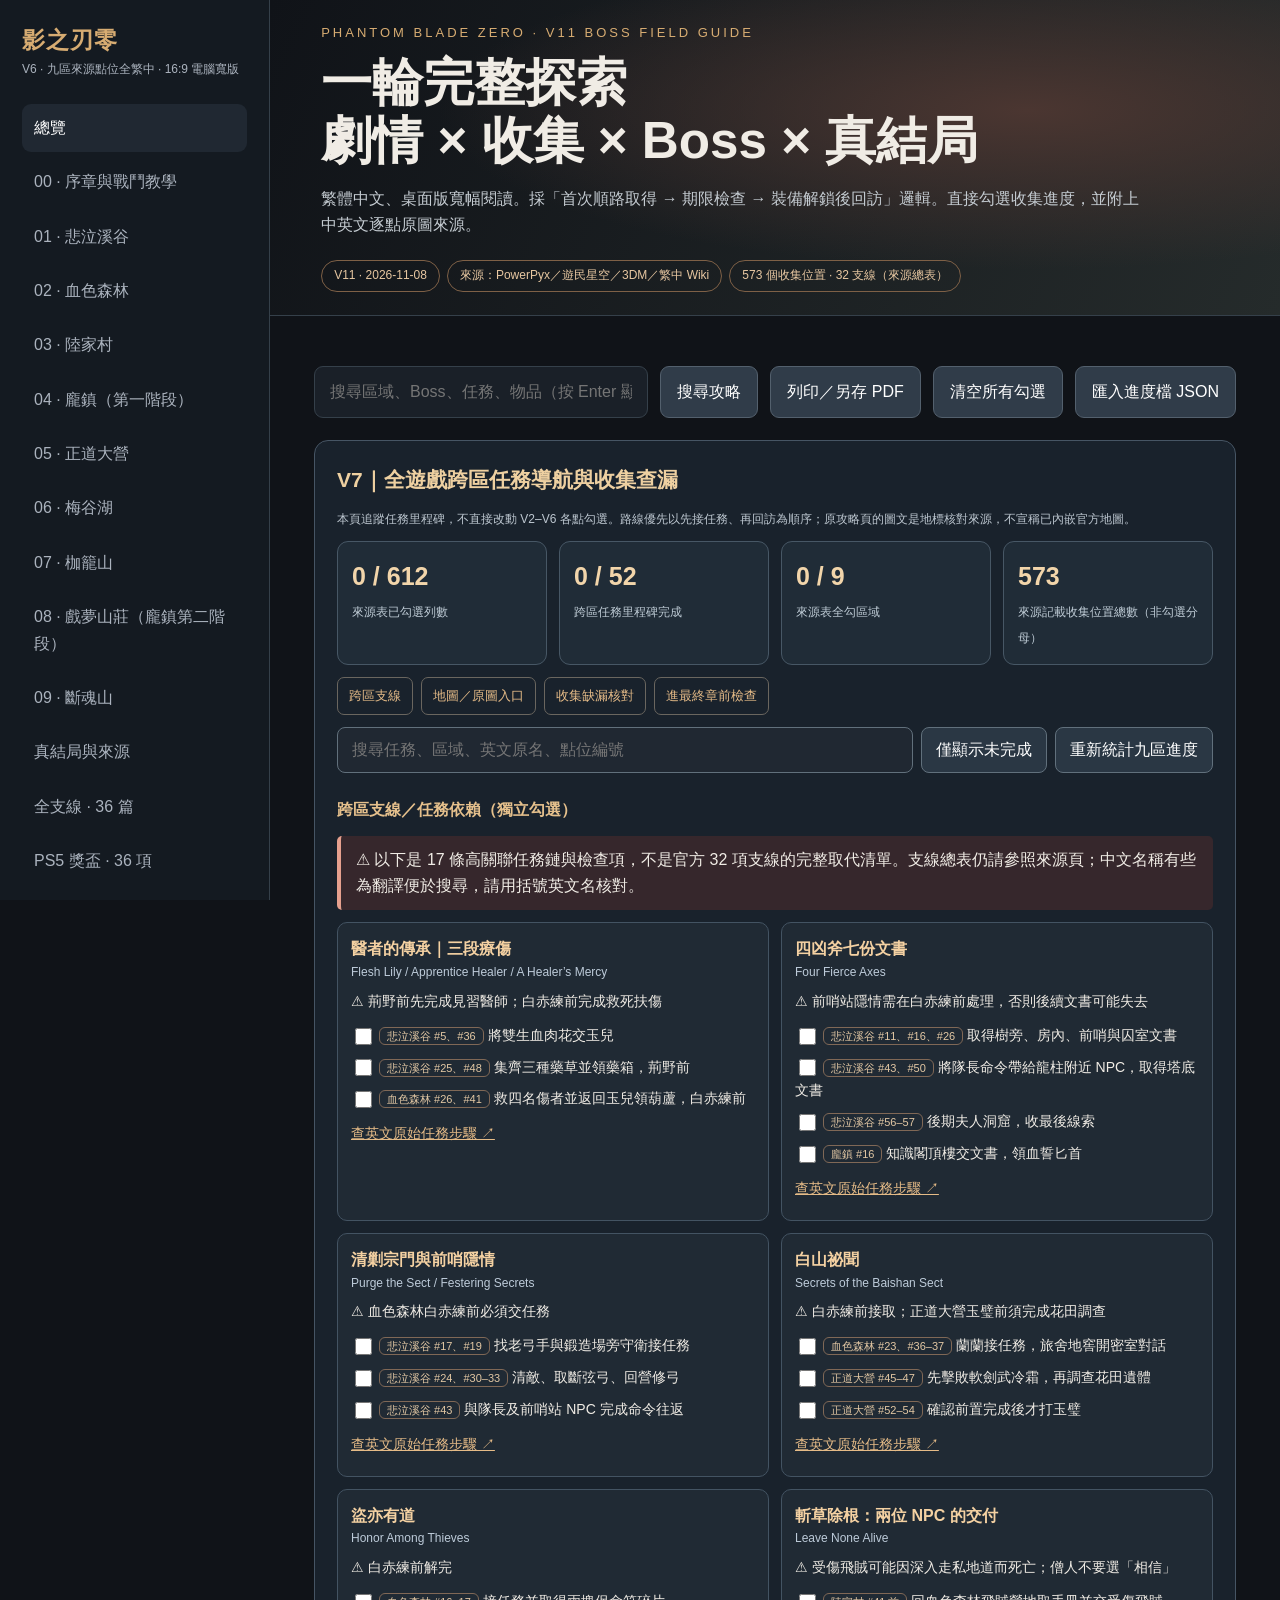
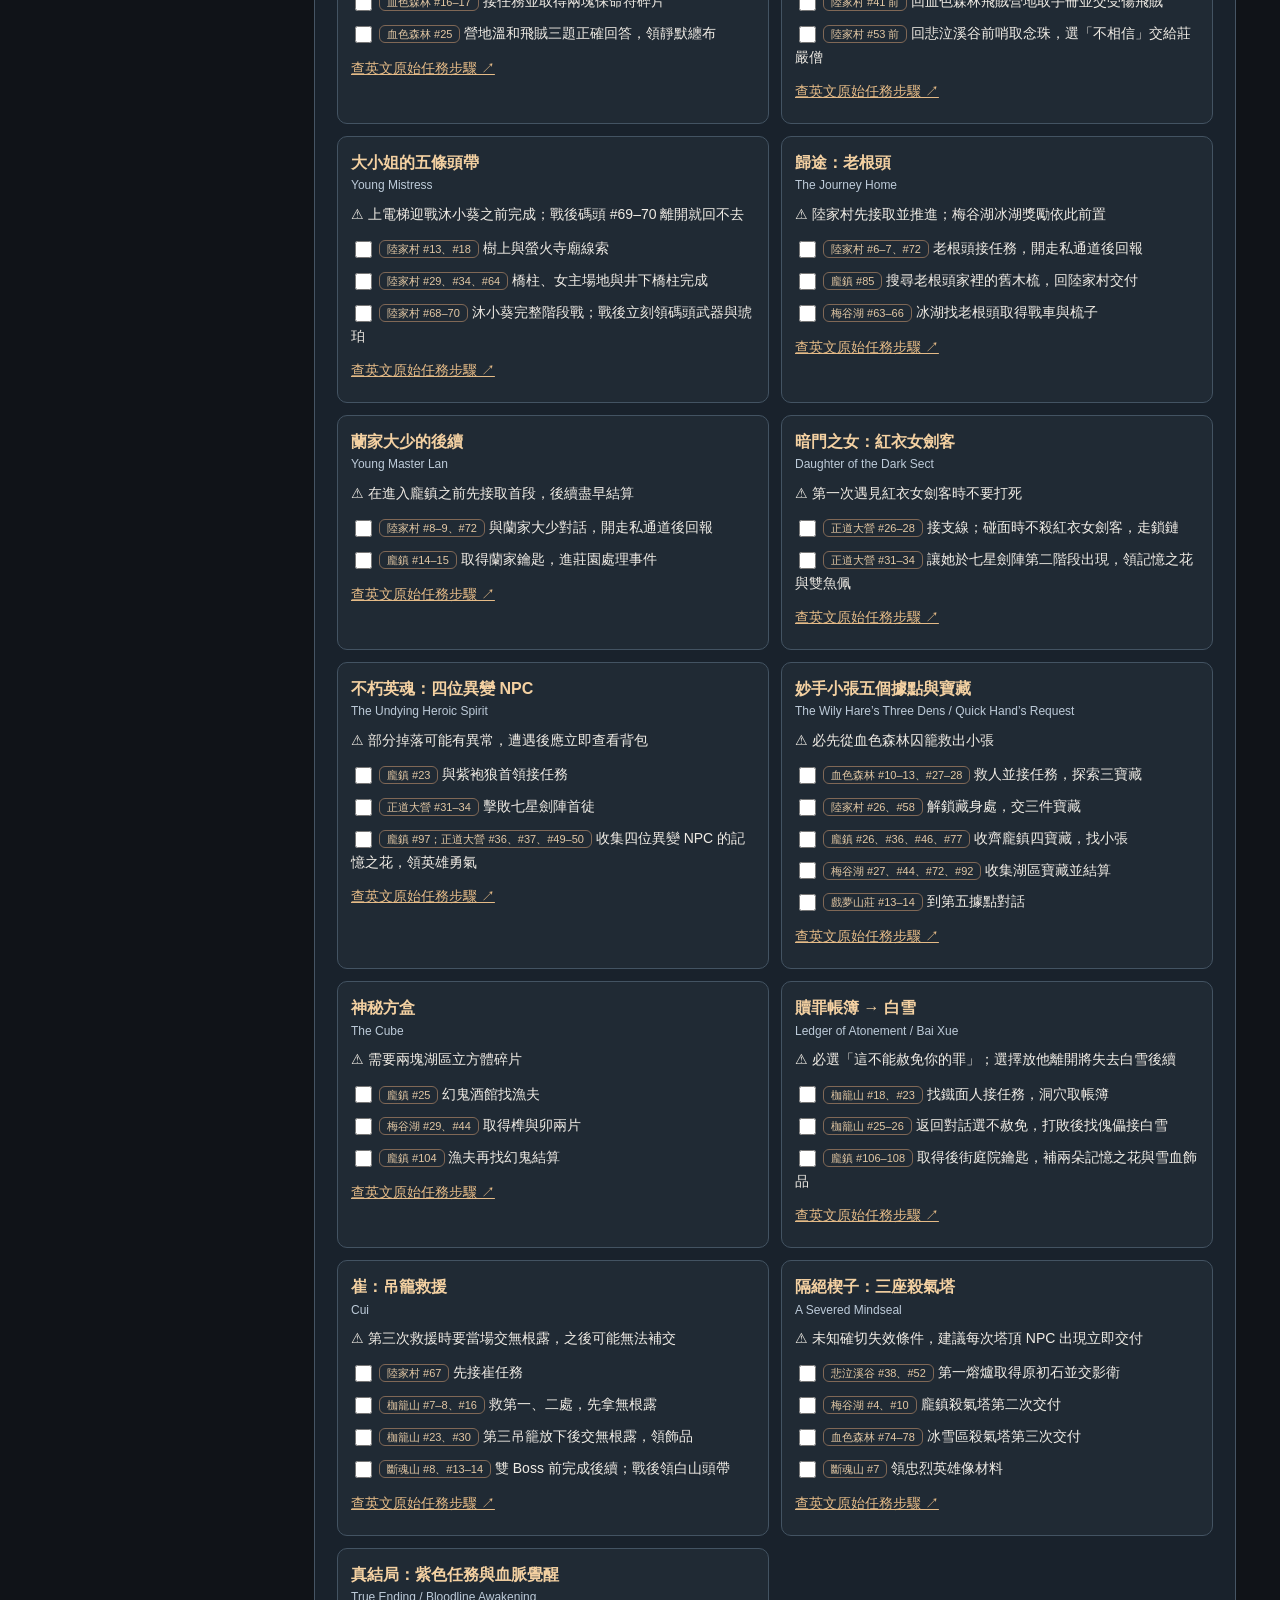
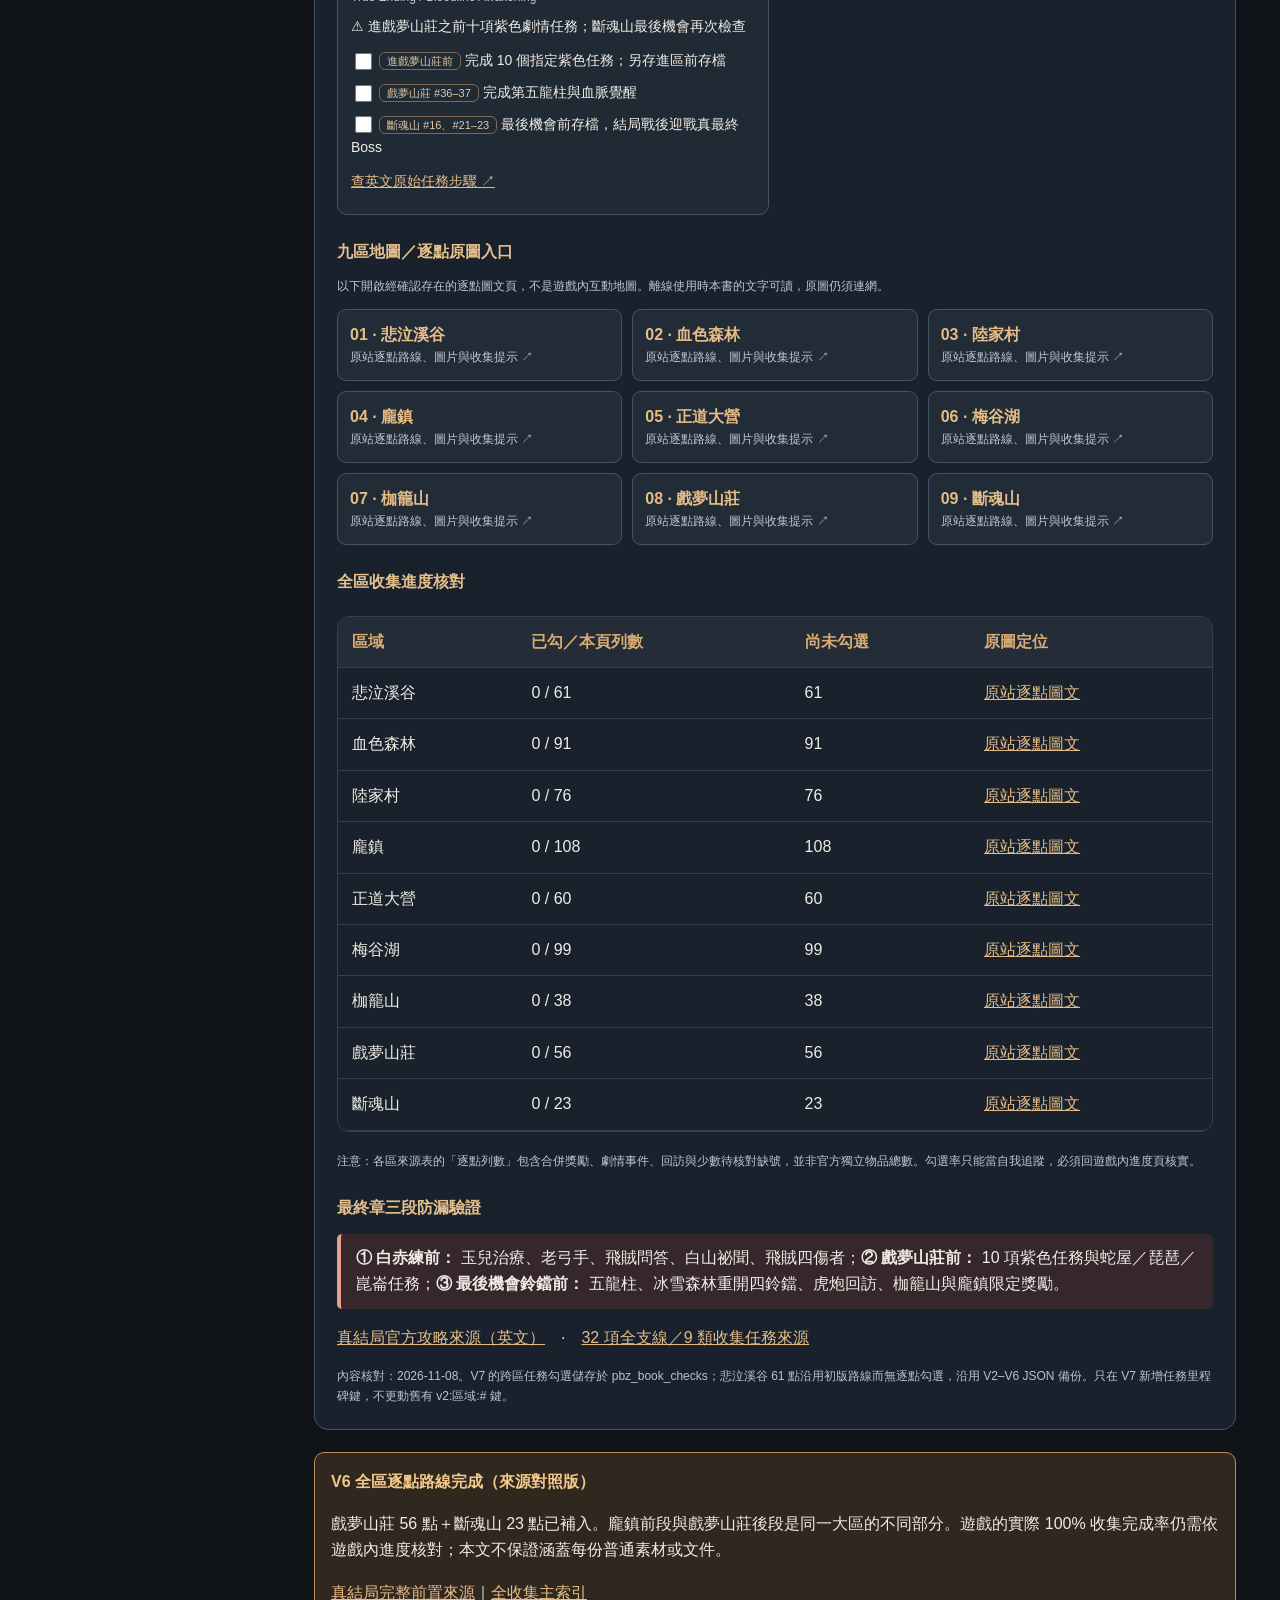
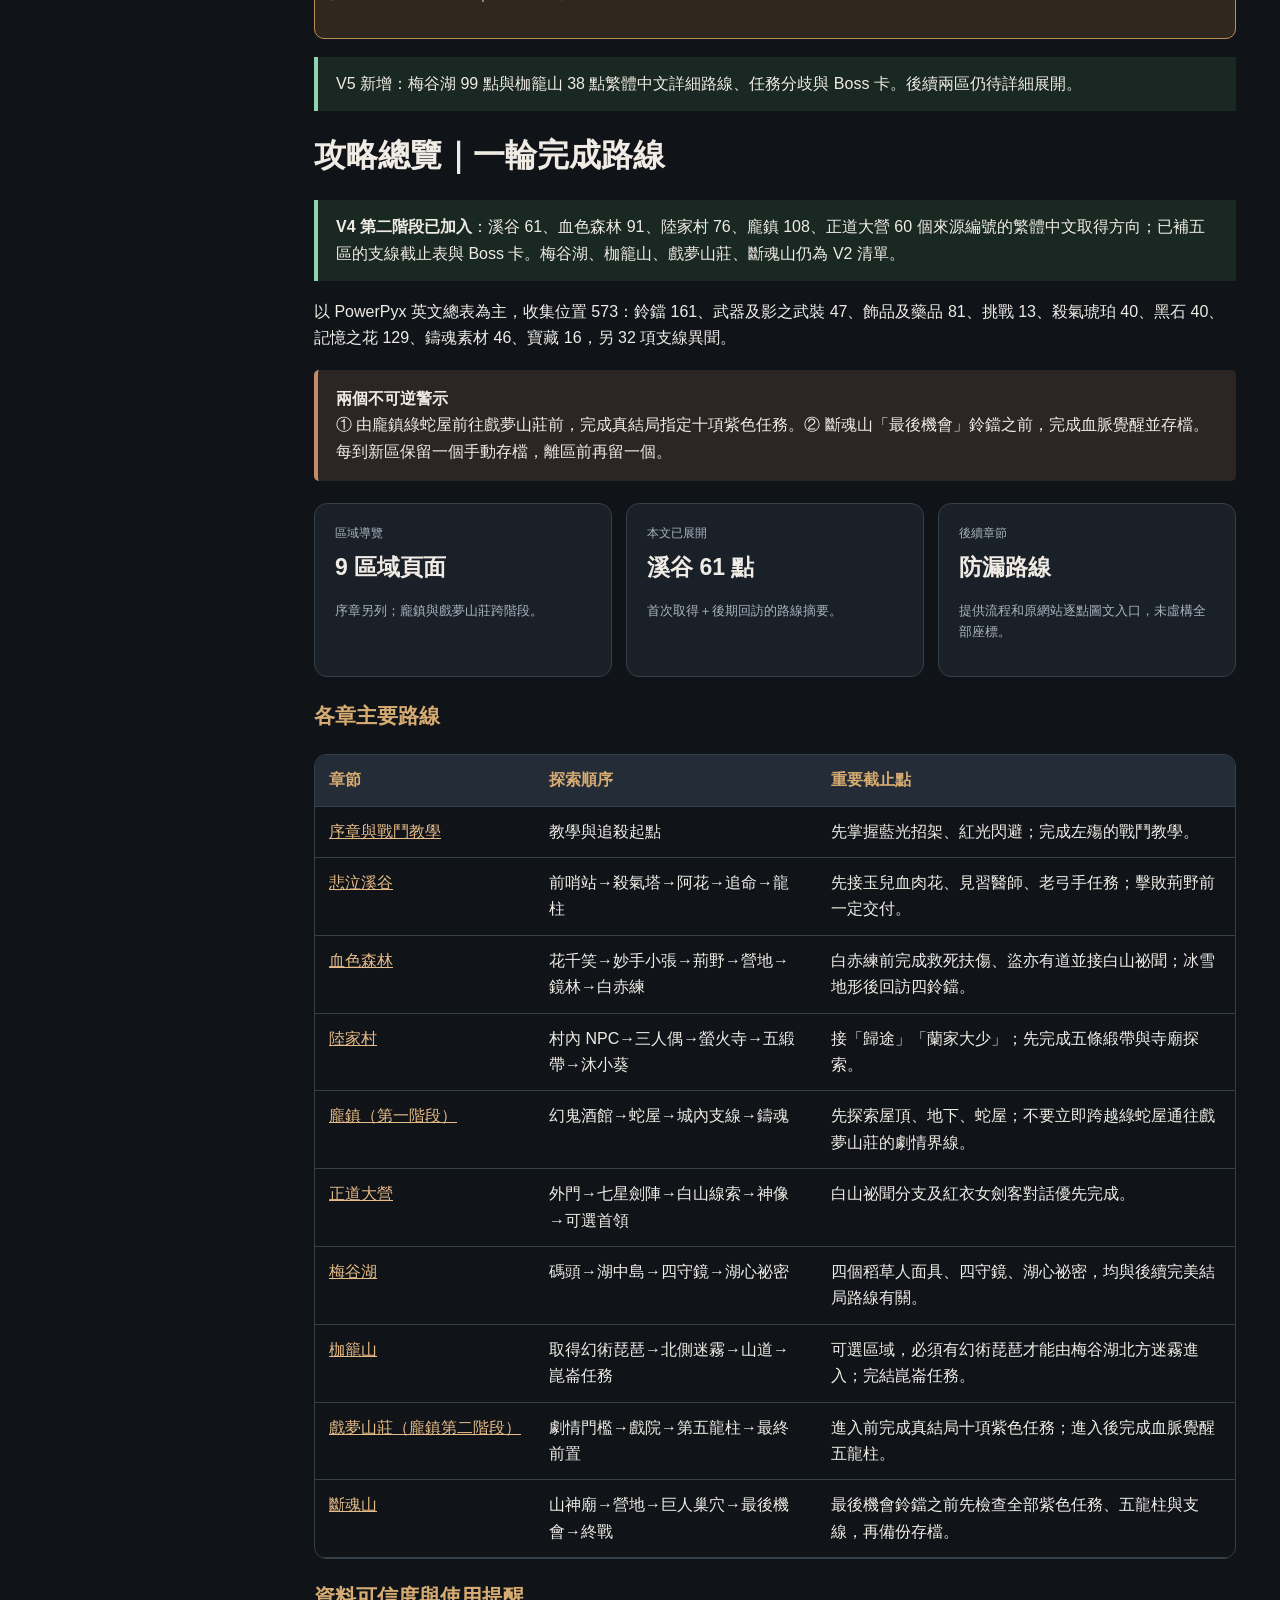
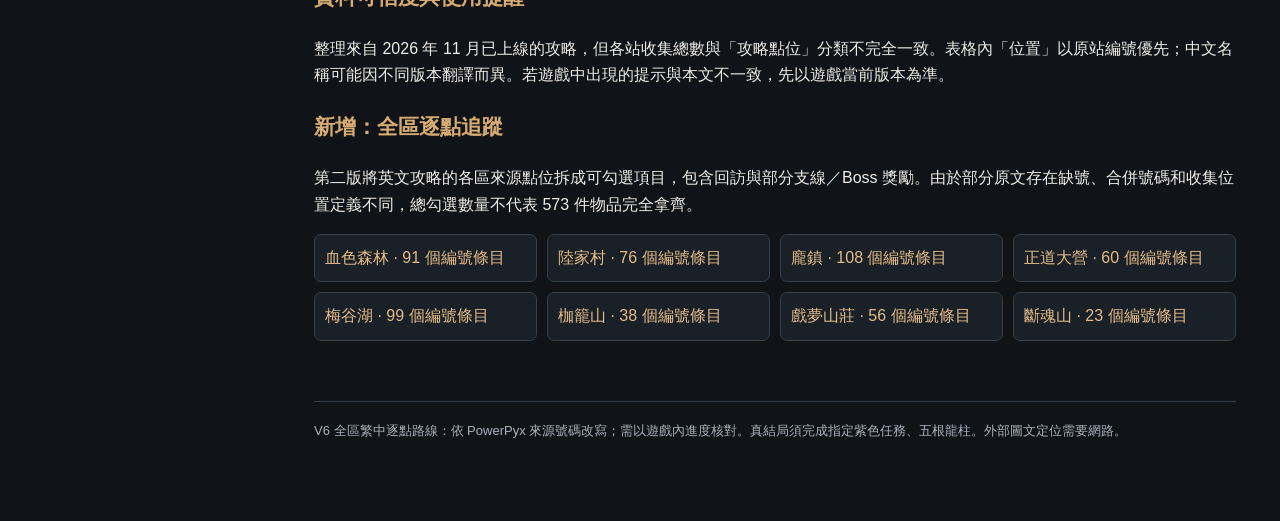
<file: legacy/v11.html>
<!DOCTYPE html>

<html lang="zh-Hant"><head><meta charset="utf-8"/><meta content="width=device-width, initial-scale=1" name="viewport"/><title>影之刃零｜16:9 寬版全流程攻略本</title><style>
:root{--bg:#101318;--panel:#1a2028;--panel2:#202832;--fg:#f0ece5;--muted:#abb3be;--gold:#d7ac72;--line:#35404a;--red:#ef9a9a;--green:#92d3af}*{box-sizing:border-box}html{scroll-behavior:smooth}body{margin:0;font-family:-apple-system,BlinkMacSystemFont,'Noto Sans TC','Microsoft JhengHei',sans-serif;background:var(--bg);color:var(--fg);line-height:1.65}button,input{font:inherit}a{color:#e5bb87}a:hover{text-decoration:none}.app{display:grid;grid-template-columns:270px minmax(0,1fr);min-height:100vh}.sidebar{position:sticky;top:0;height:100vh;overflow-y:auto;background:#141a21;border-right:1px solid var(--line);padding:22px}.brand{font-size:23px;font-weight:800;letter-spacing:1px;color:var(--gold)}.sub{font-size:12px;color:var(--muted)}nav{margin-top:24px;display:grid;gap:6px}nav button{background:transparent;border:0;color:var(--muted);text-align:left;cursor:pointer;padding:11px 12px;border-radius:9px}nav button:hover,nav button.active{background:var(--panel2);color:white}.main{min-width:0}.wrap{max-width:1580px;padding:30px 44px 80px;margin:auto}.hero{aspect-ratio:16/5;min-height:275px;border-bottom:1px solid var(--line);background:radial-gradient(ellipse at 75% 35%,#4b3631,transparent 55%),linear-gradient(115deg,#101318,#252b2b);display:flex;align-items:center;padding:4vw}.hero h1{font-size:clamp(30px,4vw,63px);line-height:1.13;margin:10px 0}.kicker{letter-spacing:3px;color:var(--gold);font-size:13px}.lead{color:#c4cbd1;max-width:820px}.pill{border:1px solid #7e6046;color:#e7c7a1;border-radius:25px;padding:5px 12px;display:inline-block;font-size:12px;margin:6px 7px 0 0}.toolbar{display:flex;gap:12px;flex-wrap:wrap;margin:20px 0}.toolbar input{flex:1;min-width:230px;background:var(--panel);color:var(--fg);border:1px solid var(--line);border-radius:9px;padding:12px 15px}.toolbar button,.btn{background:#303c49;border:1px solid #53606d;color:white;padding:11px 16px;border-radius:9px;cursor:pointer;text-decoration:none;display:inline-block}.toolbar button:hover,.btn:hover{background:#485867}.section{display:none}.section.on{display:block}.section h2{font-size:32px;margin:12px 0}.section h3{font-size:21px;color:var(--gold)}.deck{display:grid;grid-template-columns:repeat(auto-fit,minmax(245px,1fr));gap:14px;margin:22px 0}.card{background:var(--panel);border:1px solid var(--line);padding:20px;border-radius:13px}.card .small{font-size:12px;color:var(--muted)}.card strong{display:block;font-size:23px;margin:5px 0}.warning{border-left:4px solid #c78c65;background:#2b2524;padding:16px 18px;margin:18px 0;border-radius:5px}.good{border-left:4px solid var(--green);background:#192822;padding:14px 18px;margin:18px 0}.tag{font-size:12px;border:1px solid var(--line);padding:3px 9px;border-radius:7px;color:#d4dae0}.tablewrap{overflow:auto;border:1px solid var(--line);border-radius:12px;margin:20px 0}table{width:100%;border-collapse:collapse;min-width:690px}th,td{border-bottom:1px solid var(--line);text-align:left;padding:12px 14px;vertical-align:top}th{background:#242c37;color:var(--gold);position:sticky;top:0}tr:hover td{background:#202830}td:first-child{white-space:nowrap}.check{width:19px;height:19px;accent-color:#b98d54;cursor:pointer}.note{font-size:13px;color:var(--muted)}.checklist{display:grid;gap:10px}.todo{padding:11px 14px;background:var(--panel);border:1px solid var(--line);border-radius:9px;display:flex;gap:12px;align-items:flex-start}.todo.done{opacity:.65}.todo.done .label{text-decoration:line-through}.src{display:flex;flex-wrap:wrap;gap:10px;margin:18px 0}.src a{border:1px solid #685840;border-radius:8px;padding:8px 12px;text-decoration:none;font-size:14px}.footer{font-size:13px;color:var(--muted);border-top:1px solid var(--line);padding-top:18px;margin-top:60px}.chapbar{display:flex;justify-content:space-between;align-items:center;gap:10px;flex-wrap:wrap}.muted{color:var(--muted)}.chapter-progress{font-size:14px;color:var(--gold)}@media(max-width:950px){.app{display:block}.sidebar{position:relative;height:auto;padding:14px}.sidebar nav{grid-template-columns:repeat(3,1fr);margin-top:8px}.wrap{padding:20px}.hero{aspect-ratio:auto;min-height:260px;padding:25px}.section h2{font-size:26px}}@media print{body{background:white;color:#111}.sidebar,.toolbar,.no-print{display:none!important}.app{display:block}.hero{color:#111;background:white;min-height:unset;aspect-ratio:auto;padding:20px}.wrap{padding:0 20px}.section{display:block!important;page-break-before:always}.card,.todo{background:white;color:#111;border-color:#bbb}.muted,.note{color:#555}th{background:#ddd;color:#111}.tablewrap{overflow:visible}table{min-width:0;font-size:10px}a{color:#333}.warning,.good{background:white;color:#111}.chapter-progress{color:#555}}
</style><style id="v2-style">.newtracker{margin-top:24px}.newtracker .filterbar{display:flex;gap:10px;flex-wrap:wrap;align-items:center;margin:16px 0}.newtracker select,.newtracker input[type=search]{padding:9px 12px;background:#202832;border:1px solid #4b5a69;border-radius:7px;color:#f0ece5}.newtracker table{min-width:900px}.newtracker .nloc{max-width:410px;font-size:13px;color:#b7c7d2}.newtracker .en{font-size:13px;color:#d5c4ad}.newtracker .tnum{font-variant-numeric:tabular-nums;color:#d7ac72;font-weight:700}.newtracker .miss{color:#f1a4a4;font-weight:700}.newtracker .unverified{color:#f6c38b}.newtracker .done{opacity:.48}.newtracker .progr{font-size:16px;color:#e6c191}.newtracker .headerrow{display:flex;gap:12px;justify-content:space-between;align-items:center;flex-wrap:wrap}.newtracker .buttons{display:flex;gap:8px}.newtracker .buttons button{font-size:13px;padding:7px 12px}.newtracker details{border:1px solid #35404a;border-radius:10px;padding:12px 15px;background:#1a2028;margin:12px 0}.newtracker summary{cursor:pointer;font-weight:600}.trackerindex{display:grid;grid-template-columns:repeat(auto-fit,minmax(200px,1fr));gap:10px}.trackerindex a{padding:10px;border:1px solid #35404a;border-radius:7px;text-decoration:none;background:#1a2028}.newtracker .srcLink{font-size:12px;white-space:nowrap}@media print{.newtracker .filterbar,.newtracker .buttons{display:none}.newtracker table{font-size:9pt;min-width:0}.newtracker .nloc{color:#333}}</style><style id="v3-style">
.v3head{display:flex;gap:12px;align-items:center;justify-content:space-between;flex-wrap:wrap;margin:23px 0 11px}.v3head h3{margin:0;color:#e9bc7c}.v3index{display:flex;gap:8px;flex-wrap:wrap;margin:13px 0 20px}.v3index a{color:#dbe3e6;text-decoration:none;border:1px solid #4c5964;border-radius:7px;padding:7px 11px;background:#222b35;font-size:13px}.v3boss{display:grid;grid-template-columns:repeat(auto-fit,minmax(290px,1fr));gap:12px;margin:14px 0}.v3boss article{background:#1b242d;border:1px solid #394755;border-radius:11px;padding:15px}.v3boss strong{font-size:16px;color:#f2d4a8}.v3boss small{display:block;color:#aab9c5}.v3boss p{margin:7px 0}.v3task{width:100%;min-width:850px}.v3task td:nth-child(1){min-width:185px}.v3task td:nth-child(3){min-width:290px}.v3guide{border:1px solid #4b5661;background:#1b232b;padding:16px 18px;border-radius:12px;margin:12px 0}.v3-route{font-size:14px;line-height:1.8;color:#e3e5e8}.v3-route .warnflag{color:#ffb2a7;font-weight:bold}.v3-status{font-size:12px;color:#c3d3c9;padding:2px 7px;border:1px solid #4b6a59;border-radius:6px;margin-left:6px}.v3-route-verify{font-size:12px;color:#efc18f}.v3-copy{border:1px solid #647485;border-radius:7px;background:#2b3946;color:#fff;padding:6px 11px;cursor:pointer;font-size:13px}.v3sep{border:0;border-top:1px solid #3b4653;margin:22px 0}.v3jump{scroll-margin-top:15px}.newtracker table th:nth-child(5),.newtracker table td:nth-child(5){min-width:340px}.v3stage{border-left:3px solid #c39a64;padding:7px 11px;margin:14px 0;background:#242a30}.v3key{color:#efc79b}.v3donecount{color:#a5dbba}.v3notes{font-size:13px;color:#b9c6d0}@media print{.v3boss article,.v3guide{background:#fff;color:#111}.v3index{display:none}.v3boss article strong,.v3head h3{color:#333}.v3-route{color:#111}.v3task{min-width:0}}
</style><style>.v5guide{margin:22px 0;padding:20px;background:#1a2028;border:1px solid #46515a;border-radius:12px}.v5guide h3{color:#e8ba82}.v5guide h4{margin-top:18px;color:#d7ac72}.v5guide .warning{padding:12px;margin:12px 0}.v5cards{display:grid;grid-template-columns:repeat(2,minmax(0,1fr));gap:12px}.v5cards article{border:1px solid #46515a;border-radius:9px;padding:12px;background:#222a33}.v5cards article b{color:#ead1a6}.v5cards article p{margin:6px 0 0;color:#c7ccd2}@media(max-width:900px){.v5cards{grid-template-columns:1fr}}</style><style>
.v6-banner{border:1px solid #bd8f57;background:#30271e;border-radius:10px;padding:16px;margin:14px 0}.v6-banner b{color:#f2c98b}.v6-warning{padding:10px 14px;margin:8px 0;border-left:3px solid #ef9a9a;background:#35272a;border-radius:5px}.v6-chip{display:inline-block;border:1px solid #59616b;color:#e7c89e;border-radius:20px;padding:3px 10px;margin:3px;font-size:12px}.v6-boss{border:1px solid #485564;border-radius:8px;padding:12px;margin:9px 0;background:#202935}.v6-boss p{margin:5px 0}.v6-guide h4{color:#e6b783;margin-top:20px}.v6-route{padding:4px 0;line-height:1.6}.v6-print{color:#f3cd97;font-weight:600}@media print{.v6-guide,.v6-route{color:#111!important}.v6-warning{color:#111!important}}
</style><style>
.v7panel{margin:22px 0;padding:22px;background:#19222c;border:1px solid #465564;border-radius:14px}.v7panel h3{margin:0 0 12px;color:#eed0a1}.v7panel h4{color:#e5c08c;margin:24px 0 8px}.v7stats{display:grid;grid-template-columns:repeat(auto-fit,minmax(150px,1fr));gap:12px}.v7stat{border:1px solid #475765;border-radius:11px;padding:14px;background:#202c37}.v7stat strong{font-size:25px;color:#f2d5aa;display:block}.v7stat span{font-size:12px;color:#becbd5}.v7grid{display:grid;grid-template-columns:repeat(2,minmax(0,1fr));gap:12px}.v7quest{border:1px solid #435362;border-radius:10px;background:#202a34;padding:13px}.v7quest .v7meta{font-size:12px;color:#bdcbd9}.v7quest b{color:#f4d1a2}.v7quest p{margin:7px 0;font-size:14px}.v7quest label{display:block;padding:4px 0;cursor:pointer;font-size:14px}.v7quest input{accent-color:#d7ac72;width:17px;height:17px;vertical-align:middle;margin-right:7px}.v7quest.done{border-color:#54806a;opacity:.72}.v7warning{border-left:4px solid #e6a08e;padding:11px 15px;background:#36272c;margin:12px 0;border-radius:5px}.v7nav{display:flex;gap:8px;flex-wrap:wrap;margin:12px 0}.v7nav a{border:1px solid #6a665f;padding:7px 11px;border-radius:7px;text-decoration:none;font-size:13px}.v7mono{font-variant-numeric:tabular-nums}.v7mapgrid{display:grid;grid-template-columns:repeat(3,minmax(0,1fr));gap:10px}.v7mapgrid a{display:block;text-decoration:none;border:1px solid #465564;background:#222c36;border-radius:9px;padding:12px}.v7mapgrid a:hover{border-color:#d7ac72}.v7small{font-size:12px;color:#bdc7d0}.v7badge{border:1px solid #806856;border-radius:6px;padding:2px 7px;font-size:11px;color:#e3c8a4}.v7controls{display:flex;gap:8px;flex-wrap:wrap;margin:10px 0 20px}.v7controls button{background:#2a3744;border:1px solid #61707c;border-radius:8px;padding:9px 14px;color:#fff;cursor:pointer}.v7controls input{background:#202832;color:#fff;border:1px solid #61707c;border-radius:8px;padding:9px 14px;min-width:250px;flex:1}.v7foot{font-size:12px;color:#b9c4ce;margin-top:15px}.v7routeflag{border-left:3px solid #e2b580;padding:7px 13px;background:#282b2c;margin:14px 0}@media(max-width:1000px){.v7grid{grid-template-columns:1fr}.v7mapgrid{grid-template-columns:repeat(2,minmax(0,1fr))}}@media print{.v7panel,.v7quest,.v7stat{background:white;color:#111}.v7quest b,.v7stat strong{color:#111}.v7controls{display:none}.v7warning{color:#111;background:#fff}}
</style><style>
.v8tools{display:flex;align-items:center;gap:10px;flex-wrap:wrap;margin:16px 0}
.v8tools input[type=text],.v8tools input:not([type]),.v8tools select{flex:1;min-width:240px;border:1px solid #5d6770;padding:11px;background:#17222c;color:#f7ede2;border-radius:8px}
.v8tools label{display:flex;align-items:center;gap:6px;font-size:13px}
.v8cards{display:grid;grid-template-columns:repeat(auto-fit,minmax(315px,1fr));gap:12px;margin:12px 0 24px}
.v8item{padding:15px;border:1px solid #49535c;border-radius:9px;background:#202a34;line-height:1.6;font-size:13px}
.v8item.done{opacity:.54}.v8item.v8risk{border-left:4px solid #c68c63}
.v8head{display:flex;align-items:center;justify-content:space-between;gap:10px;margin-bottom:5px}
.v8head label{display:flex;gap:9px;align-items:center;font-size:14px}.v8item a{display:inline-block;color:#e5bd82;margin-top:9px}
.v8en,.v8zone{color:#a7bbc7;font-size:12px;margin-bottom:6px}.v8warn{font-size:11px;color:#f5b788}.v8type{font-size:11px;border:1px solid #64717a;border-radius:5px;padding:2px 6px}
.v8stats{display:flex;flex-wrap:wrap;gap:14px;margin:12px 0 17px;color:#eec890}.v8num{min-width:185px;flex:1;background:#202a34;border:1px solid #49535c;padding:14px;border-radius:9px;display:flex;flex-direction:column;gap:3px}.v8num b{font-size:24px}.v8num span{font-size:12px;color:#bdc9d0}
.v8file{cursor:pointer;border:1px solid #64717a;border-radius:7px;padding:10px 12px}.v8file input{max-width:200px;font-size:11px}
@media print{.v8tools{display:none}.v8cards{display:block}.v8item{break-inside:avoid;margin-bottom:10px}}
</style><style id="v9-styles">
.v9layout{display:grid;grid-template-columns:minmax(240px,340px) minmax(0,1fr);gap:18px;align-items:start}.v9panel{padding:20px;background:#1a232d;border:1px solid #465564;border-radius:13px;margin:15px 0}.v9panel h3{margin:0 0 12px;color:#edc18a}.v9tabs{display:flex;flex-wrap:wrap;gap:8px;margin:12px 0}.v9tabs button,.v9btn{cursor:pointer;background:#253340;border:1px solid #637080;color:#f2efe7;border-radius:7px;padding:8px 12px;font-size:13px}.v9tabs button.sel{background:#6e533a;border-color:#b18c5b;color:white}.v9panel select,.v9panel input[type=search]{background:#172029;color:white;border:1px solid #5c6c7b;border-radius:8px;padding:10px;max-width:100%;width:100%}.v9list{display:grid;gap:10px}.v9item{border:1px solid #3c4b59;border-radius:9px;padding:13px;background:#202c36}.v9item strong{color:#f1d5a9}.v9item p{margin:8px 0;color:#c9d3dd;font-size:13px}.v9item small{color:#acc0cf}.v9link{color:#f4c88e!important;font-size:13px;margin-right:12px}.v9danger{border-left:4px solid #ed9b90}.v9grid{display:grid;grid-template-columns:repeat(auto-fit,minmax(260px,1fr));gap:12px}.v9brief{font-size:13px;color:#c0ccda;line-height:1.7}.v9step{display:grid;grid-template-columns:22px 1fr;gap:9px;margin:9px 0;font-size:13px}.v9step b{color:#ebc194}.v9call{border-left:3px solid #d9aa69;background:#292821;padding:13px;margin:12px 0;color:#ecdfc6}.v9pulse{outline:3px solid #e5c087!important;outline-offset:1px}#v9bossList .v9item{margin-bottom:10px}.v9bossrow{display:flex;flex-wrap:wrap;justify-content:space-between;align-items:center;gap:10px}.v9bossrow label{display:flex;gap:8px;align-items:center}.v9bossrow input{accent-color:#d7ac72;width:18px;height:18px}.v9small{font-size:12px;color:#bbc8d4}@media(max-width:1000px){.v9layout{grid-template-columns:1fr}}@media print{.v9panel,.v9item{background:#fff;color:#111}.v9item p,.v9brief{color:#222}.v9tabs,.v9btn{display:none!important}}
</style><style id="v10-style">
.v10intro{color:#bbcad5;font-size:14px;line-height:1.8}.v10grid{display:grid;grid-template-columns:repeat(auto-fit,minmax(255px,1fr));gap:13px}.v10box{padding:17px;border:1px solid #495a69;background:#192632;border-radius:12px;margin:12px 0}.v10box h3{margin:3px 0 12px;color:#f0c997}.v10big{font-size:26px;font-weight:750;color:#f7d4a1}.v10small{font-size:12px;color:#aebfcc}.v10warning{border-left:4px solid #e9a16e;padding:12px;background:#292720;color:#f8e8d5;margin:13px 0}.v10table{width:100%;min-width:760px;font-size:13px}.v10table td,.v10table th{padding:9px 11px}.v10list{display:grid;gap:10px}.v10item{padding:13px;border:1px solid #435461;background:#202c37;border-radius:9px}.v10item label{display:flex;align-items:flex-start;gap:9px;cursor:pointer}.v10item input[type=checkbox]{width:19px;height:19px;accent-color:#d6b184;margin-top:3px;flex-shrink:0}.v10item b{color:#eec89d}.v10item p{font-size:13px;color:#c1d0da;margin:6px 0}.v10input,.v10btn{font-size:13px;padding:9px 11px;border:1px solid #647384;background:#263747;color:#eee;border-radius:7px}.v10btn{cursor:pointer}.v10input{max-width:100%;width:100%}.v10actions{display:flex;gap:9px;flex-wrap:wrap;margin:12px 0}.v10meta{color:#b8c8d4;font-size:12px}.v10progress{height:7px;border-radius:8px;background:#364651;overflow:hidden}.v10progress span{display:block;height:100%;background:#d6aa72}.v10pill{display:inline-block;border:1px solid #66717d;border-radius:5px;padding:1px 6px;font-size:11px;margin-right:6px;color:#d5dce5}.v10num{font-variant-numeric:tabular-nums}.v10split{display:grid;grid-template-columns:1fr 1fr;gap:14px}.v10muted{color:#97a9ba}.v10detail summary{cursor:pointer;padding:7px 0;color:#f3d1a0}@media(max-width:940px){.v10split{grid-template-columns:1fr}}@media print{.v10btn,.v10actions{display:none!important}.v10item,.v10box{break-inside:avoid;background:#fff;color:#111}.v10item p,.v10small{color:#333}}
</style><style id="v11style">
.v11intro{font-size:14px;color:#c5d1dc;max-width:1050px;line-height:1.85}.v11bar{display:flex;flex-wrap:wrap;gap:10px;align-items:center;margin:18px 0}.v11bar select,.v11bar input{background:#17232d;color:#fff;border:1px solid #586b78;border-radius:8px;padding:11px;min-width:180px}.v11bar input{min-width:265px;flex:1}.v11actions{display:flex;gap:8px;flex-wrap:wrap}.v11btn{background:#2e3945;color:#f5e9d6;border:1px solid #637486;border-radius:8px;padding:9px 14px;cursor:pointer}.v11btn:focus-visible{outline:2px solid #e6b879}.v11card{background:#1b2530;border:1px solid #455360;border-radius:13px;margin:12px 0;overflow:hidden}.v11card summary{padding:15px 19px;cursor:pointer;list-style:none;display:flex;gap:16px;justify-content:space-between;align-items:center}.v11card summary::-webkit-details-marker{display:none}.v11card[open]{border-color:#8a6c50}.v11card .v11body{padding:6px 20px 20px;border-top:1px solid #3a4854}.v11card h3{font-size:18px;margin:0;color:#efd0a3}.v11sub{color:#a9bccb;font-size:12px}.v11tag{font-size:11px;border:1px solid #78654c;border-radius:50px;color:#edc99b;padding:3px 9px;white-space:nowrap}.v11tag.danger{border-color:#a66764;color:#ffb4af}.v11grid{display:grid;grid-template-columns:repeat(auto-fit,minmax(260px,1fr));gap:13px}.v11box{background:#222e3a;padding:13px 15px;border-radius:8px;margin:11px 0}.v11box b{color:#f3c990}.v11box p{margin:5px 0;color:#e0e6eb;font-size:13px}.v11done{display:flex;gap:8px;align-items:center;font-size:13px;cursor:pointer}.v11done input{width:19px;height:19px;accent-color:#d7ac72}.v11small{font-size:12px;color:#bdcad5}.v11links{display:flex;gap:15px;flex-wrap:wrap;font-size:13px}.v11banner{padding:15px 18px;background:#282820;border-left:4px solid #c9a26a;margin:16px 0}.v11count{font-size:13px;color:#e4c8a4}.v11link{color:#efc58c}.v11empty{padding:28px;color:#c3cbd2}.v11spoiler{border:1px dashed #7e6861;padding:9px;border-radius:7px;margin:9px 0}.v11spoiler summary{cursor:pointer;color:#e6c7a3}.v11spoiler p{font-size:13px;margin:8px 0}.v11checklist{display:grid;grid-template-columns:repeat(auto-fit,minmax(240px,1fr));gap:8px;margin:12px 0}.v11checklist label{border:1px solid #445565;border-radius:8px;padding:10px;display:flex;gap:9px;align-items:center;font-size:13px}.v11checklist input{accent-color:#d7ac72}.v11printnote{font-size:12px;color:#a9bacb}@media(max-width:800px){.v11card summary{align-items:flex-start;flex-direction:column}.v11bar select,.v11bar input{width:100%}}@media print{.v11card,.v11box{background:white;color:#111}.v11box p{color:#222}.v11bar,.v11actions,.v11links{display:none}}
</style></head><body><div class="app"><aside class="sidebar"><div class="brand">影之刃零</div><div class="sub">全流程攻略本 · 16:9 電腦寬版</div><nav id="nav"></nav><div class="sub" style="margin-top:23px">☑ 勾選進度保留在此瀏覽器<br/>⌘ / Ctrl + F 可搜尋本頁<br/>瀏覽器列印可另存 PDF</div></aside><main class="main"><header class="hero"><div><div class="kicker">PHANTOM BLADE ZERO · V4 FULL ROUTE FIELD GUIDE</div><h1>一輪完整探索<br/>劇情 × 收集 × Boss × 真結局</h1><p class="lead">繁體中文、桌面版寬幅閱讀。採「首次順路取得 → 期限檢查 → 裝備解鎖後回訪」邏輯。直接勾選收集進度，並附上中英文逐點原圖來源。</p><span class="pill">研究日期 2026-11-07</span><span class="pill">來源：PowerPyx／遊民星空／3DM／繁中 Wiki</span><span class="pill">573 個收集位置 · 32 支線（來源總表）</span></div></header><div class="wrap"><div class="toolbar no-print"><input id="search" placeholder="搜尋區域、Boss、任務、物品（按 Enter 顯示結果）"/><button id="searchBtn">搜尋攻略</button><button id="print">列印／另存 PDF</button><button id="clear">清空所有勾選</button></div><div id="content"></div><div class="footer">V9 導航強化版：全九區繁體中文來源路線與回訪表、36 篇支線標題、36 個 PS5 獎盃核對。來源編號不等於遊戲內獨立物品數。中文任務名為對照意譯；部分 Boss 詳細招式與遊戲實際地圖仍需實機核實。</div></div></main></div>
<script>
const chapters=[["序章", "序章與戰鬥教學", "教學與追殺起點", "先掌握藍光招架、紅光閃避；完成左殤的戰鬥教學。", "無需強制完成收集點表。", "https://www.3dmgame.com/gl/3993074.html"], ["悲泣溪谷", "悲泣溪谷", "前哨站→殺氣塔→阿花→追命→龍柱", "先接玉兒血肉花、見習醫師、老弓手任務；擊敗荊野前一定交付。", "61 個攻略編號；後期還需回訪。", "https://www.powerpyx.com/phantom-blade-zero-weeping-creek-valley-collectible-locations/"], ["血色森林", "血色森林", "花千笑→妙手小張→荊野→營地→鏡林→白赤練", "白赤練前完成救死扶傷、盜亦有道並接白山祕聞；冰雪地形後回訪四鈴鐺。", "包含鏡林、龍柱、妙手小張三件寶藏。", "https://www.powerpyx.com/phantom-blade-zero-crimson-forest-collectible-locations/"], ["陸家村", "陸家村", "村內 NPC→三人偶→螢火寺→五緞帶→沐小葵", "接「歸途」「蘭家大少」；先完成五條緞帶與寺廟探索。", "76 個攻略編號；若路障未解，標記回訪。", "https://www.powerpyx.com/phantom-blade-zero-village-of-lu-collectible-locations/"], ["龐鎮", "龐鎮（第一階段）", "幻鬼酒館→蛇屋→城內支線→鑄魂", "先探索屋頂、地下、蛇屋；不要立即跨越綠蛇屋通往戲夢山莊的劇情界線。", "可解鎖鑄魂，妙手小張在此另有寶藏。", "https://www.powerpyx.com/phantom-blade-zero-pangzhen-collectible-locations/"], ["正道大營", "正道大營", "外門→七星劍陣→白山線索→神像→可選首領", "白山祕聞分支及紅衣女劍客對話優先完成。", "60 個攻略編號；留意人偶與回訪武裝。", "https://www.powerpyx.com/phantom-blade-zero-mandate-encampment-collectible-locations/"], ["梅谷湖", "梅谷湖", "碼頭→湖中島→四守鏡→湖心祕密", "四個稻草人面具、四守鏡、湖心祕密，均與後續完美結局路線有關。", "99 個攻略編號；後續進入枷籠山的關鍵。", "https://www.powerpyx.com/phantom-blade-zero-meigu-lake-collectible-locations/"], ["枷籠山", "枷籠山", "取得幻術琵琶→北側迷霧→山道→崑崙任務", "可選區域，必須有幻術琵琶才能由梅谷湖北方迷霧進入；完結崑崙任務。", "38 個攻略編號。", "https://www.powerpyx.com/phantom-blade-zero-mountain-of-imprisonment-collectible-locations/"], ["戲夢山莊", "戲夢山莊（龐鎮第二階段）", "劇情門檻→戲院→第五龍柱→最終前置", "進入前完成真結局十項紫色任務；進入後完成血脈覺醒五龍柱。", "跨區回訪四個冰雪鈴鐺。", "https://www.powerpyx.com/phantom-blade-zero-mirage-estate-pangzhen-collectible-locations/"], ["斷魂山", "斷魂山", "山神廟→營地→巨人巢穴→最後機會→終戰", "最後機會鈴鐺之前先檢查全部紫色任務、五龍柱與支線，再備份存檔。", "兩種結局；真結局有額外最終戰。", "https://www.powerpyx.com/phantom-blade-zero-mount-soulrend-collectible-locations/"]],points=[{"id": 1, "type": "鈴鐺", "name": "起點", "note": "劇情自動開啟"}, {"id": 2, "type": "鈴鐺", "name": "夫人裂隙", "note": "腳手架右側梯子往下"}, {"id": 3, "type": "支線", "name": "三面混沌", "note": "鈴鐺旁雕像先接任務，戰鬥可回訪"}, {"id": 4, "type": "飾品", "name": "獵人洞察", "note": "返回梯子上方，越過鎖鏈擊敗敵人"}, {"id": 5, "type": "支線", "name": "血肉花", "note": "遇玉兒對話，立刻接取"}, {"id": 6, "type": "武器", "name": "黑傷雙刃", "note": "玉兒前方瀑布附近"}, {"id": 7, "type": "鈴鐺", "name": "初遇玉兒", "note": "瀑布旁爬梯"}, {"id": 8, "type": "飾品", "name": "筋力綁帶", "note": "過橋擊敗持大劍敵人"}, {"id": 9, "type": "鈴鐺", "name": "紅線屏障", "note": "紅線障壁旁平台"}, {"id": 10, "type": "鈴鐺", "name": "破碎傀儡谷", "note": "房屋附近空地"}, {"id": 11, "type": "線索", "name": "四凶斧第一卷", "note": "鈴鐺旁書籍及左側房間"}, {"id": 12, "type": "碎片", "name": "殺氣琥珀①", "note": "解除紅線屏障敵人旁寶箱"}, {"id": 13, "type": "Boss／武器", "name": "殘鋼／殘鋼刃", "note": "擊敗殘鋼獲取"}, {"id": 14, "type": "鈴鐺", "name": "殘鋼亭", "note": "Boss 場地旁"}, {"id": 15, "type": "碎片", "name": "殺氣琥珀②", "note": "攀牆後、箱堆伏兵附近"}, {"id": 16, "type": "鈴鐺／線索", "name": "前哨站庭院、四凶斧第二卷", "note": "入口右側建築"}, {"id": 17, "type": "支線", "name": "老弓手委託", "note": "屋頂 NPC；白赤練前建議完成"}, {"id": 18, "type": "武器", "name": "長形黑傷", "note": "鍛造設施後方武器架"}, {"id": 19, "type": "支線", "name": "前哨站隱情", "note": "找守衛、鍛造附近 NPC 對話"}, {"id": 20, "type": "鈴鐺", "name": "前哨站", "note": "鍛造設施旁"}, {"id": 21, "type": "碎片／鑰匙", "name": "黑石①、牢房鑰匙", "note": "小庭院屍體拿鑰匙，回入口洞窟開牢"}, {"id": 22, "type": "Boss／影之武裝", "name": "斧主彭猛／巨凶斧", "note": "擊敗後可打碎鎖鏈障礙"}, {"id": 23, "type": "鈴鐺", "name": "斧主敗亡", "note": "彭猛場內"}, {"id": 24, "type": "碎片", "name": "殺氣琥珀③", "note": "用巨凶斧破障，附近清敵"}, {"id": 25, "type": "支線", "name": "見習醫師", "note": "回前哨站鈴鐺旁找玉兒，荊野前完成"}, {"id": 26, "type": "鈴鐺／線索", "name": "斧主囚室、四凶斧第三卷", "note": "追命劇情後桌面拾取"}, {"id": 27, "type": "飾品", "name": "護石", "note": "先觸發馬廄旁墳墓 NPC 對話，再調查"}, {"id": 28, "type": "藥品", "name": "專注藥丸", "note": "囚室出口左側破障寶箱"}, {"id": 29, "type": "鈴鐺", "name": "溪谷平原入口", "note": "過橋小門旁"}, {"id": 30, "type": "碎片／任務物", "name": "黑石②、斷弦弓", "note": "清除山坡弓手"}, {"id": 31, "type": "飾品", "name": "追獵信物", "note": "弓手附近寶箱"}, {"id": 32, "type": "鈴鐺", "name": "無情弓手營地", "note": "寶箱前方樓梯"}, {"id": 33, "type": "影之武裝", "name": "羽弓", "note": "帶斷弦弓回前哨站找老弓手修復"}, {"id": 34, "type": "鈴鐺", "name": "殺氣塔一樓", "note": "木橋後上樓"}, {"id": 35, "type": "Boss／武器", "name": "新娘阿花／紅妝鬼斬", "note": "殺氣塔右後方洞口往下走"}, {"id": 36, "type": "鈴鐺／任務物", "name": "血肉花田、雙生血肉花", "note": "阿花後取得花，返回玉兒交付"}, {"id": 37, "type": "鈴鐺", "name": "殺氣塔頂", "note": "回塔一樓上樓"}, {"id": 38, "type": "支線", "name": "隔絕楔子第一階段", "note": "找影衛，殺氣爐取原初石；保留手柄"}, {"id": 39, "type": "鈴鐺", "name": "瀑布橋", "note": "爬塔由高處落下"}, {"id": 40, "type": "鈴鐺", "name": "大瀑布", "note": "過橋沿路"}, {"id": 41, "type": "Boss／影之武裝", "name": "追命／追命鎖鐮", "note": "擊敗取得鉤索能力"}, {"id": 42, "type": "飾品", "name": "凌然吊墜", "note": "回起點，以鎖鐮鉤到舊平台"}, {"id": 43, "type": "鈴鐺", "name": "龍柱眺望", "note": "塔頂取得鑰匙，溪谷平原開門"}, {"id": 44, "type": "碎片", "name": "殺氣琥珀④", "note": "生鏽龍柱鑰匙開門後清敵"}, {"id": 45, "type": "鈴鐺", "name": "悲泣溪谷龍柱", "note": "破洞穴路障"}, {"id": 46, "type": "挑戰", "name": "第一龍柱挑戰前置", "note": "戰力不足可回訪"}, {"id": 47, "type": "飾品／挑戰", "name": "反擊護腕", "note": "龍柱挑戰獎勵"}, {"id": 48, "type": "支線", "name": "見習醫師交付", "note": "止血藤、凝葉草、瑕金草交玉兒"}, {"id": 49, "type": "碎片", "name": "黑石③", "note": "龍柱眺望往北河道木平台寶箱"}, {"id": 50, "type": "碎片／線索", "name": "黑石④、四凶斧第五卷", "note": "殺氣塔下洞穴僧人及桌面"}, {"id": 51, "type": "鈴鐺", "name": "殺氣塔底部", "note": "沿洞穴下行"}, {"id": 52, "type": "飾品", "name": "反射裝置", "note": "塔底殺氣爐使用手柄"}, {"id": 53, "type": "藥品", "name": "血脈恢復藥", "note": "爬梯後敵人旁寶箱"}, {"id": 54, "type": "鈴鐺", "name": "緋紅山莊", "note": "炸藥敵人破籠，升降梯下去"}, {"id": 55, "type": "材料", "name": "古代甲冑碎片", "note": "緋紅山莊鈴鐺左邊"}, {"id": 56, "type": "鈴鐺", "name": "夫人洞窟", "note": "陸家村任務進度後回訪"}, {"id": 57, "type": "飾品／任務物", "name": "神機戒指／彩色風車", "note": "夫人洞窟回訪路線"}, {"id": 58, "type": "記憶之花", "name": "緋紅山莊內部", "note": "需後期傀儡之舌"}, {"id": 59, "type": "鈴鐺", "name": "拾荒者圈養場", "note": "緋紅山莊內部回訪"}, {"id": 60, "type": "Boss／材料", "name": "拾荒傀儡、寒髓", "note": "緋紅山莊內部後期挑戰"}, {"id": 61, "type": "鑄魂材料", "name": "虎炮破牆隱藏處", "note": "後期取得虎炮，再回龍柱附近破牆"}],ending=["Deep in the Valley｜深入溪谷", "Illusion of Inanis｜虛空幻境", "Sha-Chi Powered Boat｜殺氣動力船", "Allure of Vanity｜虛榮誘惑", "Illusory Pipa｜幻術琵琶", "Pillars of Kunlun｜崑崙之柱", "Whence the Weeping｜悲泣之源", "The Herald’s Illusion｜使者幻境", "Crimson Manor｜緋紅山莊", "Secrets at the Heart of the Lake｜湖心祕密", "Bloodline Awakening｜血脈覺醒（第五龍柱後）"],areas={"血色森林": ["入場前完成玉兒見習醫師", "通過花千笑，沿途搜刮", "救出妙手小張並接寶藏任務", "荊野前確認醫師交付", "完成盜亦有道、救死扶傷", "白赤練前接白山祕聞", "鏡林三面鏡與榕樹之心", "完成第二龍柱或登記回訪", "白赤練 Boss 戰", "戲夢山莊後回來重啟四個冰雪鈴鐺"], "陸家村": ["與老根頭接歸途", "與蘭家大少對話", "搜三人偶水井、寺廟與洞窟", "收齊五條緞帶", "找妙手小張三件寶藏", "擊敗區域 Boss 並取得開路武裝", "留下未取得的回訪標記"], "龐鎮": ["探索幻鬼酒館、解鎖鑄魂", "調查城內屋頂和地底", "接蛇屋相關任務", "搜集妙手小張寶藏", "取得各蛇屋門禁與關鍵道具", "先進正道大營、梅谷湖與枷籠山", "十項紫色任務完成前不進戲夢山莊"], "正道大營": ["取得大營外門鑰匙", "七星劍陣", "白山祕聞與屍體線索", "力士神像碎片", "可選 Boss 與玉璧人偶", "回訪隱藏武裝"], "梅谷湖": ["探索碼頭、湖心島與支路", "四個稻草人面具", "啟動四守鏡", "完成湖心祕密", "取得幻術琵琶必要線索", "龍柱／湖中 Boss", "回訪特殊機關"], "枷籠山": ["先完成幻術琵琶", "從梅谷湖北方迷霧進入", "啟動山路鈴鐺", "完成崑崙相關支線", "可選 Boss 與機關", "核對所有重要道具"], "戲夢山莊": ["進入前十項紫色任務打勾", "探索戲院、面具祭壇、竹林、書房", "擊敗山莊首領", "第五龍柱", "完成血脈覺醒", "回訪冰雪血色森林", "離開前整理所有可補支線"], "斷魂山": ["山神廟、山道、最後營地", "巨人巢穴與 Boss", "確認真結局任務", "最後機會鈴鐺前手動存檔", "正常終戰後若符合條件追加真結局 Boss", "結局後自由探索補漏"]};
const nav=[['總覽','overview'],...chapters.map((c,i)=>[String(i).padStart(2,'0')+' · '+c[1],'c'+i]),['真結局與來源','ending']];
let active='overview';const saved=()=>{try{return JSON.parse(localStorage.getItem('pbz_book_checks')||'{}')}catch(e){return {}}};let checks=saved();const el=(s)=>document.createElement(s);const esc=s=>String(s).replace(/[&<>"']/g,c=>({'&':'&amp;','<':'&lt;','>':'&gt;','"':'&quot;',"'":'&#39;'}[c]));
function checkbox(key,label){let box=el('label');box.className='todo'+(checks[key]?' done':'');box.innerHTML=`<input class="check" type="checkbox" ${checks[key]?'checked':''}><span class="label">${esc(label)}</span>`;box.querySelector('input').addEventListener('change',e=>{checks[key]=e.target.checked;localStorage.setItem('pbz_book_checks',JSON.stringify(checks));box.classList.toggle('done',e.target.checked);updateProgress()});return box}
function list(area,items){const x=el('div');x.className='checklist';items.forEach((s,i)=>x.append(checkbox(area+':'+i,s)));return x}
function sources(url){return `<div class="src"><a href="${esc(url)}" target="_blank" rel="noopener noreferrer">英文逐點圖文 ↗</a><a href="https://www.gamersky.com/handbook/Special/dbzero/" target="_blank">遊民星空中文專題 ↗</a><a href="https://www.3dmgame.com/gl/3993074.html" target="_blank">3DM 劇情流程 ↗</a><a href="https://www.phantombladezero.help/zh-hant/guide" target="_blank">繁體 Wiki ↗</a></div>`}
function makeOverview(){let s=el('section');s.id='overview';s.className='section';s.innerHTML=`<h2>攻略總覽｜一輪完成路線</h2><p>以 PowerPyx 英文總表為主，收集位置 573：鈴鐺 161、武器及影之武裝 47、飾品及藥品 81、挑戰 13、殺氣琥珀 40、黑石 40、記憶之花 129、鑄魂素材 46、寶藏 16，另 32 項支線異聞。</p><div class="warning"><strong>兩個不可逆警示</strong><br>① 由龐鎮綠蛇屋前往戲夢山莊前，完成真結局指定十項紫色任務。② 斷魂山「最後機會」鈴鐺之前，完成血脈覺醒並存檔。每到新區保留一個手動存檔，離區前再留一個。</div><div class="deck"><div class="card"><div class="small">區域導覽</div><strong>9 區域頁面</strong><p class="note">序章另列；龐鎮與戲夢山莊跨階段。</p></div><div class="card"><div class="small">本文已展開</div><strong>溪谷 61 點</strong><p class="note">首次取得＋後期回訪的路線摘要。</p></div><div class="card"><div class="small">後續章節</div><strong>防漏路線</strong><p class="note">提供流程和原網站逐點圖文入口，未虛構全部座標。</p></div></div><h3>各章主要路線</h3>`;let t=el('div');t.className='tablewrap';t.innerHTML='<table><thead><tr><th>章節</th><th>探索順序</th><th>重要截止點</th></tr></thead><tbody>'+chapters.map((c,i)=>`<tr><td><a href="#c${i}" class="go" data-target="c${i}">${esc(c[1])}</a></td><td>${esc(c[2])}</td><td>${esc(c[3])}</td></tr>`).join('')+'</tbody></table>';s.append(t);s.insertAdjacentHTML('beforeend','<h3>資料可信度與使用提醒</h3><p>整理來自 2026 年 11 月已上線的攻略，但各站收集總數與「攻略點位」分類不完全一致。表格內「位置」以原站編號優先；中文名稱可能因不同版本翻譯而異。若遊戲中出現的提示與本文不一致，先以遊戲當前版本為準。</p>');return s}
function makeChapter(c,i){let s=el('section');s.id='c'+i;s.className='section';s.innerHTML=`<div class="chapbar"><span class="tag">CHAPTER ${String(i).padStart(2,'0')}</span><span class="chapter-progress" id="progress${i}"></span></div><h2>${esc(c[1])}</h2><p class="muted">建議路線：${esc(c[2])}</p><div class="warning"><strong>防漏：</strong>${esc(c[3])}</div><div class="good"><strong>收集目標：</strong>${esc(c[4])}</div>${sources(c[5])}`;
if(i===0){s.insertAdjacentHTML('beforeend','<h3>劇情／操作順序</h3>');s.append(list('intro',['竹林、庭院移動教學','一般攻擊與殺氣管理','藍光攻擊：完美招架','紅光攻擊：閃避','左殤教學戰鬥','序章逃亡，前往悲泣溪谷']));return s}
if(i===1){s.insertAdjacentHTML('beforeend','<h3>悲泣溪谷：PowerPyx #1–#61 逐點核對</h3><p class="note">依主要行進先後編排，#56–#61 為後期回訪。這是 61 個來源條目的意譯摘要，不代表每個普通道具箱都屬於此清單。</p>');let wrap=el('div');wrap.className='tablewrap';let table=el('table');table.innerHTML='<thead><tr><th>完成</th><th>點位</th><th>類型</th><th>項目／Boss</th><th>取得方式與注意</th></tr></thead>';let tbody=el('tbody');points.forEach(p=>{let row=el('tr');row.dataset.search=(p.id+' '+p.name+' '+p.note+' '+p.type).toLowerCase();row.innerHTML=`<td></td><td>#${p.id}</td><td>${esc(p.type)}</td><td><strong>${esc(p.name)}</strong></td><td>${esc(p.note)}</td>`;let ck=el('input');ck.className='check';ck.type='checkbox';let key='valley:'+p.id;ck.checked=!!checks[key];ck.addEventListener('change',e=>{checks[key]=e.target.checked;localStorage.setItem('pbz_book_checks',JSON.stringify(checks));row.style.opacity=e.target.checked?'.55':'1';updateProgress()});row.style.opacity=ck.checked?'.55':'1';row.children[0].append(ck);tbody.append(row)});table.append(tbody);wrap.append(table);s.append(wrap);s.insertAdjacentHTML('beforeend','<h3>離開前檢查</h3>');s.append(list('valley-final',['已交玉兒雙生血肉花及三種藥草','已修復羽弓','已取得巨凶斧與追命鎖鐮','已觸發墳墓 NPC 對話並取飾品','已接隔絕楔子與三面混沌','已記錄龍柱、緋紅山莊待回訪項','已保留離區前手動存檔']));return s}
s.insertAdjacentHTML('beforeend','<h3>劇情順序與防漏清單</h3>');s.append(list(c[0],areas[c[0]]||[]));s.insertAdjacentHTML('beforeend','<div class="warning"><strong>逐點資料狀態：</strong>本章下方已新增逐點名稱與來源對照；部分項目仍需打開來源圖片確認實際位置。若要一次取得全部物品，務必打開上方該區 PowerPyx 逐點圖文，核對圖片與可進入條件。</div>');return s}
function makeEnding(){let s=el('section');s.id='ending';s.className='section';s.innerHTML=`<h2>真結局｜永久截止點與任務</h2><p>英文攻略確認有一般結局與真結局兩種。真結局在正常最終 Boss 後追加終戰，且可以在一輪解鎖相關獎盃。</p><div class="warning"><strong>第一截止點：</strong>龐鎮綠蛇屋進入戲夢山莊之前，完成前十項紫色任務。<br><strong>第二截止點：</strong>戲夢山莊完成第五龍柱「血脈覺醒」，斷魂山「最後機會」鈴鐺前再次確認。</div><h3>真結局 11 項逐項確認</h3><p class="note">英文任務原名為 PowerPyx 的核對依據，中文為對照意譯，不保證與遊戲繁中完全相同。</p>`;s.append(list('end',ending));s.insertAdjacentHTML('beforeend',`<h3>中英文參考來源</h3><div class="src"><a href="https://www.powerpyx.com/phantom-blade-zero-true-ending-guide/" target="_blank">PowerPyx 真結局條件 ↗</a><a href="https://www.powerpyx.com/phantom-blade-zero-collectibles-guide-100-completion/" target="_blank">PowerPyx 573 位置總表 ↗</a><a href="https://www.gamersky.com/handbook/202611/2240895.shtml" target="_blank">遊民星空收集總表 ↗</a><a href="https://www.phantombladezero.help/zh-hant/guide" target="_blank">繁體 Wiki ↗</a></div><h3>遊玩建議</h3><p>每到大區先接全部支線，先打開可到達鈴鐺，取得新影之武裝後回訪舊圖。尤其「見習醫師」應在擊敗荊野之前交付；飛賊營地的救死扶傷與白山祕聞等應在白赤練前完成前置。通關後可以自由探索，但不可逆的支線對話需要舊存檔。</p>`);return s}
const content=document.getElementById('content'),nv=document.getElementById('nav');[makeOverview(),...chapters.map(makeChapter),makeEnding()].forEach(x=>content.append(x));nav.forEach(([label,id])=>{let b=el('button');b.textContent=label;b.dataset.target=id;b.addEventListener('click',()=>show(id));nv.append(b)});
function show(id){active=id;document.querySelectorAll('.section').forEach(x=>x.classList.toggle('on',x.id===id));document.querySelectorAll('nav button').forEach(b=>b.classList.toggle('active',b.dataset.target===id));history.replaceState(null,'','#'+id);scrollTo({top:0,behavior:'instant'});updateProgress()}
function updateProgress(){chapters.forEach((c,i)=>{let pre=i===1?'valley:':c[0]+':';let num=Object.keys(checks).filter(k=>k.startsWith(pre)&&checks[k]).length;let el=document.getElementById('progress'+i);if(el)el.textContent=num?`已勾選 ${num} 項`:''})}
function search(){let q=document.getElementById('search').value.trim().toLowerCase();if(!q)return;let hits=[];chapters.forEach((c,i)=>{if(c.join(' ').toLowerCase().includes(q))hits.push('c'+i)});points.forEach(p=>{if((p.id+' '+p.type+' '+p.name+' '+p.note).toLowerCase().includes(q))hits.push('c1')});if(ending.join(' ').toLowerCase().includes(q))hits.push('ending');if(hits.length){show(hits[0]);if(hits[0]==='c1'){let rows=[...document.querySelectorAll('#c1 tbody tr')];let r=rows.find(r=>r.dataset.search.includes(q));if(r){r.style.background='#4d4030';r.scrollIntoView({behavior:'smooth',block:'center'})}}}else alert('未找到符合的項目；可以試試不同中文名稱或英文任務名。')}
document.getElementById('searchBtn').onclick=search;document.getElementById('search').onkeydown=e=>{if(e.key==='Enter')search()};document.getElementById('print').onclick=()=>window.print();document.getElementById('clear').onclick=()=>{if(confirm('確定清空本瀏覽器所有勾選紀錄？')){checks={};localStorage.removeItem('pbz_book_checks');location.reload()}};document.addEventListener('click',e=>{let a=e.target.closest('a.go');if(a){e.preventDefault();show(a.dataset.target)}});show(location.hash.slice(1)&&document.getElementById(location.hash.slice(1))?location.hash.slice(1):'overview');
</script><script id="v2-script">
const TRACKERS={"血色森林":[{"n":1,"name":"Bell (Crimson Forest)","hint":"劇情後正前方；啟動起始鈴鐺","miss":false,"combined":false,"verify":false},{"n":2,"name":"Memory Flower","hint":"起始鈴鐺旁","miss":false,"combined":false,"verify":false},{"n":3,"name":"Bell (Abandoned Main Road)","hint":"","miss":false,"combined":false,"verify":false},{"n":4,"name":"Shieldbreaker Talisman (Accessory)","hint":"破橋後小型腳手架的寶箱","miss":false,"combined":false,"verify":false},{"n":5,"name":"Blackstone Fragment","hint":"進洞穴前不跑牆，往下落到敵人旁","miss":false,"combined":false,"verify":false},{"n":6,"name":"Bell (Pangzhen Bridge Overlook)","hint":"","miss":false,"combined":false,"verify":false},{"n":7,"name":"The Fanatic’s Broken Blade (Weapon)","hint":"擊敗劍狂花千笑（主線）","miss":false,"combined":false,"verify":false},{"n":8,"name":"Simmering Brew (Medicine)","hint":"","miss":false,"combined":false,"verify":false},{"n":9,"name":"Memory Flower","hint":"","miss":false,"combined":false,"verify":false},{"n":10,"name":"Bell (Trail of Cages)","hint":"","miss":false,"combined":false,"verify":false},{"n":11,"name":"Memory Flower","hint":"妙手小張附近，沿崖入洞並下到石台","miss":false,"combined":false,"verify":false},{"n":12,"name":"Blackstone Fragment","hint":"洞中毒水的寶箱","miss":false,"combined":false,"verify":false},{"n":13,"name":"Cavalrybane (Accessory)","hint":"","miss":false,"combined":false,"verify":false},{"n":14,"name":"Bell (Outlaw Trap)","hint":"","miss":false,"combined":false,"verify":false},{"n":15,"name":"Memory Flower","hint":"","miss":false,"combined":false,"verify":false},{"n":16,"name":"Honor Among Thieves (Tale) – MISSABLE","hint":"山坡營火旁擊敗敵人觸發，白赤練前完成","miss":true,"combined":false,"verify":false},{"n":17,"name":"Preservation Jar","hint":"找齊保命符兩塊，在山洞內合成","miss":false,"combined":false,"verify":false},{"n":18,"name":"Sect Leader’s Snuff Bottle (Treasure)","hint":"洞穴前方寶箱","miss":false,"combined":false,"verify":false},{"n":19,"name":"Sha-Chi Amber Fragment","hint":"","miss":false,"combined":false,"verify":false},{"n":20,"name":"Kuye Dew (Medicine)","hint":"","miss":false,"combined":false,"verify":false},{"n":21,"name":"Outlaw Warblade (Weapon)","hint":"擊敗荊野；此戰前交玉兒見習醫師","miss":false,"combined":false,"verify":false},{"n":22,"name":"Memory Flower","hint":"","miss":false,"combined":false,"verify":false},{"n":23,"name":"Secrets of the Baishan Sect (Tale)","hint":"大木橋找蘭蘭接白山祕聞","miss":false,"combined":false,"verify":false},{"n":24,"name":"Bell (Thieves’ Camp)","hint":"","miss":false,"combined":false,"verify":false},{"n":25,"name":"Silent Wrap (Accessory) – MISSABLE","hint":"飛賊營地與和善飛賊回答三題，白赤練前取得","miss":true,"combined":false,"verify":false},{"n":26,"name":"A Healer’s Mercy (Tale) – MISSABLE","hint":"飛賊營地玉兒接救死扶傷，白赤練前救治四人","miss":true,"combined":false,"verify":false},{"n":27,"name":"Quick Hand Pendant (Accessory)","hint":"已救出妙手小張，至藏身洞窟領取","miss":false,"combined":false,"verify":false},{"n":28,"name":"Quick Hand’s Request (Tale) / The Wily Hare’s Three Dens (Tale)","hint":"妙手小張接尋寶與三窟任務","miss":false,"combined":false,"verify":false},{"n":29,"name":"Memory Flower","hint":"","miss":false,"combined":false,"verify":false},{"n":30,"name":"Bloodstained Seal (Treasure)","hint":"","miss":false,"combined":false,"verify":false},{"n":31,"name":"Blackstone Fragment","hint":"","miss":false,"combined":false,"verify":false},{"n":32,"name":"Bell (Red Serpent House)","hint":"","miss":false,"combined":false,"verify":false},{"n":33,"name":"Bell (Cliff of Longing)","hint":"","miss":false,"combined":false,"verify":false},{"n":34,"name":"Bell (Cliffside Lodge)","hint":"","miss":false,"combined":false,"verify":false},{"n":35,"name":"Sha-Chi Amber Fragment","hint":"","miss":false,"combined":false,"verify":false},{"n":36,"name":"Blackstone Fragment / Crimson Forest Secret Chamber Crank","hint":"","miss":false,"combined":false,"verify":false},{"n":37,"name":"Memory Flower","hint":"","miss":false,"combined":false,"verify":false},{"n":38,"name":"Ancient Crossbow (Treasure)","hint":"","miss":false,"combined":false,"verify":false},{"n":39,"name":"Sha-Chi Amber Fragment","hint":"","miss":false,"combined":false,"verify":false},{"n":40,"name":"Sha-Chi Amber Fragment","hint":"","miss":false,"combined":false,"verify":false},{"n":41,"name":"Calming Gourd (Accessory) – MISSABLE","hint":"","miss":true,"combined":false,"verify":false},{"n":42,"name":"Flying Dagger (Phantom Edge)","hint":"","miss":false,"combined":false,"verify":false},{"n":43,"name":"Memory Flower","hint":"","miss":false,"combined":false,"verify":false},{"n":44,"name":"Bell (Mirrorwood Entrance)","hint":"沿路進入鏡林，開啟入口鈴鐺","miss":false,"combined":false,"verify":false},{"n":45,"name":"Iron Gauntlets (Phantom Edge)","hint":"","miss":false,"combined":false,"verify":false},{"n":46,"name":"Memory Flower","hint":"","miss":false,"combined":false,"verify":false},{"n":47,"name":"Memory Flower","hint":"","miss":false,"combined":false,"verify":false},{"n":48,"name":"Bell (Mirrorwood Long Pillar)","hint":"","miss":false,"combined":false,"verify":false},{"n":49,"name":"Crimson Forest Long Pillar (Challenge Location)","hint":"鏡林龍柱挑戰","miss":false,"combined":true,"verify":false},{"n":50,"name":"Miraculous Scabbard (Accessory)","hint":"","miss":false,"combined":true,"verify":false},{"n":51,"name":"Bell (Burial Grounds)","hint":"","miss":false,"combined":false,"verify":false},{"n":52,"name":"Memory Flower","hint":"","miss":false,"combined":false,"verify":false},{"n":53,"name":"Memory Flower","hint":"","miss":false,"combined":false,"verify":false},{"n":54,"name":"Bell (Parting Mists)","hint":"","miss":false,"combined":false,"verify":false},{"n":55,"name":"Banyan Tree (Challenge Location)","hint":"榕樹挑戰，注意附近寶箱","miss":false,"combined":false,"verify":false},{"n":56,"name":"Memory Flower","hint":"","miss":false,"combined":false,"verify":false},{"n":57,"name":"Memory Flower","hint":"","miss":false,"combined":false,"verify":false},{"n":58,"name":"Bell (Mirrorwood Depths)","hint":"","miss":false,"combined":false,"verify":false},{"n":59,"name":"Memory Flower","hint":"","miss":false,"combined":false,"verify":false},{"n":60,"name":"Memory Flower","hint":"","miss":false,"combined":false,"verify":false},{"n":61,"name":"Memory Flower","hint":"","miss":false,"combined":false,"verify":false},{"n":62,"name":"Bell (Threadbound Great Tree)","hint":"","miss":false,"combined":false,"verify":false},{"n":63,"name":"White Serpent & Crimson Viper (Weapon)","hint":"擊敗白赤練取得武器；前置支線先清完","miss":false,"combined":true,"verify":false},{"n":64,"name":"Resonance Talisman (Accessory)","hint":"","miss":false,"combined":true,"verify":false},{"n":65,"name":"Seal of Dugu (Accessory)","hint":"","miss":false,"combined":false,"verify":false},{"n":66,"name":"Brass Chest Guard (Accessory)","hint":"","miss":false,"combined":false,"verify":false},{"n":67,"name":"Memory Flower","hint":"","miss":false,"combined":false,"verify":false},{"n":68,"name":"Bell (Lakeside Arch Bridge)","hint":"","miss":false,"combined":false,"verify":false},{"n":69,"name":"Frostward (Accessory)","hint":"","miss":false,"combined":false,"verify":false},{"n":70,"name":"Bell (Crimson Forest Sha-Chi Tower Gate)","hint":"","miss":false,"combined":false,"verify":false},{"n":71,"name":"Sha-Chi Amber Fragment","hint":"","miss":false,"combined":false,"verify":false},{"n":72,"name":"Honed Blacksteel","hint":"","miss":false,"combined":false,"verify":false},{"n":73,"name":"Blackstone Fragment","hint":"","miss":false,"combined":false,"verify":false},{"n":74,"name":"Bell (Crimson Forest Sha-Chi Tower 6th Floor)","hint":"","miss":false,"combined":false,"verify":false},{"n":75,"name":"Bell (Crimson Forest Sha-Chi Tower Base)","hint":"","miss":false,"combined":false,"verify":false},{"n":76,"name":"Blackstone Fragment","hint":"","miss":false,"combined":true,"verify":false},{"n":77,"name":"Miracle Remedy (Medicine)","hint":"","miss":false,"combined":true,"verify":false},{"n":78,"name":"Supreme Order Token (Tempering Material)","hint":"","miss":false,"combined":false,"verify":false},{"n":79,"name":"Use it Against Them (Tale)","hint":"","miss":false,"combined":false,"verify":false},{"n":80,"name":"Heart of the Fist (Tale)","hint":"","miss":false,"combined":false,"verify":false},{"n":81,"name":"Heel Reinforcement Part (Tempering Material)","hint":"","miss":false,"combined":false,"verify":false},{"n":82,"name":"Worldbreaker Fist (Tempering Material)","hint":"","miss":false,"combined":false,"verify":false},{"n":83,"name":"Bell (Parting Mists) – Recollect","hint":"戲夢山莊後地貌變雪，回訪重啟","miss":false,"combined":false,"verify":false},{"n":84,"name":"Bell (Mirrorwood Depths) – Recollect","hint":"戲夢山莊後回訪重啟","miss":false,"combined":false,"verify":false},{"n":85,"name":"Sha-Chi Amber Fragment","hint":"","miss":false,"combined":false,"verify":false},{"n":86,"name":"Chaos Ring (Accessory)","hint":"","miss":false,"combined":false,"verify":false},{"n":87,"name":"Bell (Threadbound Great Tree) – Recollect","hint":"戲夢山莊後回訪重啟","miss":false,"combined":false,"verify":false},{"n":88,"name":"Freezing Chaos (Weapon)","hint":"","miss":false,"combined":true,"verify":false},{"n":89,"name":"Chaos Twin Daggers (Tempering Material) – MISSABLE","hint":"","miss":true,"combined":true,"verify":false},{"n":90,"name":"Bell (Mirrorwood Long Pillar) – Recollect","hint":"戲夢山莊後回訪重啟","miss":false,"combined":false,"verify":false},{"n":91,"name":"Song of Parting (Tempering Material)","hint":"","miss":false,"combined":false,"verify":false}],"陸家村":[{"n":1,"name":"Bell (Place of Awakening)","hint":"劇情後自動開啟","miss":false,"combined":false,"verify":false},{"n":2,"name":"Jewel’s Knot (Accessory)","hint":"玉兒身後寶箱","miss":false,"combined":false,"verify":false},{"n":3,"name":"Bell (Crossroads)","hint":"","miss":false,"combined":false,"verify":false},{"n":4,"name":"Bell (Mandate Encampment Outer Gate)","hint":"岔路往山脊走，不要先跳下懸崖","miss":false,"combined":false,"verify":false},{"n":5,"name":"Memory Flower","hint":"","miss":false,"combined":false,"verify":false},{"n":6,"name":"Bell (Old Man Gen’s Hideout)","hint":"岔路跳下去找老根頭，上梯子到屋內","miss":false,"combined":false,"verify":false},{"n":7,"name":"The Journey Home (Tale)","hint":"和老根頭對話接歸途","miss":false,"combined":false,"verify":false},{"n":8,"name":"Bell (Young Master Lan’s Hideout)","hint":"老根頭房外橋左側跳下，爬傀儡抓撓的牆面","miss":false,"combined":false,"verify":false},{"n":9,"name":"Young Master Lan (Tale)","hint":"與蘭家大少對話","miss":false,"combined":false,"verify":false},{"n":10,"name":"Bastion (Phantom Edge)","hint":"擊敗看門人周弼獲取","miss":false,"combined":false,"verify":false},{"n":11,"name":"Blackstone Fragment","hint":"","miss":false,"combined":false,"verify":false},{"n":12,"name":"Memory Flower","hint":"","miss":false,"combined":false,"verify":false},{"n":13,"name":"Young Mistress (Tale)","hint":"打敗守門 Boss 後調查樹上的頭帶","miss":false,"combined":false,"verify":false},{"n":14,"name":"Bell (Well of the Three Puppets)","hint":"橋邊三人偶水井鈴鐺","miss":false,"combined":false,"verify":false},{"n":15,"name":"Memory Flower","hint":"從水井跳下河向右，過倒木擊敗敵人","miss":false,"combined":false,"verify":false},{"n":16,"name":"Sha-Chi Amber Fragment","hint":"回找哭泣 NPC 對話","miss":false,"combined":false,"verify":false},{"n":17,"name":"Memory Flower","hint":"","miss":false,"combined":false,"verify":false},{"n":18,"name":"Bell (Temple of Blue Fireflies)","hint":"河邊上坡左道到螢火寺","miss":false,"combined":false,"verify":false},{"n":19,"name":"A Puppet’s Wooden Heart (Tale)","hint":"小祠堂旁歌姬傀儡接任務","miss":false,"combined":false,"verify":false},{"n":20,"name":"Memory Flower","hint":"","miss":false,"combined":false,"verify":false},{"n":21,"name":"Spirit-Returning Broth (Medicine)","hint":"水井旁樓梯左轉入屋，進地下室","miss":false,"combined":false,"verify":false},{"n":22,"name":"Mother’s Talisman (Accessory)","hint":"","miss":false,"combined":false,"verify":false},{"n":23,"name":"Wedding Candles (Treasure)","hint":"前項同棟樓二樓盡頭寶箱","miss":false,"combined":false,"verify":false},{"n":24,"name":"Bell (Covered Bridge)","hint":"","miss":false,"combined":false,"verify":false},{"n":25,"name":"Memory Flower","hint":"","miss":false,"combined":false,"verify":false},{"n":26,"name":"Bell (Zhang’s Hideout, Village of Lu)","hint":"廊橋後下河沿洞穴到妙手小張據點","miss":false,"combined":false,"verify":false},{"n":27,"name":"Blackstone Fragment","hint":"","miss":false,"combined":false,"verify":false},{"n":28,"name":"Bell (Black Serpent House)","hint":"","miss":false,"combined":false,"verify":false},{"n":29,"name":"Forbidden Concoction (Medicine)","hint":"","miss":false,"combined":false,"verify":false},{"n":30,"name":"Memory Flower","hint":"","miss":false,"combined":true,"verify":false},{"n":31,"name":"Sha-Chi Amber Fragment","hint":"","miss":false,"combined":true,"verify":false},{"n":32,"name":"Bell (Statue Grounds Entrance)","hint":"","miss":false,"combined":false,"verify":false},{"n":33,"name":"Tianxuan Bronze Sword (Weapon)","hint":"擊敗天玄門畢淵師父","miss":false,"combined":false,"verify":false},{"n":34,"name":"Bell (The Lady Grounds) / Young Mistress Objective 3","hint":"","miss":false,"combined":false,"verify":false},{"n":35,"name":"Memory Flower","hint":"","miss":false,"combined":false,"verify":false},{"n":36,"name":"Unveiled Statue (Treasure)","hint":"","miss":false,"combined":false,"verify":false},{"n":37,"name":"Memory Flower","hint":"","miss":false,"combined":false,"verify":false},{"n":38,"name":"Bell (Smuggler’s Treasure Cellar)","hint":"","miss":false,"combined":false,"verify":false},{"n":39,"name":"Livingwood Talisman (Accessory)","hint":"","miss":false,"combined":false,"verify":false},{"n":40,"name":"Bell (Smuggler’s Tunnel Entrance)","hint":"","miss":false,"combined":false,"verify":false},{"n":41,"name":"Arrowward (Accessory) – MISSABLE","hint":"將飛賊手冊交給受傷飛賊，盡快完成（NPC 可能死亡）","miss":true,"combined":false,"verify":false},{"n":42,"name":"Kuye Temple Prayer Beads (Phantom Edge)","hint":"","miss":false,"combined":false,"verify":false},{"n":43,"name":"Memory Flower","hint":"","miss":false,"combined":false,"verify":false},{"n":44,"name":"Blackstone Fragment","hint":"","miss":false,"combined":false,"verify":false},{"n":45,"name":"Memory Flower","hint":"","miss":false,"combined":false,"verify":false},{"n":46,"name":"Bell (Terraces)","hint":"","miss":false,"combined":false,"verify":false},{"n":47,"name":"Memory Flower","hint":"","miss":false,"combined":false,"verify":false},{"n":48,"name":"Scarecrow (Challenge Location)","hint":"梯田區稻草人挑戰，擊敗顏如領面具","miss":false,"combined":false,"verify":false},{"n":49,"name":"Bell (Engine Giant Remains)","hint":"","miss":false,"combined":false,"verify":false},{"n":50,"name":"Memory Flower","hint":"","miss":false,"combined":false,"verify":false},{"n":51,"name":"Memory Flower","hint":"","miss":false,"combined":false,"verify":false},{"n":52,"name":"Bell (Survivors’ Courtyard)","hint":"","miss":false,"combined":false,"verify":false},{"n":53,"name":"Agarwood Prayer Beads (Accessory) – MISSABLE","hint":"與莊重僧人對話選「不相信」，交念珠，選相信會使其石化且無法再次對話","miss":true,"combined":false,"verify":false},{"n":54,"name":"Sha-Chi Amber Fragment","hint":"","miss":false,"combined":false,"verify":false},{"n":55,"name":"Dahuang (Tale)","hint":"","miss":false,"combined":false,"verify":false},{"n":56,"name":"Memory Flower","hint":"","miss":false,"combined":false,"verify":false},{"n":57,"name":"White Jade Twins (Treasure)","hint":"","miss":false,"combined":false,"verify":false},{"n":58,"name":"Fine Thread (Accessory)","hint":"","miss":false,"combined":false,"verify":false},{"n":59,"name":"A Puppet’s Wooden Heart (Accessory)","hint":"","miss":false,"combined":false,"verify":false},{"n":60,"name":"Bell (Broken Puppet Pit Entrance)","hint":"","miss":false,"combined":false,"verify":false},{"n":61,"name":"Puppeteer’s Bell (Phantom Edge)","hint":"","miss":false,"combined":false,"verify":false},{"n":62,"name":"Bell (Broken Puppet Pit Bottom)","hint":"","miss":false,"combined":false,"verify":false},{"n":63,"name":"Memory Flower","hint":"","miss":false,"combined":false,"verify":false},{"n":64,"name":"Bell (Beneath the Well)","hint":"","miss":false,"combined":false,"verify":false},{"n":65,"name":"Heartrend Pipa (Phantom Edge)","hint":"","miss":false,"combined":false,"verify":false},{"n":66,"name":"Bell (Puppet Testing Grounds)","hint":"","miss":false,"combined":false,"verify":false},{"n":67,"name":"Cui (Tale)","hint":"","miss":false,"combined":false,"verify":false},{"n":68,"name":"Fiend Saws (Weapon) / Fist Fragment: Core (Key Item) – MISSABLE","hint":"擊敗傀儡相關 Boss，需確認核心碎片","miss":true,"combined":false,"verify":false},{"n":69,"name":"Wild Oriole Sword (Weapon) – MISSABLE","hint":"限時武器：亂鶯劍","miss":true,"combined":false,"verify":false},{"n":70,"name":"Sha-Chi Amber Fragment – MISSABLE","hint":"限時殺氣琥珀碎片","miss":true,"combined":false,"verify":false},{"n":71,"name":"Blackstone Fragment","hint":"","miss":false,"combined":false,"verify":false},{"n":72,"name":"Bell (Hidden Passage to Pangzhen)","hint":"","miss":false,"combined":false,"verify":false},{"n":73,"name":"Remnant Spark Cage (Accessory)","hint":"","miss":false,"combined":false,"verify":false},{"n":74,"name":"Reinforced Bowstring (Tempering Material) / Serpent Venom Sac: Black","hint":"","miss":false,"combined":false,"verify":false},{"n":75,"name":"Border Banner (Tempering Material)","hint":"","miss":false,"combined":false,"verify":false},{"n":76,"name":"Border Poems (Tempering Material)","hint":"","miss":false,"combined":false,"verify":false}],"龐鎮":[{"n":1,"name":"Bell (Hidden Storehouse)","hint":"初到倉庫自動開啟","miss":false,"combined":false,"verify":false},{"n":2,"name":"Bell (Abandoned Wine Cellar)","hint":"","miss":false,"combined":false,"verify":false},{"n":3,"name":"Blackstone Fragment","hint":"酒窖門另一側沿主線走","miss":false,"combined":false,"verify":false},{"n":4,"name":"Sha-Chi Amber Fragment","hint":"上屋頂後左側小平台寶箱","miss":false,"combined":false,"verify":false},{"n":5,"name":"Bell (South Gate Bridge)","hint":"","miss":false,"combined":false,"verify":false},{"n":6,"name":"Flameward (Accessory)","hint":"","miss":false,"combined":false,"verify":false},{"n":7,"name":"Fire Meteor (Phantom Edge)","hint":"擊敗影衛首領焰，取得火隕","miss":false,"combined":false,"verify":false},{"n":8,"name":"Bell (Jingyang Hall)","hint":"","miss":false,"combined":false,"verify":false},{"n":9,"name":"Bell (Marketplace)","hint":"","miss":false,"combined":false,"verify":false},{"n":10,"name":"Memory Flower","hint":"","miss":false,"combined":false,"verify":false},{"n":11,"name":"Blackstone Fragment","hint":"","miss":false,"combined":false,"verify":false},{"n":12,"name":"Bell (Huang Manor Crossroads)","hint":"","miss":false,"combined":false,"verify":false},{"n":13,"name":"Memory Flower","hint":"","miss":false,"combined":false,"verify":false},{"n":14,"name":"Bell (Pavilion of Knowledge Crossroads)","hint":"","miss":false,"combined":false,"verify":false},{"n":15,"name":"Crimson Resolve (Accessory)","hint":"先完成陸家村蘭家大少隧道對話，取蘭府鑰匙後進宅","miss":false,"combined":false,"verify":false},{"n":16,"name":"Blood Oath Dagger (Tempering Material)","hint":"集齊四凶斧線索後找知識之子領取","miss":false,"combined":false,"verify":false},{"n":17,"name":"Sha-Chi Amber Fragment","hint":"","miss":false,"combined":false,"verify":false},{"n":18,"name":"Armybreaker (Weapon)","hint":"","miss":false,"combined":false,"verify":false},{"n":19,"name":"Memory Flower","hint":"","miss":false,"combined":false,"verify":false},{"n":20,"name":"Blackstone Fragment","hint":"","miss":false,"combined":false,"verify":false},{"n":21,"name":"The Sword and the Way (Tale)","hint":"酒館附近水邊找道人對話","miss":false,"combined":false,"verify":false},{"n":22,"name":"Bell (Myst’s Tavern)","hint":"幻鬼酒館走廊","miss":false,"combined":false,"verify":false},{"n":23,"name":"The Undying Heroic Spirit (Tale)","hint":"酒館與紫袍首領對話","miss":false,"combined":false,"verify":false},{"n":24,"name":"The Star Performer (Tale)","hint":"酒館找戲班女主角","miss":false,"combined":false,"verify":false},{"n":25,"name":"The Cube (Tale)","hint":"酒館找漁夫","miss":false,"combined":false,"verify":false},{"n":26,"name":"Tiger Paperweight (Treasure)","hint":"","miss":false,"combined":false,"verify":false},{"n":27,"name":"Dancer’s Ribbon (Tempering Material)","hint":"","miss":false,"combined":false,"verify":false},{"n":28,"name":"Manor Medicine Pot (Accessory)","hint":"","miss":false,"combined":false,"verify":false},{"n":29,"name":"Memory Flower","hint":"","miss":false,"combined":true,"verify":false},{"n":30,"name":"A Brother Once More (Tale)","hint":"","miss":false,"combined":true,"verify":false},{"n":31,"name":"Dance Fan (Accessory)","hint":"","miss":false,"combined":false,"verify":false},{"n":32,"name":"Sha-Chi Amber Fragment","hint":"","miss":false,"combined":false,"verify":false},{"n":33,"name":"Bell (South Town Pond)","hint":"","miss":false,"combined":false,"verify":false},{"n":34,"name":"Bell (Backstreet Archway)","hint":"","miss":false,"combined":false,"verify":false},{"n":35,"name":"Wolfjaw (Phantom Edge)","hint":"","miss":false,"combined":false,"verify":false},{"n":36,"name":"Ink Stick (Treasure)","hint":"","miss":false,"combined":false,"verify":false},{"n":37,"name":"Bell (Zhang’s Hideout, Pangzhen)","hint":"","miss":false,"combined":false,"verify":false},{"n":38,"name":"Quick Hand’s Manual (Tempering Material)","hint":"","miss":false,"combined":false,"verify":false},{"n":39,"name":"Bell (Backstreet Rest)","hint":"","miss":false,"combined":false,"verify":false},{"n":40,"name":"Blackstone Fragment","hint":"","miss":false,"combined":false,"verify":false},{"n":41,"name":"Sha-Chi Amber Fragment","hint":"","miss":false,"combined":false,"verify":false},{"n":42,"name":"Blackstone Fragment","hint":"","miss":false,"combined":false,"verify":false},{"n":43,"name":"Congeal Talisman (Accessory)","hint":"","miss":false,"combined":false,"verify":false},{"n":44,"name":"Bell (Narrow Alley Residence 2nd Floor)","hint":"","miss":false,"combined":false,"verify":false},{"n":45,"name":"Sha-Chi Amber Fragment","hint":"","miss":false,"combined":false,"verify":false},{"n":46,"name":"Carved-Edge Inkstone (Treasure)","hint":"","miss":false,"combined":false,"verify":false},{"n":47,"name":"Memory Flower","hint":"","miss":false,"combined":false,"verify":false},{"n":48,"name":"Bell (Pond of Fading Song)","hint":"","miss":false,"combined":false,"verify":false},{"n":49,"name":"Memory Flower","hint":"","miss":false,"combined":false,"verify":false},{"n":50,"name":"Memory Flower / Mandate Encampment Outer Gate Key","hint":"","miss":false,"combined":false,"verify":false},{"n":51,"name":"Bell (Well of Wei Sanchuan)","hint":"","miss":false,"combined":false,"verify":false},{"n":52,"name":"Everflow (Medicine)","hint":"","miss":false,"combined":false,"verify":false},{"n":53,"name":"Bell (Green Serpent House)","hint":"綠蛇屋，進戲夢山莊前先確認真結局紫色任務","miss":false,"combined":false,"verify":false},{"n":54,"name":"Green Serpent Brew (Medicine)","hint":"","miss":false,"combined":false,"verify":false},{"n":55,"name":"Memory Flower","hint":"","miss":false,"combined":false,"verify":false},{"n":56,"name":"Memory Flower","hint":"","miss":false,"combined":false,"verify":false},{"n":57,"name":"Blackstone Fragment","hint":"","miss":false,"combined":false,"verify":false},{"n":58,"name":"Bronze Essence (Tempering Material)","hint":"","miss":false,"combined":false,"verify":false},{"n":59,"name":"Kuye Temple Sutra (Tempering Material)","hint":"","miss":false,"combined":false,"verify":false},{"n":60,"name":"Thunderward (Accessory)","hint":"","miss":false,"combined":false,"verify":false},{"n":61,"name":"Sha-Chi Fragment","hint":"","miss":false,"combined":false,"verify":false},{"n":62,"name":"Memory Flower","hint":"","miss":false,"combined":false,"verify":false},{"n":63,"name":"You Loong’s Deluge (Phantom Edge)","hint":"","miss":false,"combined":false,"verify":false},{"n":64,"name":"Banyan Tree (Challenge Location)","hint":"","miss":false,"combined":false,"verify":false},{"n":65,"name":"Bell (Lion Dance Hall)","hint":"","miss":false,"combined":false,"verify":false},{"n":66,"name":"Memory Flower","hint":"","miss":false,"combined":true,"verify":false},{"n":67,"name":"Kin Against Kin (Tale)","hint":"","miss":false,"combined":true,"verify":false},{"n":68,"name":"Bell (Ancestral Shrine Square)","hint":"","miss":false,"combined":false,"verify":false},{"n":69,"name":"Thunder Spear (Phantom Edge)","hint":"","miss":false,"combined":false,"verify":false},{"n":70,"name":"Blessed Jade Pendant (Accessory) – MISSABLE","hint":"可錯過玉墜，先查任務分歧","miss":true,"combined":false,"verify":false},{"n":71,"name":"Blackstone Fragment","hint":"","miss":false,"combined":false,"verify":false},{"n":72,"name":"Memory Flower","hint":"","miss":false,"combined":false,"verify":false},{"n":73,"name":"Blazing Lion Head (Tempering Material)","hint":"","miss":false,"combined":false,"verify":false},{"n":74,"name":"Sha-Chi Amber Fragment","hint":"","miss":false,"combined":false,"verify":false},{"n":75,"name":"Bell (Lion Dance Hall Depths)","hint":"","miss":false,"combined":false,"verify":false},{"n":76,"name":"Bell (The Sealed Lion)","hint":"","miss":false,"combined":false,"verify":false},{"n":77,"name":"Jade Brush Rest (Treasure)","hint":"","miss":false,"combined":false,"verify":false},{"n":78,"name":"Goldblaze (Phantom Edge)","hint":"","miss":false,"combined":false,"verify":false},{"n":79,"name":"Flaming Mane (Phantom Edge)","hint":"","miss":false,"combined":false,"verify":false},{"n":80,"name":"Bell (Black Hill Pavilion)","hint":"","miss":false,"combined":false,"verify":false},{"n":81,"name":"Formless Divine Mirror (Accessory)","hint":"","miss":false,"combined":false,"verify":false},{"n":82,"name":"Memory Flower","hint":"","miss":false,"combined":true,"verify":false},{"n":83,"name":"A Mother’s Heart (Tale)","hint":"","miss":false,"combined":true,"verify":false},{"n":84,"name":"Bell (Pangzhen Slums)","hint":"","miss":false,"combined":false,"verify":false},{"n":85,"name":"Bell (Old Man Gen’s House)","hint":"","miss":false,"combined":false,"verify":false},{"n":86,"name":"Memory Flower","hint":"","miss":false,"combined":true,"verify":false},{"n":87,"name":"Merciful Dew (Medicine)","hint":"","miss":false,"combined":true,"verify":false},{"n":88,"name":"Scarecrow (Challenge Location) / Leiting’s Thunder Mask","hint":"","miss":false,"combined":false,"verify":false},{"n":89,"name":"Bell (Mandate Lodgings)","hint":"","miss":false,"combined":false,"verify":false},{"n":90,"name":"Bell (Dockside Warehouse)","hint":"","miss":false,"combined":false,"verify":false},{"n":91,"name":"Parting Hooks (Weapon)","hint":"","miss":false,"combined":false,"verify":false},{"n":92,"name":"Bell (Pangzhen Docks)","hint":"龐鎮碼頭，梅谷湖入口","miss":false,"combined":false,"verify":false},{"n":93,"name":"Sha-Chi Amber Fragment","hint":"","miss":false,"combined":false,"verify":false},{"n":94,"name":"Memory Flower","hint":"","miss":false,"combined":false,"verify":false},{"n":95,"name":"Bell (Mirage Estate)","hint":"","miss":false,"combined":false,"verify":false},{"n":96,"name":"Blackstone Fragment","hint":"","miss":false,"combined":false,"verify":false},{"n":97,"name":"Memory Flower","hint":"","miss":false,"combined":false,"verify":false},{"n":98,"name":"Memory Flower","hint":"","miss":false,"combined":false,"verify":false},{"n":99,"name":"Sha-Chi Headscarf (Accessory)","hint":"","miss":false,"combined":false,"verify":false},{"n":100,"name":"Illusory Pipa (Tempering Material)","hint":"蒐齊幻術琵琶三個零件後，於幻鬼酒館找幻鬼修復","miss":false,"combined":false,"verify":false},{"n":101,"name":"Don’t Forget Me (Tale)","hint":"","miss":false,"combined":false,"verify":false},{"n":102,"name":"Thunder Core (Tempering Material)","hint":"","miss":false,"combined":false,"verify":false},{"n":103,"name":"Auspicious Lion Fireball (Accessory)","hint":"","miss":false,"combined":false,"verify":false},{"n":104,"name":"Remnant Spark Cube (Accessory)","hint":"","miss":false,"combined":false,"verify":false},{"n":105,"name":"Ultimate Talisman (Accessory)","hint":"","miss":false,"combined":false,"verify":false},{"n":106,"name":"Memory Flower – MISSABLE","hint":"贖罪帳簿支線對話要選「這不能赦免你的罪」，取得白雪任務，再回綠蛇屋上橋開門探房","miss":true,"combined":false,"verify":false},{"n":107,"name":"Memory Flower – MISSABLE","hint":"上一項房屋外田野的記憶之花","miss":true,"combined":false,"verify":false},{"n":108,"name":"Snow and Blood (Accessory) – MISSABLE","hint":"田野樹根岩石互動取得「雪與血」飾品","miss":true,"combined":false,"verify":false}],"正道大營":[{"n":1,"name":"Bell (Sunset Path)","hint":"進區域穿洞穴後開鈴鐺","miss":false,"combined":false,"verify":false},{"n":2,"name":"Banyan Tree (Challenge Location)","hint":"鈴鐺後上階梯，右側鉤上懸崖挑戰榕樹","miss":false,"combined":false,"verify":false},{"n":3,"name":"Memory Flower","hint":"榕樹旁建築內","miss":false,"combined":false,"verify":false},{"n":4,"name":"Bell (Cliffside Walkway Entrance)","hint":"","miss":false,"combined":false,"verify":false},{"n":5,"name":"Memory Flower","hint":"","miss":false,"combined":false,"verify":false},{"n":6,"name":"Bell (Cliffside Walkway Overlook)","hint":"","miss":false,"combined":false,"verify":false},{"n":7,"name":"Blackstone Fragment","hint":"高崖腳手架下方","miss":false,"combined":false,"verify":false},{"n":8,"name":"Memory Flower","hint":"","miss":false,"combined":false,"verify":false},{"n":9,"name":"Bell (Mass Grave)","hint":"","miss":false,"combined":false,"verify":false},{"n":10,"name":"Memory Flower","hint":"","miss":false,"combined":false,"verify":false},{"n":11,"name":"Xue, Admirer of Heroes (Tale)","hint":"擊敗食屍薛接任務","miss":false,"combined":false,"verify":false},{"n":12,"name":"Memory Flower","hint":"","miss":false,"combined":false,"verify":false},{"n":13,"name":"Plain Sword Tassel (Tempering Material)","hint":"","miss":false,"combined":false,"verify":false},{"n":14,"name":"Memory Flower","hint":"","miss":false,"combined":false,"verify":false},{"n":15,"name":"Bell (Moji’s Cenotaph)","hint":"","miss":false,"combined":false,"verify":false},{"n":16,"name":"Memory Flower","hint":"","miss":false,"combined":false,"verify":false},{"n":17,"name":"Bell (Beneath the Watchtower)","hint":"","miss":false,"combined":false,"verify":false},{"n":18,"name":"Blackstone Fragment","hint":"","miss":false,"combined":false,"verify":false},{"n":19,"name":"Bell (Battlefield Ruins)","hint":"","miss":false,"combined":false,"verify":false},{"n":20,"name":"Memory Flower","hint":"","miss":false,"combined":false,"verify":false},{"n":21,"name":"Bashpole (Phantom Edge)","hint":"","miss":false,"combined":false,"verify":false},{"n":22,"name":"Bell (Main Encampment Gate)","hint":"","miss":false,"combined":false,"verify":false},{"n":23,"name":"Sha-Chi Amber Fragment","hint":"","miss":false,"combined":false,"verify":false},{"n":24,"name":"Phantom Remedy (Medicine)","hint":"","miss":false,"combined":false,"verify":false},{"n":25,"name":"Bell (Dovecote)","hint":"","miss":false,"combined":false,"verify":false},{"n":26,"name":"Daughter of the Dark Sect (Tale)","hint":"至鴿舍區域接暗門之女支線","miss":false,"combined":false,"verify":false},{"n":27,"name":"Memory Flower","hint":"","miss":false,"combined":false,"verify":false},{"n":28,"name":"Sha-Chi Amber Fragment","hint":"","miss":false,"combined":false,"verify":false},{"n":29,"name":"Memory Flower","hint":"","miss":false,"combined":false,"verify":false},{"n":30,"name":"Bell (Three Towers)","hint":"","miss":false,"combined":false,"verify":false},{"n":31,"name":"Swordsman’s Summon (Phantom Edge)","hint":"","miss":false,"combined":false,"verify":false},{"n":32,"name":"Memory Flower","hint":"七星劍陣戰鬥場內記憶之花","miss":false,"combined":false,"verify":false},{"n":33,"name":"Memory Flower – MISSABLE","hint":"七星劍陣紅衣女劍客相關，先不要提前打倒她","miss":true,"combined":false,"verify":false},{"n":34,"name":"Twin Fish Pendant (Accessory) – MISSABLE","hint":"七星劍陣紅衣女劍客獎勵，提前擊倒可能錯過","miss":true,"combined":false,"verify":false},{"n":35,"name":"Bell (Tower Rear Exit)","hint":"","miss":false,"combined":false,"verify":false},{"n":36,"name":"Memory Flower","hint":"","miss":false,"combined":false,"verify":false},{"n":37,"name":"Memory Flower","hint":"","miss":false,"combined":false,"verify":false},{"n":38,"name":"Bell (Road to the Training Grounds) / Xue Objective 3","hint":"","miss":false,"combined":false,"verify":false},{"n":39,"name":"Nameless Thumb Ring (Accessory)","hint":"","miss":false,"combined":false,"verify":false},{"n":40,"name":"Blackstone Fragment","hint":"","miss":false,"combined":false,"verify":false},{"n":41,"name":"Bell (Path of the Baishan’s Fall)","hint":"","miss":false,"combined":false,"verify":false},{"n":42,"name":"Sha-Chi Fragment","hint":"","miss":false,"combined":false,"verify":false},{"n":43,"name":"Memory Flower","hint":"","miss":false,"combined":false,"verify":false},{"n":44,"name":"Bell (The Confinement)","hint":"","miss":false,"combined":false,"verify":false},{"n":45,"name":"Soft Snake Sword (Weapon)","hint":"","miss":false,"combined":true,"verify":false},{"n":46,"name":"Blackstone Fragment","hint":"","miss":false,"combined":true,"verify":false},{"n":47,"name":"Guardian Idol (Accessory)","hint":"","miss":false,"combined":false,"verify":false},{"n":48,"name":"Bell (Behind the Encampment Waterfall)","hint":"","miss":false,"combined":false,"verify":false},{"n":49,"name":"Memory Flower","hint":"瀑布後方，有可能遇到記憶之花不掉落 BUG；立即讀檔測試","miss":false,"combined":true,"verify":false},{"n":50,"name":"Hero’s Courage (Tempering Material) – BUGGY","hint":"同位置的鑄魂材料可能 BUG，儘速驗證","miss":true,"combined":true,"verify":false},{"n":51,"name":"Sha-Chi Amber Fragment","hint":"","miss":false,"combined":false,"verify":false},{"n":52,"name":"Bell (Training Grounds)","hint":"","miss":false,"combined":false,"verify":false},{"n":53,"name":"Baishan Stormswords (Weapon)","hint":"","miss":false,"combined":true,"verify":false},{"n":54,"name":"Broken Vessel (Accessory)","hint":"","miss":false,"combined":true,"verify":false},{"n":55,"name":"Memory Flower","hint":"","miss":false,"combined":false,"verify":false},{"n":56,"name":"Memory Flower","hint":"","miss":false,"combined":false,"verify":false},{"n":57,"name":"Memory Flower","hint":"","miss":false,"combined":true,"verify":false},{"n":58,"name":"Lament Draught (Medicine)","hint":"","miss":false,"combined":true,"verify":false},{"n":59,"name":"Bell (Training Grounds Depths)","hint":"","miss":false,"combined":false,"verify":false},{"n":60,"name":"Enhanced Chainsaw (Tempering Material)","hint":"","miss":false,"combined":false,"verify":false}],"梅谷湖":[{"n":1,"name":"Battleforged (Accessory)","hint":"龐鎮碼頭向左沿木棧道入區，爬屋內梯子取寶箱","miss":false,"combined":false,"verify":false},{"n":2,"name":"Bell (Pangzhen Sha-Chi Tower Upper Level 1)","hint":"殺氣塔上層一樓木橋附近","miss":false,"combined":false,"verify":false},{"n":3,"name":"Sha-Chi Amber Fragment","hint":"殺氣塔往樓上打僧人","miss":false,"combined":false,"verify":false},{"n":4,"name":"Bell (Pangzhen Sha-Chi Tower Summit)","hint":"一路爬到塔頂","miss":false,"combined":false,"verify":false},{"n":5,"name":"Bell (Pangzhen Sha-Chi Tower Furnace)","hint":"爆炸敵人炸開鐵籠，下升降梯打朱淵","miss":false,"combined":false,"verify":false},{"n":6,"name":"Everlasting Flame (Tempering Material)","hint":"從龐鎮碼頭駕船，左岸峽縫末端祭壇","miss":false,"combined":false,"verify":false},{"n":7,"name":"Bell (Pangzhen Sha-Chi Tower Dock)","hint":"","miss":false,"combined":false,"verify":false},{"n":8,"name":"Bell (Pangzhen Sha-Chi Tower Lower Passage)","hint":"","miss":false,"combined":false,"verify":false},{"n":9,"name":"Blackstone Fragment","hint":"","miss":false,"combined":false,"verify":false},{"n":10,"name":"Bell (Pangzhen Sha-Chi Tower Lower Exterior)","hint":"","miss":false,"combined":false,"verify":false},{"n":11,"name":"Memory Flower","hint":"龐鎮碼頭上船正前方的水面","miss":false,"combined":false,"verify":false},{"n":12,"name":"Memory Flower","hint":"駕船沿右側海岸","miss":false,"combined":false,"verify":false},{"n":13,"name":"Memory Flower","hint":"","miss":false,"combined":false,"verify":false},{"n":14,"name":"Memory Flower","hint":"","miss":false,"combined":false,"verify":false},{"n":15,"name":"Memory Flower","hint":"","miss":false,"combined":false,"verify":false},{"n":16,"name":"Memory Flower","hint":"","miss":false,"combined":false,"verify":false},{"n":17,"name":"Bell (Meigu Songhouse Dock)","hint":"靠左側小島上岸，歌坊碼頭","miss":false,"combined":false,"verify":false},{"n":18,"name":"Fanatic’s Obsession (Tempering Material) / Illusory Pipa Strings","hint":"擊敗琴女取得琵琶弦；湊三件後回幻鬼酒館修琵琶","miss":false,"combined":false,"verify":false},{"n":19,"name":"Blackstone Fragment","hint":"","miss":false,"combined":false,"verify":false},{"n":20,"name":"Six Paths Warrant (Tempering Material)","hint":"","miss":false,"combined":false,"verify":false},{"n":21,"name":"Embroidered Shoes (Tempering Material)","hint":"","miss":false,"combined":false,"verify":false},{"n":22,"name":"Memory Flower","hint":"","miss":false,"combined":true,"verify":false},{"n":23,"name":"Rouge Box (Accessory)","hint":"","miss":false,"combined":true,"verify":false},{"n":24,"name":"Bell (Village of Lyu Shallows Dock)","hint":"","miss":false,"combined":false,"verify":false},{"n":25,"name":"Bell (Meigu Village West Dock)","hint":"","miss":false,"combined":false,"verify":false},{"n":26,"name":"Memory Flower","hint":"","miss":false,"combined":false,"verify":false},{"n":27,"name":"Bell (Zhang’s Hideout, Meigu Lake)","hint":"","miss":false,"combined":false,"verify":false},{"n":28,"name":"Sha-Chi Amber Fragment","hint":"","miss":false,"combined":false,"verify":false},{"n":29,"name":"Bell (Meigu Village East Dock)","hint":"","miss":false,"combined":false,"verify":false},{"n":30,"name":"Memory Flower","hint":"","miss":false,"combined":true,"verify":false},{"n":31,"name":"Longevity Tonic (Medicine)","hint":"","miss":false,"combined":true,"verify":false},{"n":32,"name":"Rules of the Blackwater Crew (Tempering Material)","hint":"","miss":false,"combined":false,"verify":false},{"n":33,"name":"Sha-Chi Amber Fragment","hint":"","miss":false,"combined":false,"verify":false},{"n":34,"name":"Blackstone Fragment","hint":"","miss":false,"combined":false,"verify":false},{"n":35,"name":"Memory Flower","hint":"","miss":false,"combined":false,"verify":false},{"n":36,"name":"Deathlock (Accessory)","hint":"","miss":false,"combined":false,"verify":false},{"n":37,"name":"Scarecrow (Challenge Location)","hint":"","miss":false,"combined":false,"verify":false},{"n":38,"name":"Bell (Blackwater Crew Dock)","hint":"","miss":false,"combined":false,"verify":false},{"n":39,"name":"Memory Flower","hint":"","miss":false,"combined":false,"verify":false},{"n":40,"name":"Loong Trident (Weapon)","hint":"","miss":false,"combined":true,"verify":false},{"n":41,"name":"High-Power Pump (Tempering Material)","hint":"","miss":false,"combined":true,"verify":false},{"n":42,"name":"Memory Flower","hint":"","miss":false,"combined":false,"verify":false},{"n":43,"name":"Blackstone Fragment","hint":"","miss":false,"combined":false,"verify":false},{"n":44,"name":"Blue Blossom Compass (Treasure)","hint":"","miss":false,"combined":false,"verify":false},{"n":45,"name":"Bell (Lake Banyan Dock)","hint":"","miss":false,"combined":false,"verify":false},{"n":46,"name":"Banyan Tree (Challenge Location)","hint":"","miss":false,"combined":false,"verify":false},{"n":47,"name":"Venom Pouch (Accessory)","hint":"","miss":false,"combined":false,"verify":false},{"n":48,"name":"Bell (Midlake Long Pillar)","hint":"","miss":false,"combined":false,"verify":false},{"n":49,"name":"Meigu Lake Long Pillar (Challenge Location)","hint":"","miss":false,"combined":true,"verify":false},{"n":50,"name":"Flaming Grip (Tempering Material)","hint":"","miss":false,"combined":true,"verify":false},{"n":51,"name":"Bell (White Serpent House Dock)","hint":"","miss":false,"combined":false,"verify":false},{"n":52,"name":"Treasure Basin (Accessory)","hint":"","miss":false,"combined":false,"verify":false},{"n":53,"name":"Sha-Chi Amber Fragment","hint":"","miss":false,"combined":false,"verify":false},{"n":54,"name":"Memory Flower","hint":"","miss":false,"combined":false,"verify":false},{"n":55,"name":"Memory Flower","hint":"","miss":false,"combined":false,"verify":false},{"n":56,"name":"Bell (White Serpent House)","hint":"","miss":false,"combined":false,"verify":false},{"n":57,"name":"Sundering Dual Axes (Weapon)","hint":"","miss":false,"combined":false,"verify":false},{"n":58,"name":"Serpent’s Memory (Tempering Material)","hint":"","miss":false,"combined":false,"verify":false},{"n":59,"name":"Memory Flower","hint":"","miss":false,"combined":false,"verify":false},{"n":60,"name":"Bell (One-Eyed Isle Dock)","hint":"","miss":false,"combined":false,"verify":false},{"n":61,"name":"One-Eyed Bow (Phantom Edge)","hint":"","miss":false,"combined":false,"verify":false},{"n":62,"name":"Sharpshooter’s Eye (Accessory)","hint":"","miss":false,"combined":false,"verify":false},{"n":63,"name":"War Wagon (Phantom Edge) – MISSABLE","hint":"限時影之武裝戰車：先完成關聯事件","miss":true,"combined":false,"verify":false},{"n":64,"name":"Bell (Frozen Lake Dock)","hint":"","miss":false,"combined":false,"verify":false},{"n":65,"name":"Memory Flower","hint":"老木梳與記憶之花，同點限時","miss":false,"combined":true,"verify":false},{"n":66,"name":"Old Wooden Comb (Tempering Material) – MISSABLE","hint":"","miss":true,"combined":true,"verify":false},{"n":67,"name":"Memory Flower","hint":"","miss":false,"combined":false,"verify":false},{"n":68,"name":"Memory Flower","hint":"","miss":false,"combined":false,"verify":false},{"n":69,"name":"Bell (Four Guardians’ Mirror)","hint":"四守鏡機關鈴鐺","miss":false,"combined":false,"verify":false},{"n":70,"name":"Bell (Weeping Mistgate)","hint":"","miss":false,"combined":false,"verify":false},{"n":71,"name":"Memory Flower","hint":"","miss":false,"combined":false,"verify":false},{"n":72,"name":"Blight Astrolabe (Treasure)","hint":"","miss":false,"combined":false,"verify":false},{"n":73,"name":"Memory Flower","hint":"","miss":false,"combined":false,"verify":false},{"n":74,"name":"Phantom Illusionist Ruins Long Pillar (Challenge Location) / Chaos Iron Fragment I","hint":"幻境遺址龍柱挑戰","miss":false,"combined":false,"verify":false},{"n":75,"name":"Sha-Chi Amber Fragment","hint":"","miss":false,"combined":false,"verify":false},{"n":76,"name":"Memory Flower","hint":"","miss":false,"combined":false,"verify":false},{"n":77,"name":"Blackstone Fragment","hint":"","miss":false,"combined":false,"verify":false},{"n":78,"name":"Memory Flower","hint":"","miss":false,"combined":false,"verify":false},{"n":79,"name":"Acolyte Whisk (Accessory)","hint":"","miss":false,"combined":false,"verify":false},{"n":80,"name":"Memory Flower","hint":"","miss":false,"combined":false,"verify":false},{"n":81,"name":"Memory Flower","hint":"","miss":false,"combined":false,"verify":false},{"n":82,"name":"Acolyte Icicle (Accessory)","hint":"","miss":false,"combined":false,"verify":false},{"n":83,"name":"Blackstone Fragment","hint":"","miss":false,"combined":false,"verify":false},{"n":84,"name":"Memory Flower","hint":"","miss":false,"combined":false,"verify":false},{"n":85,"name":"Memory Flower","hint":"","miss":false,"combined":false,"verify":false},{"n":86,"name":"Boy’s Worm Outfit","hint":"","miss":false,"combined":false,"verify":false},{"n":87,"name":"Memory Flower","hint":"","miss":false,"combined":false,"verify":false},{"n":88,"name":"Memory Flower","hint":"","miss":false,"combined":false,"verify":false},{"n":89,"name":"Sha-Chi Amber Fragment","hint":"","miss":false,"combined":false,"verify":false},{"n":90,"name":"Phantom Brew (Medicine)","hint":"","miss":false,"combined":false,"verify":false},{"n":91,"name":"Memory Flower","hint":"","miss":false,"combined":false,"verify":false},{"n":92,"name":"Sundial of Impermanence (Treasure)","hint":"","miss":false,"combined":false,"verify":false},{"n":93,"name":"Bell (Forbidden Path)","hint":"","miss":false,"combined":false,"verify":false},{"n":94,"name":"Memory Flower","hint":"","miss":false,"combined":false,"verify":false},{"n":95,"name":"Bell (Whiteshadow’s Fall)","hint":"","miss":false,"combined":false,"verify":false},{"n":96,"name":"Whiteshadow","hint":"","miss":false,"combined":false,"verify":false},{"n":97,"name":"Violet Blossom (Tempering Material)","hint":"","miss":false,"combined":false,"verify":false},{"n":98,"name":"Sha-Chi Blood Catalyst (Medicine)","hint":"","miss":false,"combined":false,"verify":false},{"n":99,"name":"Golden Ammunition (Tempering Material)","hint":"","miss":false,"combined":false,"verify":false}],"枷籠山":[{"n":1,"name":"Bell (The Lady’s Path)","hint":"取得幻術琵琶後從梅谷湖北部迷霧進入，甦醒後山坡左側","miss":false,"combined":false,"verify":false},{"n":2,"name":"Baishan Writ (Accessory)","hint":"鈴鐺下方受傷 NPC，走過後聽到聲音再回頭撿","miss":false,"combined":false,"verify":false},{"n":3,"name":"Iron Butcher Mask (Tempering Material)","hint":"擊敗鐵屠夫取得面具材料","miss":false,"combined":false,"verify":false},{"n":4,"name":"Bell (Iron Butcher’s Camp)","hint":"","miss":false,"combined":false,"verify":false},{"n":5,"name":"Blackstone Fragment","hint":"","miss":false,"combined":false,"verify":false},{"n":6,"name":"Memory Flower","hint":"","miss":false,"combined":false,"verify":false},{"n":7,"name":"Memory Flower","hint":"","miss":false,"combined":false,"verify":false},{"n":8,"name":"Talisman of Despair (Accessory)","hint":"救出吊籠中的人獲得飾品","miss":false,"combined":false,"verify":false},{"n":9,"name":"Bell (Hanging Cage Cavern)","hint":"","miss":false,"combined":false,"verify":false},{"n":10,"name":"Blackstone Fragment","hint":"","miss":false,"combined":false,"verify":false},{"n":11,"name":"The Broad Saber (Tale)","hint":"洞內牢房找武林人士接大刀任務","miss":false,"combined":false,"verify":false},{"n":12,"name":"Hero’s Lament (Tale)","hint":"操作鐵鏈放下吊籠救劉義","miss":false,"combined":false,"verify":false},{"n":13,"name":"Bell (Cavern Passage)","hint":"","miss":false,"combined":false,"verify":false},{"n":14,"name":"Juggernaut (Weapon)","hint":"擊敗畢峰，取得蕩寇凶刃","miss":false,"combined":false,"verify":false},{"n":15,"name":"Bell (Commander’s Platform)","hint":"","miss":false,"combined":false,"verify":false},{"n":16,"name":"Memory Flower","hint":"Boss 場地右邊腳手架","miss":false,"combined":false,"verify":false},{"n":17,"name":"Sha-Chi Amber Fragment","hint":"","miss":false,"combined":false,"verify":false},{"n":18,"name":"Ledger of Atonement (Tale)","hint":"鐵面人談話接帳簿","miss":false,"combined":false,"verify":false},{"n":19,"name":"Memory Flower","hint":"","miss":false,"combined":false,"verify":false},{"n":20,"name":"Bell (Shrine Outer Gate)","hint":"","miss":false,"combined":false,"verify":false},{"n":21,"name":"Sha-Chi Amber Fragment / Missing Lift Crank","hint":"","miss":false,"combined":false,"verify":false},{"n":22,"name":"Memory Flower","hint":"","miss":false,"combined":false,"verify":false},{"n":23,"name":"Blackstone Fragment","hint":"","miss":false,"combined":false,"verify":false},{"n":24,"name":"Ink Cut (Phantom Edge)","hint":"","miss":false,"combined":false,"verify":false},{"n":25,"name":"Sha-Chi Amber Fragment / Bloodstained Necklace / Backstreet Courtyard Key","hint":"","miss":false,"combined":false,"verify":false},{"n":26,"name":"Bai Xue (Tale) – MISSABLE","hint":"白雪限時支線","miss":true,"combined":false,"verify":false},{"n":27,"name":"Sha-Chi Amber Fragment","hint":"","miss":false,"combined":false,"verify":false},{"n":28,"name":"Banyan Tree (Challenge Location)","hint":"","miss":false,"combined":false,"verify":false},{"n":29,"name":"Blackstone Fragment","hint":"","miss":false,"combined":false,"verify":false},{"n":30,"name":"Crude Radiant Heart (Accessory) – MISSABLE","hint":"粗糙輝心飾品可錯過","miss":true,"combined":false,"verify":false},{"n":31,"name":"Bell (The Lady’s Shrine)","hint":"","miss":false,"combined":false,"verify":false},{"n":32,"name":"Seamless Death (Weapon)","hint":"","miss":false,"combined":false,"verify":false},{"n":33,"name":"Memory Flower","hint":"","miss":false,"combined":false,"verify":false},{"n":34,"name":"Desperate Stand (Accessory)","hint":"","miss":false,"combined":false,"verify":false},{"n":35,"name":"Flying Guillotine (Phantom Edge)","hint":"","miss":false,"combined":false,"verify":false},{"n":36,"name":"Inanis’ Radiant Fan (Phantom Edge)","hint":"","miss":false,"combined":false,"verify":false},{"n":37,"name":"Bell (Puppet Cell)","hint":"","miss":false,"combined":false,"verify":false},{"n":38,"name":"Restored Ritual Cauldron (Tempering Material)","hint":"","miss":false,"combined":false,"verify":false}],"戲夢山莊":[{"n":1,"name":"Bell (Estate Rear Gate)","hint":"山莊後門樓梯右側；入區後先回訪血色森林冰雪地區","miss":false,"combined":false,"verify":false},{"n":2,"name":"Memory Flower","hint":"","miss":false,"combined":false,"verify":false},{"n":3,"name":"Memory Flower","hint":"","miss":false,"combined":false,"verify":false},{"n":4,"name":"Memory Flower","hint":"","miss":false,"combined":false,"verify":false},{"n":5,"name":"Bell (Nuo Mask Altar)","hint":"儺面祭壇附近開鈴鐺","miss":false,"combined":false,"verify":false},{"n":6,"name":"Blackstone Fragment","hint":"","miss":false,"combined":false,"verify":false},{"n":7,"name":"Feather Fan Plume (Accessory)","hint":"","miss":false,"combined":false,"verify":false},{"n":8,"name":"Bell (Below the Fire Tower)","hint":"","miss":false,"combined":false,"verify":false},{"n":9,"name":"Bell (Back Hill)","hint":"","miss":false,"combined":false,"verify":false},{"n":10,"name":"Sha-Chi Amber Fragment / Nuo Mask Fragment: Sorrow","hint":"後山木橋路線，取得悲面碎片","miss":false,"combined":false,"verify":false},{"n":11,"name":"Bell (Shaded Bamboo Path)","hint":"","miss":false,"combined":false,"verify":false},{"n":12,"name":"Memory Flower","hint":"","miss":false,"combined":false,"verify":false},{"n":13,"name":"Bell (Zhang’s Hideout Mirage Estate)","hint":"","miss":false,"combined":false,"verify":false},{"n":14,"name":"Maintenance Oil (Tempering Material)","hint":"妙手小張第五個藏身處對話領維修油","miss":false,"combined":false,"verify":false},{"n":15,"name":"Bell (Opera House)","hint":"戲院旁鈴鐺","miss":false,"combined":false,"verify":false},{"n":16,"name":"Sha-Chi Amber Fragment","hint":"","miss":false,"combined":false,"verify":false},{"n":17,"name":"Blackstone Fragment","hint":"","miss":false,"combined":false,"verify":false},{"n":18,"name":"Ritual Wine (Medicine)","hint":"","miss":false,"combined":false,"verify":false},{"n":19,"name":"Executioner’s Headscarf (Accessory)","hint":"","miss":false,"combined":false,"verify":false},{"n":20,"name":"Bell (Training Grounds)","hint":"","miss":false,"combined":false,"verify":false},{"n":21,"name":"Crescent Blade (Weapon)","hint":"擊敗玉鼎（偃月刀傀儡）獲取","miss":false,"combined":false,"verify":false},{"n":22,"name":"Memory Flower","hint":"","miss":false,"combined":false,"verify":false},{"n":23,"name":"Sha-Chi Amber Fragment","hint":"","miss":false,"combined":false,"verify":false},{"n":24,"name":"General’s Bronze Mirror (Treasure)","hint":"","miss":false,"combined":false,"verify":false},{"n":25,"name":"Memory Flower","hint":"","miss":false,"combined":false,"verify":false},{"n":26,"name":"Memory Flower","hint":"","miss":false,"combined":false,"verify":false},{"n":27,"name":"Gold-and-Silver Sachet (Treasure)","hint":"","miss":false,"combined":false,"verify":false},{"n":28,"name":"Jade Mask (Tempering Material)","hint":"","miss":false,"combined":false,"verify":false},{"n":29,"name":"Bell (Mourning Hall)","hint":"","miss":false,"combined":false,"verify":false},{"n":30,"name":"Wraith Mask (Accessory)","hint":"","miss":false,"combined":false,"verify":false},{"n":31,"name":"Memory Flower","hint":"","miss":false,"combined":false,"verify":false},{"n":32,"name":"Memory Flower","hint":"","miss":false,"combined":false,"verify":false},{"n":33,"name":"Bell (Covered Corridor)","hint":"","miss":false,"combined":false,"verify":false},{"n":34,"name":"Blackstone Fragment","hint":"","miss":false,"combined":false,"verify":false},{"n":35,"name":"Bell (Mirage Estate Long Pillar)","hint":"","miss":false,"combined":false,"verify":false},{"n":36,"name":"Mirage Estate Long Pillar (Challenge Location)","hint":"山莊龍柱挑戰","miss":false,"combined":true,"verify":false},{"n":37,"name":"Bastion of Mo Mask (Tempering Material)","hint":"","miss":false,"combined":true,"verify":false},{"n":38,"name":"Bell (Willow Pavilion)","hint":"","miss":false,"combined":false,"verify":false},{"n":39,"name":"Memory Flower","hint":"","miss":false,"combined":false,"verify":false},{"n":40,"name":"Eye of Insight (Tempering Material)","hint":"","miss":false,"combined":false,"verify":false},{"n":41,"name":"Memory Flower","hint":"","miss":false,"combined":false,"verify":false},{"n":42,"name":"Sha-Chi Amber Fragment","hint":"","miss":false,"combined":false,"verify":false},{"n":43,"name":"Bell (Leng Tu’s Study)","hint":"冷圖書房旁鈴鐺","miss":false,"combined":false,"verify":false},{"n":44,"name":"Nuo Mask (Accessory)","hint":"","miss":false,"combined":false,"verify":false},{"n":45,"name":"Memory Flower","hint":"","miss":false,"combined":false,"verify":false},{"n":46,"name":"Memory Flower","hint":"","miss":false,"combined":false,"verify":false},{"n":47,"name":"Primordial Chaos Vessel (Tempering Material)","hint":"","miss":false,"combined":false,"verify":false},{"n":48,"name":"Alloyed Steel (Tempering Material)","hint":"","miss":false,"combined":false,"verify":false},{"n":49,"name":"Bell (Perfect Vessel Estate)","hint":"","miss":false,"combined":false,"verify":false},{"n":50,"name":"Blackstone Fragment","hint":"","miss":false,"combined":false,"verify":false},{"n":51,"name":"Golden Cloud-Moon Hairpin (Treasure)","hint":"","miss":false,"combined":false,"verify":false},{"n":52,"name":"Thundermoon Lantern (Accessory)","hint":"","miss":false,"combined":false,"verify":false},{"n":53,"name":"Bell (Perfect Vessel Bond)","hint":"","miss":false,"combined":false,"verify":false},{"n":54,"name":"Tiger Cannon (Phantom Edge)","hint":"後期取得虎炮，別忘回訪早期破牆","miss":false,"combined":false,"verify":false},{"n":55,"name":"Memory Flower","hint":"","miss":false,"combined":false,"verify":false},{"n":56,"name":"Memory Flower","hint":"","miss":false,"combined":false,"verify":false}],"斷魂山":[{"n":1,"name":"Memory Flower","hint":"入區上山坡左側","miss":false,"combined":false,"verify":false},{"n":2,"name":"Bell (Mountain God Temple)","hint":"前方山神廟建築內","miss":false,"combined":false,"verify":false},{"n":3,"name":"Craftsman’s Tool Kit (Tempering Material)","hint":"山神廟鈴鐺旁","miss":false,"combined":false,"verify":false},{"n":4,"name":"Memory Flower","hint":"","miss":false,"combined":false,"verify":false},{"n":5,"name":"Bell (Path of Silver)","hint":"","miss":false,"combined":false,"verify":false},{"n":6,"name":"Bell (The Last Mandate Encampment)","hint":"","miss":false,"combined":false,"verify":false},{"n":7,"name":"Statue of the Loyal Hero (Tempering Material) – MISSABLE","hint":"需先完成隔絕楔子支線才會觸發並給材料","miss":true,"combined":false,"verify":false},{"n":8,"name":"Memory Flower","hint":"","miss":false,"combined":false,"verify":false},{"n":9,"name":"Memory Flower","hint":"","miss":false,"combined":false,"verify":false},{"n":10,"name":"Bell (Frostcliff Cavern)","hint":"","miss":false,"combined":false,"verify":false},{"n":11,"name":"Bell (The Giant’s Lair)","hint":"","miss":false,"combined":false,"verify":false},{"n":12,"name":"Memory Flower","hint":"","miss":false,"combined":false,"verify":false},{"n":13,"name":"Bonesaw (Weapon)","hint":"擊敗鋸與碎擊者，先完成崔相關支線","miss":false,"combined":false,"verify":false},{"n":14,"name":"Baishan Headband (Tempering Material) – MISSABLE","hint":"限時：崔支線完成後跟 NPC 對話取得白山頭帶","miss":true,"combined":false,"verify":false},{"n":15,"name":"Memory Flower","hint":"","miss":false,"combined":false,"verify":false},{"n":16,"name":"Bell (The Last Chance)","hint":"最後機會鈴鐺：務必存檔、確認真結局條件","miss":false,"combined":false,"verify":false},{"n":17,"name":"Bell (Soulrend Cliff)","hint":"","miss":false,"combined":false,"verify":false},{"n":18,"name":"Herald’s Lingering Threads (Tempering Material)","hint":"擊敗夢華取得鑄魂材料","miss":false,"combined":true,"verify":false},{"n":19,"name":"The Lady’s Fan (Weapon)","hint":"擊敗夢華取得武器","miss":false,"combined":true,"verify":false},{"n":20,"name":"The Lady’s Crown (Tempering Material)","hint":"擊敗夢華取得鑄魂材料","miss":false,"combined":true,"verify":false},{"n":21,"name":"Bell (The Fallen Dream) – MISSABLE","hint":"僅真結局路線出現","miss":true,"combined":false,"verify":false},{"n":22,"name":"Aureate (Weapon)","hint":"真結局左殤戰獎勵","miss":false,"combined":true,"verify":false},{"n":23,"name":"Broken Long Body (Tempering Material) – MISSABLE","hint":"真結局左殤戰鑄魂材料","miss":true,"combined":true,"verify":false}]};
const NAME_ZH={"The Fanatic’s Broken Blade": "癡者殘劍", "Outlaw Warblade": "亡命斬馬刀", "White Serpent & Crimson Viper": "白蟒赤練", "Tianxuan Bronze Sword": "天玄青銅劍", "Fiend Saws": "妖鋸", "Wild Oriole Sword": "亂鶯劍", "Armybreaker": "破軍", "Parting Hooks": "別離殘鉤", "Soft Snake Sword": "靈蛇軟劍", "Baishan Stormswords": "白山風雷劍", "Sundering Dual Axes": "天煞雙鉞", "Juggernaut": "蕩寇凶刃", "Whiteshadow": "白影", "Freezing Chaos": "刺骨混沌", "Crescent Blade": "偃月刀", "Bonesaw": "斷肢鋸", "The Lady’s Fan": "聖母邪扇", "Aureate": "紫冥劍", "Memory Flower": "記憶之花", "Blackstone Fragment": "黑石碎片", "Sha-Chi Amber Fragment": "殺氣琥珀碎片", "Bell": "鈴鐺"};
const SOURCE_IDS={"血色森林": "crimson-forest", "陸家村": "village-of-lu", "龐鎮": "pangzhen", "正道大營": "mandate-encampment", "梅谷湖": "meigu-lake", "枷籠山": "mountain-of-imprisonment", "戲夢山莊": "mirage-estate-pangzhen", "斷魂山": "mount-soulrend"};
const EXPECTED={"血色森林": 86, "陸家村": 76, "龐鎮": 108, "正道大營": 60, "梅谷湖": 99, "枷籠山": 38, "戲夢山莊": 56, "斷魂山": 23};
const TYPEMAP=[['Bell','鈴鐺'],['Memory Flower','記憶之花'],['Blackstone','黑石碎片'],['Sha-Chi','殺氣琥珀／殺氣'],['Phantom Edge','影之武裝'],['Tempering Material','鑄魂材料'],['Weapon','武器'],['Accessory','飾品'],['Medicine','秘藥'],['Treasure','寶藏'],['Tale','支線'],['Challenge Location','挑戰'],['Key Item','重要道具']];
const SRC_ROOT='https://www.powerpyx.com/phantom-blade-zero-';
function getType(name){for(const [a,b] of TYPEMAP){if(name.includes(a))return b;}return '裝備／道具';}
function trackerKey(region,n){return 'v2:'+region+':'+n}
function getTracked(region){let saved={};try{saved=JSON.parse(localStorage.getItem('pbz_book_checks')||'{}')}catch(e){}return saved}
function trackSave(key,v){let old=getTracked();old[key]=v;localStorage.setItem('pbz_book_checks',JSON.stringify(old));if(typeof checks!=='undefined')checks=old}
function buildTracker(region){const list=TRACKERS[region], section=document.querySelectorAll('#content .section')[Object.keys(TRACKERS).indexOf(region)+3];if(!section)return;
 const wrap=document.createElement('div');wrap.className='newtracker';wrap.id='tracker-'+region;
 const hasMore=list[list.length-1].n>EXPECTED[region]; const rawNum=list.length;
 wrap.innerHTML=`<h3>逐點收集對照表｜${region}</h3><div class="warning">以英文原站的 <b># 編號</b> 當核對索引，共列 ${rawNum} 列（含需要人工核對的缺號）；原站宣稱本區 ${EXPECTED[region]} 個「收集位置」。${hasMore?'因新增回訪段落，編號超過該數量，並非錯誤加總。':''}本版逐點列出名稱、類別和核對連結，但<b>不是每個項目都有完整獨立座標與截圖</b>；未提供簡短方位的項目請點來源原圖確認。<b>勿把表格打勾數量視為遊戲內收集率。</b></div>
 <div class="headerrow"><div class="progr" data-pcount></div><div class="buttons"><button type="button" data-action="export">匯出進度 JSON</button><button type="button" data-action="import">匯入進度 JSON</button></div></div>
 <div class="filterbar"><input type="search" placeholder="篩選中文類型、英文名稱、# 編號" data-filter><select data-cat><option value="">全部類型</option>${['鈴鐺','記憶之花','黑石碎片','殺氣琥珀／殺氣','武器','影之武裝','鑄魂材料','支線','飾品','秘藥','寶藏','挑戰','裝備／道具'].map(c=>'<option>'+c+'</option>').join('')}</select><label><input type="checkbox" data-onlymiss> 只看易錯過</label><label><input type="checkbox" data-undone> 只看未勾選</label></div>
 <div class="tablewrap"><table><thead><tr><th>完成</th><th>編號</th><th>分類</th><th>名稱／來源英文</th><th>路線提示</th><th>原文</th></tr></thead><tbody></tbody></table></div><p class="note">資料更新：2026-11-08。來源 PowerPyx 各區逐點頁、遊民星空中文總表。合併號碼保留個別勾選；缺號未驗證項目不可當成已收集。</p>`;
 const tbody=wrap.querySelector('tbody');let saved=getTracked();
 list.forEach(item=>{let tr=document.createElement('tr');let typ=getType(item.name);let zh=Object.entries(NAME_ZH).find(([k,v])=>item.name.startsWith(k))?.[1]||'';tr.dataset.lookup=(item.n+' '+typ+' '+item.name+' '+zh+' '+item.hint).toLowerCase();tr.dataset.type=typ;tr.dataset.miss=item.miss?'1':'0';tr.dataset.verify=item.verify?'1':'0';let url=SRC_ROOT+SOURCE_IDS[region]+'-collectible-locations/';let key=trackerKey(region,item.n);let srcTitle=item.name.replace(/\s*–\s*(MISSABLE|BUGGY)$/,'').replace(/\s*\([^()]+\)\s*$/,'').trim();if(srcTitle.length>7){url+='#:~:text='+encodeURIComponent(srcTitle.slice(0,55));}
 tr.innerHTML=`<td></td><td class="tnum">#${item.n}</td><td>${typ}</td><td><span class="en">${esc(item.name)}</span>${zh?`<div style="color:#ead8b1;font-weight:600">${esc(zh)}</div>`:''}${item.miss?'<div class="miss">⚠ 易錯過／異常</div>':''}${item.verify?'<div class="unverified">※來源缺號未核實</div>':''}</td><td class="nloc">${esc(item.hint||'原站逐點編號順序；點右側原文查看具體地圖與移動方向。')}</td><td><a class="srcLink" href="${url}" target="_blank" rel="noopener">來源定位 ↗</a></td>`;
 let cb=document.createElement('input');cb.type='checkbox';cb.className='check';cb.disabled=item.verify;cb.checked=!!saved[key];tr.classList.toggle('done',cb.checked);cb.addEventListener('change',()=>{trackSave(key,cb.checked);tr.classList.toggle('done',cb.checked);refresh()});tr.firstElementChild.append(cb);tbody.append(tr)});
 function refresh(){let save=getTracked(),checked=list.filter(x=>!x.verify&&save[trackerKey(region,x.n)]).length,eligible=list.filter(x=>!x.verify).length;wrap.querySelector('[data-pcount]').textContent=`來源點位核對 ${checked} / ${eligible}（不等於遊戲收集率）`;let q=wrap.querySelector('[data-filter]').value.toLowerCase().trim(),cat=wrap.querySelector('[data-cat]').value,miss=wrap.querySelector('[data-onlymiss]').checked,undone=wrap.querySelector('[data-undone]').checked;tbody.querySelectorAll('tr').forEach((tr,i)=>{let item=list[i];tr.hidden=!( (!q||tr.dataset.lookup.includes(q))&&(!cat||tr.dataset.type===cat)&&(!miss||item.miss)&&(!undone||!save[trackerKey(region,item.n)]));});}
 wrap.querySelectorAll('[data-filter],[data-cat],[data-onlymiss],[data-undone]').forEach(el=>el.addEventListener('input',refresh));wrap.querySelector('[data-action=export]').onclick=()=>{const payload={version:2,region,checks:getTracked(),exportedAt:new Date().toISOString()};const b=new Blob([JSON.stringify(payload,null,2)],{type:'application/json'}),u=URL.createObjectURL(b),a=document.createElement('a');a.href=u;a.download='影之刃零-收集進度-'+region+'.json';a.click();URL.revokeObjectURL(u)};wrap.querySelector('[data-action=import]').onclick=()=>{let input=prompt('請貼上先前匯出 JSON 的完整內容（或使用下方「匯入 JSON 檔」工具）');if(!input)return;try{let data=JSON.parse(input);if(!data.checks)throw Error('missing checks');let curr=getTracked();Object.assign(curr,data.checks);localStorage.setItem('pbz_book_checks',JSON.stringify(curr));location.reload()}catch(e){alert('JSON 格式不正確')}};section.append(wrap);refresh();}
Object.keys(TRACKERS).forEach(buildTracker);
const oldFoot=document.querySelector('.footer');if(oldFoot)oldFoot.textContent='第二版：已加入八區逐點英文原名、中文類型、收集進度與部分路線提示；尚非每一點都已翻成獨立繁體中文路線說明。來源編號不等於 573 件收集物。資料為 2026-11-08 核查，外部定位連結需要網路。';
const originalHero=document.querySelector('.hero .pill');if(originalHero)originalHero.textContent='資料更新 2026-11-08';
const overview=document.querySelector('#overview');if(overview){let block=document.createElement('div');block.innerHTML='<h3>新增：全區逐點追蹤</h3><p>第二版將英文攻略的各區來源點位拆成可勾選項目，包含回訪與部分支線／Boss 獎勵。由於部分原文存在缺號、合併號碼和收集位置定義不同，總勾選數量不代表 573 件物品完全拿齊。</p><div class="trackerindex">'+Object.keys(TRACKERS).map((r,i)=>`<a href="#c${i+2}" data-target="c${i+2}" class="go">${r} · ${TRACKERS[r].filter(x=>!x.verify).length} 個編號條目</a>`).join('')+'</div>';overview.append(block)}
</script><script id="v3-upgrade-script">
(function(){'use strict';
const db={"routes":{"悲泣溪谷":{"1":"序章結束後自動解鎖起點鈴鐺。","2":"由腳手架右側梯子下降，找到「夫人裂隙」鈴鐺。","3":"在夫人裂隙鈴鐺旁調查雕像，接取「三面混沌」。首訪先接，不必現在打高難度首領。","4":"從夫人裂隙返回梯子上方，越過鎖鏈，擊敗鎖鏈後敵人取得飾品。","5":"與玉兒交談自動接取血肉花支線；後續要把雙生血肉花交給她。","6":"越過玉兒後，於瀑布旁取得血色雙刃。","7":"由瀑布旁梯子向上，開啟初遇玉兒鈴鐺。","8":"初遇玉兒鈴鐺越橋，擊敗正在交戰的持大劍敵人獲取綁帶。","9":"靠近巨大紅線屏障，於旁邊小平台開鈴鐺。","10":"繼續前往屋舍附近小空地，開啟破碎傀儡谷鈴鐺。","11":"撿取傀儡谷鈴鐺旁樹下書籍接四凶斧，再到屋內左側房間拿第一份線索。","12":"打倒維持紅線屏障的敵人，開啟其旁寶箱領取殺氣琥珀。","13":"主線擊敗狂暴巨漢（The Frenzied Brute），獲得其武器。","14":"在狂暴巨漢戰鬥區旁啟動鏽刃亭鈴鐺。","15":"自鏽刃亭上階梯、翻牆；箱堆突襲的敵人掉落殺氣琥珀。","16":"穿過有守衛把守的草地區，啟動前哨站庭院鈴鐺；右側屋內另有四凶斧第二線索。","17":"【限時】到前哨站屋頂找沉思老弓手接「清剿宗門」，要在血色森林白赤練前完成。","18":"前哨站鍛爐正後方武器架取得血色長兵器。","19":"【限時】走近鍛爐旁守衛並完成對話，接「腐朽隱情」；白赤練前完成。","20":"鍛爐旁開前哨站鈴鐺，往後多次回來交任務。","21":"從前哨站鈴鐺直行上樓，到小庭院屍體取得牢房鑰匙；回前哨站入口下坡洞穴開牢門拿黑石。","22":"擊敗斧主彭猛，取得巨凶斧；之後可用其破壞障礙。","23":"在彭猛戰鬥場地中央啟動斧主敗亡鈴鐺。","24":"從前哨站鈴鐺破壞近旁柵欄，上階梯進屋清掉敵人取得琥珀；本段三名指定敵人打完後回報隊長。","25":"【限時】與前哨站鈴鐺旁玉兒談採藥，接「見習醫師」；一定在血色森林荊野前交三種藥草。","26":"追命過場後在斧主囚室中央啟動鈴鐺；左側桌上有四凶斧第三線索。","27":"【限時】事先在前哨站與箱後 NPC 談到「馬廄旁墳墓」，再從囚室順路調查墳墓取得防禦飾品。","28":"由囚室離開走左岔路，破壞柵欄後開寶箱拿專注藥；回橋下河道拾取止血藤。","29":"過橋、小門旁開溪谷平原入口鈴鐺。","30":"從入口鈴鐺上坡清掉整個弓手營地，取得黑石碎片及斷弦弓。","31":"在弓手營地附近箱子領取追獵信物。","32":"從前項往上階梯啟動無情弓手營地鈴鐺。","33":"【限時】立刻帶斷弦弓回前哨站找老弓手修復，拿羽弓影之武裝；白赤練前完成。","34":"從弓手營地越過大型木橋並上階梯，啟動殺氣塔一樓鈴鐺。","35":"自殺氣塔一樓繞到右後方洞口，沿木坡滑下，走左路到盡頭打倒新娘阿花，獲得紅妝鬼斬。","36":"在阿花戰鬥場開啟花田鈴鐺；祭壇旁拾取雙生血肉花，盡快回前哨站交給玉兒。","37":"返回殺氣塔一樓，入塔上階梯，啟動塔頂鈴鐺。","38":"與塔頂影衛談話接隔絕楔子；上屋頂、下左梯擊敗敵人取殺氣爐手柄，回一樓啟動殺氣爐取原初石；記得把手柄拿回，再交石給影衛。","39":"由塔頂往更高處攀爬，落入橋區後啟動瀑布橋鈴鐺。","40":"越過瀑布橋、沿主路前進啟動大瀑布鈴鐺。","41":"主線擊敗追命，取得追命鎖鐮，解鎖鉤索路線。","42":"傳回起點鈴鐺，往序章起始方向退回，使用鎖鐮鉤到高平台開寶箱取飾品。","43":"從塔頂往屋頂再用鎖鐮爬至最高處取營地大門鑰匙；回溪谷平原入口打開大門，走右側到小屋內開龍柱眺望鈴鐺；小屋隊長可交四凶斧第四步。","44":"龍柱眺望鈴鐺後方箱取生鏽龍匙；越橋、過腳手架地上撿凝葉草，開身後鎖門打倒敵人取得殺氣琥珀。","45":"從上一處洞穴打碎出口障礙，往前開溪谷龍柱鈴鐺。","46":"在龍柱鈴鐺旁啟動龍柱挑戰；首訪可接，打不過可留後期。","47":"完成龍柱高難度戰鬥取得反擊護腕，請確認獎勵確實入袋。","48":"從龍柱沿河道到盡頭取瑕金草；與凝葉草、止血藤一起交前哨站玉兒，領「藥箱」飾品，荊野前完成。","49":"從龍柱眺望鈴鐺越橋跳到村落，沿河往北，鉤到木平台開箱取得黑石。","50":"從龍柱眺望鈴鐺返回塔下洞窟，上樓梯擊敗僧人取得黑石；階梯旁桌上有四凶斧第五線索。","51":"沿洞窟向前到殺氣塔底部，啟動鈴鐺。","52":"在殺氣塔底部鈴鐺旁使用前面保留的殺氣爐手柄，取得反射裝置飾品。","53":"由塔底鈴鐺旁梯子向上，一路走到頂端敵人附近開箱取得回復藥。","54":"回龍柱眺望鈴鐺，旁邊小洞穴內引誘背炸藥敵人炸開中央大鐵籠，乘電梯下降開啟緋紅山莊鈴鐺。","55":"緋紅山莊鈴鐺左邊拾取古代甲冑碎片；首訪暫時無法深入。","56":"【回訪：抵達陸家村並開啟斬草除根支線】前哨站擊敗商店旁僧人取念珠；越過之前被 NPC 擋住的橋，到小鎮左屋破障礙進洞，取得夫人洞窟鈴鐺。","57":"由夫人洞窟鈴鐺沿洞前進，出洞後右側寶箱取得神機戒；旁邊風車可拾取彩色風車；鉤上木平台取得四凶斧第六線索。","58":"【回訪：取得傀儡之舌】緋紅山莊開門，二樓陽台拿記憶之花。","59":"由山莊一樓一路下降到地下木平台，啟動拾荒傀儡圈養場鈴鐺。","60":"擊敗拾荒傀儡及寒髓，取得合金鐮刃鑄魂材料、陽屬傀儡眼及寒髓面具。","61":"【回訪：取得虎炮】從溪谷龍柱鈴鐺炸開附近牆壁，沿山坡到屋內取鑄魂材料。"},"血色森林":{"1":"劇情過場結束後向正前方走，開啟血色森林鈴鐺。","2":"就在血色森林鈴鐺旁邊，拾取記憶之花。","3":"跨過路障後沿道路邊，啟動荒廢大道鈴鐺。","4":"跳過斷橋後，在敵人旁的小型腳手架寶箱拿破盾飾品。","5":"沿主路進洞穴，不走壁跑路線而直接下落，敵人旁拾取黑石。","6":"走到巨大橋旁路邊，啟動龐鎮大橋眺望鈴鐺。","7":"主線擊敗劍癡花千笑，獲得殘劍武器。","8":"大橋坍落後沿橫樑盪越，前方直接拾取秘藥。","9":"沿崖壁進洞穴，右側狗群守著記憶之花。","10":"繼續穿過洞穴，到崖面開啟囚籠小徑鈴鐺。","11":"遇見妙手小張後進崖邊洞穴，往較低岩台取得記憶之花。","12":"從記憶之花往下走進有毒的水，在箱中拿黑石；毒水會持續傷害，盡速離開。","13":"到洞穴終點先轉動機關把妙手小張囚籠放下；再落到機關旁下層腳手架開箱取騎兵剋星飾品。","14":"從妙手小張處沿崖壁越過洞穴、過橋，避開大敵人，左側開飛賊陷阱鈴鐺。","15":"從飛賊陷阱鈴鐺回頭朝騎馬敵人方向，右側拾記憶之花；前面洞穴另取保命符碎片一和隧道手柄。","16":"【限時】出洞沿坡向上，擊敗營火旁敵人接「盜亦有道」，須在白赤練前完成。","17":"從飛賊陷阱鈴鐺以隧道手柄開洞，走右橋取保命符碎片二，集齊合成保命罐。","18":"從前項沿洞往前，在寶箱取宗主鼻煙壺，屬妙手小張的三寶之一。","19":"返回洞穴另一邊，過門開寶箱取殺氣琥珀。","20":"從上一處向下走樓梯，到屍體堆附近取苦葉露。","21":"【截止！】打荊野前回悲泣溪谷交完玉兒見習醫師；之後擊敗荊野取得飛賊斬馬刀。","22":"從荊野戰場向左前進，抵小木橋時從右側往下落，拿記憶之花。","23":"在大木橋上與蘭蘭對話接「白山祕聞」，不要急著向後續主線進發。","24":"越過大木橋，正前方開啟飛賊營地鈴鐺。","25":"【限時】向營地溫和飛賊回答三題：地主玉帶、蝴蝶、信未交代其命運；領靜默纏布，白赤練前完成。","26":"【限時】與飛賊營地鈴鐺旁玉兒談話接「救死扶傷」，白赤練前救好四名傷者並回報。","27":"由飛賊營地沿道路出去、攀牆入小洞找妙手小張；如先前成功放籠可取得妙手吊墜，並開啟商店。","28":"與妙手小張再談本地寶藏及其他藏身處，接尋寶相關支線，記得三寶交回兌換武裝。","29":"從小張藏身處出來，沿崖壁木棧道走進洞穴，取得記憶之花。","30":"繼續向前，左側寶箱取得血染印章（第二寶）。","31":"出洞上階梯進左邊建築拿森林前哨站庭院鑰匙；出屋進另一房寶箱拿黑石。","32":"解鎖森林前哨站庭院後，往前啟動紅蛇屋鈴鐺。","33":"由紅蛇屋鈴鐺往山坡上，連續登階並攀上前方牆壁，啟動思念崖鈴鐺。","34":"從思念崖下小崖、越斷橋，到旅舍後方開崖邊旅舍鈴鐺。","35":"從旅舍鈴鐺爬梯、穿過毒房到陽台取地窖手柄；在旅舍使用後下樓，右側毒房寶箱有琥珀。","36":"回主要房間，落到兩個平台中間的木板，再往平台底下撿黑石和祕密房手柄。","37":"落到最底部穿過大洞口取得記憶之花；回頭走另一條路，用祕密房手柄開鎖門與少女交談推進白山祕聞。","38":"上樓並落到岩台拿營地地牢鑰匙；沿路先與第三名傷者交談。回飛賊營地地牢開門與第四名傷者談話，角落寶箱取古代弩（第三寶）。","39":"從地牢傷者處回頭、下梯擊敗兩名敵人取得洞穴牢房鑰匙；木平台下方拿琥珀。","40":"爬回梯子，用洞穴牢房鑰匙開鎖籠取琥珀。","41":"【限時】確認四名傷者都已對話救治，回飛賊營地玉兒交任務領安神葫蘆；白赤練前完成。","42":"拿齊鼻煙壺、血染印章、古代弩，回妙手小張交付，領飛刀影之武裝。","43":"逃亡過場結束後正前方取得記憶之花。","44":"緊鄰前項，啟動鏡林入口鈴鐺。","45":"主線擊敗石手鐵狂，取得鐵手套影之武裝。","46":"在石手鐵狂戰場內拾取記憶之花。","47":"從戰場繼續進前方洞穴，拿記憶之花。","48":"從前項走右岔路出洞，再入左側紅光區，開鏡林龍柱鈴鐺。","49":"在鏡林龍柱鈴鐺旁啟動挑戰；高難度，可先標記待回訪。","50":"完成龍柱挑戰取得奇蹟劍鞘飾品；確認領到獎勵。","51":"從龍柱往河邊，盪過枝條後前方開墳場鈴鐺。","52":"墳場鈴鐺正前方敵群旁取得記憶之花。","53":"繼續到霧林，貼右牆走並留意左側岩石旁的記憶之花。","54":"虛空幻境過場後往下落，眼前開離別迷霧鈴鐺。","55":"從離別迷霧鈴鐺落下往右邊大榕樹互動，完成多波敵人挑戰，最後需再戰荊野。","56":"榕樹返回陸地沿上坡走，下落懸崖後前方是記憶之花。","57":"繼續到懸崖底部，過河對岸拾取記憶之花。","58":"前一朵花正後方開鏡林深處鈴鐺。","59":"過前方大門立即拾取記憶之花。","60":"完成第一段鏡林驅霧機關後，正前方取得記憶之花。","61":"緊接上項，沿前路再取得一朵記憶之花。","62":"完成第二段驅霧機關後正前方，開牽線巨樹鈴鐺。","63":"【截止！】白赤練前完成清剿宗門、腐朽隱情、盜亦有道、救死扶傷。主線打倒白赤練後取得白蟒赤練武器。","64":"與白赤練同一戰的另一獎勵：共鳴護符。確認兩件都有。","65":"【回訪：抵陸家村接斬草除根】飛賊營地鈴鐺走回大木橋打倒敵人，取得獨孤印飾品。","66":"【回訪：取得堡壘盾】飛賊營地地牢下降，下層用堡壘盾穿箭矢陷阱開箱拿銅護胸。","67":"從前項爬梯，堡壘盾穿過另一處箭陣到新區域，右側騎馬敵人附近田地取得記憶之花。","68":"附近石橋上開湖邊拱橋鈴鐺；妙手小張洞口附近擊敗敵人另取飛賊手冊，供陸家村受傷飛賊使用。","69":"【回訪：進入戲夢山莊後冰雪化】從墳場鈴鐺一路往前上坡，前方落下處拾冰霜防護飾品。","70":"從前項過橋續行，於殺氣塔入口開鈴鐺。","71":"塔入口鈴鐺右轉貼右牆走到陽台，再下降到底拿琥珀。","72":"回塔內、從管線上的梯子向下，順路到底取淬鍊黑鋼。","73":"塔入口鈴鐺向左上樓，落至屋頂後續走到下一段樓梯，繞其右後方取黑石。","74":"接上項登階，在小陽台開殺氣塔六樓鈴鐺；旁邊找鬼刃交隔絕楔子第一步。","75":"從六樓鈴鐺搭電梯下樓，沿路到梯子旁啟動殺氣塔底部鈴鐺。","76":"底部鈴鐺回頭下木坡，走到底開箱取黑石。","77":"與前項同地點的另一箱取得神奇藥劑；底部鈴鐺爬梯到爐旁可取塔鑰匙和原初石，帶回六樓找鬼刃。","78":"六樓鈴鐺使用鑰匙開門登屋頂，過場後取得至尊令牌鑄魂材料。","79":"過場後與玉舞者談話接「以彼之道」任務。","80":"與鐵魔談話接「拳之心」任務。","81":"只裝備妖鋸武器與鐵手套影之武裝，再與玉舞者切磋取得足跟強化零件。","82":"從墳場鈴鐺與左前方大墓碑互動，取得破界拳鑄魂材料。","83":"【冰雪重啟】墳場鈴鐺沿前路下坡穿霧，重開離別迷霧鈴鐺。","84":"【冰雪重啟】從離別迷霧向下到林中門口，重開鏡林深處鈴鐺。","85":"從鏡林深處鈴鐺穿大門，右側拿琥珀。","86":"進入下一片樹林，右側取得混沌戒指。","87":"【冰雪重啟】從前項繼續往前，重開牽線巨樹鈴鐺。","88":"【易錯過】回訪戰扭曲傀儡雨叢前，必須用已鑄魂為熾焰之刃的血色長兵器打最後一擊；取得刺骨混沌武器。","89":"與前項同一 Boss 的混沌雙匕鑄魂材料；若傀儡未出現先完成溪谷三面混沌。","90":"【冰雪重啟】從鏡林入口走主路出洞，左側重開鏡林龍柱鈴鐺。","91":"【回訪：取得虎炮】崖邊旅舍鈴鐺往地下室，下隧道向北到底炸開牆，領離別之歌鑄魂材料。"},"陸家村":{"1":"進入陸家村後自動解鎖覺醒之地鈴鐺。","2":"在玉兒身後寶箱拾取玉結飾品。","3":"從玉兒處順坡往下，左側啟動十字路口鈴鐺。","4":"從十字路口鈴鐺沿山脊前進不要跳下，鎖門前開正道大營外門鈴鐺。","5":"正道大營外門鈴鐺旁取得記憶之花。","6":"回十字路口，跳下懸崖沿路找老根頭，爬梯到其住處開鈴鐺。","7":"與老根頭談話接「歸途」，先不要錯過他的支線對話。","8":"老根頭住處上橋後從左側落下，沿傀儡抓牆處攀上，到蘭家大少藏身處開鈴鐺。","9":"與藏身處的蘭家大少對話接支線；後面解鎖走私隧道還要回報。","10":"主線打倒守門人周壁，取得堡壘盾影之武裝；它可擋箭陣，記得回血色森林。","11":"守門人周壁戰場內寶箱拿黑石碎片。","12":"從周壁戰場往左，進入兩個小女娃傀儡對話處，取得記憶之花。","13":"過守門人後沿門往前，調查綁在樹上的緞帶，接「小小姐」支線。","14":"過橋左側開三人偶水井鈴鐺。","15":"從水井鈴鐺跳進河，向右越過哭泣 NPC 和橫木，打倒寶箱前敵人取得記憶之花。","16":"回前方與哭泣 NPC 對話，取得殺氣琥珀。","17":"回河道，到石橋正下方拾取記憶之花。","18":"從河道上坡走左路，於寺廟旁開藍螢寺鈴鐺；旁邊樹上收小小姐緞帶一。","19":"與小神龕旁歌姬傀儡說話，接「傀儡木心」。","20":"右側大型神龕內有記憶之花。","21":"回三人偶水井鈴鐺，左側上階梯第一個岔路左轉進小院；爬左屋並落到地下室取還魂湯。","22":"回階梯續向上，頂端房屋內擊敗敵人取得母親護符。","23":"同一房屋沿梯子上二樓，走到盡頭寶箱取得婚燭，屬小張三寶。","24":"從屋舍跳下沿前路，開廊橋鈴鐺。","25":"從廊橋鈴鐺穿過身後大門進田野，屋內取得記憶之花。","26":"由田野右側跳河，穿過洞穴到妙手小張陸家村藏身處，啟動鈴鐺。","27":"小張藏身處左側破柵欄，擊敗樹旁敵人解廊橋紅線封鎖；樹邊棺木取得黑石。","28":"通過樹對面的紅神龕區域，再穿房屋，前方開黑蛇屋鈴鐺。","29":"從黑蛇屋鈴鐺折返屋內上梯子，在櫃子上取禁藥。","30":"【小小姐緞帶二】廊橋鈴鐺從解除封鎖的橋走到中段，取綁在柱上的緞帶；過橋在岔路走右，入屋下梯再出去崖邊拾取記憶之花。","31":"在前項同處取得殺氣琥珀。","32":"從崖邊回院子上階梯，啟動雕像場入口鈴鐺。","33":"主線擊敗天玄派畢元，取得天玄青銅劍。","34":"畢元戰場內啟動夫人場地鈴鐺；休息後取得第三條緞帶。","35":"夫人場地鈴鐺正旁拾取記憶之花。","36":"入鈴鐺後方屋舍、上山坡到滿是雕像的場地取得無遮雕像（小張三寶）。","37":"從雕像區進下一棟屋，跳到底樓，正前方取得記憶之花。","38":"沿主路過敵群與小門後右轉，上樓梯開走私寶藏地窖鈴鐺。","39":"從地窖鈴鐺原路返回、跳院子直行，下到另一小區入屋取活木護符。","40":"從前項進小隧道，跳過木牆繼續往前，到走私隧道入口鈴鐺。","41":"【限時】隧道門旁找受傷飛賊，交「飛賊手冊」得箭矢防護飾品。手冊可回血色森林妙手小張藏身處入口敵人身上取得；務必盡早交，NPC 可能隨進度死亡。","42":"主線擊敗苦葉寺畢海，取得苦葉寺念珠影之武裝。","43":"畢海戰場中拾取記憶之花。","44":"從戰場沿河往上，在稍上方的寶箱取得黑石。","45":"沿河走到盡頭，岩石上拾取記憶之花。","46":"回橋上沿階梯往上，到梯田鈴鐺。","47":"梯田鈴鐺右側建築桌面上取得記憶之花。","48":"由梯田右屋繼續走，再跳至稻草人位置互動；擊敗炎如取得其火焰面具。","49":"沿梯田路上行，在巨大建築旁開機關巨像殘骸鈴鐺。","50":"從機關巨像鈴鐺進建築，攻擊正在打怪的雕像至倒下，取得記憶之花。","51":"從雕像區落洞穴前行，滑索旁取得記憶之花。","52":"搭滑索下降清敵後調查附近有人對話的門；進入倖存者院落開鈴鐺。","53":"【永久分歧】與莊嚴僧人對話務必選「不相信」，交早先前哨站僧人的念珠取沉香念珠；選「相信」NPC 會石化失去獎勵。","54":"從倖存者院落鈴鐺出來上右側建築，進屋前走左邊平台，在左側箱取得殺氣琥珀。","55":"進建築與床上的 NPC 談話，接「大荒」支線；院內紫衣男子亦可交傀儡木心的歌姬信。","56":"出屋回庭院下階梯，回頭在洞口旁拾取記憶之花。","57":"從洞口落下，洞內寶箱取得白玉雙子（小張第三寶）。","58":"集齊婚燭、無遮雕像、白玉雙子後，返回小張藏身處鈴鐺換取細線飾品。","59":"回機關巨像殘骸鈴鐺，下方篝火旁調查裴的屍體；再到藍螢寺找歌姬傀儡交任務取得傀儡木心飾品。","60":"收齊藍螢寺相關六朵記憶之花後，從寺內神龕霧門進入，沿路到釣魚者旁開破碎傀儡坑入口鈴鐺。","61":"從釣魚者旁落入深谷，擊敗操偶師暮，取得傀儡師鈴影之武裝。","62":"操偶師暮戰場內開破碎傀儡坑底鈴鐺。","63":"回三人偶水井鈴鐺，封鎖解除後下井，落地前方取得記憶之花。","64":"緊接前項，啟動井底鈴鐺。","65":"從井底鈴鐺進空地，橋柱上收小小姐第四緞帶；主線擊敗三號樂師傀儡玉瓚，取得斷心琵琶影之武裝。","66":"玉瓚戰鬥場地內開傀儡試驗場鈴鐺。","67":"從試驗場與哭泣的小傀儡對話接「崔」支線；附近左側開地可進使者幻境傳送門，先進去觸發即可。","68":"【限時】上最後升降梯打沐小葵前必須完成小小姐支線全部緞帶，才能觸發額外第三階段並得到妖鋸與拳之碎片核心。","69":"【不可回頭】打贏沐小葵後，碼頭正前方立即拾取亂鶯劍；離開後升降梯損壞，無法重返。","70":"【不可回頭】在碼頭左側樹旁寶箱拿殺氣琥珀碎片，確認兩件都拿完才離開。","71":"回傀儡試驗場鈴鐺進走私隧道，打掉解除紅線障礙的敵人，背後取得黑石；同房桌上拿隧道牢籠鑰匙。","72":"穿隧道到階梯，使用牢籠鑰匙打開右門與受困飛賊談話取地窖鑰匙；上樓搭電梯後啟動通往龐鎮祕道鈴鐺。","73":"返回走私寶藏地窖鈴鐺，用陸家村地窖鑰匙開門，在地窖寶箱取殘燼籠飾品；老根頭、蘭家大少有新對話記得回去。","74":"【回訪：取得烈焰鬃毛】從黑蛇屋鈴鐺燒掉山坡樹枝、入屋左邊取陽龍徽，右側取強化弓弦與黑蛇毒囊；正道大營外門需其鑰匙另行解鎖。","75":"【回訪：取得長棍武裝】蘭家大少藏身處鈴鐺往右，打破地面裂縫後開箱拿邊境旗幟鑄魂材料。","76":"【回訪：取得虎炮】由龐鎮祕道鈴鐺向右跳下，炸掉牆壁取得邊塞詩篇鑄魂材料。"},"龐鎮":{"1":"初入龐鎮，隱藏倉庫鈴鐺自動啟用；從此處開始先開路邊鈴鐺再搜尋高低樓層。","2":"從隱藏倉庫鈴鐺穿越室內，直到走到戶外，正前方開啟廢棄酒窖鈴鐺。","3":"從廢棄酒窖沿主線繞過原本鎖住的門，抵達門另一側時在前方拾取黑石碎片。","4":"取得前項後登上屋頂，注意左側矮平台上的寶箱，內有殺氣琥珀碎片。","5":"順著屋頂前進，從屋頂破洞落入建築；出門回到街道，正前方開南門橋鈴鐺。","6":"由南門橋鈴鐺走入空地，從右側階梯登上小陽台，開寶箱取得抗火飾品。","7":"【主線 Boss】擊敗影衛隊長焰（Blaze）取得火隕影之武裝；戰鬥區前方還有關鍵物品紅色血肉花，先撿再離開。","8":"從焰的戰鬥場地往左側祠堂走，入口旁開景陽殿鈴鐺。","9":"由景陽殿鈴鐺攀上建築，續走主路登上長階梯，在上方開集市鈴鐺。","10":"集市鈴鐺正前方房屋內收集記憶之花，先不要急著離開這棟樓。","11":"仍在 #10 那棟樓，登頂層，在樓梯旁破洞往下落到陽台，取得黑石碎片。","12":"返回集市鈴鐺，上樓梯至盡頭，開黃府岔路鈴鐺。","13":"從黃府岔路沿正前方街道走，路邊收集記憶之花。","14":"黃府岔路右側上樓梯，再往前靠近下一段樓梯，開博識閣岔路鈴鐺。【順路】若陸家村已告知蘭家大少隧道打通，過街接近他可領蘭府鑰匙。","15":"取得蘭府鑰匙後先在任一鈴鐺休息，回到蘭家大少處觸發後續對話，再入宅領取 Crimson Resolve 飾品；若無鑰匙先檢查陸家村相關支線。","16":"博識閣岔路右側大樓，沿塔樓清敵攀上屋頂取得頂樓鑰匙；開附近門，若悲泣溪谷四凶斧書冊已蒐齊，與智慧之子交談領取鑄魂材料血誓匕首。","17":"博識閣岔路上樓、穿過巷弄，登上右側建築陽台，走到底開箱取得殺氣琥珀碎片。","18":"【主線 Boss】擊敗精英影衛騎兵 Cavalrybane，取得 Armybreaker 武器；留意戰場兩側還有收集點。","19":"從 #18 Boss 場地右側樓梯上去，階梯最上方收集記憶之花。","20":"從 #18 Boss 場地左側小庭院進巷弄，走到盡頭箱子拿黑石碎片。","21":"從 #18 場地進建築、一路往下到酒館，在水邊找道士畢笛談話，接《劍與道》。","22":"幻鬼（Myst）所在地旁右側走廊，啟動幻鬼酒館鈴鐺。","23":"酒館大廳找紫衣狼首領接《不滅英魂》；同時向牛掌櫃交談取得黃府鑰匙，後面要回黃府取四個藥罐零件。","24":"同在幻鬼酒館，與領銜戲曲女伶對話，接《名角》支線。","25":"酒館找漁夫接《方塊》；【名角前置】返回騎兵 Boss 場地右側小巷，對香爐使用女伶提供的胭脂、擊敗出現敵人，取得天香閣鑰匙。","26":"用天香閣鑰匙開附近建築，登上二樓後方房間開寶箱，取得妙手小張寶藏「虎型鎮紙」。","27":"天香閣三樓左側小房間收舞者緞帶鑄魂材料；與舞者互動取得破舊舞扇，稍後帶回女伶。","28":"黃府岔路以牛掌櫃給的鑰匙開黃府：呢喃傀儡房取藥罐鍊條，樓梯旁右走廊取把手、樓上櫃子取罐身、臥室樓梯屍體取罐蓋；四件合成黃府藥罐飾品。","29":"黃府取得藥罐的同一房間，收集記憶之花；此點與 #30 分開勾選。","30":"黃府同房間觸發《兄弟再會》支線，完成對話／調查後核對任務欄。","31":"把 #27 破舊舞扇帶回幻鬼酒館交給領銜女伶，領取舞扇飾品。","32":"從幻鬼酒館出到屋頂，沿左側屋脊行走，找破洞跳進房內，回頭方向開寶箱取得殺氣琥珀碎片。","33":"從 #32 房間落至地面，取左側通往水池的路，開南城池塘鈴鐺。","34":"由南城池塘原路上樓，沿街道過橋，橋後正前方開後街牌樓鈴鐺。","35":"【主線 Boss】擊敗墮落將軍吳玄（Wu Xuan），獲得狼顎影之武裝。","36":"吳玄戰場往前穿過小門，上樓至小屋內寶箱，取得妙手小張寶藏「墨條」。","37":"從吳玄場地進右側屋舍、由後門出，走進前方另一間建築開啟龐鎮妙手小張藏身處鈴鐺。","38":"小張藏身處鈴鐺旁從洞口下去，與小張交易購買《妙手手冊》鑄魂材料；來源更新售價約 50,000，請以遊戲商店顯示為準。","39":"離開小張藏身處，走上戶外長階梯，在頂端開後街歇腳鈴鐺。","40":"後街歇腳鈴鐺正前方清除敵人，收集掉落的黑石碎片。","41":"由後街歇腳往上走石梯，順巷子前進後翻上左側牆進破屋，沿路找到祭壇上的殺氣琥珀碎片。","42":"從 #41 破屋出到巷道，清掉巷內敵人，領取黑石碎片。","43":"在 #42 巷道盡頭收取凝結護符飾品。","44":"從 #43 往回到左側木階梯，上去穿過民居，在二樓啟動窄巷民居鈴鐺。","45":"窄巷民居二樓鈴鐺往下跳，搭滑索到對面，前方寶箱取得殺氣琥珀碎片。","46":"#45 寶箱旁上短階梯，進屋拿妙手小張寶藏「雕花邊硯」。","47":"#46 同一屋內的寶藏旁邊就是記憶之花。","48":"從 #46–47 的房屋回街道，順著歌聲前進，在衰歌池附近開鈴鐺；【主線 Boss】擊敗哀嚎魅影骨婉約，取得關鍵物品癡者殘片：執念。","49":"骨婉約戰場中跳進井底，落地先收集第一朵記憶之花。","50":"井底續往前穿過通道，在棺木附近取第二朵記憶之花和【正道大營外門鑰匙】；前往正道大營不可漏掉。","51":"井底沿洞穴繼續走，在樓梯附近啟動魏三川井底鈴鐺。","52":"【主線 Boss】擊敗神醫謝秋冬，取得 Everflow 藥品；勝利後續往綠蛇屋。","53":"從謝秋冬戰場繼續推進，見綠色建築後在門前開綠蛇屋鈴鐺。","54":"進綠蛇屋找謝回春交談領綠蛇酒藥品；上樓小房間取【綠蛇膽】關鍵道具。","55":"由綠蛇屋樓上取綠蛇膽的小房間跳窗出去，前方有記憶之花。","56":"綠蛇屋鈴鐺轉身往屋頂鉤上去，爬梯後取得另一朵記憶之花。","57":"#56 之後進洞穴走到底，出洞後清除庭院全部敵人取得黑石碎片。","58":"#57 庭院附近回頭調查熔爐，領取青銅精華鑄魂材料。","59":"先以 #58 青銅精華鑄魂天玄青銅劍，再傳送幻鬼酒館找畢笛交談，領取苦夜寺經文鑄魂材料。","60":"從綠蛇屋鈴鐺進左側房屋，走到房間盡頭開箱，取得抗雷飾品。","61":"#60 房間上樓，沿陽台走到盡頭拾取殺氣碎片。","62":"#61 後從側門出建築，樓梯旁拾取記憶之花。","63":"#62 繼續往下走長樓梯，擊敗黑水幫首領游龍，取得 You Loong’s Deluge 影之武裝。","64":"從游龍戰場過木製走道，挑戰榕樹；先打數波敵人，末波再戰陸家村天玄派畢元，勝利後勾選。","65":"游龍戰場回走靠近樓梯，改取左側小巷往下，開舞獅堂鈴鐺。","66":"從舞獅堂鈴鐺沿前方小路走，鉤上橋樑後左轉，右側可見記憶之花。","67":"#66 同區觸發《骨肉相殘》支線，接任務後記得查看日誌後續目標。","68":"接著 #66 沿路前進，在左側開祖祠廣場鈴鐺。","69":"【主線 Boss】擊敗雷槍常虹（Chang Hong），取得雷槍影之武裝。","70":"【易錯過】常虹戰場正前方建築，先確保悲泣溪谷取得血肉花；救出屋內老人後拿祝福玉佩。進入下個 Boss 前就處理。","71":"回舞獅堂鈴鐺，使用在常虹戰場清敵取得的重獅堂大門鑰匙開門，擊敗前方敵人取得黑石碎片。","72":"#71 下一房間小水池旁收集記憶之花。","73":"#72 右側建築穿出去，清除火焰障礙，在外面的小凹處找到熾炎獅頭鑄魂材料。","74":"返回 #73 建築上樓，從左側陽台跳下，再上樓取寶箱內殺氣琥珀碎片。","75":"從 #74 出屋，沿山坡往上開舞獅堂深處鈴鐺；隨後【主線 Boss】擊敗舞獅尊主焰（Flame），取得沉睡炎鬃關鍵道具。","76":"舞獅尊主焰戰場正前方開封印獅王鈴鐺。","77":"回集市鈴鐺，轉身清除小門前的火焰障礙，入門後攀右側屋頂，沿屋脊找到「玉筆架」寶藏箱。","78":"回龐鎮妙手小張藏身處找小張，將四件寶藏依對話要求交付，取得 Goldblaze 影之武裝。","79":"從景陽殿鈴鐺穿門找雷當，修復沉睡炎鬃並取得 Flaming Mane（炎鬃）影之武裝；此後可燃燒前面擋路樹枝。","80":"從衰歌池鈴鐺轉身走右側路，使用炎鬃燒掉枝條，再往前過石橋開黑山亭鈴鐺。","81":"黑山亭鈴鐺附近領取無相神鏡飾品；【順路鑰匙】跨過對面山脊落在下方小木平台，取得後街地窖手柄，踢下梯子開捷徑。","82":"從取得後街地窖手柄的木平台往梯子下方走，拾取記憶之花。","83":"#82 附近接《慈母心》支線，繼續朝貧民區方向探索。","84":"#82–83 沿主路前進，開龐鎮貧民區鈴鐺。","85":"從貧民區鈴鐺右側上梯，沿山坡上去，進左側門開老根頭的家鈴鐺；屋內左門調查屍體取得舊木梳，回陸家村交給老根頭。","86":"老根頭的家鈴鐺回頭，用後街地窖手柄開通道，穿地窖上梯，擊敗頂部敵人取得記憶之花。","87":"與 #86 同一敵人的獎勵，取得 Merciful Dew 藥品；來源以兩個編號計算。","88":"老根頭家門前沿坡往下找稻草人，互動與雷霆學徒戰鬥，取得雷霆面具。","89":"從博識閣岔路往上，燒掉左側樹枝，沿路進右側房屋開正道宿舍鈴鐺。","90":"從正道宿舍鈴鐺走屋頂連接路，到正前方碼頭倉庫開鈴鐺。","91":"碼頭倉庫鈴鐺往下跳到大庭院，擊敗精英影衛 Soulclaimer，取得 Parting Hooks 武器。","92":"從 #91 戰場下樓，右側開龐鎮碼頭鈴鐺。","93":"碼頭鈴鐺旁進建築上樓，取得殺氣琥珀碎片。往前碼頭可開梅谷湖船路，但建議先清理正道大營。","94":"回黃府岔路，順路直走後右側上階梯，在上端以炎鬃燒枝條，沿階梯左側取得記憶之花。","95":"#94 階梯正上方開戲夢山莊入口鈴鐺；目前先只開啟，不要越過劇情分界線。","96":"從戲夢山莊入口鈴鐺轉身落在屋頂，撿黑石碎片。首次龐鎮可取得項目至此。","97":"【正道大營七星劍陣後回訪】先在幻鬼酒館找紫衣狼首領取得破碎英雄勇氣，再從龐鎮貧民區鈴鐺下坡，處理會變成敵人的 NPC，拾取記憶之花。","98":"【七星劍陣後回訪】從衰歌池鈴鐺轉身沿池塘右側繞，再往左上坡處理變異 NPC，拾取記憶之花；若先前打倒可能在地面。","99":"【支線回訪】集齊崇拜大俠小雪（Xue）任務三件關鍵物後，回博識閣岔路右側樓內找頂樓智慧之子，領取殺氣頭巾飾品。","100":"【梅谷湖後回訪】取得三個幻術琵琶零件，回幻鬼酒館找幻鬼修復；這是 Heartrend Pipa 的鑄魂強化，不會新增一把武裝。","101":"【解鎖條件回訪】集市鈴鐺轉身左側樓房解除屏障，登頂樓與臥床少女交談，接《別忘記我》。","102":"接《別忘記我》的同棟屋，從旁邊房間地板破洞落下，開寶箱取得雷核鑄魂材料。","103":"從封印獅王鈴鐺往上坡走，解除坡頂屏障再上坡，在大樹旁取得祥獅火球飾品。","104":"【方塊任務回訪】集齊《方塊》要求的兩件物品，先去幻鬼酒館找漁夫交談，再找幻鬼領取殘火方塊飾品。","105":"【別忘記我任務回訪】任務目標完成後，再從集市左側解屏障的房屋登上頂樓，與臥床少女對話領取終極符飾品。","106":"【易錯過／枷籠山支線】《贖罪帳簿》結尾必須選「這無法赦免你的罪」，取得《白雪》支線和後街庭院鑰匙。從綠蛇屋鈴鐺轉身過橋、上樓開左門，再走屋頂至臥床人家，使用血染項鍊，取得記憶之花。","107":"【易錯過】從 #106 臥床者處轉身出去，到田地拾取第二朵記憶之花；若帳簿選錯則可能永久無法取得。","108":"【易錯過】#107 田地的樹根岩石旁互動，領取 Snow and Blood 飾品；對話分歧先確認、再勾選。"},"正道大營":{"1":"從陸家村使用龐鎮井底取得的正道大營外門鑰匙開鎖，進區後穿洞穴，出口前方開夕陽小徑鈴鐺。","2":"夕陽小徑鈴鐺上階梯，右邊出現鉤索提示時鉤上懸崖，前方榕樹挑戰數波敵人，最後會與鐵魔和石手鐵狂再戰。","3":"榕樹挑戰旁建築物內收記憶之花；【神像頭部】返回樓梯，巨大石像頭旁拾取力士神像頭碎片。","4":"從石像頭區繼續穿過場景，到腳手架後上梯，在上端開峭壁棧道入口鈴鐺。","5":"從峭壁棧道入口鈴鐺沿路至大型腳手架，稍微上攀後走右岔路，捷徑梯子旁收記憶之花，記得踢下梯子。","6":"從 #5 繼續過腳手架、搭升降機上去，向右跑牆，到前方開峭壁棧道眺望鈴鐺。","7":"峭壁眺望鈴鐺過橋入門，先踢下右邊梯子，再從懸崖最右緣落下至腳手架，取得黑石碎片。【同區】另一座右側下方橋上小祠有神像手臂碎片；爬大梯至弓手附近拿大營山谷門鑰匙。","8":"由弓手區鬆開鎖鏈並擺盪過去，落地處直接收記憶之花。","9":"用剛取得的大營山谷門鑰匙開旁邊門，進去後正前方開亂葬崗鈴鐺。","10":"亂葬崗鈴鐺正後方收記憶之花。","11":"【支線】擊敗食屍小雪（Corpse-Eating Xue）自動接《崇拜大俠的小雪》，接下來留意洞穴的任務物品。","12":"從食屍小雪戰場右側上坡，在左邊小平台拾取記憶之花。","13":"#12 往前穿過山脊到開闊處，墓碑旁拾取樸素劍穗鑄魂材料。","14":"#13 墓碑背後小木平台收記憶之花；【小雪任務】往右側洞穴走到底調查第一個任務目標。","15":"從小雪洞穴離開，跳到另一側斷橋，沿路前進開墨璣子衣冠塚鈴鐺。","16":"衣冠塚鈴鐺往下跳，緊貼左側牆壁，爬上弓手所在小平台，拾取記憶之花。","17":"從 #16 往柵欄前進，柵欄右側開瞭望塔下鈴鐺。","18":"從瞭望塔下鈴鐺前往第二座瞭望塔，清敵後獲得黑石碎片。","19":"#18 左側往下跳，貼牆沿路走，開戰場遺跡鈴鐺。","20":"戰場遺跡鈴鐺緊貼左牆沿山谷往前，靠近尖刺牆時左側收記憶之花。","21":"【Boss】擊敗銅鎚萬鈞（Wan Jun），取得長柄金瓜／Bashpole 影之武裝。取得後可敲碎特定地板，先回頭補兩處。","22":"萬鈞戰場開大營正門鈴鐺。","23":"【回頭補收】傳送夕陽小徑，回榕樹處落到旁邊河道，沿河走到終點建築，以長柄金瓜破壞障礙取得殺氣琥珀。","24":"【回頭補收】傳送戰場遺跡，在可破地板使用長柄金瓜，往下樓梯取得幻影藥品。","25":"由大營正門鈴鐺敲碎地板進營地，翻牆後走左邊山坡，在建築右側開鴿舍鈴鐺。","26":"鴿舍鈴鐺旁與女子交談，接《魔教之女》，後續劇情需依對話繼續推進。","27":"鴿舍鈴鐺旁建築物後面走到盡頭，拾取記憶之花。","28":"進鴿舍建築上梯，出戶外爬到下一個平台，蹲行穿過左側洞口，取得殺氣琥珀。【重大警告】上方遇紅衣神秘女劍客不可打死，直接盪過鎖鏈離開。","29":"【紅衣女劍客保留存活】從她所在高處盪鎖鏈，再用長柄金瓜破下方地板，一路落到底到鴿舍捷徑，走木梯到底取得記憶之花。","30":"由 #29 返回腳手架頂端，沿路走到塔邊落下，正前方開三高塔鈴鐺。","31":"【Boss 七星劍陣首徒】擊敗 Chief Disciple 取得劍客召喚影之武裝。若先前沒打死紅衣女劍客，她將在第二階段參戰，才能拿到額外掉落。","32":"七星劍陣與紅衣女劍客同場戰鬥後，場地取得第一朵記憶之花。","33":"【易錯過】同一場地第二朵記憶之花；若先前提前打死紅衣女劍客，可能無法取得。","34":"【易錯過】同一場地的同心雙魚佩飾品；前置同 #33，請在 #28 不要擊殺女劍客。","35":"#31 Boss 場地旁開高塔後出口鈴鐺；沿河走到盡頭可取得墨璣子宅鑰匙及小雪任務物件，先別繼續推新區。","36":"【回訪龐鎮後】先找幻鬼酒館紫衣狼首領取得破碎英雄勇氣。再從亂葬崗鈴鐺跳下河邊，擊敗會異變的 NPC 並取得記憶之花；必要時保留存檔防掉落異常。","37":"從三高塔鈴鐺左側跳下、翻欄杆、上右側斜坡，處理會變異的 NPC 取得記憶之花；若先前打過先檢查地面。","38":"#37 往左走鉤上懸崖，再爬梯沿路，開通往校場鈴鐺，旁有小雪第三任務物件。【重大警告】先不要殺校場 Boss，會導致白山祕聞失敗。","39":"從通往校場鈴鐺往下，沿右路進左側建築，先拿神像軀幹碎片；上樓寶箱取得無名拇指環。","40":"從 #39 建築跨橋上坡，從左懸崖攀到剛才屋頂，清掉敵人取得黑石碎片。","41":"回 #40 山坡走階梯過門，沿主路開白山隕落之路鈴鐺。","42":"白山隕落之路鈴鐺正前方清掉從樹裡冒出的敵人，取得殺氣碎片。","43":"#42 繼續前行，跑牆之後找到友方 NPC；其異變後擊敗取得記憶之花。【Bug】敵人掉落可能異常，事先獨立存檔。","44":"沿 #43 懸崖山脊一路往前，到平台盡頭開幽禁之地鈴鐺。","45":"【Boss】擊敗軟劍吳冷霜（Wu Lengshuang），取得靈蛇軟劍武器。","46":"與 #45 相同 Boss 的掉落，取得黑石碎片；兩個來源編號分開核對。","47":"#45 Boss 戰場樹旁拿神像腿部碎片；如已拿頭、臂、身，四片合成力士神像飾品。【白山祕聞】接著上樓，在花田調查屍體，這一步必須在校場 Boss 前完成。","48":"從白山祕聞屍體往前走，到懸崖下方鈴鐺，開大營瀑布後方鈴鐺。","49":"【高風險掉落 Bug】瀑布後方鈴鐺往前越過左側房子，找到前方大屋，繞到屋後，處理會異變的友方 NPC 取記憶之花；先備份存檔、確認取得才離開。","50":"收齊四個異變 NPC 記憶之花後，可獲英雄勇氣鑄魂材料；若 #49 沒掉，先讀檔不要硬推。","51":"#49 大屋後方繼續走到碼頭盡頭，開箱取得殺氣琥珀碎片。","52":"【白山任務完成後】回通往校場鈴鐺，下落並打開左側門，正前方開校場鈴鐺。打 Boss 前務必確認 #47 花田屍體已調查。","53":"【主線 Boss】擊敗第21號劍客傀儡玉璧（Yubi），取得白山風雷劍武器。","54":"與玉璧同場掉落，取得殘破容器飾品。","55":"玉璧 Boss 場地右側樓梯上，收集記憶之花。","56":"#55 再往上樓梯，在頂端拿第二朵記憶之花；玉璧場地旁建築內另取幻術琵琶背板。","57":"從取得琵琶背板的位置續上樓，陽台旁有記憶之花。","58":"與 #57 同一陽台旁獲得悲歌藥酒藥品，兩個編號分別勾選。","59":"下樓沿長廊走到盡頭，開校場深處鈴鐺；旁邊幻境傳送門先進入一次觸發《使者幻境》，目前尚不能完成，之後回訪。","60":"【後期回訪】取得飛天血滴子（Flying Guillotine）後，傳送大營瀑布後方鈴鐺，下坡進左側第一間屋，開右側隱藏房間，取得強化電鋸鑄魂材料。"}},"guides":{"悲泣溪谷":{"story":"魂在逃亡途中遇見玉兒，並發現殺氣塔、紅線屏障和傀儡的線索。前哨站各 NPC 的委託，會與下一區血色森林的截止點連動。本章宜把採藥和修弓一次處理，再去打荊野。","stages":[[1,15,"起點、夫人裂隙與傀儡谷"],[16,33,"前哨站、採藥與弓手營地"],[34,48,"殺氣塔、阿花、追命與龍柱"],[49,55,"塔底與緋紅山莊初訪"],[56,61,"後期武裝解鎖回訪"]],"bosses":[["狂暴巨漢 The Frenzied Brute","#13","主線；取得 Jagged Steel 武器","先熟悉紅光閃避與藍光格擋；大招結束後才進攻。"],["斧主彭猛 Axemaster Peng Meng","#22","主線；取得 Dread Axe 巨凶斧","建議預留體力處理近身大幅度揮擊；勝利後先練習巨斧破障。"],["新娘阿花 Hua, Deadly Betrothed","#35","支線／可選；取得 Scarlet Wraithblade","可先調整武器與藥量；注意攻擊後搖，完成後拿祭壇雙生血肉花。"],["追命 The Hunt","#41","主線；取得 Hunter’s Chain Sickle 追命鎖鐮","以招架換取安全反擊窗；取得鎖鐮後立刻回起點補先前鉤不到的箱。"],["溪谷龍柱挑戰","#46–47","可選；獲得 Counterstrike Bracers","難度較高，初次接觸可標記為回訪，不影響先清理限時支線。"]],"warnings":["前哨站的清剿宗門、腐朽隱情、弓手修弓須在白赤練前完成。","見習醫師三草藥與藥箱必須在血色森林荊野前交付。","墳墓調查先決條件是與前哨站箱後 NPC 對話。","殺氣爐手柄必須使用後拿回，後段另需使用。"],"tasks":[["見習醫師／Apprentice Healer","前哨站玉兒 #25","止血藤 #28 後、凝葉草 #44、瑕金草 #48","血色森林荊野前"],["清剿宗門／Purge the Sect","屋頂老弓手 #17","弓手營地清敵 #30，斷弦弓交回 #33","血色森林白赤練前"],["腐朽隱情／Festering Secrets","鍛爐守衛 #19","破障礙打指定敵人 #24 後向隊長回報","血色森林白赤練前"],["血肉花／Flesh Lily","玉兒 #5","阿花祭壇取雙生血肉花 #36 後交玉兒","建議溪谷首訪就完成"],["四凶斧／Four Fierce Axes","傀儡谷 #11","線索分布 #11、16、26、43、50、57","第六線索須後期回訪"],["隔絕楔子／A Severed Mindseal","殺氣塔頂影衛 #38","取得手柄和原初石，後續血色森林塔延續","依後續任務推進"]]},"血色森林":{"story":"主角進入飛賊勢力範圍，遇到妙手小張、玉兒和白山派線索；鏡林的幻境將把路線帶到白赤練。飛賊營地是限時支線中樞，建議先救四名傷者並收完三寶，再進鏡林。","stages":[[1,22,"大橋、妙手小張與荊野"],[23,42,"飛賊營地四傷者、密室與三寶"],[43,64,"鏡林、榕樹與白赤練"],[65,68,"陸家村進度解鎖的回訪"],[69,91,"戲夢山莊冰雪變化與殺氣塔"]],"bosses":[["劍癡花千笑 Hua Qianziao","#7","主線；殘劍","建議優先學習招架節奏，連擊結束後才使用長前搖攻擊。"],["飛賊荊野 Jing Ye","#21","主線；Outlaw Warblade","開打前務必確認溪谷見習醫師已交完，否則會失敗。"],["石手鐵狂 Stone Hand Iron Fever","#45","主線；Iron Gauntlets 鐵手套","觀察近身連擊完整段數，不急著在每一擊中反打。"],["榕樹多波挑戰","#55","可選；最終一波重戰荊野","死亡可從目前波次恢復；可先取得鏡林鈴鐺再返回挑戰。"],["白赤練 Bai Chilian","#63–64","主線；白蟒赤練與共鳴護符","進戰前檢查四個限時任務；戰鬥時優先看清雙蛇連段與可反擊間隙。"],["扭曲傀儡雨叢 Yucong","#88–89","後期可選；冰寒武器與雙匕鑄魂材料","打倒前需裝備熾焰之刃並以其擊敗；若首領未出現先完成溪谷三面混沌。"]],"warnings":["荊野 #21 是溪谷「見習醫師」截止點。","白赤練 #63 是清剿宗門、腐朽隱情、盜亦有道、救死扶傷的截止點。","飛賊問答 #25 的答案依序是：地主玉帶、蝴蝶、信未寫明命運。","戲夢山莊後冰雪區的四鈴鐺須重新開啟：#83、84、87、90。","回訪雨叢 #88–89 特定武器擊殺獎勵可能錯過。"],"tasks":[["盜亦有道／Honor Among Thieves","營火敵人 #16","營地飛賊問答 #25，並完成相關事件","白赤練前"],["救死扶傷／A Healer’s Mercy","營地玉兒 #26","四名傷者：#26 後回飛賊陷阱 2 人、#38 周邊另 2 人；#41 交任務","白赤練前"],["白山祕聞／Secrets of the Baishan Sect","大木橋蘭蘭 #23","旅舍密室 #37 與被關的少女對話","先接取、後段續做"],["妙手小張三寶／Quick Hand’s Request","小張 #28","鼻煙壺 #18、血染印章 #30、古代弩 #38；#42 交任務","初訪即可"],["隔絕楔子後續","冰雪殺氣塔六樓 #74","到塔底取原初石、回六樓交鬼刃","戲夢山莊後"]]},"陸家村":{"story":"陸家村透過傀儡、歌姬及小小姐緞帶揭露舊事。這裡的對話選擇與沐小葵第三階段直接關係到限定獎勵，受傷飛賊與僧人的任務都要在推進深處之前處理。","stages":[[1,19,"村口、老根頭、蘭家大少與三人偶"],[20,41,"藍螢寺、廊橋、黑蛇屋與受傷飛賊"],[42,59,"苦葉寺、機關巨像、倖存者庭院"],[60,70,"傀儡坑、玉瓚、沐小葵與碼頭一次性收集"],[71,73,"走私隧道與通往龐鎮"],[74,76,"烈焰鬃毛、長棍與虎炮回訪"]],"bosses":[["守門人周壁 Zhou Bi","#10","主線；Bastion 堡壘盾","取得盾牌後將血色森林箭陣標為可回訪。"],["天玄派畢元 Master Bi Yuan","#33","主線；天玄青銅劍","確認戰場鈴鐺休息後會取得第三條緞帶。"],["苦葉寺畢海 Master Bi Hai","#42","主線；苦葉寺念珠影之武裝","沿河追收戰場花朵與黑石，避免漏掉後方岔路。"],["稻草人炎如 Acolyte Yanru","#48","可選；火焰面具","與稻草人互動才觸發，面具需保留給後續系統。"],["操偶師暮 Dusk, The Puppeteer","#61","可選／探索；傀儡師鈴","進迷霧之前先取得藍螢寺六朵記憶之花。"],["三號樂師傀儡玉瓚 Yuzan","#65","主線；斷心琵琶","井底橋柱上先收第四條緞帶，再戰鬥。"],["沐小葵 Mu Xiaokui","#68","主線；完成小小姐可獲額外階段、妖鋸及核心","開啟最終升降梯前完成緞帶；贏後碼頭 #69–70 必拿才離開。"]],"warnings":["受傷飛賊 #41 可能因推進而死亡；先返回血色森林小張入口打敵人取得手冊交付。","僧人 #53 選「不相信」，若選「相信」會變石頭。","沐小葵 #68 之前完成小小姐全緞帶，確保額外戰鬥階段與獎勵。","沐小葵戰後碼頭 #69 武器與 #70 琥珀必須離開前拿，電梯之後損壞。"],"tasks":[["歸途／The Journey Home","老根頭 #7","解鎖走私隧道後回去與老根頭談話","首訪接取"],["蘭家大少／Young Master Lan","藏身處 #9","解鎖走私隧道後回報","首訪接取"],["小小姐／Young Mistress","樹上緞帶 #13","綁帶依次 #13、#18、#29 後橋柱、#34、#65；完成再上最終電梯","沐小葵 #68 前"],["傀儡木心／A Puppet’s Wooden Heart","歌姬傀儡 #19","院落紫衣 NPC 交信；調查裴屍體 #59；回歌姬交件","初訪可完成"],["受傷飛賊手冊","走私隧道 #41","血色森林小張入口打敵人取手冊，再回陸家村交受傷飛賊","越早越好"],["莊嚴僧人念珠","倖存者院落 #53","選不相信；溪谷前哨站取念珠交他","選錯無法回復"]]},"龐鎮":{"story":"魂進入龐鎮追查影衛與蛇屋，幻鬼酒館提供多條異聞交錯起點；先完成黃府、天香閣、妙手小張與舞獅堂，再由水井帶出通往正道大營的外門鑰匙。戲夢山莊入口屬後期劇情分界，現在只開鈴鐺。","stages":[[1,17,"隱藏倉庫→景陽殿→集市與博識閣"],[18,31,"精英騎兵→幻鬼酒館→天香閣與黃府"],[32,50,"南城→後街→骨婉約與井底大營鑰匙"],[51,79,"綠蛇屋→游龍→舞獅堂→取得炎鬃"],[80,96,"黑山亭→老根頭舊家→碼頭與山莊入口"],[97,108,"正道大營、梅谷湖和枷籠山任務後回訪"]],"bosses":[["影衛隊長焰 Blaze","#7","主線；火隕影之武裝、紅色血肉花","先看清大型連段的最後一擊再反攻；打完立刻拾取前方血肉花。"],["精英影衛騎兵 Cavalrybane","#18","主線；Armybreaker 武器","先優先確認騎兵衝刺的結束位置；保持能退到邊側的空間，擊敗後檢查戰場兩側。"],["墮落將軍吳玄 Wu Xuan","#35","主線；狼顎影之武裝","避免長時間正面站樁；一次反擊一小套連段，戰後找小張藏身處。"],["哀嚎魅影骨婉約 Gu Wanyue","#48","主線；癡者殘片並解鎖井底","注意聲效與攻擊停頓，不要急著進井；井底有大營鑰匙。"],["神醫謝秋冬 Xie Qiudong","#52","主線；Everflow 藥品","觀察其動作再切入反擊；戰後前往綠蛇屋領取蛇膽。"],["黑水幫首領游龍 You Loong","#63","可選／區域首領；游龍武裝","先管理與敵人的距離，再逐步抓每套招式末段的反擊窗。"],["雷槍常虹 Chang Hong","#69","主線；雷槍影之武裝","避免在長直線衝刺軌道停留；勝利後優先進屋救老人以免漏祝福玉佩。"],["舞獅尊主焰 Flame","#75–76","主線；沉睡炎鬃→修復炎鬃","觀察舞獅大動作的前搖；取得後立即找雷當修復並補燒枝條的回頭路。"],["精英影衛 Soulclaimer","#91","主線；Parting Hooks 武器","在碼頭倉庫下方大庭院作戰；勝利後確認進梅谷湖船路已開。"]],"warnings":["#50 井底「正道大營外門鑰匙」請與兩朵記憶之花一起撿；正道大營入口在陸家村。","#70 常虹戰後立刻進屋救老人：要有悲泣溪谷血肉花，否則可能錯過祝福玉佩。","#95 只開山莊入口鈴鐺，真結局紫色任務未完成前不要推進戲夢山莊。","#97–98 必須在正道大營七星劍陣後返回酒館領破碎英雄勇氣再補異變 NPC 花。","#106–108 枷籠山《贖罪帳簿》結尾選「這無法赦免你的罪」才能走《白雪》，錯選可能永遠漏兩花和飾品。"],"tasks":[["四凶斧（續）","博識閣 #16","集齊溪谷六份書冊、找智慧之子領血誓匕首","需先完成溪谷前置"],["劍與道／The Sword and the Way","畢笛 #21","青銅精華鑄魂天玄青銅劍後，返回酒館 #59","可按流程完成"],["不滅英魂／The Undying Heroic Spirit","紫衣狼首領 #23","正道大營七星劍陣後返回取得破碎英雄勇氣","取 #97–98 及大營異變 NPC 花前"],["名角／The Star Performer","酒館女伶 #24","用胭脂開天香閣拿舞扇，再 #31 交回","先接任務再開香爐"],["方塊／The Cube","酒館漁夫 #25","湊齊兩物後先找漁夫，再找幻鬼拿飾品 #104","後期回訪"],["兄弟再會／A Brother Once More","黃府 #30","蒐藥罐四件與人物對話","黃府初訪"],["慈母心／A Mother’s Heart","黑山亭下方 #83","老根頭舊家拿梳，返回陸家村交還","路過務必取梳"],["骨肉相殘／Kin Against Kin","舞獅堂路線 #67","依異聞日誌推進","初訪接取"],["別忘記我／Don’t Forget Me","集市左樓 #101","解障礙後找臥床少女，回訪領護符 #105","需解鎖後續條件"],["白雪／Bai Xue（前置）","枷籠山贖罪帳簿","選對對話拿後街庭院鑰匙、血染項鍊再回龐鎮 #106–108","不可逆對話選項"]]},"正道大營":{"story":"由龐鎮井底取得鑰匙、從陸家村大門進入。此地串起七星劍陣、白山派舊案與神像殘片；主路中途必須分岔先完成白山祕聞，才能安全迎戰校場玉璧。","stages":[[1,14,"夕陽小徑→峭壁棧道→亂葬崗"],[15,24,"衣冠塚→戰場遺跡→銅鎚萬鈞與破地回訪"],[25,35,"鴿舍→三高塔→紅衣女劍客與七星劍陣"],[36,47,"勇氣任務回訪→白山隕落之路→吳冷霜"],[48,59,"瀑布後方→白山任務截止→校場玉璧"],[60,60,"取得飛天血滴子後補強化電鋸"]],"bosses":[["食屍小雪 Corpse-Eating Xue","#11","支線首領；觸發崇拜大俠的小雪","清理亂葬崗後沿任務線追三件物品，後續要回龐鎮交給智慧之子。"],["銅鎚萬鈞 Wan Jun","#21","主線；長柄金瓜 Bashpole","抓鈍重武器攻擊後搖，不要貪刀；勝利後用敲地武裝回補 #23、#24。"],["七星劍陣首徒 Chief Disciple","#31–34","劍客召喚與紅衣女劍客限定獎勵","【不可逆】在 #28 遇紅衣女劍客時先不要殺；她加入第二階段，戰後才能取得兩花與雙魚佩。"],["靈蛇軟劍吳冷霜 Wu Lengshuang","#45–47","靈蛇軟劍、黑石、神像腿部","保持架招節奏；戰後先收集四片神像，並往上調查白山祕聞花田屍體。"],["第21號劍客傀儡玉璧 Yubi","#53–54","白山風雷劍、殘破容器","【截止】開戰前先完成花田屍體調查；完戰後在附近樓梯與建築補琵琶背板。"]],"warnings":["【不可逆】#28 遇紅衣神秘女劍客不可提前殺死；讓她在七星劍陣首徒第二階段參戰，才能獲得 #33–34。","【不可逆】不要先擊敗校場的玉璧；先到 #47 樓上花田調查白山祕聞屍體，否則任務失敗。","#36–37、#43、#49 涉及可能異常的友方 NPC 變異後記憶之花掉落；建議獨立存檔，必要時讀回。","神像頭、手臂、身軀、腿四塊散在 #3、#7、#39、#47；蒐齊才會合成飾品。","#59 先進入幻境門觸發使者幻境，現階段不必硬做未解鎖內容。"],"tasks":[["崇拜大俠的小雪／Xue, Admirer of Heroes","擊敗食屍小雪 #11","洞穴物件 #14、河道物件 #35、校場路 #38；三件後回龐鎮智慧之子 #99","中途分段完成"],["魔教之女／Daughter of the Dark Sect","鴿舍女子 #26","先對話接取，之後依任務日誌推進","初訪接取"],["不滅英魂（續）","七星劍陣首徒 #31","回幻鬼酒館找紫衣狼首領取得破碎英雄勇氣，再補 #36–37 花","異變 NPC 花前"],["白山祕聞／Secrets of the Baishan Sect","血色森林蘭蘭 #23","#47 吳冷霜後從樓梯上去調查花田屍體","【重大截止】校場玉璧 Boss 前"],["使者幻境／The Herald’s Illusion","校場深處鈴鐺 #59","先進幻境門觸發，暫不能完整處理","後續依劇情回訪"]]}}}, regions=['悲泣溪谷','血色森林','陸家村','龐鎮','正道大營'];
const escapeHtml=(x)=>String(x).replace(/[&<>"']/g,c=>({'&':'&amp;','<':'&lt;','>':'&gt;','"':'&quot;',"'":'&#39;'}[c]));
function routeHtml(text){return escapeHtml(text).replace(/【([^】]+)】/g,'<span class="warnflag">【$1】</span>');}
function makeGuide(region){
 const c=db.guides[region]; const chapter=document.getElementById('c'+(regions.indexOf(region)+1));if(!chapter)return;
 const section=document.createElement('div');section.className='v3guide';section.innerHTML='<h3>V4｜劇情脈絡、支線及 Boss</h3><p>'+escapeHtml(c.story)+'</p><div class="v3index">'+c.stages.map(([from,to,title],i)=>'<a href="#" data-goto="stage-'+region+'-'+i+'">'+escapeHtml(title)+' (#'+from+'–#'+to+')</a>').join('')+'</div><h3>劇情與探索階段</h3>'+c.stages.map(([from,to,title],i)=>'<div class="v3stage v3jump" id="stage-'+region+'-'+i+'"><strong>'+escapeHtml(title)+'</strong><p class="v3notes">依來源 #'+from+'–#'+to+' 順序拿取；以下表格可直接勾選。劇情有新的解鎖能力時，再照表格「回訪」標記返程。</p></div>').join('')+
 '<h3>不可逆警示</h3><div class="warning">'+c.warnings.map(t=>'<p style="margin:5px 0">⚠ '+escapeHtml(t)+'</p>').join('')+'</div>'+
 '<h3>支線／接取與截止點</h3><div class="tablewrap"><table class="v3task"><thead><tr><th>任務</th><th>接取位置</th><th>應做事項</th><th>截止點</th></tr></thead><tbody>'+c.tasks.map(t=>'<tr>'+t.map(x=>'<td>'+escapeHtml(x)+'</td>').join('')+'</tr>').join('')+'</tbody></table></div>'+
 '<h3>Boss 作戰卡</h3><p class="v3notes">Boss 順序及獎勵依英文逐點來源核對；戰術為一般操作建議，不假稱已確認每招幀數或招式名稱。</p><div class="v3boss">'+c.bosses.map(([name,id,reward,tactic])=>'<article><small>來源點位 '+escapeHtml(id)+'</small><strong>'+escapeHtml(name)+'</strong><p>'+escapeHtml(reward)+'</p><p class="v3notes">打法：'+escapeHtml(tactic)+'</p></article>').join('')+'</div>';
 chapter.insertBefore(section,chapter.querySelector('.newtracker')||null);
 section.querySelectorAll('[data-goto]').forEach(a=>a.onclick=e=>{e.preventDefault();const anchor=document.getElementById(a.dataset.goto);if(anchor)anchor.scrollIntoView({behavior:'smooth',block:'start'})});
}
for(const region of regions){makeGuide(region);
 const list=db.routes[region],chapter=document.getElementById('c'+(regions.indexOf(region)+1));
 // V2 table, same checkbox and localStorage key; replace route text only.
 if(region==='悲泣溪谷'){
 const rows=[...chapter.querySelectorAll('.tablewrap tbody tr')];let count=0;
 for(const tr of rows){const match=tr.children[1]?.textContent.trim().match(/^#(\d+)/);if(!match)continue;const n=Number(match[1]),msg=list[n];if(!msg)continue;let cell=tr.children[4];if(cell){cell.innerHTML='<div class="v3-route">'+routeHtml(msg)+'</div>';count++}}
 const oldh=[...chapter.querySelectorAll('h3')].find(e=>e.textContent.includes('悲泣溪谷：PowerPyx'));
 if(oldh)oldh.innerHTML='悲泣溪谷：#1–#61 逐點繁體中文路線 <span class="v3-status">已交叉核對 '+count+' 條</span>';
 } else {
 const tracker=chapter.querySelector('.newtracker');if(!tracker)continue;
 // Existing page has a missing #48 in Lu; preserve the source reference and expose verified entry if absent.
 if(region==='陸家村'&&!TRACKERS[region].some(x=>x.n===48)){
  const item={n:48,name:'Scarecrow (Challenge Location)',hint:'梯田右側屋往前後跳下，與稻草人互動，擊敗炎如取得火焰面具。',miss:false,combined:false,verify:false};
  TRACKERS[region].push(item);TRACKERS[region].sort((a,b)=>a.n-b.n);
  const tbody=tracker.querySelector('tbody'),tr=document.createElement('tr');tr.dataset.lookup='48 challenge location scarecrow 稻草人 炎如';tr.dataset.type='挑戰';tr.dataset.miss='0';tr.dataset.verify='0';
  tr.innerHTML='<td></td><td class="tnum">#48</td><td>挑戰</td><td><span class="en">Scarecrow (Challenge Location)</span><div style="color:#ead8b1;font-weight:600">稻草人挑戰</div></td><td class="nloc"></td><td><a class="srcLink" href="https://www.powerpyx.com/phantom-blade-zero-village-of-lu-collectible-locations/#:~:text=Scarecrow" target="_blank" rel="noopener">來源定位 ↗</a></td>';
  const cb=document.createElement('input');cb.type='checkbox';cb.className='check';const key='v2:陸家村:48';let saved={};try{saved=JSON.parse(localStorage.getItem('pbz_book_checks')||'{}')}catch(e){}cb.checked=!!saved[key];tr.classList.toggle('done',cb.checked);cb.onchange=()=>{let vals={};try{vals=JSON.parse(localStorage.getItem('pbz_book_checks')||'{}')}catch(e){}vals[key]=cb.checked;localStorage.setItem('pbz_book_checks',JSON.stringify(vals));tr.classList.toggle('done',cb.checked);const progress=tracker.querySelector('[data-pcount]');if(progress){let c=TRACKERS[region].filter(x=>!x.verify&&vals['v2:'+region+':'+x.n]).length;progress.textContent='來源點位核對 '+c+' / '+TRACKERS[region].filter(x=>!x.verify).length+'（不等於遊戲收集率）'}};tr.firstElementChild.append(cb);
  const target=[...tbody.children].find(r=>Number(r.children[1]?.textContent.replace('#',''))>48);tbody.insertBefore(tr,target||null);
 }
 const trs=[...tracker.querySelectorAll('tbody tr')],seen=new Set();
 for(const tr of trs){let n=Number(tr.children[1]?.textContent.replace('#',''));if(!list[n])continue;let cell=tr.children[4];cell.innerHTML='<div class="v3-route">'+routeHtml(list[n])+'</div>';tr.dataset.lookup+=' '+list[n].toLowerCase();seen.add(n)}
 const h=tracker.querySelector('h3');if(h)h.innerHTML='逐點收集對照表｜'+region+' <span class="v3-status">繁中定位 '+seen.size+'/'+Object.keys(list).length+'</span>';
 const warning=tracker.querySelector('.warning');if(warning)warning.innerHTML='V4 已依 <b>PowerPyx 收集點原始順序</b>核對繁體中文取得方向與條件，未另行生成虛構地圖；中文道具譯名有可能與遊戲內不同，保留英文原名供核對。<b>打勾代表你已核對這條來源項目，不等於官方收集率。</b> 後期回訪與限定獎勵已列在路線說明。';
 }
}
// Global version, search notices, progress backups retain the existing V2 localStorage schema.
document.title='影之刃零｜V4 16:9 繁體中文全流程攻略本';
const title=document.querySelector('.sidebar .sub');if(title)title.textContent='V4 · 前五區逐點繁中 · 16:9 電腦寬版';
const hero=document.querySelector('.hero .pill');if(hero)hero.textContent='V4 更新 2026-11-08';
const footer=document.querySelector('.footer');if(footer)footer.textContent='V4 內容：悲泣溪谷 61、血色森林 91、陸家村 76、龐鎮 108、正道大營 60 個來源編號的繁體中文位置與回訪路線，附劇情／支線／Boss／不可逆截止點。梅谷湖到斷魂山保留點位清單，仍非全遊戲逐點翻譯完成。來源編號不等於獨立物品數。';
const overview=document.getElementById('overview');if(overview){let d=document.createElement('div');d.className='good';d.innerHTML='<strong>V4 第二階段已加入</strong>：溪谷 61、血色森林 91、陸家村 76、龐鎮 108、正道大營 60 個來源編號的繁體中文取得方向；已補五區的支線截止表與 Boss 卡。梅谷湖、枷籠山、戲夢山莊、斷魂山仍為 V2 清單。';overview.insertBefore(d,overview.firstChild?.nextSibling||null)}
// Import from actual JSON file without retyping, preserving V2 payload.
const toolbar=document.querySelector('.toolbar');if(toolbar){const input=document.createElement('input');input.type='file';input.accept='.json,application/json';input.style.display='none';const btn=document.createElement('button');btn.textContent='匯入進度檔 JSON';btn.title='支援先前 V2 匯出的 JSON 進度備份';toolbar.append(btn,input);btn.onclick=()=>input.click();input.onchange=async()=>{if(!input.files?.length)return;try{const data=JSON.parse(await input.files[0].text()),incoming=data.checks;if(!incoming||typeof incoming!=='object'||Array.isArray(incoming))throw Error('缺少 checks');let saved={};try{saved=JSON.parse(localStorage.getItem('pbz_book_checks')||'{}')}catch(e){}Object.assign(saved,incoming);localStorage.setItem('pbz_book_checks',JSON.stringify(saved));location.reload()}catch(e){alert('無法匯入此進度檔：'+e.message)}}}
})();
</script><script>
(function(){'use strict';
const routes={"梅谷湖":{"1":"從龐鎮碼頭鈴鐺沿左側棧橋進入湖區；左側屋內攀梯，上去後再次左轉，開寶箱拿戰鑄飾品。","2":"續沿山崖上坡，木橋旁啟動龐鎮殺氣塔上層鈴鐺。","3":"由上層鈴鐺入塔上樓，清掉僧兵，取得殺氣琥珀碎片。","4":"沿殺氣塔向上爬到頂樓屋頂，啟動塔頂鈴鐺；與旁邊友善影衛對話推進隔絕楔子。稍後記得回塔頂交原初石。","5":"自塔頂回一樓，引導背炸藥敵人炸開中央籠柵；搭升降梯下去擊敗朱淵，戰場啟動熔爐鈴鐺，取得烈焰線索。","6":"回龐鎮碼頭開船沿湖左岸找山壁狹縫，駛至盡頭上岸，從祭壇取永恆火焰鑄魂材料。","7":"返航出峽縫後往右側找紅燈籠，沿燈籠航道到殺氣塔下方碼頭，靠岸啟動鈴鐺。","8":"由殺氣塔碼頭往塔內上行；先不走室外岔路，越過敵群啟動下層通道鈴鐺。","9":"從下層通道鈴鐺進前方房間，擊敗敵群取得黑石碎片。","10":"繼續上行啟動下層外側鈴鐺。越過大型木橋與斷橋，爬梯後操作熔爐手柄拿原初石；回 #4 影衛處交付。","11":"從龐鎮碼頭上船，筆直前進，水面上取得第一朵記憶之花。","12":"自 #11 右轉沿岸駛行，在海岸旁撿取水中記憶之花。","13":"從 #12 左轉直行，靠近水中岩石取得記憶之花。","14":"接著走右側水道，漂浮殘骸旁取得記憶之花。","15":"自 #14 左轉前進，下一處岩石旁取得記憶之花。","16":"再左轉向前，殘骸旁拾取第六處水面記憶之花。","17":"由 #16 左側小島上岸，啟動梅谷歌坊碼頭鈴鐺。","18":"擊敗琴女顏千歲，領取執念鑄魂材料及幻術琵琶弦。【關鍵】若已收齊三片琵琶零件，立即回龐鎮幻鬼酒館找幻鬼修復，後續幻境必備。","19":"從歌坊碼頭鈴鐺往左清除屏障，開附近寶箱取得黑石。","20":"在 #19 後解除主建築屏障，沿建築左側走，從屍體拾取六道令鑄魂材料。","21":"自歌坊碼頭乘船往東岸靠岸，直走擊敗悲傷的金姓敵人，取得繡鞋材料。","22":"打敗金姓敵人後，碼頭地面直接撿記憶之花。","23":"同一碼頭拾取胭脂盒飾品；與 #22 屬於同一次擊敗獎勵。","24":"金姓敵人的碼頭左側樹旁，啟動呂村淺灘碼頭鈴鐺。","25":"自歌坊碼頭向北駕船至小島，登岸啟動梅谷村西碼頭鈴鐺。","26":"從村西碼頭右側上階梯，進入第二棟屋內取得記憶之花。","27":"穿越小島，跳過木樑到妙手小張藏身處，啟動鈴鐺。","28":"從小張藏身處鈴鐺往左下方區域落下，開寶箱取得殺氣琥珀。","29":"從藏身處右側碼頭乘船往東北近島，靠岸後正前方開啟梅谷村東碼頭鈴鐺；先上左側階梯、攀梯入屋拿方塊榫接片。","30":"取得榫接片後回水邊沿左路進入左側建築，拾記憶之花。","31":"同一屋內取得長壽藥；#30–31 為同一路線的兩項收集。","32":"從 #31 回頭，解除小路盡頭屏障，取得黑水幫規條鑄魂材料。","33":"回島入口，從木橋下經過並擊敗敵人取得殺氣琥珀；再上右側兩段樓梯，到前方建築陽台拿紅布門鑰匙。","34":"回到地面，爬正對面的梯子，用紅布門鑰匙開門，陽台寶箱取得黑石。","35":"從 #34 回地面穿過巨大木橋，沿右側斜坡到盡頭拾記憶之花。","36":"沿斜坡回頭，燒掉右側枝葉；對祭壇放入先前血色森林取得的保命罐，領取死鎖飾品。","37":"在 #36 附近樹旁調查稻草人，擊敗使徒古河，取得毒面具；屬隱藏挑戰。","38":"由村東碼頭往北乘船，於下一座小島靠岸，往左前方啟動黑水幫碼頭鈴鐺。","39":"從黑水幫碼頭鈴鐺爬左側高處，進屋取得記憶之花。","40":"前進挑戰暴走黑水幫首領游龍，勝利取得龍三叉戟武器。","41":"與 #40 同一首領戰獎勵，領取高功率泵鑄魂材料。","42":"由游龍戰場右側斜坡上去，進前方建築，左邊取得記憶之花。","43":"同棟屋另一半內，打破可破壞箱子，進後方小屋取得黑石。","44":"離開屋舍從左側繞到滑索，穿過木樑到小島寶箱拿藍花羅盤；再沿棧橋過下一條滑索，擊敗神龕旁敵人拿方塊另一接片，回龐鎮漁夫交付。","45":"由呂村淺灘碼頭乘船向東，到湖榕小島靠岸，正前方啟動湖榕碼頭鈴鐺。","46":"在湖榕碼頭前方觸摸榕樹，進行多波戰鬥，最後重戰騎兵剋星與索魂者。","47":"從榕樹挑戰區沿右側湖岸走，在敵人旁地面撿取毒囊飾品。","48":"湖榕碼頭乘船沿東側崖壁航行，跟隨橘色燈籠進洞穴並靠岸，過敵群後開湖中龍柱鈴鐺。","49":"在 #48 鈴鐺旁啟動梅谷湖龍柱挑戰；若等級不足可記錄回訪。","50":"完成龍柱挑戰取得火焰之握材料；已有另一片零件可合成成品。","51":"從湖中龍柱再乘船往西北近島上岸，啟動白蛇屋碼頭鈴鐺。","52":"白蛇屋碼頭直走，右側建築內開寶箱取聚寶盆；預購已持有者可能改給粉塵。","53":"出 #52 房屋，沿左側建築外牆擠到後方，取得殺氣琥珀。","54":"沿 #53 位置往上樓，再過右側木橋，取得記憶之花。","55":"從 #54 返回橋另一端，進大建築取得記憶之花。","56":"在 #55 同一房間啟動白蛇屋鈴鐺。","57":"用從其他蛇屋收齊的龍紋陰陽徽章開門，擊敗穿心者精英影衛，取得裂雙斧；未有徽章先標記回訪。","58":"穿心者戰場後進前方建築，右側取得蛇的記憶鑄魂材料；桌面另取白蛇之眼。","59":"與 #58 相同房間內取得記憶之花。","60":"由白蛇屋碼頭乘船向東北的獨眼島，靠岸啟動鈴鐺。","61":"擊敗獨眼弓手取得獨眼弓影之武裝。","62":"獨眼弓手戰場上樓梯，頂端屋內取神射手之眼飾品。【警告】去冰湖前先完成陸家村「歸途」，否則老根頭可能不出現。","63":"【限時】由黑水幫碼頭乘船往西，找冰湖底部狹窄裂口駛入；登岸往前觸發老根頭過場，取得戰車影之武裝。務必先完成「歸途」。","64":"老根頭所在冰湖登岸點旁，開啟冰湖碼頭鈴鐺。","65":"啟動冰湖碼頭後，老根頭腳邊拾取記憶之花；與 #66 同點。","66":"【限時】從老根頭腳邊領取舊木梳鑄魂材料；若「歸途」未完成，相關劇情獎勵可能錯過。","67":"從冰湖碼頭左側沿路走，樹旁取得記憶之花。","68":"自 #67 向右穿過場地，在中央樹邊取得記憶之花。","69":"從 #68 沿山溝上行，到四守鏡前啟動鈴鐺。","70":"從獨眼島碼頭返回船上，依指引抵達哭泣霧門，開鈴鐺；檢查已修復幻術琵琶後觸碰霧牆，進入枷籠山。","71":"【二訪／幻境】從四守鏡鈴鐺穿過鏡面，抵第一處幻術師遺址，旁邊取得記憶之花。","72":"到第二處幻術師遺址鈴鐺，越過棺材與木樑，到對面拾取枯萎星盤寶物。","73":"自 #72 沿斜面滑下，在途中一根木樑上拿記憶之花；往下穿過棺木時，岩石上另有男孩鞋子。","74":"從第三處幻術師遺址鈴鐺破壞柵欄，進左側場地挑戰龍柱，取得混沌鐵碎片 I。","75":"第三處遺址鈴鐺往 #74 相反方向前進，找到有船的場地，清除包括雪中伏兵在內所有敵人，取得殺氣琥珀。","76":"在 #75 旁船內拿記憶之花。","77":"從船旁解除屏障並往左，敵人出現的地面取得黑石。","78":"從 #77 沿碼頭往前，取得記憶之花。","79":"就在 #78 旁拾取使徒拂塵飾品；再回船場爬上腳手架，走屋頂取得男孩帽子。","80":"在男孩帽子旁取得記憶之花。之後從第四處遺址鈴鐺下暴風雪區，沿右側牆一路走到帳篷，撿男孩褲子。","81":"從男孩褲子帳篷出去，正前方死路拾記憶之花。","82":"第五處幻術師遺址鈴鐺旁直接取得使徒冰錐飾品。","83":"第五處遺址鈴鐺下梯子進洞，清掉洞穴敵人取得黑石。","84":"在 #83 洞穴出口附近拾記憶之花。","85":"第六處遺址鈴鐺沿漂浮建築物往前跳行，在地面取得記憶之花。","86":"續沿漂浮建築走至梯子前，不爬梯，改跳到最底層，沿小路找到階梯和男孩蟲衣；收齊四件男孩衣裝組件後形成物品。","87":"第七處幻術師遺址鈴鐺旁直接取得記憶之花。","88":"從第七處遺址鈴鐺跨過鎖鏈，前方取得記憶之花。","89":"從 #88 跳到船另一側，擊敗所有敵人取得殺氣琥珀。","90":"從 #89 越過滑索並穿過正前方門口，取得幻影釀藥品。","91":"由 #90 返回屋外，上階梯取得記憶之花。","92":"再往上一段階梯，取得無常日晷寶物。","93":"沿 #92 階梯向上靠近紅光，被帶離幻術師遺址後啟動禁行之路鈴鐺。","94":"從禁行之路鈴鐺直行，靠近洞口出口取得記憶之花。","95":"從 #94 走出洞穴，正前方開白影殞落鈴鐺。","96":"擊敗暴風雪劍豪（Blizzard Blademaster）；此處為主線 Boss 獎勵／事件編號，非另有寶箱。","97":"在暴風雪劍豪戰場對雕像放入陰、陽兩顆傀儡眼，進隱藏領域擊敗高階長老；過場後取得紫花鑄魂材料。","98":"回梅谷湖妙手小張藏身處鈴鐺交付本區寶藏，領取殺氣血觸媒藥品。","99":"【虎炮回訪】從呂村淺灘鈴鐺出發，用虎炮打破右側牆，取得黃金彈藥鑄魂材料。"},"枷籠山":{"1":"由梅谷湖哭泣霧門進入枷籠山；甦醒後沿左側上坡，開啟夫人之路鈴鐺。","2":"自夫人之路鈴鐺沿路走過受傷 NPC，聽到她呼喊後回頭，於屍體拾取白山令飾品。","3":"從 #2 進入大型空地，擊敗鐵屠夫狂暴巨漢，取得鐵屠夫面具材料。","4":"鐵屠夫戰鬥場地內開啟營地鈴鐺。","5":"由鐵屠夫營地鈴鐺往前直接取得黑石碎片。","6":"從營地鈴鐺回頭攀崖，沿牆滑入建築中層，取得記憶之花。","7":"營地鈴鐺左側上梯子後跑牆，取得記憶之花；繼續上階梯，記得救出腳手架吊籠中的男子，推進崔的支線。","8":"從救人位置燒掉枝葉往下坡，解救另一名吊籠男子，獲得絕望護符飾品。","9":"沿 #8 後方山崖路繼續走，洞穴入口開吊籠洞窟鈴鐺。","10":"進吊籠洞窟大型空地，清掉所有敵人取得黑石。","11":"在 #10 附近打開牢房，與武林人士交談，接「大刀」相關支線。","12":"從牢房處上坡，操作鐵鏈放下吊籠並與劉義對話，接「英雄悲歌」。","13":"劉義吊籠後方即洞窟通道鈴鐺，開啟後可做支線回報。","14":"前進擊敗巨刀統領畢峰，取得巨刃武器；戰後回牢房武林人士處推進大刀支線。","15":"畢峰戰場啟動統領平台鈴鐺。","16":"畢峰場地右側爬腳手架取得記憶之花。【重要】另外到左側樓梯岩石上先拿無根露，再完成崔的第三次救人事件。","17":"救出盧三千並推進「別忘記我」相關線索後，沿路回轉至小營地，爬塔取得殺氣琥珀。","18":"由 #17 上階梯，反覆與痛苦鐵面人交談，接「贖罪帳簿」，需後續尋找帳簿。","19":"從鐵面人繼續穿洞窟，在屍體身上找到記憶之花。","20":"記憶之花旁開神社外門鈴鐺。","21":"前進擊敗發狂的魁艷艷，取得殺氣琥珀與缺失的升降梯手柄；附近屍體亦可推進「別忘記我」。","22":"從 #21 回望左側，找到腳手架下箱堆並打破，滑下牆取得記憶之花。","23":"由 #22 回頭沿小徑盡頭取得黑石；再向下走、貼左洞壁找贖罪帳簿，別漏取神社門鑰匙。【限時】下階梯用第三個扳桿放下盧三千吊籠，立刻交付先前的無根露。","24":"回洞窟通道鈴鐺旁找劉義，已取得墨及帶血之劍後對話，領取墨斬影之武裝。","25":"【關鍵分歧】從統領平台沿路返回找鐵面人；選「這不能洗清你的罪孽」（This won’t absolve you of your sins）觸發戰鬥，擊敗後獲殺氣琥珀、染血項鍊及後巷庭院鑰匙。不要選放過他。","26":"【限時】完成 #25 戰鬥後立即與鐵面人身後傀儡交談，接「白雪」；如果選擇放他離開，此 NPC 會一起消失，導致後續龐鎮收集失敗。","27":"洞窟通道鈴鐺往北沿崖壁走，將缺失的升降梯手柄裝回升降梯，上樓後左側取得殺氣琥珀。","28":"從神社外門鈴鐺開門、過木橋，觸摸榕樹進入多波挑戰；最後重戰鐵屠夫與狂暴巨漢。","29":"由榕樹挑戰場繼續前進，打敗沿途敵人取得黑石。","30":"【限時】沿 #29 上階梯，若先前救完盧三千並在第三次事件交無根露，會在地上發現他；對話領取粗糙輝心飾品。","31":"在 #30 附近開啟夫人祠鈴鐺。","32":"前進擊敗玉面（Jade-Face），取得無縫之死武器。","33":"玉面戰場右側房間取得記憶之花。","34":"與 #33 同房間取得孤注一擲飾品。","35":"推進並擊敗崑崙叛徒荒行子，取得飛天血滴子影之武裝。","36":"荒行子戰場用飛天血滴子打開隱藏通道，一路跳到最下層，過場後獲虛空光扇影之武裝。","37":"穿過傳送門，正前方開傀儡牢籠鈴鐺；再進橘色傳送門（此前另外兩處門也需探索）與中央傀儡互動，取得傀儡之舌及陰眼。","38":"【新武裝回訪】由洞窟通道鈴鐺往後下井，用飛天血滴子開隱藏道路，拿儀式鼎碎片 II；再從夫人之路鈴鐺往前選左側下坡，開另一隱藏通道，湊齊碎片取得復原儀式鼎鑄魂材料。"}};
const config={
 '梅谷湖':{id:6,story:'梅谷湖串連黑水幫、蛇屋、琴女與幻術琵琶線索，劇情關鍵在修好琵琶與啟動四守鏡。',stages:[[1,24,'殺氣塔、歌坊、船行起點'],[25,62,'湖中諸島、龍柱、白蛇屋'],[63,70,'冰湖老根頭與枷籠山入口'],[71,98,'二訪四守鏡與幻術師遺址'],[99,99,'虎炮限定回訪']],warnings:['琴女戰後湊齊三片琵琶材料，返回龐鎮幻鬼酒館修復琵琶','冰湖 #63 前先完成老根頭「歸途」，否則可能失去戰車與舊木梳','白蛇屋門需要各區蛇屋收集的龍紋陰陽徽章','幻境 #97 需要陰陽兩顆傀儡眼，擊敗暴風雪劍豪後打開隱藏領域'],boss:[['朱淵｜灼熱刀','先用爆炸敵人炸中央牢籠再下樓。觀察近戰連擊後搖與火焰範圍，確認破綻後反擊。'],['琴女顏千歲','留意遠距音波與施放前動作，戰後取琵琶弦並優先修復琵琶。'],['游龍／穿心者／獨眼弓手','游龍在黑水幫島；穿心者先開蛇屋徽章門；獨眼弓手在獨眼島。戰後不要漏掉周圍寶箱。'],['暴風雪劍豪／隱藏長老','擊敗劍豪後，用陰陽雙眼開雕像隱藏領域，挑戰高階長老領取 #97 材料。']]},
 '枷籠山':{id:7,story:'枷籠山聚焦崑崙、傀儡與吊籠人物命運；贖罪帳簿決定白雪支線是否能開啟。',stages:[[1,10,'甦醒、鐵屠夫與吊籠洞窟'],[11,17,'救人、大刀任務與畢峰'],[18,30,'贖罪帳簿、崔與盧三千'],[31,37,'夫人祠、玉面及崑崙叛徒'],[38,38,'飛天血滴子與儀式鼎回訪']],warnings:['畢峰戰場左側先拿無根露；崔第三次吊籠救援時立刻交給盧三千','贖罪帳簿選「這不能洗清你的罪孽」才能擊敗鐵面人並接白雪','放鐵面人離開將影響龐鎮 #106–108 的限定收集','荒行子戰後用飛天血滴子開隱藏道路，取得光扇並回訪儀式鼎'],boss:[['鐵屠夫','注意重擊長前搖與攻擊收招空檔，留足閃避空間。'],['巨刀統領畢峰','先辨識重砍蓄力與突進，戰後回牢房交付取得的材料並記得拿無根露。'],['發狂魁艷艷／玉面','戰後有升降梯手柄、房間記憶之花與飾品，請逐項核對。'],['崑崙叛徒荒行子','戰後領飛天血滴子並打開隱藏道路，取得虛空光扇。']]}
};
function safe(s){return String(s).replace(/[&<>"']/g,c=>({'&':'&amp;','<':'&lt;','>':'&gt;','"':'&quot;',"'":'&#39;'}[c]));}
for(const [region,list] of Object.entries(routes)){
 const c=config[region], chapter=document.getElementById('c'+c.id);if(!chapter)continue;
 const tracker=chapter.querySelector('.newtracker');if(!tracker)continue;
 let found=0;
 for(const tr of tracker.querySelectorAll('tbody tr')){
  const cells=tr.querySelectorAll(':scope > td'); if(cells.length<5)continue;
  const match=(cells[1].textContent||'').match(/#(\d+)/);if(!match)continue;
  const n=Number(match[1]);if(!list[n])continue;
  cells[4].innerHTML='<div class="v3-route">'+safe(list[n]).replace(/【([^】]+)】/g,'<span class="warnflag">【$1】</span>')+'</div>';
  tr.dataset.lookup=(tr.dataset.lookup||'')+' '+list[n].toLowerCase();
  if(/【限時】|【關鍵/.test(list[n]))tr.dataset.miss='1';
  found++;
 }
 const h=tracker.querySelector('h3');if(h)h.innerHTML='逐點收集對照表｜'+safe(region)+' <span class="v3-status">繁中取得方向 '+found+'/'+Object.keys(list).length+'</span>';
 const w=tracker.querySelector('.warning');if(w)w.textContent='V5 本區已補齊逐點繁體中文方向。來源編號含合併獎勵、任務及回訪點，不等同於遊戲收集率。';
 const guide=document.createElement('div');guide.className='v3guide v5guide';
 guide.innerHTML='<h3>V5｜'+safe(region)+'：劇情、支線與 Boss</h3><p>'+safe(c.story)+'</p><div class="v3index">'+c.stages.map((x,i)=>'<a href="#stage-v5-'+c.id+'-'+i+'">'+safe(x[2])+'（#'+x[0]+'–#'+x[1]+'）</a>').join('')+'</div><h4>探索分段</h4>'+c.stages.map((x,i)=>'<div class="v3stage" id="stage-v5-'+c.id+'-'+i+'"><b>'+safe(x[2])+'</b><p class="v3notes">依下方逐點表 #'+x[0]+'–#'+x[1]+' 核對；條件未達成的點位先記為回訪。</p></div>').join('')+'<h4>不可逆與條件提示</h4><div class="warning">'+c.warnings.map(t=>'<p>⚠ '+safe(t)+'</p>').join('')+'</div><h4>Boss 戰鬥卡（基礎戰術）</h4><div class="v5cards">'+c.boss.map(x=>'<article><b>'+safe(x[0])+'</b><p>'+safe(x[1])+'</p></article>').join('')+'</div>';
 tracker.parentNode.insertBefore(guide,tracker);
}
document.title='影之刃零｜V5 16:9 繁體中文全流程攻略本';
const sidebar=document.querySelector('.sidebar .sub');if(sidebar)sidebar.textContent='V5 · 前七區繁中逐點 · 16:9 電腦寬版';
const pill=document.querySelector('.hero .pill');if(pill)pill.textContent='V5 更新 2026-11-08';
const footer=document.querySelector('.footer');if(footer)footer.textContent='V5：已加梅谷湖 99、枷籠山 38 點繁中路線與限時任務；戲夢山莊、斷魂山仍保留點位清單。打勾是來源項目核對，不是官方收集率。';
const overview=document.getElementById('overview');if(overview){const d=document.createElement('div');d.className='good';d.textContent='V5 新增：梅谷湖 99 點與枷籠山 38 點繁體中文詳細路線、任務分歧與 Boss 卡。後續兩區仍待詳細展開。';overview.insertBefore(d,overview.firstChild);}
})();
</script><script id="v6-final-chapters-script">(function(){'use strict';
const DATA={"routes":{"戲夢山莊":{"1":"由戲夢山莊入口上階梯，右側啟動「山莊後門」鈴鐺。【回訪】進入山莊後血色森林冰雪區已解鎖，建議先去收集並重開四座鈴鐺。","2":"從山莊後門鈴鐺穿過正前方大門，路線上拾取記憶之花。","3":"由 #2 右轉進前方建築，取得記憶之花。","4":"出 #3 房屋進入下一區，上右側階梯，前方拾取記憶之花。","5":"由 #4 再上右側階梯，啟動「儺面祭壇」鈴鐺。","6":"從儺面祭壇鈴鐺往回下階梯，經右側道路到塔樓，踩岩石攀上塔頂取得黑石碎片。","7":"由塔頂跳下，沿繩索下降到底，穿過門後取得羽扇翎飾品。","8":"取得 #7 後出建築，正前方啟動「火塔下方」鈴鐺。","9":"由火塔下方鈴鐺越過鎖鏈擺盪點，穿過前方門，啟動「後山」鈴鐺。","10":"從後山沿路走到木橋群，先走右側橋入屋，再走屋外左側橋，前方同時取得殺氣琥珀與【儺面碎片：悲】。","11":"回到 #10 的屋舍，從左側下階梯，底下左手邊啟動「竹蔭小徑」鈴鐺。","12":"由竹蔭小徑鈴鐺跳下，下方左側階梯上取得記憶之花。","13":"由 #12 入屋穿行到庭院，上左側樓梯，啟動「妙手小張藏身處」鈴鐺。","14":"由小張藏身處鈴鐺入洞與妙手小張對話；若已找過五個藏身處，取得保養油鑄魂材料。【條件】不足則先記回訪。","15":"由 #14 出洞回到水邊，右側啟動「戲院」鈴鐺。","16":"從戲院鈴鐺往前穿越戲院進入下一區，沿階梯上到開闊區，再上正前方階梯，屋內取得殺氣琥珀。","17":"從 #16 返回營火旁，在左側牌子後跳落到祭壇，先拿【儺面碎片：怒】，再往下一層落下，左邊小屋取得黑石。","18":"從 #17 沿樹林返回入口方向，跨越橫木後跳進河道，進入小洞穴取得祭酒藥品。","19":"從 #18 洞穴爬梯上去，正前方寶箱拿劊子手頭巾飾品。","20":"從 #19 回到橫木與水池區，沿道路前進並垂降繩索，下階梯啟動「校場」鈴鐺。","21":"在校場推進主線，擊敗玉鼎（第十二號彎月刀傀儡），取得彎月刀武器。","22":"玉鼎戰鬥場地右側上階梯，在頂部拾記憶之花；戰場正前方記得另取【戲院門票】。","23":"自玉鼎戰場正前方上右側階梯到新庭院，先往左再往左走到死路，開箱取得殺氣琥珀。","24":"返回 #23 庭院，進左側大樓，進門後第一間右側房間取得將軍銅鏡寶藏。","25":"從將軍銅鏡的房間上樓，陽台拾取記憶之花。","26":"從 #25 沿屋內橋樑過去，前方取得另一朵記憶之花。","27":"返回戲院鈴鐺，入戲院入口後立刻在左側取得金銀香囊寶藏。","28":"推進戲院事件；船靠岸後，地面拾取玉面具鑄魂材料。【提醒】劇情移動前先看附近地面。","29":"完成戲院事件上階梯，左側啟動「靈堂」鈴鐺。","30":"主線擊敗赤骨刀秋風，取得鬼面飾品。","31":"秋風戰場正前方祭壇，拾取記憶之花。","32":"從秋風戰場往左下樓，沿路進左側建築，入門左手邊拾記憶之花。","33":"從 #32 轉身往前穿過連通道路，階梯旁啟動「有頂走廊」鈴鐺。","34":"由有頂走廊鈴鐺進正前方區域，下左側階梯，過右側橋樑取得黑石碎片。","35":"自 #34 往前上小階梯右轉，續行再左轉到盡頭；站上岩石，用鎖鐮鉤到下方木平台並連續擺盪，終點右側啟動「戲夢山莊龍柱」鈴鐺。","36":"在戲夢山莊龍柱鈴鐺旁上階梯啟動第五龍柱挑戰。【真結局】必須完成全部五根龍柱並結算血脈覺醒。","37":"完成 #36 龍柱後取得儺面堡壘鑄魂材料；若前四根尚未完成，回舊區補齊再結算。","38":"由龍柱處搭滑索返回庭院，沿階梯向下，左側啟動「柳亭」鈴鐺。","39":"從柳亭沿主路前進到建築，右側取得記憶之花。","40":"進入 #39 建築左邊先取【儺面碎片：喜】；再出來到庭院擊敗敵人，取得洞察之眼鑄魂材料。","41":"庭院中央塔樓背面取得記憶之花。","42":"從 #41 回頭，前方寶箱取得殺氣琥珀碎片。","43":"從 #42 穿過門，前方啟動「冷圖書房」鈴鐺。","44":"已取得悲、怒、喜三塊儺面碎片，傳送回 #5 儺面祭壇，與老乞丐交談取得儺面飾品。","45":"由冷圖書房鈴鐺進前方建築，走右側走廊，再進右手第一間小房拾記憶之花。","46":"自 #45 上樓，到長走廊盡頭取得記憶之花。","47":"從 #46 再上階梯沿路走到大廳，左側取得原初混沌容器鑄魂材料。","48":"與 #47 同一大廳，中央拾取合金鋼鑄魂材料。","49":"大廳右側啟動「完美容器莊園」鈴鐺。","50":"就在完美容器莊園鈴鐺旁取得黑石碎片。","51":"由 #49 向大廳中央雕像背後找寶箱，取得金雲月髮簪寶藏。","52":"傳送回戲夢山莊妙手小張藏身處，與小張對話取得雷月燈籠飾品。【條件】若對話尚未提供獎勵，先完成其相關藏身處／寶藏進度。","53":"回完美容器莊園鈴鐺，離開大廳前行，啟動「完美容器羈絆」鈴鐺。","54":"主線擊敗雷當（虎炮），取得虎炮影之武裝。【回訪】此武裝可炸開舊區特定裂牆，進斷魂山前應回去全收集。","55":"擊敗雷當後立刻看右手邊，拾取記憶之花；若未出現，原攻略建議進斷魂山後再返回確認。【注意】仍應在可自由探索時先查。","56":"從雷當戰場調查階梯上的屍體，觸發並取得記憶之花。完成後從靈堂附近破牆前進將進斷魂山。【最後檢查】先完成舊區回訪、真結局支線與存檔。"},"斷魂山":{"1":"進入斷魂山沿上坡前進，左側拾取記憶之花。","2":"從 #1 繼續上坡，進前方建築啟動「山神廟」鈴鐺。","3":"山神廟鈴鐺旁直接拾取工匠工具包鑄魂材料。","4":"從 #3 沿主路過木橋，前方取得記憶之花。","5":"越過木橋後右側啟動「銀之道」鈴鐺。","6":"由銀之道沿主路前進穿過洞穴，出洞後上階梯啟動「最後正道大營」鈴鐺。","7":"【限時】若已完成「隔絕楔子」（A Severed Mindseal），過最後正道大營鈴鐺後遇見影衛，劇情結束取得忠烈英雄像鑄魂材料；缺前置則不會出現。","8":"由 #7 越過木橋前，與箱子旁男子對話推進「崔」支線；之後沿主路走到結冰水面拾記憶之花。","9":"由 #8 用鎖鐮越過斷橋，正前方取得記憶之花。","10":"從 #9 前方上階梯，啟動「霜崖洞窟」鈴鐺。","11":"由霜崖洞窟入洞，順著洞壁滑落，左側啟動「巨人巢穴」鈴鐺。","12":"由巨人巢穴鈴鐺往右側結冰水面走，拾取記憶之花。","13":"【限時檢查】擊敗碎擊者與鋸之前，務必確認「崔」支線全部完成；擊敗雙 Boss 後取得骨鋸武器。","14":"【限時】若已完成「崔」支線，雙 Boss 戰後與該男子對話取得白山頭帶鑄魂材料；否則錯過。","15":"完成 #14 後爬上所有梯子，前方道路取得最後一朵記憶之花。","16":"正前方啟動「最後機會」鈴鐺。【重大截止點】先另存新檔，確認十項紫色任務、五根龍柱／血脈覺醒與其餘限時收集，再繼續。","17":"越過最後機會不可回頭段，沿山路上行到山頂，啟動「斷魂崖」鈴鐺。","18":"主線擊敗夢華（慈悲花紗夫人），勝利後獲得使者殘留絲線鑄魂材料；與 #19–20 同次戰鬥獎勵。","19":"與 #18 同一夢華 Boss 戰獎勵，取得夫人之扇武器。","20":"與 #18 同一夢華 Boss 戰獎勵，取得夫人之冠鑄魂材料。","21":"【真結局限定】完成前置條件者，夢華戰後正前方出現「殘夢」鈴鐺；普通結局路線不出現。","22":"【真結局限定】擊敗左殤（組織影之君主），取得金曜武器。","23":"【真結局限定】與 #22 同次左殤戰鬥獎勵，取得破碎長軀鑄魂材料。"}},"guides":{"戲夢山莊":{"id":"estate","story":"最後一段大規模自由探索：從後門入山莊，進戲院、靈堂、第五龍柱、冷圖書房，再取得虎炮。劇情即將進入終局，建議把本區當成全地圖補完的最後整備點。","stages":[[1,15,"後門→儺面祭壇→後山與戲院入口"],[16,29,"校場→玉鼎→戲院演出"],[30,44,"秋風→第五龍柱→儺面三碎片"],[45,56,"冷圖書房→雷當虎炮→進斷魂山前查漏"]],"warnings":["進入戲夢山莊前：真結局所需十項紫色任務須完成，進區可能有系統警告；若不確定，先保存獨立存檔。","戲夢山莊入口解鎖血色森林冰雪區：回訪其後期項目與四座重新啟動的鈴鐺。","#36–37 第五龍柱與前四根都完成，才可結算「血脈覺醒」；這是真結局最後一項前置。","#54 虎炮入手後先去悲泣溪谷、血色森林、陸家村、梅谷湖等區破除阻擋牆壁，清理未完成點位。","靈堂附近破牆前往斷魂山前是重要不可逆轉折，先完成湖心祕密、支線、鑄魂和保存進度。"],"boss":[["玉鼎｜彎月刀傀儡（#21）","主線獲取彎月刀。以防反、閃避後的小段輸出為原則；先看招式是否能格擋，不要盲目貪刀。"],["秋風｜赤骨刀（#30）","戲院事件後的主線戰。面對連段保留閃避資源，等完整收招後再反擊；掉落鬼面飾品。"],["第五龍柱（#36–37）","高難度多段挑戰。建議生命與殺氣碎片已盡量補足；沒過可回來，但要在終局前完成。"],["雷當｜虎炮（#54）","先辨識遠程炮擊與近身反擊窗口；獲得虎炮後務必回舊區開牆，避免直接推進。"]]},"斷魂山":{"id":"soulrend","story":"最終決戰區，先經過山神廟、末代營地與巨人巢穴，再抵達「最後機會」鈴鐺；結局會因紫色任務及五根龍柱進度分歧。","stages":[[1,7,"山神廟→銀之道→最後正道大營"],[8,15,"霜崖洞窟→雙 Boss→崔的任務結算"],[16,17,"最後機會鈴鐺→斷魂崖"],[18,23,"夢華戰→真結局限定左殤戰"]],"warnings":["#7 忠烈英雄像要求已完成隔絕楔子支線；若缺少影衛事件，檢查前置。","#13 擊敗碎擊者與鋸之前完成崔的全部任務，否則可能失去 #14 白山頭帶材料。","#16 最後機會鈴鐺：遊戲會給固定警告。越過後需先完成結局才能恢復自由探索；最好在這裡手動存檔。","真結局條件：進戲夢山莊前十項指定紫色任務，加上戲夢山莊第五龍柱完成血脈覺醒。","#21–23 只有真結局路線才出現，不可在一般結局檔中當成已收齊。"],"boss":[["碎擊者＋鋸（#13–14）","雙 Boss 前先確保崔的救援線已完成。戰鬥先控制距離、觀察二者重疊攻擊時機，優先在其中一名露出破綻後集中輸出。"],["夢華（#18–20）","普通流程最終 Boss；保留高爆發技能在較長硬直後使用，勝利給三項相關獎勵。"],["左殤（#22–23，真結局）","只有完整前置條件才會開啟。這是最終決戰，耐心觀察連段末尾，利用穩定格擋和短輸出窗口。"]]}}};
const escapeHTML=s=>String(s).replace(/[&<>"']/g,c=>({'&':'&amp;','<':'&lt;','>':'&gt;','"':'&quot;',"'":'&#39;'}[c]));
for(const [region,raw] of Object.entries(DATA.routes)){
  const tracker=document.getElementById('tracker-'+region);
  if(!tracker){console.warn('V6 section missing',region);continue}
  const rows=tracker.querySelectorAll('tbody tr');let count=0;
  for(const tr of rows){
    const txt=tr.querySelector('td:nth-child(2)')?.textContent||'';
    const first=tr.querySelector('td:nth-child(2)')?.textContent||'';
    const n=Number(first.replace(/[^0-9]/g,''));
    const route=raw[String(n)]; if(!route)continue;
    const cells=tr.querySelectorAll('td'); if(cells.length<5)continue;
    cells[4].innerHTML='<div class="v6-route">'+escapeHTML(route).replace(/【([^】]+)】/g,'<strong class="v6-print">【$1】</strong>')+'</div>';
    tr.dataset.lookup=(tr.dataset.lookup||'')+' '+route.toLowerCase();
    if(/【限時|【真結局限定|【重大截止點/.test(route)){tr.dataset.miss='1';const checkbox=tr.querySelector('input[type="checkbox"]');if(checkbox)checkbox.title='有劇情限制，請先閱讀本列';}
    count++;
  }
  const h=tracker.querySelector('h3');if(h)h.innerHTML='逐點收集對照表｜'+escapeHTML(region)+' <span class="v3-status">V6 繁中取得路線 '+count+'/'+Object.keys(raw).length+'</span>';
  const warning=tracker.querySelector('.warning');if(warning)warning.textContent='V6 本區已列入 '+count+' 個來源編號繁體中文定位。點位包含合併獎勵與特殊觸發；打勾不等同官方 100% 地圖完成率。';
  const g=DATA.guides[region];const div=document.createElement('div');div.className='v6-guide';
  div.innerHTML='<div class="v6-banner"><b>V6｜'+escapeHTML(region)+'：最終章逐點攻略</b><p>'+escapeHTML(g.story)+'</p></div><h4>快速跳轉：依劇情分段</h4><p>'+g.stages.map((x,i)=>'<a class="v6-chip" href="#v6-'+g.id+'-'+i+'">'+escapeHTML(x[2])+'（#'+x[0]+'–#'+x[1]+'）</a>').join('')+'</p>'+g.stages.map((x,i)=>'<div id="v6-'+g.id+'-'+i+'"><b>'+escapeHTML(x[2])+'</b><p>對照下方點位表 #'+x[0]+'–#'+x[1]+'，與支線道具的額外解鎖條件一起核對。</p></div>').join('')+'<h4>不可逆／真結局提醒</h4>'+g.warnings.map(w=>'<div class="v6-warning">⚠ '+escapeHTML(w)+'</div>').join('')+'<h4>Boss 作戰卡（基本原則）</h4>'+g.boss.map(b=>'<article class="v6-boss"><b>'+escapeHTML(b[0])+'</b><p>'+escapeHTML(b[1])+'</p></article>').join('');
  tracker.parentNode.insertBefore(div,tracker);
}
const critical=['Deep in the Valley','Illusion of Inanis','Sha-Chi Powered Boat','Allure of Vanity','Illusory Pipa','Pillars of Kunlun','Whence the Weeping','The Herald’s Illusion','Crimson Manor','Secrets at the Heart of the Lake','Bloodline Awakening'];
const overview=document.getElementById('overview');if(overview){const d=document.createElement('div');d.className='v6-banner';d.innerHTML='<b>V6 全區逐點路線完成（來源對照版）</b><p>戲夢山莊 56 點＋斷魂山 23 點已補入。龐鎮前段與戲夢山莊後段是同一大區的不同部分。遊戲的實際 100% 收集完成率仍需依遊戲內進度核對；本文不保證涵蓋每份普通素材或文件。</p><p><a href="https://www.powerpyx.com/phantom-blade-zero-true-ending-guide/" target="_blank" rel="noopener">真結局完整前置來源</a>｜<a href="https://www.powerpyx.com/phantom-blade-zero-collectibles-guide-100-completion/" target="_blank" rel="noopener">全收集主索引</a></p>';overview.insertBefore(d,overview.firstChild)}
document.title='影之刃零｜V6 全區繁中逐點攻略本';
const sidebar=document.querySelector('.sidebar .sub');if(sidebar)sidebar.textContent='V6 · 九區來源點位全繁中 · 16:9 電腦寬版';
const pill=document.querySelector('.hero .pill');if(pill)pill.textContent='V6 更新 2026-11-08';
const footer=document.querySelector('.footer');if(footer)footer.textContent='V6 全區繁中逐點路線：依 PowerPyx 來源號碼改寫；需以遊戲內進度核對。真結局須完成指定紫色任務、五根龍柱。外部圖文定位需要網路。';
})();</script><script id="v7-audit-script">(function(){'use strict';const D={"quests":[{"id":"healer","name":"醫者的傳承｜三段療傷","en":"Flesh Lily / Apprentice Healer / A Healer’s Mercy","risk":"荊野前先完成見習醫師；白赤練前完成救死扶傷","steps":[["悲泣溪谷 #5、#36","將雙生血肉花交玉兒"],["悲泣溪谷 #25、#48","集齊三種藥草並領藥箱，荊野前"],["血色森林 #26、#41","救四名傷者並返回玉兒領葫蘆，白赤練前"]],"source":"https://www.powerpyx.com/phantom-blade-zero-all-side-quests-guide/"},{"id":"fouraxes","name":"四凶斧七份文書","en":"Four Fierce Axes","risk":"前哨站隱情需在白赤練前處理，否則後續文書可能失去","steps":[["悲泣溪谷 #11、#16、#26","取得樹旁、房內、前哨與囚室文書"],["悲泣溪谷 #43、#50","將隊長命令帶給龍柱附近 NPC，取得塔底文書"],["悲泣溪谷 #56–57","後期夫人洞窟，收最後線索"],["龐鎮 #16","知識閣頂樓交文書，領血誓匕首"]],"source":"https://www.powerpyx.com/phantom-blade-zero-all-side-quests-guide/"},{"id":"archer","name":"清剿宗門與前哨隱情","en":"Purge the Sect / Festering Secrets","risk":"血色森林白赤練前必須交任務","steps":[["悲泣溪谷 #17、#19","找老弓手與鍛造場旁守衛接任務"],["悲泣溪谷 #24、#30–33","清敵、取斷弦弓、回營修弓"],["悲泣溪谷 #43","與隊長及前哨站 NPC 完成命令往返"]],"source":"https://www.powerpyx.com/phantom-blade-zero-all-side-quests-guide/"},{"id":"baishan","name":"白山祕聞","en":"Secrets of the Baishan Sect","risk":"白赤練前接取；正道大營玉璧前須完成花田調查","steps":[["血色森林 #23、#36–37","蘭蘭接任務，旅舍地窖開密室對話"],["正道大營 #45–47","先擊敗軟劍武冷霜，再調查花田遺體"],["正道大營 #52–54","確認前置完成後才打玉璧"]],"source":"https://www.powerpyx.com/phantom-blade-zero-all-side-quests-guide/"},{"id":"outlaws","name":"盜亦有道","en":"Honor Among Thieves","risk":"白赤練前解完","steps":[["血色森林 #16–17","接任務並取得兩塊保命符碎片"],["血色森林 #25","營地溫和飛賊三題正確回答，領靜默纏布"]],"source":"https://www.powerpyx.com/phantom-blade-zero-all-side-quests-guide/"},{"id":"leavealive","name":"斬草除根：兩位 NPC 的交付","en":"Leave None Alive","risk":"受傷飛賊可能因深入走私地道而死亡；僧人不要選「相信」","steps":[["陸家村 #41 前","回血色森林飛賊營地取手冊並交受傷飛賊"],["陸家村 #53 前","回悲泣溪谷前哨取念珠，選「不相信」交給莊嚴僧"]],"source":"https://www.powerpyx.com/phantom-blade-zero-all-side-quests-guide/"},{"id":"youngmistress","name":"大小姐的五條頭帶","en":"Young Mistress","risk":"上電梯迎戰沐小葵之前完成；戰後碼頭 #69–70 離開就回不去","steps":[["陸家村 #13、#18","樹上與螢火寺廟線索"],["陸家村 #29、#34、#64","橋柱、女主場地與井下橋柱完成"],["陸家村 #68–70","沐小葵完整階段戰；戰後立刻領碼頭武器與琥珀"]],"source":"https://www.powerpyx.com/phantom-blade-zero-village-of-lu-collectible-locations/"},{"id":"gen","name":"歸途：老根頭","en":"The Journey Home","risk":"陸家村先接取並推進；梅谷湖冰湖獎勵依此前置","steps":[["陸家村 #6–7、#72","老根頭接任務，開走私通道後回報"],["龐鎮 #85","搜尋老根頭家裡的舊木梳，回陸家村交付"],["梅谷湖 #63–66","冰湖找老根頭取得戰車與梳子"]],"source":"https://www.powerpyx.com/phantom-blade-zero-all-side-quests-guide/"},{"id":"lan","name":"蘭家大少的後續","en":"Young Master Lan","risk":"在進入龐鎮之前先接取首段，後續盡早結算","steps":[["陸家村 #8–9、#72","與蘭家大少對話，開走私通道後回報"],["龐鎮 #14–15","取得蘭家鑰匙，進莊園處理事件"]],"source":"https://www.powerpyx.com/phantom-blade-zero-all-side-quests-guide/"},{"id":"red","name":"暗門之女：紅衣女劍客","en":"Daughter of the Dark Sect","risk":"第一次遇見紅衣女劍客時不要打死","steps":[["正道大營 #26–28","接支線；碰面時不殺紅衣女劍客，走鎖鏈"],["正道大營 #31–34","讓她於七星劍陣第二階段出現，領記憶之花與雙魚佩"]],"source":"https://www.powerpyx.com/phantom-blade-zero-all-side-quests-guide/"},{"id":"hero","name":"不朽英魂：四位異變 NPC","en":"The Undying Heroic Spirit","risk":"部分掉落可能有異常，遭遇後應立即查看背包","steps":[["龐鎮 #23","與紫袍狼首領接任務"],["正道大營 #31–34","擊敗七星劍陣首徒"],["龐鎮 #97；正道大營 #36、#37、#49–50","收集四位異變 NPC 的記憶之花，領英雄勇氣"]],"source":"https://www.powerpyx.com/phantom-blade-zero-all-side-quests-guide/"},{"id":"quickhand","name":"妙手小張五個據點與寶藏","en":"The Wily Hare’s Three Dens / Quick Hand’s Request","risk":"必先從血色森林囚籠救出小張","steps":[["血色森林 #10–13、#27–28","救人並接任務，探索三寶藏"],["陸家村 #26、#58","解鎖藏身處，交三件寶藏"],["龐鎮 #26、#36、#46、#77","收齊龐鎮四寶藏，找小張"],["梅谷湖 #27、#44、#72、#92","收集湖區寶藏並結算"],["戲夢山莊 #13–14","到第五據點對話"]],"source":"https://www.powerpyx.com/phantom-blade-zero-all-side-quests-guide/"},{"id":"cube","name":"神秘方盒","en":"The Cube","risk":"需要兩塊湖區立方體碎片","steps":[["龐鎮 #25","幻鬼酒館找漁夫"],["梅谷湖 #29、#44","取得榫與卯兩片"],["龐鎮 #104","漁夫再找幻鬼結算"]],"source":"https://www.powerpyx.com/phantom-blade-zero-all-side-quests-guide/"},{"id":"ledger","name":"贖罪帳簿 → 白雪","en":"Ledger of Atonement / Bai Xue","risk":"必選「這不能赦免你的罪」；選擇放他離開將失去白雪後續","steps":[["枷籠山 #18、#23","找鐵面人接任務，洞穴取帳簿"],["枷籠山 #25–26","返回對話選不赦免，打敗後找傀儡接白雪"],["龐鎮 #106–108","取得後街庭院鑰匙，補兩朵記憶之花與雪血飾品"]],"source":"https://www.powerpyx.com/phantom-blade-zero-all-side-quests-guide/"},{"id":"cui","name":"崔：吊籠救援","en":"Cui","risk":"第三次救援時要當場交無根露，之後可能無法補交","steps":[["陸家村 #67","先接崔任務"],["枷籠山 #7–8、#16","救第一、二處，先拿無根露"],["枷籠山 #23、#30","第三吊籠放下後交無根露，領飾品"],["斷魂山 #8、#13–14","雙 Boss 前完成後續；戰後領白山頭帶"]],"source":"https://www.powerpyx.com/phantom-blade-zero-mountain-of-imprisonment-collectible-locations/"},{"id":"mindseal","name":"隔絕楔子：三座殺氣塔","en":"A Severed Mindseal","risk":"未知確切失效條件，建議每次塔頂 NPC 出現立即交付","steps":[["悲泣溪谷 #38、#52","第一熔爐取得原初石並交影衛"],["梅谷湖 #4、#10","龐鎮殺氣塔第二次交付"],["血色森林 #74–78","冰雪區殺氣塔第三次交付"],["斷魂山 #7","領忠烈英雄像材料"]],"source":"https://www.powerpyx.com/phantom-blade-zero-all-side-quests-guide/"},{"id":"true","name":"真結局：紫色任務與血脈覺醒","en":"True Ending / Bloodline Awakening","risk":"進戲夢山莊之前十項紫色劇情任務；斷魂山最後機會再次檢查","steps":[["進戲夢山莊前","完成 10 個指定紫色任務；另存進區前存檔"],["戲夢山莊 #36–37","完成第五龍柱與血脈覺醒"],["斷魂山 #16、#21–23","最後機會前存檔，結局戰後迎戰真最終 Boss"]],"source":"https://www.powerpyx.com/phantom-blade-zero-true-ending-guide/"}],"maps":{"悲泣溪谷":"https://www.powerpyx.com/phantom-blade-zero-weeping-creek-valley-collectible-locations/","血色森林":"https://www.powerpyx.com/phantom-blade-zero-crimson-forest-collectible-locations/","陸家村":"https://www.powerpyx.com/phantom-blade-zero-village-of-lu-collectible-locations/","龐鎮":"https://www.powerpyx.com/phantom-blade-zero-pangzhen-collectible-locations/","正道大營":"https://www.powerpyx.com/phantom-blade-zero-mandate-encampment-collectible-locations/","梅谷湖":"https://www.powerpyx.com/phantom-blade-zero-meigu-lake-collectible-locations/","枷籠山":"https://www.powerpyx.com/phantom-blade-zero-mountain-of-imprisonment-collectible-locations/","戲夢山莊":"https://www.powerpyx.com/phantom-blade-zero-mirage-estate-pangzhen-collectible-locations/","斷魂山":"https://www.powerpyx.com/phantom-blade-zero-mount-soulrend-collectible-locations/"},"regions":["悲泣溪谷","血色森林","陸家村","龐鎮","正道大營","梅谷湖","枷籠山","戲夢山莊","斷魂山"],"source":"https://www.powerpyx.com/phantom-blade-zero-all-side-quests-guide/"};
const esc=s=>String(s).replace(/[&<>"']/g,c=>({'&':'&amp;','<':'&lt;','>':'&gt;','"':'&quot;',"'":'&#39;'}[c]));
const root=document.querySelector('#overview');if(!root)return;
const pane=document.createElement('div');pane.className='v7panel';pane.id='v7-audit';
pane.innerHTML='<h3>V7｜全遊戲跨區任務導航與收集查漏</h3><p class="v7small">本頁追蹤任務里程碑，不直接改動 V2–V6 各點勾選。路線優先以先接任務、再回訪為順序；原攻略頁的圖文是地標核對來源，不宣稱已內嵌官方地圖。</p><div class="v7stats" id="v7-stats"></div><div class="v7nav"><a href="#v7-cross">跨區支線</a><a href="#v7-map">地圖／原圖入口</a><a href="#v7-verify">收集缺漏核對</a><a href="#v7-final">進最終章前檢查</a></div><div class="v7controls"><input type="search" id="v7-search" placeholder="搜尋任務、區域、英文原名、點位編號"><button id="v7-undone" type="button">僅顯示未完成</button><button id="v7-sync" type="button">重新統計九區進度</button></div><div id="v7-cross"><h4>跨區支線／任務依賴（獨立勾選）</h4><div class="v7warning">⚠ 以下是 17 條高關聯任務鏈與檢查項，不是官方 32 項支線的完整取代清單。支線總表仍請參照來源頁；中文名稱有些為翻譯便於搜尋，請用括號英文名核對。</div><div class="v7grid" id="v7-quests"></div></div><div id="v7-map"><h4>九區地圖／逐點原圖入口</h4><p class="v7small">以下開啟經確認存在的逐點圖文頁，不是遊戲內互動地圖。離線使用時本書的文字可讀，原圖仍須連網。</p><div class="v7mapgrid" id="v7-maps"></div></div><div id="v7-verify"><h4>全區收集進度核對</h4><div id="v7-audit-table" class="tablewrap"></div><p class="v7small">注意：各區來源表的「逐點列數」包含合併獎勵、劇情事件、回訪與少數待核對缺號，並非官方獨立物品總數。勾選率只能當自我追蹤，必須回遊戲內進度頁核實。</p></div><div id="v7-final"><h4>最終章三段防漏驗證</h4><div class="v7warning"><b>① 白赤練前：</b> 玉兒治療、老弓手、飛賊問答、白山祕聞、飛賊四傷者；<b>② 戲夢山莊前：</b> 10 項紫色任務與蛇屋／琵琶／崑崙任務；<b>③ 最後機會鈴鐺前：</b> 五龍柱、冰雪森林重開四鈴鐺、虎炮回訪、枷籠山與龐鎮限定獎勵。</div><p><a href="https://www.powerpyx.com/phantom-blade-zero-true-ending-guide/" target="_blank" rel="noopener noreferrer">真結局官方攻略來源（英文）</a>　·　<a href="https://www.powerpyx.com/phantom-blade-zero-all-side-quests-guide/" target="_blank" rel="noopener noreferrer">32 項全支線／9 類收集任務來源</a></p></div><div class="v7foot">內容核對：2026-11-08。V7 的跨區任務勾選儲存於 pbz_book_checks；悲泣溪谷 61 點沿用初版路線而無逐點勾選，沿用 V2–V6 JSON 備份。只在 V7 新增任務里程碑鍵，不更動舊有 v2:區域:# 鍵。</div>';
root.insertBefore(pane,root.firstChild);
function getSave(){try{return JSON.parse(localStorage.getItem('pbz_book_checks')||'{}')}catch(e){return {}}}
function store(k,v){let x=getSave();x[k]=v;try{localStorage.setItem('pbz_book_checks',JSON.stringify(x))}catch(e){console.warn('進度無法持久儲存',e)}refresh()}
function renderQuest(){const p=document.getElementById('v7-quests');p.innerHTML=D.quests.map(q=>'<article class="v7quest" data-v7q="'+esc(q.id)+'" data-v7search="'+esc([q.name,q.en,q.risk,q.steps.flat().join(' ')].join(' ').toLowerCase())+'"><b>'+esc(q.name)+'</b><div class="v7meta">'+esc(q.en)+'</div><p>⚠ '+esc(q.risk)+'</p>'+q.steps.map((st,i)=>'<label><input type="checkbox" data-v7key="v7:'+q.id+':'+i+'"><span class="v7badge">'+esc(st[0])+'</span> '+esc(st[1])+'</label>').join('')+'<p><a href="'+esc(q.source)+'" target="_blank" rel="noopener noreferrer">查英文原始任務步驟 ↗</a></p></article>').join('');p.querySelectorAll('[data-v7key]').forEach(c=>c.addEventListener('change',()=>store(c.dataset.v7key,c.checked)))}
function audit(){let trks=D.regions.map(r=>{let el=r==='悲泣溪谷'?document.querySelector('#c1 .tablewrap'):document.getElementById('tracker-'+r);let rows=el?[...el.querySelectorAll('tbody tr')]:[];return{r,rows,done:rows.filter(row=>!!row.querySelector('input[type=checkbox]:checked')).length}});let all=trks.reduce((s,i)=>s+i.rows.length,0),done=trks.reduce((s,i)=>s+i.done,0);let storage=getSave();let m=D.quests.flatMap(q=>q.steps.map((_,i)=>storage['v7:'+q.id+':'+i]));let mc=m.filter(Boolean).length;
 document.getElementById('v7-stats').innerHTML='<div class="v7stat"><strong>'+done+' / '+all+'</strong><span>來源表已勾選列數</span></div><div class="v7stat"><strong>'+mc+' / '+m.length+'</strong><span>跨區任務里程碑完成</span></div><div class="v7stat"><strong>'+trks.filter(t=>t.rows.length&&t.done===t.rows.length).length+' / 9</strong><span>來源表全勾區域</span></div><div class="v7stat"><strong>573</strong><span>來源記載收集位置總數（非勾選分母）</span></div>';
 document.getElementById('v7-audit-table').innerHTML='<table><thead><tr><th>區域</th><th>已勾／本頁列數</th><th>尚未勾選</th><th>原圖定位</th></tr></thead><tbody>'+trks.map(t=>'<tr><td>'+esc(t.r)+'</td><td class="v7mono">'+(t.rows.length?t.done+' / '+t.rows.length:'尚未載入')+'</td><td>'+(t.rows.length?Math.max(0,t.rows.length-t.done):'—')+'</td><td><a href="'+D.maps[t.r]+'" target="_blank" rel="noopener noreferrer">原站逐點圖文</a></td></tr>').join('')+'</tbody></table>';
}
function refresh(){let s=getSave();let qdone=0;for(const q of document.querySelectorAll('[data-v7q]')){let cs=[...q.querySelectorAll('input[type=checkbox]')];cs.forEach(c=>c.checked=!!s[c.dataset.v7key]);q.classList.toggle('done',cs.every(c=>c.checked));if(cs.every(c=>c.checked))qdone++}audit()}
document.getElementById('v7-maps').innerHTML=D.regions.map((r,i)=>'<a href="'+D.maps[r]+'" target="_blank" rel="noopener noreferrer"><b>'+String(i+1).padStart(2,'0')+' · '+esc(r)+'</b><div class="v7small">原站逐點路線、圖片與收集提示 ↗</div></a>').join('');
renderQuest();refresh();
let only=false;function filter(){let t=document.getElementById('v7-search').value.trim().toLowerCase();document.querySelectorAll('[data-v7q]').forEach(e=>{e.hidden=!(e.dataset.v7search.includes(t))||(only&&e.classList.contains('done'))})}
document.getElementById('v7-search').addEventListener('input',filter);document.getElementById('v7-undone').addEventListener('click',function(){only=!only;this.textContent=only?'顯示全部任務':'僅顯示未完成';filter()});document.getElementById('v7-sync').addEventListener('click',refresh);
// Recompute after user's existing tracker events; no mutation of old listeners.
document.addEventListener('change',e=>{if(e.target.matches('.newtracker input[type=checkbox], #c1 tbody input[type=checkbox]'))audit()});
const stamp=document.querySelector('.hero .kicker');if(stamp)stamp.textContent='PHANTOM BLADE ZERO · V7 CROSS-REGION FIELD GUIDE';document.title='影之刃零｜V7 九區全收集與跨區支線查漏攻略本';const banner=document.querySelector('.hero .pill');if(banner)banner.textContent='V7 更新 2026-11-08';
})();</script><script id="v8-audit-script">(function(){'use strict';
const Q=[["悲泣溪谷","Triple Threat","三面混沌","雕像接取；建議後期再挑戰",0],["悲泣溪谷","Flesh Lily","血肉花","阿花祭壇拿花交玉兒；後續另有階段",1],["悲泣溪谷","Four Fierce Axes","四凶斧","收齊卷宗，龐鎮知識閣交付；前哨 NPC 可能失效",1],["悲泣溪谷","Purge the Sect","清剿宗門","屋頂老弓手接任務，交付斷弦弓；白赤練前",1],["悲泣溪谷","Festering Secret","腐敗祕聞","鍛造爐旁守衛接取並清敵；白赤練前",1],["悲泣溪谷","Apprentice Healer","見習醫師","蒐集三味草藥並交玉兒；荊野前",1],["悲泣溪谷／梅谷湖／血色森林","A Severed Mindseal","隔絕楔子","三座殺氣塔交原初石；冰雪回訪階段",1],["血色森林","Honor Among Thieves","盜亦有道","拿保命符兩塊碎片；白赤練前",1],["血色森林／正道大營","Secrets of the Baishan Sect","白山祕聞","蘭蘭接任務→地窖對話→花田調查→玉璧",1],["血色森林","A Healer’s Mercy","救死扶傷","救四名傷者並回玉兒結算；白赤練前",1],["血色森林／陸家村","The Wily Hare’s Three Dens","狡兔三窟","解鎖妙手小張的據點",0],["血色森林／陸家村／龐鎮／梅谷湖／戲夢山莊","Quick Hand’s Request","妙手委託","各據點寶藏交付",0],["血色森林","Heart of the Banyan","榕樹之心","完成五處榕樹挑戰",0],["陸家村／龐鎮／梅谷湖","The Journey Home","歸途","先接老根頭任務；龐鎮回訪與冰湖前置",1],["陸家村／悲泣溪谷／血色森林","Leave None Alive","斬草除根","受傷飛賊手冊與僧人念珠；留意錯誤選項",1],["陸家村／龐鎮","Young Master Lan","蘭家大少","陸家村先接並回報；龐鎮解決莊園問題",1],["陸家村","Young Mistress","大小姐","完成五條頭帶再上電梯挑戰沐小葵",0],["陸家村","A Puppet’s Wooden Heart","傀儡木心","歌姬傀儡、書信與火堆旁遺體",0],["陸家村","Dahuang","大荒","倖存者庭院 NPC 接取",0],["陸家村／枷籠山／斷魂山","Cui","崔","吊籠救援；第三次交無根露",0],["龐鎮","The Sword and the Way","劍與道","幻鬼酒館道士畢笛；武器鑄魂回報",0],["龐鎮／正道大營","The Undying Heroic Spirit","不朽英魂","四名異變 NPC 的記憶之花",0],["龐鎮","The Star Performer","名伶","酒館戲班接取，香爐與舞扇後續",0],["龐鎮／梅谷湖","The Cube","方盒","酒館漁夫；湖區榫卯部件",0],["龐鎮","A Brother Once More","兄弟重聚","黃府記憶之花觸發",0],["龐鎮","Kin Against Kin","骨肉相爭","舞獅堂石橋記憶之花觸發",0],["龐鎮","A Mother’s Heart","母親之心","貧民區記憶之花觸發",0],["正道大營／龐鎮","Xue, Admirer of Heroes","英雄崇拜者薛","墓地擊敗食屍薛，找三項物品",0],["正道大營","Daughter of the Dark Sect","暗門之女","第一次遇紅衣女劍客不可直接擊殺",1],["龐鎮／枷籠山","Don’t Forget Me","別忘記我","幻術琵琶破障進入房內，枷籠山查證",0],["枷籠山","The Broad Saber","巨刀","救武林俠士、擊敗畢峰後回報",0],["枷籠山","Hero’s Lament","英雄悲歌","救劉一、吊籠裝置、血劍回報",0],["枷籠山","Ledger of Atonement","贖罪帳簿","對話必選「這不能赦免你的罪」開白雪",0],["枷籠山／龐鎮","Bai Xue","白雪","須在贖罪帳簿選正確分歧才會出現",1],["血色森林（冰雪後）","Use it Against Them","以彼之道","塔頂玉舞者接取",0],["血色森林（冰雪後）","Heart of the Fist","拳之心","塔頂鐵魔接取",0]],T=[["Defy Destiny","白金","取得其餘獎盃","全區",0],["The Heart’s Journey","故事","完成大道逃亡","序章",0],["With Heart and Blood","結局","完成真結局","斷魂山",1],["The Axe’s Grudge","Boss","擊敗斧主彭猛","悲泣溪谷",0],["Scarlet Wraithblade","Boss","擊敗新娘阿花","悲泣溪谷",0],["The Hunt","Boss","擊敗追命","悲泣溪谷",0],["A Thousand Cups Drained","Boss","擊敗花千笑","血色森林",0],["The Shattered Mirror","Boss","擊敗白赤練","血色森林",0],["Will We Meet Again?","Boss","擊敗沐小葵","陸家村",0],["The Lion’s Spirit Lives On","Boss","擊敗獅舞大師","龐鎮",0],["Sword Against the Seven-Stars","Boss","擊敗七星劍陣首徒","正道大營",0],["Crossroads of Blood","Boss","擊敗崑崙叛徒荒行子","枷籠山",0],["Nothing Goes to Waste","Boss","擊敗拾荒傀儡","悲泣溪谷",0],["All Return to Dust","Boss","擊敗雷當","戲夢山莊",0],["The White Shadow","Boss","擊敗暴風雪劍豪","梅谷湖",0],["Saw It Through","Boss","擊敗鋸與碎擊者","斷魂山",0],["All Dreams Must End","故事","擊敗夢華","斷魂山",0],["Master of the Misty Waters","Boss","擊敗湖區黑水幫首領、琴女、獨眼弓手","梅谷湖",0],["The Four Freed","Boss","擊敗四大傀儡：玉瓚、玉璧、玉鼎、玉叢","全區",0],["The Two Blade Masters","Boss","擊敗朱淵與畢峰","梅谷湖／枷籠山",0],["Three Wardens Fall","Boss","擊敗三位影衛精英","龐鎮／梅谷湖",0],["Forbidden Arts Beneath the Lake","支線","完成湖心秘密","梅谷湖",1],["Phantom and Blade","支線","完成五根龍柱／血脈覺醒","全區",0],["The Last of Baishan","支線","完成白山祕聞","正道大營",1],["Together Till the End","支線","完成歸途","陸家村／龐鎮",1],["A Wanderer’s Honor","支線","完成蘭家大少","陸家村／龐鎮",1],["Spectral Blade","支線","完成隔絕楔子","跨區",1],["The Healer’s Legacy","支線","完成血肉花、見習醫師、救死扶傷","悲泣溪谷／血色森林",1],["Lost and Found","收集","完成妙手小張全部寶藏委託","全區",0],["Even Trees Know Sorrow","挑戰","完成五處榕樹挑戰","全區",0],["A Tempered Ten","強化","鑄魂 10 把武器","全區",0],["Overwhelming Force","強化","一把武器升到 30 級","全區",0],["Listen to Every Flower","收集","取得 10 朵完整記憶之花","全區",0],["Collector’s Notes","收集","收集 30 件飾品","全區",0],["Phantom Arsenal","強化","鑄魂 10 件影之武裝","全區",0],["Skill Over Strength","強化","一件影之武裝升到 30 級","全區",0]];
const sideURL='https://www.powerpyx.com/phantom-blade-zero-all-side-quests-guide/';
const trophyURL='https://www.powerpyx.com/phantom-blade-zero-trophy-guide-roadmap/';
function escapeHtml(s){return String(s).replace(/[&<>"']/g,c=>({'&':'&amp;','<':'&lt;','>':'&gt;','"':'&quot;',"'":'&#39;'}[c]))}
function getData(){try{const s=JSON.parse(localStorage.getItem('pbz_book_checks')||'{}');return s&&typeof s==='object'&&!Array.isArray(s)?s:{}}catch{return {}}}
function mark(k,val){const s=getData();s[k]=val;localStorage.setItem('pbz_book_checks',JSON.stringify(s));refreshAll()}
const content=document.getElementById('content'),nav=document.getElementById('nav');
function page(id,label){const s=document.createElement('section');s.id=id;s.className='section';content.append(s);const b=document.createElement('button');b.textContent=label;b.dataset.target=id;b.addEventListener('click',()=>show(id));nav.append(b);return s}
const qp=page('v8quests','全支線 · 36 篇'),tp=page('v8trophies','PS5 獎盃 · 36 項'),ap=page('v8verify','V8 終極核對');
qp.innerHTML='<h2>全支線資料庫 · 36 篇來源標題</h2><p>依 PowerPyx 全支線頁所列 36 個標題建檔；不是另宣稱「36 條不重複遊戲支線」。來源中的部分 Tales／收集委託會重疊，請以遊戲日誌數量為準。</p><div class="v8tools"><input id="v8qsearch" placeholder="搜尋區域、支線英文原名、繁中名稱"/><label><input type="checkbox" id="v8qmiss"/> 只看不可逆</label><label><input type="checkbox" id="v8qundone"/> 只看未完成</label></div><div class="v8stats" id="v8qstats"></div><div id="v8qlist" class="v8cards"></div><p class="note">繁體中文名稱為閱讀用對照譯名，不保證與遊戲中的正式翻譯逐字一致。<a href="'+sideURL+'" target="_blank" rel="noopener noreferrer">英文全支線來源 ↗</a></p>';
tp.innerHTML='<h2>PS5 白金獎盃 · 36 項逐項核對</h2><p>1 白金、3 金、14 銀、18 銅；其中 7 項容易因錯過支線／真結局而失效。此處記錄 PS5 獎盃，不將 PC 的 66 項成就混入。</p><div class="v8tools"><input id="v8tsearch" placeholder="搜尋獎盃、區域或完成條件"/><select id="v8tcat"><option value="">所有類別</option><option>故事</option><option>結局</option><option>Boss</option><option>支線</option><option>挑戰</option><option>收集</option><option>強化</option><option>白金</option></select><label><input type="checkbox" id="v8tmiss"/> 只看易錯過</label><label><input type="checkbox" id="v8tundone"/> 只看未完成</label></div><div class="v8stats" id="v8tstats"></div><div id="v8tlist" class="v8cards"></div><p class="note">以 PowerPyx、TrueTrophies 的 PS5 獎盃名稱交叉對照。<a href="'+trophyURL+'" target="_blank" rel="noopener noreferrer">英文獎盃路線 ↗</a></p>';
ap.innerHTML='<h2>全區查漏、進度備份與資料差異</h2><div id="v8verify-stats" class="v8stats"></div><h3>不可逆的重要檢查</h3><div class="v8cards" id="v8deadlines"></div><h3>編號來源核對</h3><div id="v8regionaudit"></div><h3>儲存與還原</h3><p>保留前版所有 pbz_book_checks 鍵值，包括悲泣溪谷 valley:1–61、其餘區域 v2:區域:編號，以及 V7 任務里程碑。新版本新增的獎盃／支線勾選是 v8: 開頭，互不覆蓋。</p><div class="v8tools"><button id="v8export">下載完整進度 JSON</button><label class="v8file">匯入進度 JSON <input type="file" id="v8import" accept=".json,application/json"/></label><button id="v8refresh">刷新統計</button></div><p class="note">本機開啟時，各瀏覽器對 file:// 的資料儲存策略可能不同；建議先匯出進度再移動檔案。匯入新檔會合併既有進度，若同名鍵存在，以匯入資料為準。</p>';
const deadlines=[['荊野前','悲泣溪谷的「見習醫師」三味草藥及藥箱務必完成。'],['白赤練前','前哨站老弓手／隱情；血色森林救死扶傷、盜亦有道；接取白山祕聞。'],['陸家村離開前','先接歸途、蘭家大少；完成五條頭帶再戰沐小葵；碼頭武器與琥珀立刻拿。'],['正道大營','初見紅衣女劍客不要擊殺；玉璧前完成花田調查。'],['枷籠山','贖罪帳簿選「這不能赦免你的罪」；第三吊籠當場交無根露。'],['梅谷湖','冰湖前完成老根頭歸途支線，否則影之武裝可能無法取得。'],['戲夢山莊門前','完成十個真結局紫色前置任務；另存手動存檔。'],['斷魂山最後機會','完成第五龍柱及跨區回訪；另存手動存檔。']];
document.getElementById('v8deadlines').innerHTML=deadlines.map(d=>'<article class="v8item v8risk"><strong>'+escapeHtml(d[0])+'</strong><div>'+escapeHtml(d[1])+'</div></article>').join('');
function draw(){const s=getData();let q=document.getElementById('v8qsearch').value.toLowerCase().trim(),miss=document.getElementById('v8qmiss').checked,und=document.getElementById('v8qundone').checked;const rows=Q.map((a,i)=>({a,i,done:!!s['v8:q:'+i]})).filter(x=>(!q||x.a.join(' ').toLowerCase().includes(q))&&(!miss||x.a[4])&&(!und||!x.done));document.getElementById('v8qlist').innerHTML=rows.map(({a,i,done})=>'<article class="v8item '+(done?'done ':'')+(a[4]?'v8risk':'')+'"><div class="v8head"><label><input type="checkbox" data-v8key="v8:q:'+i+'" '+(done?'checked':'')+'/> <strong>'+escapeHtml(a[2])+'</strong></label>'+(a[4]?'<span class="v8warn">限時或分歧</span>':'')+'</div><div class="v8en">'+escapeHtml(a[1])+'</div><div class="v8zone">'+escapeHtml(a[0])+'</div><div>'+escapeHtml(a[3])+'</div><a href="'+sideURL+'#:~:text='+encodeURIComponent(a[1].slice(0,55))+'" target="_blank" rel="noopener noreferrer">查看來源詳細步驟 ↗</a></article>').join('');document.getElementById('v8qstats').textContent=Q.filter((_,i)=>s['v8:q:'+i]).length+' / '+Q.length+' 篇標題已確認完成（來源條目，不等於遊戲支線總數）';
let tq=document.getElementById('v8tsearch').value.toLowerCase().trim(),tm=document.getElementById('v8tmiss').checked,tu=document.getElementById('v8tundone').checked,cat=document.getElementById('v8tcat').value;const ts=T.map((a,i)=>({a,i,done:!!s['v8:t:'+i]})).filter(x=>(!tq||x.a.join(' ').toLowerCase().includes(tq))&&(!tm||x.a[4])&&(!tu||!x.done)&&(!cat||x.a[1]===cat));document.getElementById('v8tlist').innerHTML=ts.map(({a,i,done})=>'<article class="v8item '+(done?'done ':'')+(a[4]?'v8risk':'')+'"><div class="v8head"><label><input type="checkbox" data-v8key="v8:t:'+i+'" '+(done?'checked':'')+'/> <strong>'+escapeHtml(a[0])+'</strong></label><span class="v8type">'+escapeHtml(a[1])+'</span>'+(a[4]?'<span class="v8warn">易錯過</span>':'')+'</div><div class="v8zone">'+escapeHtml(a[3])+'</div><div>'+escapeHtml(a[2])+'</div></article>').join('');document.getElementById('v8tstats').textContent=T.filter((_,i)=>s['v8:t:'+i]).length+' / 36 項 PS5 獎盃已勾選';
document.querySelectorAll('input[data-v8key]').forEach(c=>c.addEventListener('change',()=>mark(c.dataset.v8key,c.checked)));
}
function check(){const s=getData();const regs=['悲泣溪谷','血色森林','陸家村','龐鎮','正道大營','梅谷湖','枷籠山','戲夢山莊','斷魂山'];let total=0,yes=0;let rows=regs.map((r,i)=>{const table=i===0?document.querySelector('#c1 .tablewrap table'):document.querySelector('#tracker-'+r+' table');const tr=table?[...table.querySelectorAll('tbody tr')]:[];const eligible=tr.filter(row=>!row.querySelector('input[type=checkbox]:disabled'));const done=eligible.filter(row=>row.querySelector('input[type=checkbox]:checked')).length;total+=eligible.length;yes+=done;return '<tr><td>'+escapeHtml(r)+'</td><td>'+done+' / '+eligible.length+'</td><td>'+Math.max(0,eligible.length-done)+'</td></tr>';});document.getElementById('v8regionaudit').innerHTML='<table><thead><tr><th>區域</th><th>核對已勾</th><th>未勾</th></tr></thead><tbody>'+rows.join('')+'</tbody></table><p class="note">來源編號表可能有合併號碼、任務獎勵及回訪鈴鐺；這不是遊戲內的收集百分比。</p>';document.getElementById('v8verify-stats').innerHTML='<div class="v8num"><b>'+yes+' / '+total+'</b><span>全九區核對列數</span></div><div class="v8num"><b>'+Q.filter((_,i)=>s['v8:q:'+i]).length+' / 36</b><span>支線來源標題</span></div><div class="v8num"><b>'+T.filter((_,i)=>s['v8:t:'+i]).length+' / 36</b><span>PS5 獎盃</span></div><div class="v8num"><b>573</b><span>外部攻略總位置參考數，非此處分母</span></div>';
}
function refreshAll(){draw();check();document.querySelectorAll('#v7-sync').forEach(b=>b.click())}
['v8qsearch','v8qmiss','v8qundone','v8tsearch','v8tmiss','v8tundone','v8tcat'].forEach(id=>document.getElementById(id).addEventListener('input',draw));
document.getElementById('v8refresh').addEventListener('click',refreshAll);
document.getElementById('v8export').onclick=()=>{const payload={schema:'pbz-book-v8',version:8,exportedAt:new Date().toISOString(),checks:getData()};const blob=new Blob([JSON.stringify(payload,null,2)],{type:'application/json'}),url=URL.createObjectURL(blob),a=document.createElement('a');a.href=url;a.download='影之刃零_V8_完整進度備份.json';document.body.append(a);a.click();a.remove();setTimeout(()=>URL.revokeObjectURL(url),250)};
document.getElementById('v8import').addEventListener('change',async e=>{const file=e.target.files?.[0];if(!file)return;try{const data=JSON.parse(await file.text());if(!data||!data.checks||typeof data.checks!=='object'||Array.isArray(data.checks))throw Error('缺少 checks 物件');const checks=getData();for(const [key,v] of Object.entries(data.checks)){if(key==='__proto__'||key==='constructor'||key==='prototype')continue;if(typeof v==='boolean')checks[key]=v;}localStorage.setItem('pbz_book_checks',JSON.stringify(checks));alert('匯入成功，重新載入以同步所有勾選');location.reload()}catch(ex){alert('匯入失敗：'+ex.message)}});
// The old valley tracker already has real checkboxes. Audit now counts them; no duplicate keys.
document.addEventListener('change',e=>{if(e.target.matches('#c1 tbody input[type=checkbox], .newtracker tbody input[type=checkbox]'))setTimeout(check,0)});
const oldH=document.querySelector('.hero .kicker');if(oldH)oldH.textContent='PHANTOM BLADE ZERO · V8 TROPHY & QUEST AUDIT';const pill=document.querySelector('.hero .pill');if(pill)pill.textContent='V8 · 2026-11-08';document.title='影之刃零｜V8 全區攻略與支線獎盃總查漏';
refreshAll();
})();</script><script id="v9-navigation-script">
(()=>{
'use strict';
const srcMap='https://wikily.gg/zh-tw/phantom-blade-zero/interactive-map';
const gameMap='https://kungfupunk.com/zh-hant/map';
const bossIndex='https://mobalytics.gg/gamebase/guides/phantom-blade-zero-bosses';
const regions=[['悲泣溪谷','c1','weeping-creek-valley'],['血色森林','c2','crimson-forest'],['陸家村','c3','village-of-lu'],['龐鎮','c4','pangzhen'],['正道大營','c5','mandate-encampment'],['梅谷湖','c6','meigu-lake'],['枷籠山','c7','mountain-of-imprisonment'],['戲夢山莊','c8','mirage-estate-pangzhen'],['斷魂山','c9','mount-soulrend']];
const bossData=[
['悲泣溪谷','斧主彭猛','Axemaster Peng Meng','前哨站','主線取得巨凶斧後才能砸開部分鎖鏈障礙。','觀察斧擊的完整收招，不要在每一下揮斧後立刻貪刀；先招架可防攻勢，再於最後一擊收招後反擊。','https://www.powerpyx.com/phantom-blade-zero-weeping-creek-valley-collectible-locations/','確認前哨站 NPC 任務先接齊'],
['悲泣溪谷','追命','The Hunt','大瀑布','兩階段鎖鐮戰，勝利取得追命鎖鐮，可用來鉤取舊區寶箱。','近距連鎖攻擊優先守住第一下；遠距鉤鏈接近時才閃避，不要過早翻滾，第二階段再觀察新節奏。','https://mobalytics.gg/gamebase/guides/phantom-blade-zero-hunt-hunter-of-the-order','取得鎖鐮後先回起點鉤寶箱'],
['血色森林','花千笑','Hua Qianxiao','龐鎮大橋','會在戰鬥中飲酒轉換強化狀態，掉落痴者殘劍。','觀察飲酒動作並把握打斷時機；進入強化狀態時先守再找反擊，不要一直壓進。','https://mobalytics.gg/gamebase/guides/phantom-blade-zero-hua-qianxiao-the-sword-fanatic','沿橋前進開啟鈴鐺'],
['血色森林','荊野','Jing Ye','飛賊陷阱','騎馬／盾牌／持劍三種戰鬥階段。','每階段先觀察位移與攻擊範圍，血雨投射物要預留躲避空間；階段變換後重新熟悉節奏。','https://mobalytics.gg/gamebase/guides/phantom-blade-zero-jing-ye-the-outlaw','⚠ 擊敗前先完成見習醫師'],
['血色森林','白赤練','Bai Chilian','鏡林縛絲巨樹','兩階段，使用雙蛇劍、瞬移及空中攻勢。','第一階段防瞬移繞背與殺氣抽取，第二階段先守住空中連段，等藍光突進招架落地再反擊；紅光俯衝閃避。','https://mobalytics.gg/gamebase/guides/phantom-blade-zero-bai-chilian-the-sacrificial-serpent','⚠ 先完成救死扶傷、盜亦有道和前哨站限時任務'],
['陸家村','沐小葵','Mu Xiaokui','地下傀儡試驗場','完成五條頭帶／緞帶的大小姐支線後，才能進入額外的守衛階段。','第一階段看紅光瞬移躲避、藍光下劈招架；第二階段防守破後的接續紅招；額外階段把雙守衛拉開再集中反擊。','https://thephantombladezero.wiki/bosses/mu-xiaokui/','⚠ 最終戰前完成支線；戰後碼頭拾取武器與琥珀再離開'],
['龐鎮','古婉月','Gu Wanyue','衰歌池／井底','劇情戰鬥後由井底取得通往正道大營的外門鑰匙。','先看她的召喚與連擊終段，使用小段反擊避免被反打；主線重點是不要漏掉井底鑰匙。','https://mobalytics.gg/gamebase/guides/phantom-blade-zero-bosses','戰後確認井底外門鑰匙'],
['龐鎮','雷當','Lei Dang','戲夢山莊後續','主線首領；相關幻獸／獅舞武裝會牽涉舊區回訪。','保持足夠殺氣應對突進，先處理招式辨識，再於硬直回合輸出。細節按來源實戰攻略核對。','https://www.powerpyx.com/phantom-blade-zero-mirage-estate-pangzhen-collectible-locations/','取得虎炮後進行破牆回訪'],
['正道大營','七星劍陣首徒','Chief Disciple of the Seven-Stars','三塔','紅衣女劍客的登場及掉落與首戰是否提前攻擊她相關。','劍陣合擊時先觀察節奏，辨識藍光後反制，對多敵場面避免貪刀和鏡頭失焦。','https://thephantombladezero.wiki/bosses/','⚠ 初遇紅衣女劍客不要先殺'],
['正道大營','玉璧','Yubi','校場','三組劍術連段以可招架的藍光終段為關鍵。','先穩定擋住連段並在藍光終結點完美招架；翻身踢要留閃避反應，得手後短打收手。','https://thephantombladezero.wiki/bosses/yubi/','⚠ 進場前先完成白山祕聞花田調查'],
['梅谷湖','獨眼弓手','One-Eyed Archer','獨眼島','獎勵獨眼弓影之武裝。','善用場地掩護與位移避開遠程直線攻擊，接近後把握出箭後搖反擊。','https://thephantombladezero.wiki/bosses/','可選 Boss，建議先開島上鈴鐺'],
['枷籠山','畢峰','Bi Feng','巨刀統領營地','擊敗後可推進吊籠救援及重要道具。','重型攻擊先看揮動方向與落點，保持一至兩次反擊後退出；不要與大刀硬換血。','https://www.powerpyx.com/phantom-blade-zero-mountain-of-imprisonment-collectible-locations/','⚠ 取得無根露後，第三吊籠當場交付'],
['戲夢山莊','第五龍柱','The Fifth Long Pillar','戲夢山莊龍柱','關係血脈覺醒與真結局。','此為龍柱系列最終挑戰，先把攻勢拆成連段終點，用短打與完美防守降低失誤。','https://www.powerpyx.com/phantom-blade-zero-true-ending-guide/','⚠ 打完確認五座龍柱任務都完成'],
['斷魂山','夢華','Meng Hua','最終劇情','一般結局終戰，符合條件後可繼續真結局路線。','優先辨識各階段的顏色前兆，保留藥品給尚不熟悉的後半段，避免為追求輸出錯過防禦窗口。','https://www.powerpyx.com/phantom-blade-zero-trophy-guide-roadmap/','⚠ 最後機會鈴鐺前建立存檔及確認紫色任務']
];
const escapeHtml=s=>String(s).replace(/[&<>"']/g,c=>({'&':'&amp;','<':'&lt;','>':'&gt;','"':'&quot;',"'":'&#39;'}[c]));
const root=document.getElementById('content'), nav=document.getElementById('nav');
if(!root||!nav)return;
let section=document.createElement('section');section.className='section';section.id='v9navigation';root.appendChild(section);
let btn=document.createElement('button');btn.textContent='V9 地圖與 Boss 導航';btn.dataset.target=section.id;btn.addEventListener('click',()=>show(section.id));nav.appendChild(btn);
section.innerHTML=`<h2>V9｜九區收集導航與 Boss 作戰手冊</h2><p>這頁是 <strong>V8 的增強導覽</strong>：不取代原有 612 個來源編號與進度鍵，從九區清單定位下一個未勾選點、連到真正的互動地圖，並以有來源的 Boss 機制補強戰術。地圖由外站提供，未內嵌或複製第三方圖片。</p><div class="v9call">⚠ <b>地圖統計口徑不同：</b>Wikily 標記包含敵人、拾取物與任務；Kungfupunk 地圖包含寶箱、鈴鐺、記憶之花等。都不等於本書的 612 個來源編號，也不等於 PowerPyx 的收集完成數。若位置有衝突，以遊戲內實際位置和點位原文核對。</div><div class="v9layout"><div class="v9panel"><h3>選擇區域</h3><select id="v9region" aria-label="選擇導航區域"></select><div class="v9tabs"><button id="v9next" class="sel" type="button">下一個未完成</button><button id="v9miss" type="button">只看易錯過</button><button id="v9all" type="button">本區全部</button></div><label class="v9small">搜尋本區英文名稱、收集品類型或編號</label><input type="search" id="v9search" placeholder="例如 42、Memory Flower、武器"><p id="v9status" class="v9brief"></p><div class="v9panel" style="padding:13px"><h3>真實地圖與原始圖文</h3><p class="v9brief">地圖按網站內區域選單切換；不保證網址能直接跳到某座鈴鐺。</p><div id="v9links"></div></div></div><div class="v9panel"><h3>順路收集定位</h3><div id="v9targets" class="v9list"></div></div></div><div class="v9panel"><h3>Boss 戰術速查</h3><div class="v9tabs"><button id="v9bossall" type="button">所有 Boss</button><button id="v9bosszone" type="button" class="sel">只看所選區域</button></div><div class="v9grid" id="v9bossList"></div><p class="v9small">戰術卡以各站公開攻略中的戰鬥特徵為依據；部分 Boss 缺乏完整逐招數據時僅提供通用安全打法，不宣稱逐招實測或精確幀數。<a href="${bossIndex}" target="_blank" rel="noopener noreferrer">英文 Boss 專題索引</a></p></div><div class="v9panel"><h3>結局前五項檢查</h3><div id="v9final" class="v9list"></div></div><p class="v9small">來源：PowerPyx 全區攻略、Mobalytics Boss 專題、Phantom Blade Wiki、Wikily 與 Kungfupunk 繁體中文地圖。進度繼續儲存在 V8 使用的 pbz_book_checks；勾選由原區域清單維護，不另建立同一收集品第二份進度。</p>`;
const sel=document.getElementById('v9region');regions.forEach(([name])=>sel.add(new Option(name,name)));let mode='next',bossOnly=true;
function getRows(){const reg=regions.find(x=>x[0]===sel.value);const rows=reg[0]==='悲泣溪谷'?document.querySelectorAll('#c1 .tablewrap tbody tr'):document.querySelectorAll('#tracker-'+reg[0]+' tbody tr');return Array.from(rows).map((tr,i)=>({tr,i,check:tr.querySelector('input[type=checkbox]'),text:tr.innerText,warning:tr.dataset.miss==='1'||/易錯過|MISSABLE/.test(tr.innerText)})).filter(x=>x.check&&!x.check.disabled);}
function navigate(row){const target=regions.find(x=>x[0]===sel.value);show(target[1]);const tr=row.tr;const table=tr.closest('.newtracker');if(table){const search=table.querySelector('[data-filter]'),category=table.querySelector('[data-cat]'),onlymiss=table.querySelector('[data-onlymiss]'),undone=table.querySelector('[data-undone]');if(search){search.value='';search.dispatchEvent(new Event('input',{bubbles:true}));}if(category){category.value='';category.dispatchEvent(new Event('change',{bubbles:true}));}for(const input of [onlymiss,undone])if(input&&input.checked){input.checked=false;input.dispatchEvent(new Event('change',{bubbles:true}));}}
tr.classList.add('v9pulse');setTimeout(()=>tr.classList.remove('v9pulse'),2400);tr.scrollIntoView({block:'center',behavior:'smooth'});}
function render(){const reg=regions.find(x=>x[0]===sel.value),rows=getRows(),incomplete=rows.filter(x=>!x.check.checked);let result=mode==='miss'?rows.filter(x=>x.warning&&!x.check.checked):mode==='all'?rows:incomplete.slice(0,12);let query=document.getElementById('v9search').value.toLowerCase().trim();if(query)result=rows.filter(x=>x.text.toLowerCase().includes(query));document.getElementById('v9status').textContent=`${reg[0]}：已勾 ${rows.length-incomplete.length}／${rows.length} 列；未勾 ${incomplete.length} 列（僅本書來源點位進度）。`;
const main='https://www.powerpyx.com/phantom-blade-zero-'+reg[2]+'-collectible-locations/';document.getElementById('v9links').innerHTML=`<p><a class="v9link" href="${srcMap}" target="_blank" rel="noopener noreferrer">Wikily 繁中互動地圖 ↗</a></p><p><a class="v9link" href="${gameMap}" target="_blank" rel="noopener noreferrer">Kungfupunk 收集地圖 ↗</a></p><p><a class="v9link" href="${main}" target="_blank" rel="noopener noreferrer">本區 PowerPyx 逐點原圖 ↗</a></p>`;
const out=document.getElementById('v9targets');out.innerHTML=result.length?result.map((row,i)=>{let cells=row.tr.querySelectorAll('td');const n=cells.length>1?cells[1].innerText.trim():`#${row.i+1}`,name=cells.length>3?cells[3].innerText.trim():row.text.slice(0,90),hint=cells.length>4?cells[4].innerText.trim():row.text.slice(0,160);return `<article class="v9item ${row.warning?'v9danger':''}"><strong>${escapeHtml(n+' '+name.slice(0,100))}</strong><p>${escapeHtml(hint.slice(0,240))}</p><small>${row.check.checked?'✓ 已勾選':row.warning?'⚠ 有限時／不可逆條件':'尚未勾選'}</small><div style="margin-top:10px"><button type="button" class="v9btn" data-v9-go="${row.i}">前往本書對應列</button></div></article>`}).join(''):'<div class="v9item">目前篩選沒有未完成項目；若遊戲完成率仍不足，請核對外部地圖與實際遊戲進度。</div>';
result.forEach((row,i)=>out.querySelectorAll('[data-v9-go]')[i]?.addEventListener('click',()=>navigate(row)));renderBoss();}
function renderBoss(){const list=bossData.map((b,i)=>({b,i})).filter(o=>!bossOnly||o.b[0]===sel.value);document.getElementById('v9bossList').innerHTML=list.map(({b,i})=>`<article class="v9item"><div class="v9bossrow"><label><input type="checkbox" data-v9boss="${i}" ${readChecks()['v9:boss:'+i]?'checked':''}/><strong>${escapeHtml(b[1])}</strong></label><span class="v9small">${escapeHtml(b[0])}</span></div><small>${escapeHtml(b[2])} · ${escapeHtml(b[3])}</small><p><b>戰鬥特性：</b>${escapeHtml(b[4])}</p><p><b>應對：</b>${escapeHtml(b[5])}</p><p class="v9small">${escapeHtml(b[7])}</p><a class="v9link" href="${b[6]}" target="_blank" rel="noopener noreferrer">詳細來源 ↗</a></article>`).join('');document.querySelectorAll('[data-v9boss]').forEach(c=>c.addEventListener('change',()=>{const obj=readChecks();obj['v9:boss:'+c.dataset.v9boss]=c.checked;localStorage.setItem('pbz_book_checks',JSON.stringify(obj));}));}
function readChecks(){try{return JSON.parse(localStorage.getItem('pbz_book_checks')||'{}')||{}}catch{return {}}}
const steps=[['荊野之前','完成玉兒見習醫師三種草藥並領取藥箱。'],['白赤練之前','前哨站與飛賊營地所有限時支線完成；白山祕聞已接取。'],['玉璧／沐小葵之前','先調查白山花田遺體；沐小葵戰前收齊五條頭帶。'],['戲夢山莊之前','十項真結局指定紫色任務完成，另建手動存檔。'],['斷魂山最後機會之前','五根龍柱完成、回訪收集與限定獎勵完成，另建手動存檔。']];
document.getElementById('v9final').innerHTML=steps.map((a,i)=>`<div class="v9step"><b>${i+1}.</b><div><strong>${escapeHtml(a[0])}</strong><div>${escapeHtml(a[1])}</div></div></div>`).join('');
sel.addEventListener('change',render);document.getElementById('v9search').addEventListener('input',render);
for(const [id,val] of [['v9next','next'],['v9miss','miss'],['v9all','all']])document.getElementById(id).addEventListener('click',()=>{mode=val;for(const k of ['v9next','v9miss','v9all'])document.getElementById(k).classList.toggle('sel',k===id);render()});
document.getElementById('v9bossall').addEventListener('click',()=>{bossOnly=false;document.getElementById('v9bossall').classList.add('sel');document.getElementById('v9bosszone').classList.remove('sel');renderBoss()});
document.getElementById('v9bosszone').addEventListener('click',()=>{bossOnly=true;document.getElementById('v9bosszone').classList.add('sel');document.getElementById('v9bossall').classList.remove('sel');renderBoss()});
document.addEventListener('change',e=>{if(e.target.matches('#c1 tbody input[type=checkbox],.newtracker tbody input[type=checkbox]'))setTimeout(render,20)});
const kicker=document.querySelector('.hero .kicker');if(kicker)kicker.textContent='PHANTOM BLADE ZERO · V9 MAP & BOSS FIELD GUIDE';const pill=document.querySelector('.hero .pill');if(pill)pill.textContent='V9 · 2026-11-08';document.title='影之刃零｜V9 九區地圖導航與 Boss 攻略本';
render();
})();
</script><script id="v10-audit-script">
(()=>{'use strict';
const zones=[['悲泣溪谷','weeping-creek-valley'],['血色森林','crimson-forest'],['陸家村','village-of-lu'],['龐鎮','pangzhen'],['正道大營','mandate-encampment'],['梅谷湖','meigu-lake'],['枷籠山','mountain-of-imprisonment'],['戲夢山莊','mirage-estate-pangzhen'],['斷魂山','mount-soulrend']];
const targets=[['鈴鐺',161],['武器與影之武裝',47],['飾品與秘藥',81],['挑戰位置',13],['殺氣琥珀碎片',40],['黑石碎片',40],['記憶之花',129],['鑄魂材料',46],['寶藏',16]];
const manual=[
['悲泣溪谷','獵人鎖鐮取得後回起點','追命戰後取得鎖鐮；回最初鈴鐺鉤上原本無法抵達的平台，取得飾品','悲泣溪谷 #41–42'],
['悲泣溪谷','三種藥草交付玉兒','止血藤、凝葉草、瑕金草；荊野前完成見習醫師以領取藥箱','悲泣溪谷 #25、#48'],
['悲泣溪谷','斷弦弓修復','血色森林白赤練前回前哨站向老弓手交付斷弦弓，取得羽弓','悲泣溪谷 #30–33'],
['悲泣溪谷','殺氣爐手柄取回','開爐取得原初石後拿回手柄，供塔底殺氣爐再次使用','悲泣溪谷 #38、#52'],
['悲泣溪谷','四凶斧第六份卷宗','陸家村事件開啟後回訪夫人洞窟，與龐鎮交付流程接軌','悲泣溪谷 #56–57'],
['血色森林','救出妙手小張與三件寶藏','先放下囚籠解鎖商店；三件寶物交付後取得飛刀','血色森林 #11–13、#28、#42'],
['血色森林','四名傷者與玉兒回報','白赤練前救治四名傷者，回飛賊營地向玉兒領獎','血色森林 #26、#41'],
['血色森林','冰雪區四座鈴鐺重開','戲夢山莊後，重開離霧、鏡林深處、縛絲巨樹及鏡林龍柱周邊鈴鐺','血色森林 #83、#84、#87、#90'],
['血色森林','于叢特殊武器條件','進入冰雪後，對于叢戰須注意使用指定的鑄魂武器；失敗可能失去特殊材料','血色森林 #88–89'],
['陸家村','受傷飛賊手冊','從血色森林取得飛賊手冊，盡早交給陸家村受傷飛賊','陸家村 #41'],
['陸家村','僧人選擇與念珠','在生還者庭院選「不相信」，再交付悲泣溪谷取得的念珠','陸家村 #53'],
['陸家村','大小姐頭帶與戰後碼頭','先完成所有頭帶；擊敗沐小葵後碼頭武器、琥珀務必離開前收齊','陸家村 #68–70'],
['龐鎮','正道大營外門鑰匙','井底棺材附近拾取鑰匙，回陸家村外門開啟正道大營','龐鎮 #50'],
['龐鎮','老根頭歸途後續','前往老根頭家中取得舊木梳，回陸家村完成對話；冰湖前確認','龐鎮 #85／梅谷湖 #63–66'],
['龐鎮','絕緣獅舞／火焰武裝回訪','取得烈焰獅舞後燒除舊區阻擋樹枝，探索蛇屋與通路','龐鎮 #75–79'],
['正道大營','紅衣女劍客不要提前擊殺','保留她在七星劍陣 Boss 中登場，否則可能錯過獎勵','正道大營 #28、#31–34'],
['正道大營','白山祕聞花田調查','擊敗玉璧前，先在花田調查遺體完成必要劇情步驟','正道大營 #47、#53–54'],
['梅谷湖','幻術琵琶三個零件修復','琴女事件後集齊琵琶零件，返回龐鎮幻鬼酒館修復','梅谷湖 #18／龐鎮 #100'],
['梅谷湖','四守鏡／幻術師遺址','調查四守鏡並逐段探索幻術師遺址，取得限定物品','梅谷湖 #69–97'],
['梅谷湖','陰陽眼開啟隱藏領域','擊敗暴風雪劍豪後回雕像安置陰陽眼，挑戰隱藏領域','梅谷湖 #96–97'],
['枷籠山','無根露第三吊籠當場交付','取得無根露，第三次吊籠救援時立即交給陸三千，後續可取得限定飾品','枷籠山 #16、#23、#30'],
['枷籠山','贖罪帳簿對話選項','返回鐵面人時選擇「這無法洗清你的罪孽」（依英文 This won’t absolve you of your sins 核對），解鎖白雪線','枷籠山 #25–26'],
['枷籠山','飛天血滴子開暗道','擊敗崑崙叛徒後取得武裝，破開枷籠山隱藏通道並返回舊區補收集','枷籠山 #35–38'],
['戲夢山莊','五根龍柱與血脈覺醒','清完第五龍柱後確認「血脈覺醒」任務已結束','戲夢山莊 #35–37'],
['戲夢山莊','虎炮全區回訪','取得虎炮後回悲泣溪谷、血色森林、陸家村及梅谷湖炸開牆壁','戲夢山莊 #54'],
['斷魂山','最後機會鈴鐺前存檔','真結局紫色任務、限定收集、全區查漏完成後再通過最後機會鈴鐺','斷魂山 #16'],
['斷魂山','真結局最終戰','先核對十項前置紫色任務、五龍柱，再推進終戰；保留備用存檔','斷魂山 #17–23']
];
const esc=s=>String(s).replace(/[&<>"']/g,c=>({'&':'&amp;','<':'&lt;','>':'&gt;','"':'&quot;',"'":'&#39;'}[c]));
function saved(){try{let o=JSON.parse(localStorage.getItem('pbz_book_checks')||'{}');return o&&typeof o==='object'&&!Array.isArray(o)?o:{}}catch{return {}}}
function save(k,v){const o=saved();o[k]=v;try{localStorage.setItem('pbz_book_checks',JSON.stringify(o))}catch(e){document.getElementById('v10status').textContent='瀏覽器可能不允許在此位置儲存，請改用 JSON 匯出備份';}render();}
const root=document.getElementById('content'),nav=document.getElementById('nav');if(!root||!nav)return;
const page=document.createElement('section');page.id='v10audit';page.className='section';root.append(page);const tab=document.createElement('button');tab.dataset.target='v10audit';tab.textContent='V10 全收集完整性校對';tab.onclick=()=>show('v10audit');nav.append(tab);
page.innerHTML=`<h2>V10｜全收集完整性與實機查漏</h2><p class="v10intro">這一頁釐清 <b>573 個攻略收集位置</b>與<b>612 個本書來源編號</b>之間的分類差異：前者不含全部書籍、任務過程和後期重新啟動紀錄；後者有跨任務重複、合併獎勵及後期回訪。<b>完成清單 ≠ 遊戲內已達 100%</b>。遊戲內分類完成率須由你親自對照。</p><div class="v10warning">⚠ 本版沒有宣稱核實全部普通寶箱和書籍的唯一座標：目前不同互動地圖的「標記」還包含敵人、NPC、普通拾取物，不能與 PowerPyx 收集數據相減當成漏件。下方逐項列出需要回訪及實機確認的項目。</div>
<div class="v10grid"><div class="v10box"><div class="v10small">PowerPyx 100% 收集位置（分類加總）</div><div class="v10big">573</div></div><div class="v10box"><div class="v10small">本書九區來源編號範圍</div><div class="v10big">612</div><div class="v10small">非 612 件獨立收集品</div></div><div class="v10box"><div class="v10small">跨區重要道具與防漏檢查</div><div class="v10big" id="v10manCount">0 / ${manual.length}</div></div></div>
<div class="v10box"><h3>① 攻略來源的 573 個分類</h3><div class="tablewrap"><table class="v10table"><thead><tr><th>分類</th><th>收集位置</th><th>你需要核對的項目</th></tr></thead><tbody id="v10categories"></tbody><tfoot><tr><th>合計</th><th>573</th><th>另外還有支線、卷宗、重要道具和大量普通拾取物</th></tr></tfoot></table></div><p class="v10meta">依 PowerPyx 2026/10/29「Collectibles Guide – 100% Completion」。此統計不是 V9 表格的勾選進度計算結果。</p></div>
<div class="v10box"><h3>② 九區編號／存檔／遊戲內百分比對照</h3><div class="v10actions"><button class="v10btn" id="v10refresh" type="button">重新讀取進度</button><button class="v10btn" id="v10csv" type="button">匯出未完成點位 CSV</button><button class="v10btn" id="v10auditjson" type="button">匯出實機校對備註 JSON</button></div><p class="v10meta">手動填寫遊戲中顯示的區域完成率；不會將來源編號與遊戲完成率混為一談。輸入內容存在原本的 pbz_book_checks 鍵值中。</p><div class="tablewrap"><table class="v10table"><thead><tr><th>區域</th><th>來源表（已勾／總數）</th><th>進度</th><th>遊戲內完成率 %（手填）</th><th>最後查核備註（手填）</th></tr></thead><tbody id="v10zonetable"></tbody></table></div><p class="v10meta" id="v10status"></p></div>
<div class="v10box"><h3>③ 跨區重要道具、選項與後期回訪</h3><div class="v10actions"><select id="v10zone" class="v10input" style="width:200px"><option value="">全部區域</option>${zones.map(z=>`<option value="${esc(z[0])}">${esc(z[0])}</option>`).join('')}</select><input type="search" id="v10search" class="v10input" style="max-width:420px" placeholder="搜尋：琵琶、第三吊籠、鎖鐮、龍柱…"><label class="v10small"><input type="checkbox" id="v10pending" checked> 只看未完成</label></div><div class="v10list" id="v10manual"></div></div>
<div class="v10box"><h3>④ 必須人工確認的來源差異</h3><div class="v10split"><div class="v10item"><b>鈴鐺與回訪紀錄</b><p>血色森林冰雪後部分鈴鐺須再次啟動；同一地點的「首次開鈴鐺」與「冰雪重新啟動」可有不同的編號，不能算兩座獨立鈴鐺。</p></div><div class="v10item"><b>一筆同時給兩件獎勵</b><p>例如某 Boss 獎勵同時包含武器與飾品；來源頁可能使用 #49 & #50，V9 清單則是分列，不能單靠編號作一對一收集總和。</p></div><div class="v10item"><b>未編號的任務關鍵道具</b><p>藥草、鑰匙、琵琶弦、陰陽眼、任務卷宗可能穿插在帶編號條目之間，完成一個有編號的點不代表其周邊所有小項都拿到了。</p></div><div class="v10item"><b>互動地圖與收集路線目的不同</b><p>地圖站可能將普通敵人、商人、意識塵埃、任務發布者都列為標記；因此地圖標記數不能拿來反證 573 個收集位置是否完整。</p></div></div><div class="v10actions"><a href="https://www.powerpyx.com/phantom-blade-zero-collectibles-guide-100-completion/" target="_blank" rel="noopener noreferrer">英文 573 收集位置總目錄 ↗</a><a href="https://wikily.gg/zh-tw/phantom-blade-zero/interactive-map" target="_blank" rel="noopener noreferrer">繁中實際地圖 ↗</a><a href="https://www.powerpyx.com/phantom-blade-zero-all-side-quests-guide/" target="_blank" rel="noopener noreferrer">完整支線英文對照 ↗</a></div></div>`;
const details=['已開鈴鐺及回訪重新開啟','武器、影之武裝與 Boss 掉落','飾品、秘藥及限定對話獎勵','龍柱、榕樹和稻草人等挑戰','殺氣琥珀碎片位置','黑石碎片位置','記憶之花與花瓣／支線完成','鑄魂素材與特定 Boss 擊敗條件','交給妙手小張的寶物'];
document.getElementById('v10categories').innerHTML=targets.map((x,i)=>`<tr><td>${esc(x[0])}</td><td class="v10num">${x[1]}</td><td>${esc(details[i])}</td></tr>`).join('');
function rows(zone){const el=zone==='悲泣溪谷'?document.querySelector('#c1'):document.getElementById('tracker-'+zone);if(!el)return[];return Array.from(el.querySelectorAll('tbody tr')).filter(row=>row.querySelector('input[type="checkbox"]'));}
function progressKey(z){return 'v10:game:'+z}function noteKey(z){return 'v10:note:'+z}
function renderZones(){const data=saved();const tb=document.getElementById('v10zonetable');tb.innerHTML=zones.map(([z,slug])=>{let arr=rows(z),done=arr.filter(r=>r.querySelector('input[type="checkbox"]').checked).length,pct=arr.length?Math.round(done/arr.length*100):0;return `<tr><td><b>${esc(z)}</b><br><a href="https://www.powerpyx.com/phantom-blade-zero-${slug}-collectible-locations/" target="_blank" rel="noopener noreferrer">原始逐點圖文</a></td><td class="v10num">${done} / ${arr.length}</td><td><div class="v10progress"><span style="width:${pct}%"></span></div><span class="v10small">來源勾選 ${pct}%</span></td><td><input class="v10input" type="number" min="0" max="100" step="1" value="${esc(data[progressKey(z)]??'')}" data-v10pct="${esc(z)}" placeholder="0–100" aria-label="${esc(z)}遊戲完成率"></td><td><input class="v10input" type="text" maxlength="150" value="${esc(data[noteKey(z)]||'')}" data-v10note="${esc(z)}" placeholder="例：剩一個寶箱" aria-label="${esc(z)}查漏備註"></td></tr>`}).join('');tb.querySelectorAll('[data-v10pct]').forEach(e=>e.addEventListener('change',()=>{let x=e.value.trim();if(x!==''&&(+x<0||+x>100)){e.value='';return}save(progressKey(e.dataset.v10pct),x)}));tb.querySelectorAll('[data-v10note]').forEach(e=>e.addEventListener('change',()=>save(noteKey(e.dataset.v10note),e.value.trim())));const total=zones.reduce((a,z)=>a+rows(z[0]).length,0);document.getElementById('v10status').textContent=`目前本書找到 ${total} 個可勾選表格列；它們可能包含重複回訪或任務獎勵，請以遊戲內完成率為最終依據。`;}
function renderManual(){const data=saved(),zone=document.getElementById('v10zone').value,q=document.getElementById('v10search').value.trim().toLowerCase(),pending=document.getElementById('v10pending').checked;const list=manual.map((x,i)=>({x,i})).filter(({x,i})=>(!zone||x[0]===zone)&&(!pending||!data['v10:manual:'+i])&&(!q||x.join(' ').toLowerCase().includes(q)));document.getElementById('v10manCount').textContent=manual.filter((x,i)=>!!data['v10:manual:'+i]).length+' / '+manual.length;const src=document.getElementById('v10manual');src.innerHTML=list.length?list.map(({x,i})=>`<article class="v10item"><label><input type="checkbox" data-v10check="${i}" ${data['v10:manual:'+i]?'checked':''}><span><b>${esc(x[1])}</b> <span class="v10pill">${esc(x[0])}</span><p>${esc(x[2])}</p><span class="v10small">參考位置：${esc(x[3])}。以實機取得／任務完成後才勾選。</span></span></label></article>`).join(''):'<div class="v10item">篩選範圍內沒有待處理項目。</div>';src.querySelectorAll('[data-v10check]').forEach(e=>e.addEventListener('change',()=>save('v10:manual:'+e.dataset.v10check,e.checked)));}
function render(){renderZones();renderManual()}
for(const id of ['v10zone','v10search','v10pending'])document.getElementById(id).addEventListener(id==='v10search'?'input':'change',renderManual);
document.getElementById('v10refresh').addEventListener('click',render);
function dl(blob,name){let u=URL.createObjectURL(blob),a=document.createElement('a');a.href=u;a.download=name;a.click();setTimeout(()=>URL.revokeObjectURL(u),1000)}
document.getElementById('v10csv').addEventListener('click',()=>{let rowsOut=[['區域','來源點位','項目名稱與路線','來源連結']];for(const [z,slug] of zones){for(const row of rows(z)){let c=row.querySelector('input[type="checkbox"]');if(c.checked)continue;let text=row.innerText.replace(/\s+/g,' ').trim();let cols=row.querySelectorAll('td');let n=cols.length>1?cols[1].innerText.trim():'',name=cols.length>3?cols[3].innerText.trim():text;rowsOut.push([z,n,name+' | '+text.slice(0,180),`https://www.powerpyx.com/phantom-blade-zero-${slug}-collectible-locations/`]);}}let str='\ufeff'+rowsOut.map(arr=>arr.map(v=>'"'+String(v).replace(/"/g,'""')+'"').join(',')).join('\r\n');dl(new Blob([str],{type:'text/csv;charset=utf-8'}),'影之刃零_V10_未完成點位.csv')});
document.getElementById('v10auditjson').addEventListener('click',()=>{const obj=saved(),m={exported_at:new Date().toISOString(),game_progress:Object.fromEntries(zones.map(([z])=>[z,{percent:obj[progressKey(z)]||'',note:obj[noteKey(z)]||''}])),manual:Object.fromEntries(manual.map((x,i)=>[x[0]+'｜'+x[1],!!obj['v10:manual:'+i]]))};dl(new Blob([JSON.stringify(m,null,2)],{type:'application/json'}),'影之刃零_V10_查漏備註.json')});
document.addEventListener('change',e=>{if(e.target.matches('#c1 input[type=checkbox],.newtracker tbody input[type=checkbox]'))setTimeout(renderZones,10)});
const pill=document.querySelector('.hero .pill');if(pill)pill.textContent='V10 · 2026-11-08';const kicker=document.querySelector('.hero .kicker');if(kicker)kicker.textContent='PHANTOM BLADE ZERO · V10 COLLECTION INTEGRITY';document.title='影之刃零｜V10 全區 100% 收集查漏與實機校對攻略本';render();
})();
</script><script id="v11script">(()=>{
'use strict';
const data=[{"region":"悲泣溪谷","name":"殘鋼","en":"Jagged Steel","place":"殘鋼亭","loc":"破碎傀儡谷的主線戰","reward":"#13 殘鋼刃","phase":"單次戰鬥","mechanic":"敵人大型武器攻擊收招後是比較安全的反擊窗口。","action":"先熟悉格擋與閃避的節奏；在大動作結束後用短連段輸出。","warning":"戰後開啟旁邊的鈴鐺","link":"https://www.powerpyx.com/phantom-blade-zero-weeping-creek-valley-collectible-locations/","level":"定位與戰術摘要"},{"region":"悲泣溪谷","name":"斧主彭猛","en":"Axemaster Peng Meng","place":"前哨站","loc":"#22 前哨站首領","reward":"#22 巨凶斧影之武裝","phase":"主線","mechanic":"擊敗後才有破除部分路障的巨斧。","action":"攻擊結束再反擊，不必為趕進度硬換血。","warning":"先接齊前哨站 NPC 任務。","link":"https://www.powerpyx.com/phantom-blade-zero-weeping-creek-valley-collectible-locations/","level":"定位與戰術摘要"},{"region":"悲泣溪谷","name":"新娘阿花","en":"Hua, Deathly Betrothed","place":"殺氣塔右後方洞口下方","loc":"#35 可選首領","reward":"#35 紅妝鬼斬；附近雙生血肉花","phase":"可選","mechanic":"花田獎勵同時牽涉玉兒支線。","action":"從殺氣塔一樓右後方洞口下滑，沿左路到盡頭挑戰；戰後先拿雙生血肉花。","warning":"必須把花交給玉兒以推進醫療支線。","link":"https://mobalytics.gg/gamebase/guides/phantom-blade-zero-hua-deathly-betrothed","level":"定位與戰術摘要"},{"region":"悲泣溪谷","name":"追命","en":"The Hunt","place":"大瀑布","loc":"#41 主線","reward":"#41 追命鎖鐮","phase":"兩階段","mechanic":"第一階段有跳起後俯衝的連續攻擊，第一下的格擋時機很重要；後續階段會增加變化。","action":"先穩定擋住第一下空襲，再依連擊節奏防守；不要因為退遠就急著喝藥。","warning":"取得鎖鐮後可回起點開舊箱。","link":"https://mobalytics.gg/gamebase/guides/phantom-blade-zero-hunt-hunter-of-the-order","level":"有逐招來源"},{"region":"血色森林","name":"花千笑","en":"Hua Qianxiao","place":"龐鎮大橋","loc":"#7 主線","reward":"#7 狂人斷刃","phase":"主線","mechanic":"喝酒動作後可能改變攻勢節奏。","action":"觀察飲酒時機；先處理他的完整劍擊再反擊。","warning":"橋邊戰後繼續推進。","link":"https://mobalytics.gg/gamebase/guides/phantom-blade-zero-hua-qianxiao-the-sword-fanatic","level":"有逐招來源"},{"region":"血色森林","name":"荊野","en":"Jing Ye","place":"飛賊陷阱","loc":"#21 主線","reward":"#21 飛賊戰刀","phase":"主線多段","mechanic":"有數種攻擊形態，不能用同一節奏應付整場。","action":"每次階段轉換先做一次防守觀察，確認紅光技後再投入長連段。","warning":"打之前先交完玉兒「見習醫師」。","link":"https://mobalytics.gg/gamebase/guides/phantom-blade-zero-jing-ye-the-outlaw","level":"有逐招來源"},{"region":"血色森林","name":"鐵手","en":"Stone Hand Iron Fever","place":"鏡林入口","loc":"#45 主線","reward":"#45 鐵手影之武裝","phase":"血量約 65–70% 時轉強化階段","mechanic":"大量近距多段打擊；格擋會大量消耗殺氣，拉開距離時也可能衝刺追擊。","action":"一階段主打完美招架連段尾，二階段別急著搶攻；碰到抓取與重擊先離開攻擊線。","warning":"長連擊要防止殺氣被耗盡。","link":"https://mobalytics.gg/gamebase/guides/phantom-blade-zero-stone-hand-iron-fever","level":"有逐招來源"},{"region":"血色森林","name":"白赤練","en":"Bai Chilian","place":"縛絲巨樹","loc":"#63–64 區域主線","reward":"#63–64 白蟒赤練武器與飾品","phase":"兩階段","mechanic":"一階段以地面蛇形攻勢與殺氣壓制為主；二階段增加滯空與遠距攻擊。","action":"地面戰先看蛇形攻擊終段；空中階段優先找明確的反制窗口，不要長時間空揮。","warning":"戰前完成飛賊營地、前哨站的限時支線。","link":"https://mobalytics.gg/gamebase/guides/phantom-blade-zero-bai-chilian-the-sacrificial-serpent","level":"有逐招來源"},{"region":"血色森林","name":"虞聰","en":"Yucong","place":"冰雪鏡林","loc":"#88–89 後期回訪","reward":"寒亂武器及雙匕鑄魂材料（條件限定）","phase":"後期可選","mechanic":"部分獎勵受指定武器擊殺條件影響。","action":"先確認已取得特定鑄魂武器再開戰，避免無法獲得材料。","warning":"擊殺時按來源要求裝備 Blazing Edge（鑄魂後的 Sanguine Reach）。","link":"https://www.powerpyx.com/phantom-blade-zero-crimson-forest-collectible-locations/","level":"定位與戰術摘要"},{"region":"陸家村","name":"守門人周弼","en":"Zhou Bi","place":"老根頭與蘭少爺路線","loc":"#10 主線","reward":"#10 盾牌影之武裝","phase":"主線","mechanic":"取得盾牌後可穿過先前無法安全通過的箭矢機關。","action":"以短反擊方式處理近距壓制；戰後記得回舊區處理箭陣。","warning":"","link":"https://www.powerpyx.com/phantom-blade-zero-village-of-lu-collectible-locations/","level":"定位與戰術摘要"},{"region":"陸家村","name":"畢元","en":"Master Bi Yuan","place":"天璇派雕像場","loc":"#33 主線","reward":"#33 天璇銅劍","phase":"主線","mechanic":"劍術對招先觀察節奏，避免無腦連擊。","action":"保持可招架的距離；擊敗後鈴鐺旁同步推進大小姐支線。","warning":"","link":"https://www.powerpyx.com/phantom-blade-zero-village-of-lu-collectible-locations/","level":"定位與戰術摘要"},{"region":"陸家村","name":"畢海","en":"Master Bi Hai","place":"走私通道附近","loc":"#42 主線","reward":"#42 苦葉寺念珠影之武裝","phase":"主線","mechanic":"拳法招式有快慢差；部分機制可由破壞場景物件處理。","action":"先閱讀該 Boss 詳細攻略的場景機關，再考慮消耗道具輸出。","warning":"戰後別忘取走區域記憶之花。","link":"https://thephantombladezero.wiki/bosses/master-bi-hai/","level":"定位與戰術摘要"},{"region":"陸家村","name":"傀儡師暮","en":"Dusk, The Puppeteer","place":"破碎傀儡坑","loc":"#61 可選","reward":"#61 傀儡師鈴","phase":"可選","mechanic":"進入需要先蒐集萤火區的記憶之花。","action":"先開坑入口鈴鐺，再從釣魚者旁下到峽谷。","warning":"","link":"https://www.powerpyx.com/phantom-blade-zero-village-of-lu-collectible-locations/","level":"定位與戰術摘要"},{"region":"陸家村","name":"玉瓚","en":"Yuzan","place":"水井下方傀儡場","loc":"#65 主線","reward":"#65 傷心琵琶影之武裝","phase":"主線","mechanic":"藍色攻擊適合招架；紅色與其他投射物需先辨識。","action":"近身與遠距切換時保留殺氣，防住招式結尾再反打。","warning":"打完需處理後續入口與劇情。","link":"https://thephantombladezero.wiki/bosses/yuzan/","level":"定位與戰術摘要"},{"region":"陸家村","name":"沐小葵","en":"Mu Xiaokui","place":"湖邊主線終戰","loc":"#68–70 限定區","reward":"#68 魔鋸；#69 野鶯劍；#70 琥珀碎片","phase":"三階段（支線條件影響第三階段）","mechanic":"前段是劍術對決，第二段以徒手攻擊為主，第三段改為召喚雙敵共同作戰。","action":"前兩階段節省藥品；雙敵階段先拉出距離，集中處理可安全輸出的目標。","warning":"戰前完成大小姐頭帶任務；勝利後碼頭道具拿齊才離開。","link":"https://mobalytics.gg/gamebase/guides/phantom-blade-zero-mu-xiaokui-queen-of-iron-and-jade","level":"有逐招來源"},{"region":"龐鎮","name":"烈火隊長","en":"Blaze, Shadow Warden Captain","place":"南門橋","loc":"#7 主線","reward":"#7 火流星影之武裝","phase":"主線","mechanic":"戰後直接通往玉兒相關重要花材。","action":"留意高動作幅度招式，打完在前方取緋紅血肉花。","warning":"別漏拾緋紅血肉花。","link":"https://mobalytics.gg/gamebase/guides/phantom-blade-zero-blaze-phosphor-consciousness","level":"定位與戰術摘要"},{"region":"龐鎮","name":"騎兵剋星","en":"Cavalrybane, Elite Shadow Warden","place":"知識亭後","loc":"#18 主線","reward":"#18 破軍武器","phase":"主線","mechanic":"精英影衛，擊敗後繼續酒館線。","action":"守住武器連段後反擊；戰後往兩側岔路拿碎片與記憶之花。","warning":"","link":"https://www.powerpyx.com/phantom-blade-zero-pangzhen-collectible-locations/","level":"定位與戰術摘要"},{"region":"龐鎮","name":"吳玄","en":"Wu Xuan, the Fallen General","place":"後街拱門","loc":"#35 主線","reward":"#35 狼牙影之武裝","phase":"主線","mechanic":"擊敗後會開啟妙手小張的龐鎮藏身處路線。","action":"以招架連擊末段為主，不要貪多次重攻擊。","warning":"","link":"https://www.powerpyx.com/phantom-blade-zero-pangzhen-collectible-locations/","level":"定位與戰術摘要"},{"region":"龐鎮","name":"古婉月","en":"Gu Wanyue","place":"衰歌池","loc":"#48 主線","reward":"#48 後接井底關鍵道具","phase":"單階段、虛體","mechanic":"虛體時普通攻擊無法有效造成生命傷害；先消耗殺氣使其顯形。","action":"改用招架、成功閃避與紅光反制打空殺氣，再於短暫實體化期間集中輸出。","warning":"井底 #50 取正道大營外門鑰匙。","link":"https://mobalytics.gg/gamebase/guides/phantom-blade-zero-gu-wanyue-the-wailing-wraith","level":"有逐招來源"},{"region":"龐鎮","name":"神醫謝秋冬","en":"Xie Qiudong","place":"井底路線","loc":"#52 主線","reward":"#52 長流藥物","phase":"主線","mechanic":"擊敗後繼續前往青蛇屋。","action":"仔細看招式收尾再反擊；不要漏進屋與 NPC 對話。","warning":"","link":"https://www.powerpyx.com/phantom-blade-zero-pangzhen-collectible-locations/","level":"定位與戰術摘要"},{"region":"龐鎮","name":"黑水幫首領游龍","en":"You Loong","place":"青蛇屋下方","loc":"#63 主線","reward":"#63 游龍之瀑影之武裝","phase":"主線","mechanic":"可能潛入水中後從不同方向出招。","action":"追蹤水面動靜，保持防守，等出水動作確定後再反擊。","warning":"梅谷湖還有另一場游龍戰，獎盃要求指定版本。","link":"https://thephantombladezero.wiki/bosses/you-loong/","level":"定位與戰術摘要"},{"region":"龐鎮","name":"雷槍常弘","en":"Chang Hong","place":"祠堂廣場","loc":"#69 主線","reward":"#69 雷槍影之武裝","phase":"主線","mechanic":"長距突刺與較大的攻擊覆蓋面。","action":"先取得安全移動角度，避免在槍尖正前方持續硬拼；近身等收招。","warning":"戰後屋內老人可能給不可錯過飾品。","link":"https://mobalytics.gg/gamebase/guides/phantom-blade-zero-chang-hong-the-thunder-lancer","level":"定位與戰術摘要"},{"region":"龐鎮","name":"焰獅宗師","en":"Flame","place":"獅舞堂深處","loc":"#75–76 主線","reward":"取得可修復的獅舞武裝相關道具","phase":"主線","mechanic":"擊敗後能處理火焰障礙的後期回訪。","action":"優先保留治療品給多段壓制；戰後找雷當修復相關武裝。","warning":"","link":"https://www.powerpyx.com/phantom-blade-zero-pangzhen-collectible-locations/","level":"定位與戰術摘要"},{"region":"龐鎮","name":"奪魂影衛","en":"Soulclaimer","place":"碼頭倉庫","loc":"#91 主線","reward":"#91 離別雙鉤","phase":"主線","mechanic":"攻擊範圍與節奏變化較快。","action":"先開碼頭倉庫鈴鐺，戰後碼頭可解鎖梅谷湖。","warning":"","link":"https://www.powerpyx.com/phantom-blade-zero-pangzhen-collectible-locations/","level":"定位與戰術摘要"},{"region":"正道大營","name":"銅錘萬鈞","en":"Wan Jun","place":"戰場遺跡","loc":"#21 主線","reward":"#21 Bashpole 影之武裝","phase":"主線","mechanic":"重型武器與場景可破地板相關。","action":"勝利後使用新武裝回頭擊破地板拿藥物與琥珀。","warning":"先往回掃未開的地板。","link":"https://mobalytics.gg/gamebase/guides/phantom-blade-zero-wan-jun-the-coppermaul","level":"定位與戰術摘要"},{"region":"正道大營","name":"七星劍陣首徒","en":"Chief Disciple of the Seven-Stars","place":"三塔","loc":"#31–34 可選","reward":"#31 劍客召喚；#32–34 限定花與雙魚佩","phase":"多階段／有援軍","mechanic":"第一次見紅衣女劍客不要先殺，讓她在七星劍陣第二階段參戰。","action":"兩名敵人同時進攻時先守住聯手技；分散壓力後集中處理首徒。","warning":"提前殺紅衣女劍客會漏掉獎勵。","link":"https://thephantombladezero.wiki/bosses/chief-disciple-of-the-seven-stars/","level":"定位與戰術摘要"},{"region":"正道大營","name":"軟劍武冷霜","en":"Wu Lengshuang","place":"白山陷落路線","loc":"#45–47","reward":"#45 軟蛇劍、碎片與雕像任務","phase":"單場／高反制","mechanic":"紫光表示她格擋並準備反制：接紅光要閃，接藍光要招架；雙手握劍姿勢後可接旋轉強招。","action":"短打二至三下就停手觀察紫色反制，等旋轉斬收完再反擊。","warning":"戰後到花田調查屍體，才進玉璧戰。","link":"https://mobalytics.gg/gamebase/guides/phantom-blade-zero-wu-lengshuang-the-soft-sword","level":"有逐招來源"},{"region":"正道大營","name":"玉璧","en":"Yubi","place":"校場","loc":"#53–54 主線","reward":"#53–54 白山暴風劍與破損容器","phase":"主線","mechanic":"有長劍連段與反擊機制。","action":"先把藍光收尾技當作反制點，優先處理安全距離。","warning":"必須先調查白山祕聞花田屍體。","link":"https://mobalytics.gg/gamebase/guides/phantom-blade-zero-yubi-no-21-swordfighter-puppet","level":"定位與戰術摘要"},{"region":"梅谷湖","name":"灼刃朱淵","en":"Zhu Yuan","place":"龐鎮殺氣塔下","loc":"#4–5 可選","reward":"重要劇情挑戰","phase":"可選","mechanic":"需利用爆炸敵人破壞塔內阻擋，再搭升降梯抵達。","action":"記得拿原初石，完成殺氣塔封印相關階段。","warning":"","link":"https://www.powerpyx.com/phantom-blade-zero-meigu-lake-collectible-locations/","level":"定位與戰術摘要"},{"region":"梅谷湖","name":"琴女燕千歲","en":"Yan Qiansui","place":"梅谷歌坊","loc":"#18 可選","reward":"#18 幻術琵琶弦與鑄魂材料","phase":"可選","mechanic":"擊敗後可推進修理琵琶。","action":"先集中完成歌坊開鎖條件，再打 Boss；戰後回龐鎮修琵琶。","warning":"真結局相關線索之一。","link":"https://www.powerpyx.com/phantom-blade-zero-meigu-lake-collectible-locations/","level":"定位與戰術摘要"},{"region":"梅谷湖","name":"黑水幫狂化游龍","en":"You Loong, Frenzied","place":"黑水幫碼頭","loc":"#40–41 可選","reward":"#40–41 龍叉與強力水泵","phase":"可選","mechanic":"與龐鎮版本不同，需要兩場都留意獎盃條件。","action":"用短連段對付出水後的攻勢，再從旁側拿寶箱。","warning":"","link":"https://www.powerpyx.com/phantom-blade-zero-meigu-lake-collectible-locations/","level":"定位與戰術摘要"},{"region":"梅谷湖","name":"穿心影衛","en":"Heartpiercer","place":"白蛇屋","loc":"#57 主線","reward":"#57 斷裂雙斧","phase":"主線","mechanic":"需要在其他蛇屋蒐集龍紋徽章的兩半。","action":"開白蛇屋的門前先檢查徽章，勝利後收齊房內材料及白蛇眼。","warning":"","link":"https://www.powerpyx.com/phantom-blade-zero-meigu-lake-collectible-locations/","level":"定位與戰術摘要"},{"region":"梅谷湖","name":"獨眼弓手","en":"One-Eyed Archer","place":"獨眼島","loc":"#61 可選","reward":"#61 獨眼弓影之武裝","phase":"可選","mechanic":"狙擊直線攻擊與遠距持續火力。","action":"靠障礙物切斷射線，觀察紅色直線警示後再移動；利用收箭窗口逼近。","warning":"老根頭冰湖事件應在前往後續區域前完成。","link":"https://thephantombladezero.wiki/bosses/one-eyed-archer/","level":"有逐招來源"},{"region":"梅谷湖","name":"暴雪劍豪","en":"Blizzard Blademaster","place":"幻術師遺跡終段","loc":"#96","reward":"#96 特殊獎勵；#97 隱藏領域","phase":"可選","mechanic":"擊敗後使用陰陽雙眼開啟額外隱藏挑戰。","action":"先確認已取得兩眼，避免戰後忘記調查雕像。","warning":"","link":"https://www.powerpyx.com/phantom-blade-zero-meigu-lake-collectible-locations/","level":"定位與戰術摘要"},{"region":"枷籠山","name":"鐵屠","en":"Iron Butcher","place":"山頂營地","loc":"#3 可選","reward":"#3 鐵屠面具材料","phase":"可選","mechanic":"靠近營地進入戰鬥。","action":"先保留閃避給重型招式收尾；戰後開啟營地鈴鐺。","warning":"","link":"https://www.powerpyx.com/phantom-blade-zero-mountain-of-imprisonment-collectible-locations/","level":"定位與戰術摘要"},{"region":"枷籠山","name":"畢峰","en":"Bi Feng","place":"巨刀統領平台","loc":"#14–15 主線","reward":"#14 巨刃武器；相關儀式鼎碎片","phase":"主線","mechanic":"重兵器範圍攻擊，完成後再處理三次吊籠救援。","action":"利用大刀收招空檔短打，先準備無根露再推進崔的最後一段救援。","warning":"第三吊籠只能當場交無根露。","link":"https://www.powerpyx.com/phantom-blade-zero-mountain-of-imprisonment-collectible-locations/","level":"定位與戰術摘要"},{"region":"枷籠山","name":"癲狂葵艷艷","en":"Kui Yanyan","place":"神廟外門後","loc":"#21","reward":"升降梯手柄與琥珀","phase":"主線","mechanic":"戰後開啟升降梯與贖罪帳簿任務後續。","action":"戰後回頭檢查掉落的鑰匙與任務道具。","warning":"","link":"https://www.powerpyx.com/phantom-blade-zero-mountain-of-imprisonment-collectible-locations/","level":"定位與戰術摘要"},{"region":"枷籠山","name":"玉面少主","en":"Jade-Face","place":"夫人神廟","loc":"#32–34","reward":"無縫死亡武器及飾品","phase":"主線","mechanic":"劇情戰鬥後房間左右各有收集。","action":"戰後不要急著離開，從右側房間取記憶之花和飾品。","warning":"","link":"https://www.powerpyx.com/phantom-blade-zero-mountain-of-imprisonment-collectible-locations/","level":"定位與戰術摘要"},{"region":"枷籠山","name":"崑崙叛徒黃行","en":"Huangxing","place":"枷籠山終段","loc":"#35–36","reward":"飛天血滴子、特殊影之武裝","phase":"可選","mechanic":"新武裝能打開隱藏通道。","action":"拿到飛天血滴子後就地開暗道，進入隱藏房間，別直接轉主線。","warning":"https://mobalytics.gg/gamebase/guides/phantom-blade-zero-huangxing-the-kunlun-renegade","link":"https://www.powerpyx.com/phantom-blade-zero-mountain-of-imprisonment-collectible-locations/","level":"定位與戰術摘要"},{"region":"戲夢山莊","name":"秋風","en":"Qiu Feng","place":"山莊入口主線","loc":"戲夢山莊主線","reward":"與山莊推進有關","phase":"主線","mechanic":"雙刀連擊節奏很快，殺氣旋轉招式需要留意。","action":"不要全程搶攻，觀察對方連擊結束和旋轉動作後找安全反擊。","warning":"https://thephantombladezero.wiki/bosses/qiu-feng/","link":"https://www.powerpyx.com/phantom-blade-zero-mirage-estate-pangzhen-collectible-locations/","level":"定位與戰術摘要"},{"region":"戲夢山莊","name":"玉鼎","en":"Yuding","place":"練武場","loc":"#21 主線","reward":"#21 偃月刀武器","phase":"五波雜兵後出現；低血量新增處決抓技","mechanic":"先連續清五波敵人，再應戰；最後四分之一血量尤其留意抓取前兆。","action":"先在練武場鈴鐺補好藥品；後段優先閃過抓取再反擊。","warning":"計入四大傀儡獎盃。","link":"https://thephantombladezero.wiki/bosses/yuding/","level":"有逐招來源"},{"region":"戲夢山莊","name":"雷當","en":"Lei Dang","place":"完美容器路線","loc":"戲夢山莊主線","reward":"取得虎炮後可大範圍回訪","phase":"主線","mechanic":"關聯最終區域與穿牆回收。","action":"先完成山莊支線與第五龍柱，再推進終場；戰後以虎炮清理舊區。","warning":"","link":"https://www.powerpyx.com/phantom-blade-zero-mirage-estate-pangzhen-collectible-locations/","level":"定位與戰術摘要"},{"region":"斷魂山","name":"鋸與碎擊者","en":"The Saw and the Crusher","place":"巨人巢穴","loc":"斷魂山中段","reward":"#13 武器等獎勵","phase":"主線雙敵","mechanic":"雙敵戰要先避開視角外偷襲。","action":"利用場地讓兩名敵人的攻勢錯開，一次只安全反擊一名。","warning":"","link":"https://www.powerpyx.com/phantom-blade-zero-mount-soulrend-collectible-locations/","level":"定位與戰術摘要"},{"region":"斷魂山","name":"夢華","en":"Meng Hua","place":"最終道路","loc":"最後機會鈴鐺後","reward":"主線結局獎盃","phase":"主線終戰","mechanic":"通過鈴鐺後進入結局劇情，真結局條件另行判定。","action":"將治療品優先留給尚不熟悉的攻擊階段。","warning":"最後機會鈴鐺前獨立存檔並核對前置任務。","link":"https://www.powerpyx.com/phantom-blade-zero-mount-soulrend-collectible-locations/","level":"定位與戰術摘要"},{"region":"斷魂山","name":"左殤","en":"Zuo Shang","place":"真結局追加戰","loc":"真結局條件達成後","reward":"真結局獎盃","phase":"真結局限定","mechanic":"僅在達成真結局條件時接續出現。","action":"不要只檢查龍柱，也要核對指定紫色劇情任務全部完成。","warning":"避免在錯過紫色任務時進入不可逆階段。","link":"https://www.powerpyx.com/phantom-blade-zero-true-ending-guide/","level":"定位與戰術摘要"}],slugs={"悲泣溪谷": "weeping-creek-valley", "血色森林": "crimson-forest", "陸家村": "village-of-lu", "龐鎮": "pangzhen", "正道大營": "mandate-encampment", "梅谷湖": "meigu-lake", "枷籠山": "mountain-of-imprisonment", "戲夢山莊": "mirage-estate-pangzhen", "斷魂山": "mount-soulrend"},storage='pbz_book_checks';
const host=document.getElementById('content'),nav=document.getElementById('nav');if(!host||!nav)return;
const esc=x=>String(x??'').replace(/[&<>"']/g,c=>({'&':'&amp;','<':'&lt;','>':'&gt;','"':'&quot;',"'":'&#39;'}[c]));
function state(){try{return JSON.parse(localStorage.getItem(storage)||'{}')||{}}catch{return {}}}
function save(k,v){let obj=state();obj[k]=v;try{localStorage.setItem(storage,JSON.stringify(obj))}catch(err){alert('瀏覽器無法保存：請使用原本 JSON 備份功能')}}
const page=document.createElement('section');page.id='v11boss';page.className='section';host.append(page);
const tab=document.createElement('button');tab.dataset.target='v11boss';tab.textContent='V11 全 Boss 戰鬥與地圖';tab.addEventListener('click',()=>show('v11boss'));nav.append(tab);
const zones=Object.keys(slugs);
page.innerHTML=`<h2>V11｜Boss 戰鬥攻略與真實地圖交叉定位</h2>
<p class="v11intro">此頁依遊玩區域整理 <b>${data.length} 場主要／可選／限定 Boss 戰鬥</b>，含英中名稱、來源編號、戰前檢查、獎勵、推薦處理方法與原始攻略。這不是宣稱全遊戲只有 ${data.length} 隻 Boss；榕樹挑戰重戰、龍柱重複戰、部分劇情回戰不在單獨卡片中。只有實際攻略有描述階段與招式的條目標為「有逐招來源」，其他只提供安全建議，不假裝逐招實測。</p>
<div class="v11banner"><b>怎麼使用：</b>先選當前區域 → 查看 Boss「位置與來源 #」 → 開啟對應原站地圖或收集路線 → 戰前核對紅字提醒 → 擊敗後勾選。Boss 進度使用新鍵值，不更動原收集點與獎盃的既有勾選資料。</div>
<div class="v11bar"><select id="v11zone" aria-label="Boss 所屬區域"><option value="">全部區域</option>${zones.map(z=>`<option value="${esc(z)}">${esc(z)}</option>`).join('')}</select><input id="v11query" type="search" aria-label="搜尋 Boss" placeholder="搜尋姓名、英文名稱、獎勵、原始編號 #..."><label class="v11done"><input id="v11pending" type="checkbox">只看未擊敗</label><label class="v11done"><input id="v11detailed" type="checkbox">只看有逐招來源</label></div>
<div class="v11actions"><button type="button" class="v11btn" id="v11expand">全部展開</button><button type="button" class="v11btn" id="v11collapse">全部收合</button><button type="button" class="v11btn" id="v11print">列印本頁</button></div>
<p class="v11count" id="v11status"></p><div id="v11list"></div>
<h3>九區原始地圖與來源核對</h3><div class="v11grid" id="v11maplinks"></div>
<div class="v11banner"><b>重要：</b>第三方地圖的 Boss 標記數，可能含同一 Boss 的重戰、鏡像、隱藏與劇情變體；因此本頁的場次數不應直接與互動地圖標記數相減當成漏打數。若某張 Boss 卡只有「定位與戰術摘要」，請先點開來源確認其新招式與可錯過條件。</div>
<p class="v11printnote">資料來源：PowerPyx 九區逐點攻略與獎盃條件、Mobalytics Boss 實戰指南、The Phantom Blade Zero Wiki、Wikily 互動地圖。資料修訂日 2026-11-08。</p>`;
const z=document.getElementById('v11zone'),q=document.getElementById('v11query'),p=document.getElementById('v11pending'),d=document.getElementById('v11detailed'),list=document.getElementById('v11list');
const locMap='https://wikily.gg/zh-tw/phantom-blade-zero/interactive-map',altMap='https://allthings.how/phantom-blade-zero/map/';
function renderMaps(){let arr=z.value?[z.value]:zones;document.getElementById('v11maplinks').innerHTML=arr.map(k=>`<article class="v11box"><b>${esc(k)}</b><p>以地圖內的區域選單切換到此區，再使用 Boss 與收集標記；未保證直接定位到某個點。</p><div class="v11links"><a class="v11link" href="${locMap}" target="_blank" rel="noopener noreferrer">繁中互動地圖</a><a class="v11link" href="${altMap}" target="_blank" rel="noopener noreferrer">第二地圖來源</a><a class="v11link" href="https://www.powerpyx.com/phantom-blade-zero-${slugs[k]}-collectible-locations/" target="_blank" rel="noopener noreferrer">逐點原圖</a></div></article>`).join('')}
function render(){let s=state(),query=q.value.toLowerCase().trim();let rows=data.map((v,i)=>({v,i})).filter(({v,i})=>(!z.value||v.region===z.value)&&(!p.checked||!s['v11:boss:'+i])&&(!d.checked||v.level==='有逐招來源')&&(!query||Object.values(v).join(' ').toLowerCase().includes(query)));let done=data.filter((v,i)=>s['v11:boss:'+i]).length;document.getElementById('v11status').textContent=`本頁已打 ${done}／${data.length} 場｜目前篩選 ${rows.length} 場。此為獨立 Boss 追蹤，非獎盃或全遊戲 Boss 總數。`;
list.innerHTML=rows.length?rows.map(({v,i})=>`<details class="v11card" data-v11card="${i}"><summary><div><h3>${esc(v.name)} <span class="v11sub">${esc(v.en)}</span></h3><span class="v11sub">${esc(v.region)} · ${esc(v.place)} · ${esc(v.loc)}</span></div><span class="v11tag ${v.warning?'danger':''}">${v.warning?'⚠ 戰前核對':esc(v.level)}</span></summary><div class="v11body"><div class="v11grid"><div class="v11box"><b>位置與取得</b><p>${esc(v.loc)}</p><p>${esc(v.reward)}</p></div><div class="v11box"><b>階段／特殊機制</b><p>${esc(v.phase)}</p><p>${esc(v.mechanic)}</p></div><div class="v11box"><b>推薦應對</b><p>${esc(v.action)}</p></div></div>${v.warning?`<div class="v11banner"><b>戰前防漏：</b>${esc(v.warning)}</div>`:''}<div class="v11links"><a class="v11link" target="_blank" rel="noopener noreferrer" href="${esc(v.link)}">Boss／點位來源</a><a class="v11link" target="_blank" rel="noopener noreferrer" href="https://www.powerpyx.com/phantom-blade-zero-${slugs[v.region]}-collectible-locations/">本區逐點原圖</a></div><label class="v11done" style="margin-top:15px"><input type="checkbox" data-v11check="${i}" ${s['v11:boss:'+i]?'checked':''}>已擊敗並領取相關獎勵</label></div></details>`).join(''):'<div class="v11empty">目前篩選沒有符合的 Boss。</div>';
list.querySelectorAll('[data-v11check]').forEach(ch=>ch.addEventListener('change',()=>{save('v11:boss:'+ch.dataset.v11check,ch.checked);render()}));renderMaps()}
[z,q,p,d].forEach(el=>el.addEventListener(el===q?'input':'change',render));
document.getElementById('v11expand').addEventListener('click',()=>list.querySelectorAll('details').forEach(e=>e.open=true));
document.getElementById('v11collapse').addEventListener('click',()=>list.querySelectorAll('details').forEach(e=>e.open=false));
document.getElementById('v11print').addEventListener('click',()=>window.print());
const pill=document.querySelector('.hero .pill');if(pill)pill.textContent='V11 · 2026-11-08';const kicker=document.querySelector('.hero .kicker');if(kicker)kicker.textContent='PHANTOM BLADE ZERO · V11 BOSS FIELD GUIDE';document.title='影之刃零｜V11 九區 Boss 戰鬥與真實地圖攻略本';render();
})();</script></body></html>
</file>
